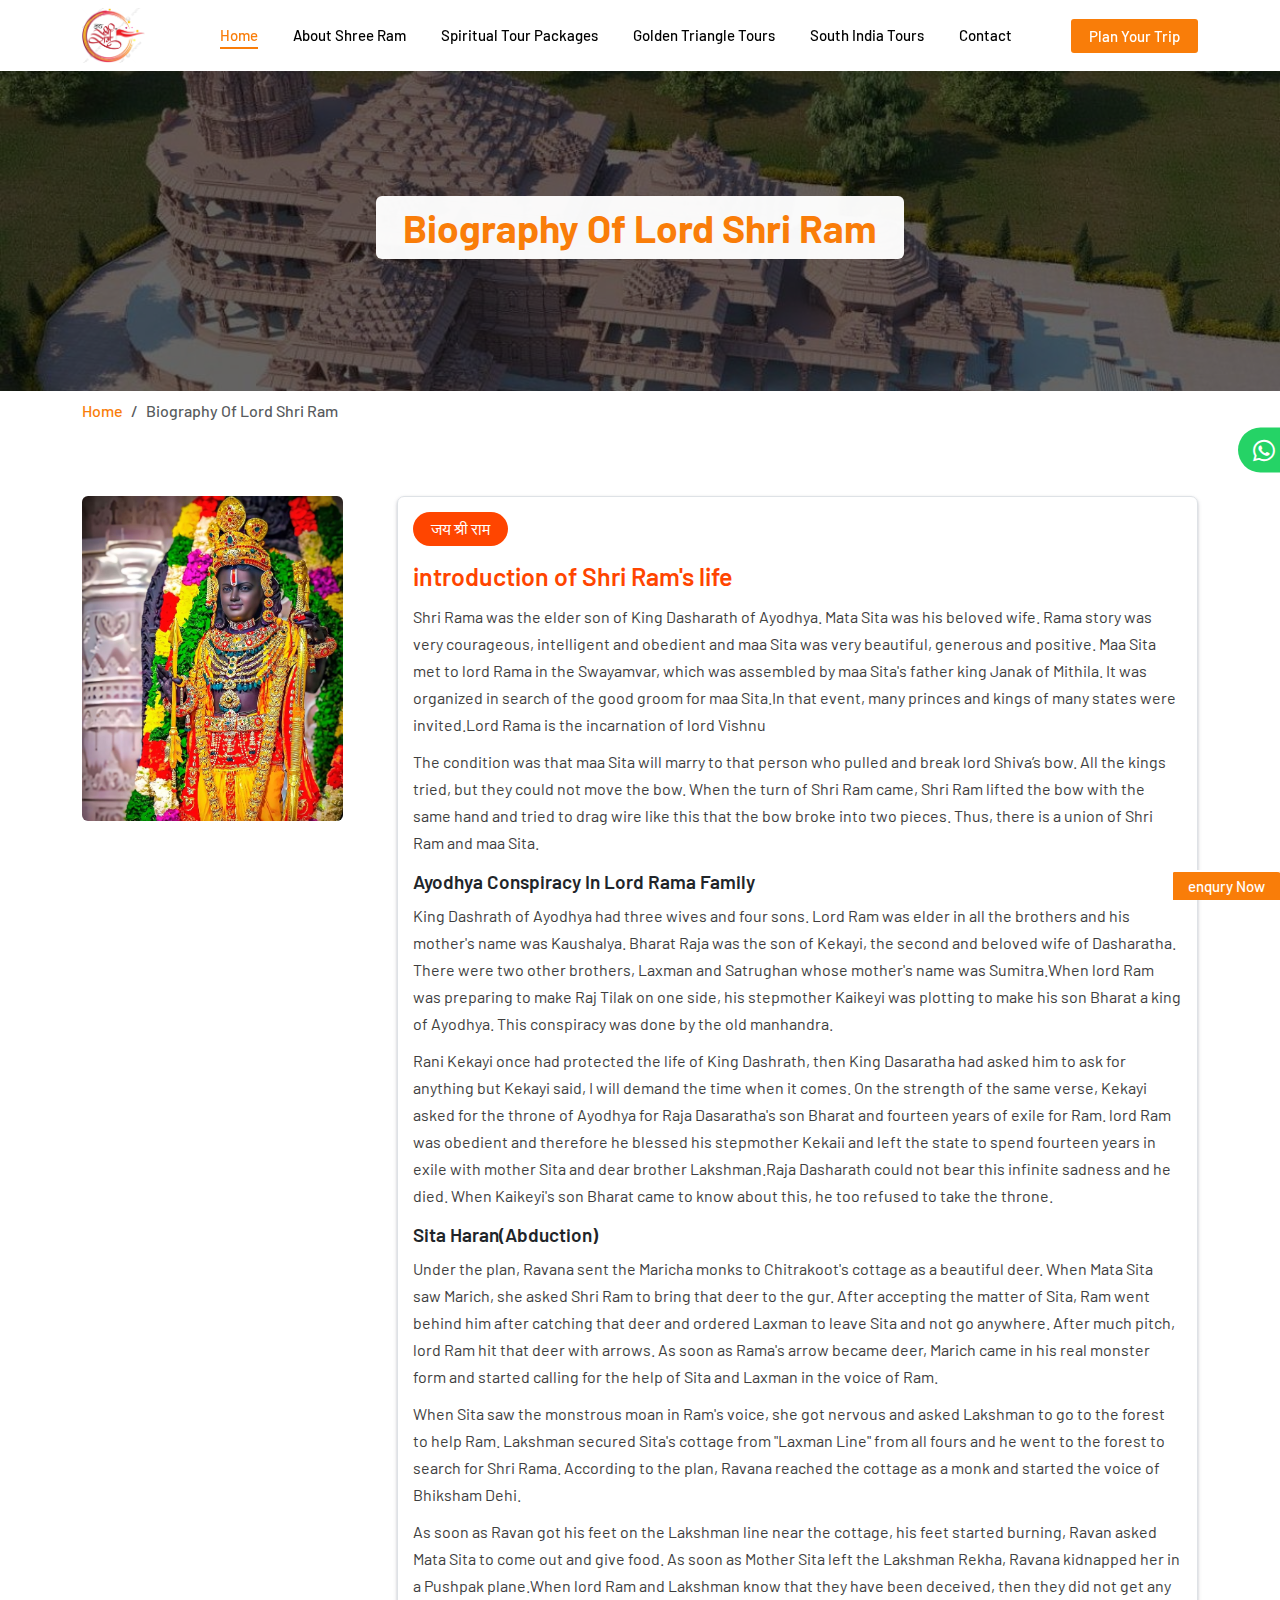
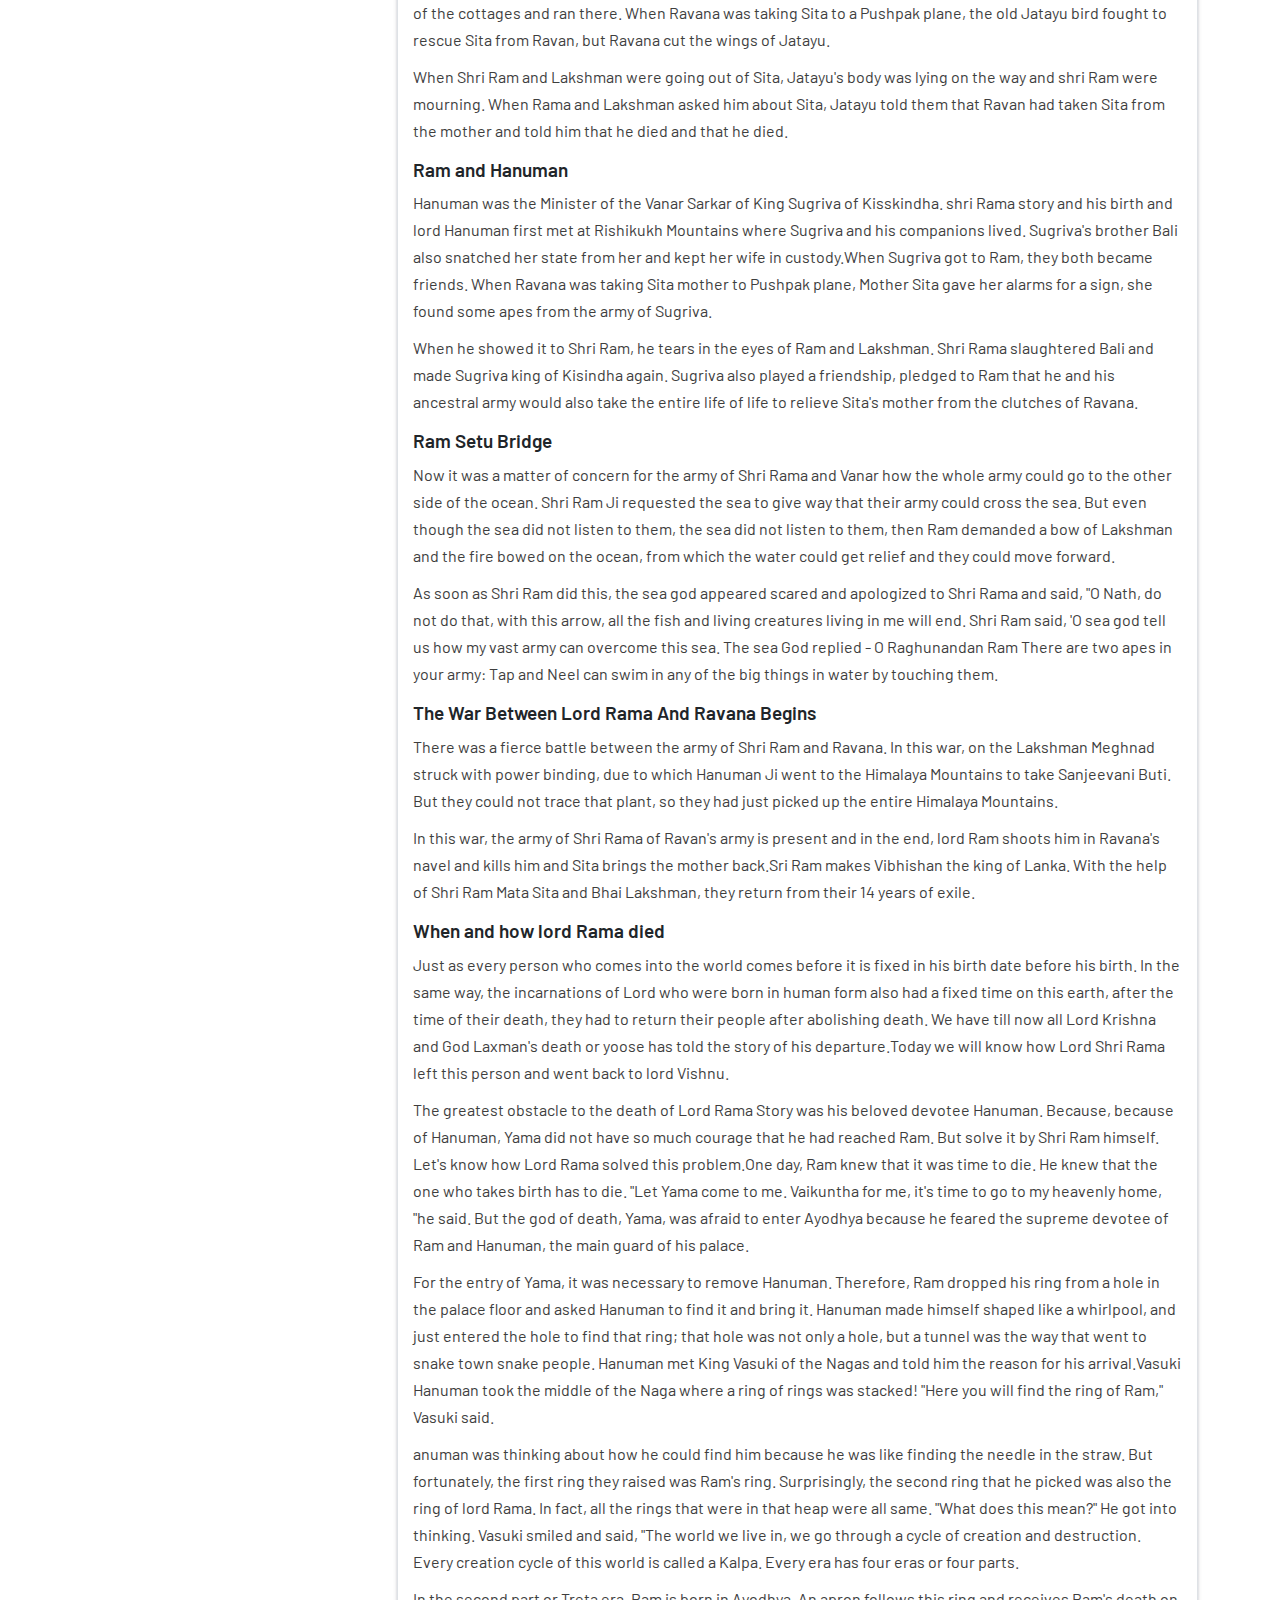
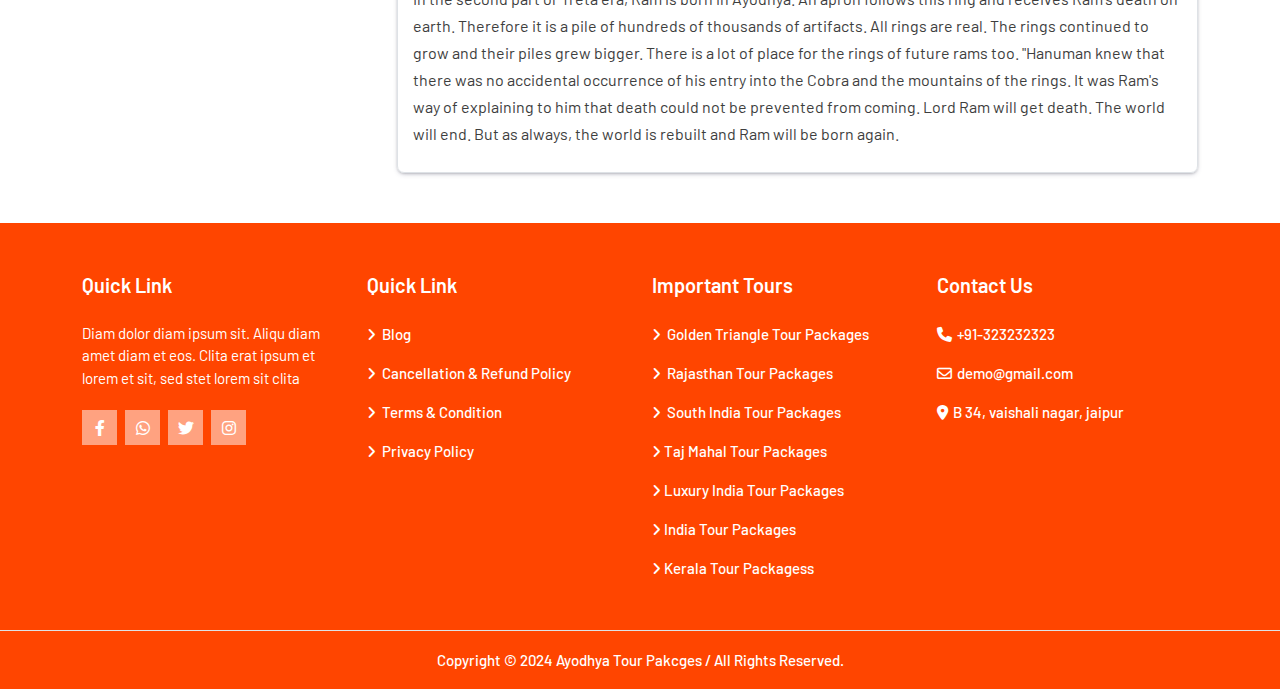
<file: about-shriram.html>
<!DOCTYPE html>
<html lang="en">
<head>
    <meta charset="UTF-8">
    <meta name="viewport" content="width=device-width, initial-scale=1.0">
    <title>Home</title>
    <!-- favicon  -->
    <link rel="icon" type="image/x-icon" href="assets/img/logo2.png">
    <!-- jquery  -->
    <script src="assets/js/JQUERY.js"></script>
    <!-- css  -->
    <link rel="stylesheet" href="assets/css/style.min.css">
    <!-- bootstrap css  -->
    <link rel="stylesheet" href="assets/css/bootstrap.min.css">
    <!-- font awesome  -->
    <link rel="stylesheet" href="assets/FontAwesome/css/all.min.css">
    <!-- select library  -->
    <link rel="stylesheet" href="assets/libs/selectbox/css/select2.min.css">
    <!-- select library 2 -->
    <link rel="stylesheet" href="assets/libs/selectbox/css/intlTelInput.min.css">
    <!-- select library 2 -->
    <link rel="stylesheet" href="assets/libs/swiperjs/css/swiper-bundle.min.css">
    <!-- glightbox library css -->
    <link rel="stylesheet" href="assets/libs/glightbox/glightbox.css">
    <!-- font family  -->
    <link rel="preconnect" href="https://fonts.googleapis.com">
    <link rel="preconnect" href="https://fonts.gstatic.com" crossorigin>
    <link href="https://fonts.googleapis.com/css2?family=Barlow:ital,wght@0,100;0,200;0,300;0,400;0,500;0,600;0,700;0,800;0,900;1,100;1,200;1,300;1,400;1,500;1,600;1,700;1,800;1,900&display=swap" rel="stylesheet">
</head>
<body>

    <!-- scroll to top start  -->
    <a href="#" class="d-flex align-items-center justify-content-center scroll-top shadow-sm rounded-circle position-fixed text-decoration-none" id="scrolltop">
        <i class="fa-solid fa-arrow-up"></i>
    </a>
    <!-- scroll to top end -->

    <!-- enquery button start  -->
    <a href="javascript:;" class="d-flex align-items-center enquery-btn text-decoration-none position-fixed" data-bs-toggle="modal" data-bs-target="#enquirymodal">
        enqury Now
    </a>
    <!-- enquery button end -->

    <!-- whatsapp button start  -->
    <a href="javascript:;" class="whatsapp-common-btn position-fixed d-flex align-items-center text-decoration-none justify-content-center"> 
        <i class="fa-brands fa-whatsapp"></i>
        <span class="text-nowrap">
            +91-123445656
        </span>
    </a>
    <!-- whatsapp button end -->


    <!-- navbar start  -->
    <nav class="navbar shadow-sm navbar-expand-lg container-fluid bg-white" aria-label="Offcanvas navbar large" id="navbar">
        <div class="container">
            <a href="index.html" class="navbar-brand py-0 d-flex align-items-center justify-content-center">
                <img src="assets/img/logo2.png" alt="logo" class="h-100 w-100 img-fluid">
            </a>
            <div class="offcanvas offcanvas-start nav-offcanvas " tabindex="-1" id="offcanvasNavbar2" aria-labelledby="offcanvasNavbar2Label">
              <div class="offcanvas-header border-bottom">
                <div class="offcanvas-title" id="offcanvasNavbar2Label">
                    <img src="assets/img/logo2.png" alt="logo" class="h-100 w-100 img-fluid">
                </div>
                <button type="button" class="btn-close shadow-none" data-bs-dismiss="offcanvas" aria-label="Close"></button>
              </div>
              <div class="offcanvas-body">
                <ul class="navbar-nav justify-content-center flex-grow-1">
                    <li class="nav-item navbar-item">
                        <a class="nav-link navbar-link fw-medium position-relative px-0 active" aria-current="page" href="index.html">Home</a>
                    </li>
                    <li class="nav-item navbar-item">
                        <a class="nav-link navbar-link fw-medium position-relative px-0" href="about-shriram.html">About Shree Ram</a>
                    </li>
                    <li class="nav-item navbar-item">
                        <a class="nav-link navbar-link fw-medium position-relative px-0" href="tour.html"> Spiritual Tour Packages </a>
                    </li>
                    <li class="nav-item navbar-item">
                        <a class="nav-link navbar-link fw-medium position-relative px-0" href="tour.html">Golden Triangle Tours</a>
                    </li>
                    <li class="nav-item navbar-item">
                        <a class="nav-link navbar-link fw-medium position-relative px-0" href="tour.html">South India Tours</a>
                    </li>
                    <li class="nav-item navbar-item">
                        <a class="nav-link navbar-link fw-medium position-relative px-0" href="contact.html"> Contact</a>
                    </li>
                </ul>
              </div>
            </div>
            <div class="d-flex align-items-center gap-3">
                <a href="plan-your-trip.html" class="text-decoration-none common-btn"> Plan Your Trip</a>
                <button class="navbar-toggler" type="button" data-bs-toggle="offcanvas" data-bs-target="#offcanvasNavbar2" aria-controls="offcanvasNavbar2" aria-label="Toggle navigation">
                    <i class="fa-solid fa-bars"></i>
                </button>
            </div>
        </div>
    </nav>
    <!-- navbar end -->

    <!-- heading section start  -->
    <section class="heading-page about-heading position-relative">
        <div class="container h-100">
            <div class="heading-main position-relative z-1 h-100 w-100 d-flex align-items-center justify-content-center">
                <h1 class="page-title fw-bold">
                    Biography Of Lord Shri Ram
                </h1>
            </div>
        </div>
    </section>
    <!-- heading section end -->

    <!-- breadcrumb section start  -->
    <section class="container-fluid breadcrumb-section">
        <div class="container">
            <nav aria-label="breadcrumb">
                <ol class="breadcrumb">
                  <li class="breadcrumb-item"><a href="index.html">Home</a></li>
                  <li class="breadcrumb-item active" aria-current="page"> Biography Of Lord Shri Ram</li>
                </ol>
            </nav>
        </div>
    </section>
    <!-- breadcrumb section end  -->


    <!-- about shree ram section start  -->
    <section class="container-fluid common-gap aboutlord-section">
        <div class="container">
            <div class="row mt-4 pt-2 gap-md-0 gap-4">
                <div class="col-lg-3 col-md-4 mx-auto col-sm-8">
                    <div class="lord-img rounded-2 sticky-top z-1 overflow-hidden">
                        <img src="assets/img/ramji.jpg" alt="ai shree ram" class="h-100 w-100">
                    </div>
                </div>
                <div class="col-lg-9 col-md-8">
                    <div class="about-card border">
                        <div class="d-inline-flex jaishree-tag rounded-5">
                            जय श्री राम
                        </div>
                        <h2 class="about-card-heading">
                            introduction of Shri Ram's life
                        </h2>
                        <div class="about-card-content">
                            <p>Shri Rama was the elder son of King Dasharath of Ayodhya. Mata Sita was his beloved wife. Rama story was very courageous, intelligent and obedient and maa Sita was very beautiful, generous and positive. Maa Sita met to lord Rama in the Swayamvar, which was assembled by maa Sita's father king Janak of Mithila. It was organized in search of the good groom for maa Sita.In that event, many princes and kings of many states were invited.Lord Rama is the incarnation of lord Vishnu</p>
                            <p>The condition was that maa Sita will marry to that person who pulled and break lord Shiva’s bow. All the kings tried, but they could not move the bow. When the turn of Shri Ram came, Shri Ram lifted the bow with the same hand and tried to drag wire like this that the bow broke into two pieces. Thus, there is a union of Shri Ram and maa Sita.</p>
                            <h3>Ayodhya Conspiracy In Lord Rama Family</h3>
                            <p>King Dashrath of Ayodhya had three wives and four sons. Lord Ram was elder in all the brothers and his mother's name was Kaushalya. Bharat Raja was the son of Kekayi, the second and beloved wife of Dasharatha. There were two other brothers, Laxman and Satrughan whose mother's name was Sumitra.When lord Ram was preparing to make Raj Tilak on one side, his stepmother Kaikeyi was plotting to make his son Bharat a king of Ayodhya. This conspiracy was done by the old manhandra.</p>
                            <p>Rani Kekayi once had protected the life of King Dashrath, then King Dasaratha had asked him to ask for anything but Kekayi said, I will demand the time when it comes. On the strength of the same verse, Kekayi asked for the throne of Ayodhya for Raja Dasaratha's son Bharat and fourteen years of exile for Ram. lord Ram was obedient and therefore he blessed his stepmother Kekaii and left the state to spend fourteen years in exile with mother Sita and dear brother Lakshman.Raja Dasharath could not bear this infinite sadness and he died. When Kaikeyi's son Bharat came to know about this, he too refused to take the throne.</p>
                            <h3>Sita Haran(Abduction)</h3>
                            <p>Under the plan, Ravana sent the Maricha monks to Chitrakoot's cottage as a beautiful deer. When Mata Sita saw Marich, she asked Shri Ram to bring that deer to the gur. After accepting the matter of Sita, Ram went behind him after catching that deer and ordered Laxman to leave Sita and not go anywhere. After much pitch, lord Ram hit that deer with arrows. As soon as Rama's arrow became deer, Marich came in his real monster form and started calling for the help of Sita and Laxman in the voice of Ram.</p>
                            <p>When Sita saw the monstrous moan in Ram's voice, she got nervous and asked Lakshman to go to the forest to help Ram. Lakshman secured Sita's cottage from "Laxman Line" from all fours and he went to the forest to search for Shri Rama. According to the plan, Ravana reached the cottage as a monk and started the voice of Bhiksham Dehi.</p>
                            <p>As soon as Ravan got his feet on the Lakshman line near the cottage, his feet started burning, Ravan asked Mata Sita to come out and give food. As soon as Mother Sita left the Lakshman Rekha, Ravana kidnapped her in a Pushpak plane.When lord Ram and Lakshman know that they have been deceived, then they did not get any of the cottages and ran there. When Ravana was taking Sita to a Pushpak plane, the old Jatayu bird fought to rescue Sita from Ravan, but Ravana cut the wings of Jatayu.</p>
                            <p>When Shri Ram and Lakshman were going out of Sita, Jatayu's body was lying on the way and shri Ram were mourning. When Rama and Lakshman asked him about Sita, Jatayu told them that Ravan had taken Sita from the mother and told him that he died and that he died.</p>
                            <h3>Ram and Hanuman</h3>
                            <p>Hanuman was the Minister of the Vanar Sarkar of King Sugriva of Kisskindha. shri Rama story and his birth and lord Hanuman first met at Rishikukh Mountains where Sugriva and his companions lived. Sugriva's brother Bali also snatched her state from her and kept her wife in custody.When Sugriva got to Ram, they both became friends. When Ravana was taking Sita mother to Pushpak plane, Mother Sita gave her alarms for a sign, she found some apes from the army of Sugriva.</p>
                            <p>When he showed it to Shri Ram, he tears in the eyes of Ram and Lakshman. Shri Rama slaughtered Bali and made Sugriva king of Kisindha again. Sugriva also played a friendship, pledged to Ram that he and his ancestral army would also take the entire life of life to relieve Sita's mother from the clutches of Ravana.</p>
                            <h3>Ram Setu Bridge</h3>
                            <p>Now it was a matter of concern for the army of Shri Rama and Vanar how the whole army could go to the other side of the ocean. Shri Ram Ji requested the sea to give way that their army could cross the sea. But even though the sea did not listen to them, the sea did not listen to them, then Ram demanded a bow of Lakshman and the fire bowed on the ocean, from which the water could get relief and they could move forward.</p>
                            <p>As soon as Shri Ram did this, the sea god appeared scared and apologized to Shri Rama and said, "O Nath, do not do that, with this arrow, all the fish and living creatures living in me will end. Shri Ram said, 'O sea god tell us how my vast army can overcome this sea. The sea God replied - O Raghunandan Ram There are two apes in your army: Tap and Neel can swim in any of the big things in water by touching them.</p>
                            <h3>The War Between Lord Rama And Ravana Begins</h3>
                            <p>There was a fierce battle between the army of Shri Ram and Ravana. In this war, on the Lakshman Meghnad struck with power binding, due to which Hanuman Ji went to the Himalaya Mountains to take Sanjeevani Buti. But they could not trace that plant, so they had just picked up the entire Himalaya Mountains.</p>
                            <p>In this war, the army of Shri Rama of Ravan's army is present and in the end, lord Ram shoots him in Ravana's navel and kills him and Sita brings the mother back.Sri Ram makes Vibhishan the king of Lanka. With the help of Shri Ram Mata Sita and Bhai Lakshman, they return from their 14 years of exile.</p>
                            <h3>When and how lord Rama died</h3>
                            <p>Just as every person who comes into the world comes before it is fixed in his birth date before his birth. In the same way, the incarnations of Lord who were born in human form also had a fixed time on this earth, after the time of their death, they had to return their people after abolishing death. We have till now all Lord Krishna and God Laxman's death or yoose has told the story of his departure.Today we will know how Lord Shri Rama left this person and went back to lord Vishnu.</p>
                            <p>The greatest obstacle to the death of Lord Rama Story was his beloved devotee Hanuman. Because, because of Hanuman, Yama did not have so much courage that he had reached Ram. But solve it by Shri Ram himself. Let's know how Lord Rama solved this problem.One day, Ram knew that it was time to die. He knew that the one who takes birth has to die. "Let Yama come to me. Vaikuntha for me, it's time to go to my heavenly home, "he said. But the god of death, Yama, was afraid to enter Ayodhya because he feared the supreme devotee of Ram and Hanuman, the main guard of his palace.</p>
                            <p>
                                For the entry of Yama, it was necessary to remove Hanuman. Therefore, Ram dropped his ring from a hole in the palace floor and asked Hanuman to find it and bring it. Hanuman made himself shaped like a whirlpool, and just entered the hole to find that ring; that hole was not only a hole, but a tunnel was the way that went to snake town snake people. Hanuman met King Vasuki of the Nagas and told him the reason for his arrival.Vasuki Hanuman took the middle of the Naga where a ring of rings was stacked! "Here you will find the ring of Ram," Vasuki said.</p>
                            <p>anuman was thinking about how he could find him because he was like finding the needle in the straw. But fortunately, the first ring they raised was Ram's ring. Surprisingly, the second ring that he picked was also the ring of lord Rama. In fact, all the rings that were in that heap were all same. "What does this mean?" He got into thinking. Vasuki smiled and said, "The world we live in, we go through a cycle of creation and destruction. Every creation cycle of this world is called a Kalpa. Every era has four eras or four parts.</p>
                            <p>In the second part or Treta era, Ram is born in Ayodhya. An apron follows this ring and receives Ram's death on earth. Therefore it is a pile of hundreds of thousands of artifacts. All rings are real. The rings continued to grow and their piles grew bigger. There is a lot of place for the rings of future rams too. "Hanuman knew that there was no accidental occurrence of his entry into the Cobra and the mountains of the rings. It was Ram's way of explaining to him that death could not be prevented from coming. Lord Ram will get death. The world will end. But as always, the world is rebuilt and Ram will be born again.</p>
                        </div>
                    </div>
                </div>
            </div>
        </div>
    </section>
    <!--about shree ram section start  -->


    <!-- footer start / -->
    <footer class="footer container-fluid footer-two common-gap">
        <div class="container">
            <div class="row gy-4">
                <div class="col-lg-3 col-sm-6">
                    <div class="footer-heading mt-0">
                        Quick Link
                    </div>
                    <p class="footer-para">Diam dolor diam ipsum sit. Aliqu diam amet diam et eos. Clita erat ipsum et lorem et sit, sed stet lorem sit clita</p>
                    <div class="d-flex align-items-center gap-2 social-list">
                        <a href="javascript:;" class="text-decoration-none social-link d-flex align-items-center justify-content-center">
                            <i class="fa-brands fa-facebook-f"></i>
                        </a>
                        <a href="javascript:;" class="text-decoration-none social-link d-flex align-items-center justify-content-center">
                            <i class="fa-brands fa-whatsapp"></i>
                        </a>
                        <a href="javascript:;" class="text-decoration-none social-link d-flex align-items-center justify-content-center">
                            <i class="fa-brands fa-twitter"></i>
                        </a>
                        <a href="javascript:;" class="text-decoration-none social-link d-flex align-items-center justify-content-center">
                            <i class="fa-brands fa-instagram"></i>
                        </a>
                    </div>
                </div>
                <!-- <div class="col-lg-3">
                    <div class="footer-logo">
                        <img src="assets/img/logo2.png" alt="logo" class="h-100 w-100 img-fluid">
                    </div>
                    <p class="footer-para">Diam dolor diam ipsum sit. Aliqu diam amet diam et eos. Clita erat ipsum et lorem et sit, sed stet lorem sit clita</p>
                </div> -->
                <div class="col-lg-3 col-sm-6">
                    <div class="footer-heading">
                        Quick Link
                    </div>
                    <ul class="footer-list list-unstyled d-flex flex-column mb-0">
                        <li><a href="blog.html" class="text-decoration-none footer-link footer-link-two"> Blog</a></li>
                        <li><a href="javascript:;" class="text-decoration-none footer-link footer-link-two"> Cancellation & Refund Policy</a></li>
                        <li><a href="javascript:;" class="text-decoration-none footer-link footer-link-two"> Terms & Condition</a></li>
                        <li><a href="javascript:;" class="text-decoration-none footer-link footer-link-two"> Privacy Policy</a></li>
                    </ul>
                </div>
                <div class="col-lg-3 col-sm-6">
                    <div class="footer-heading">
                        Important Tours
                    </div>
                    <ul class="footer-list list-unstyled d-flex flex-column mb-0">
                        <li><a href="packges.html" class="text-decoration-none footer-link footer-link-two"> Golden Triangle Tour Packages</a></li>
                        <li><a href="packges.html" class="text-decoration-none footer-link footer-link-two"> Rajasthan Tour Packages</a></li>
                        <li><a href="packges.html" class="text-decoration-none footer-link footer-link-two"> South India Tour Packages</a></li>
                        <li><a href="packges.html" class="text-decoration-none footer-link footer-link-two">Taj Mahal Tour Packages</a></li>
                        <li><a href="packges.html" class="text-decoration-none footer-link footer-link-two">Luxury India Tour Packages</a></li>
                        <li><a href="packges.html" class="text-decoration-none footer-link footer-link-two">India Tour Packages</a></li>
                        <li><a href="packges.html" class="text-decoration-none footer-link footer-link-two">Kerala Tour Packagess</a></li>
                    </ul>
                </div>
                <div class="col-lg-3 col-sm-6">
                    <div class="footer-heading">
                        Contact Us
                    </div>
                    <ul class="footer-list list-unstyled d-flex flex-column mb-0">
                        <li>
                            <a href="javascript:;" class="text-decoration-none footer-link footer-link-two footer-link-three"> 
                                <span><i class="fa-solid fa-phone"></i></span>
                                +91-323232323
                            </a>
                        </li>
                        <li>
                            <a href="javascript:;" class="text-decoration-none footer-link footer-link-two footer-link-three"> 
                                <span><i class="fa-regular fa-envelope"></i></span>
                               demo@gmail.com
                            </a>
                        </li>
                        <li>
                            <span class="text-decoration-none footer-link footer-link-three"> 
                                <span><i class="fa-solid fa-location-dot"></i></span>
                              B 34, vaishali nagar, jaipur 
                            </span>
                        </li>
                    </ul>
                </div>        
            </div>
        </div>
    </footer>
    <!-- footer end -->


    <!-- copright section start  -->
    <section class="container-fluid copright-section copright-section-two border-top">
        <div class="container">
            <div class="copyright-title text-center">
                <p class="fw-medium">Copyright © 2024 <a href="javascript:;" class="text-decoration-none">Ayodhya Tour Pakcges</a> / All Rights Reserved.</p>
            </div>
        </div>
    </section>
    <!-- copright section end -->


    <!-- enquiry modal start  -->
    <div class="modal fade enquiry-modal" id="enquirymodal" tabindex="-1" aria-labelledby="exampleModalLabel" aria-hidden="true">
        <div class="modal-dialog enquiry-dialog modal-dialog-scrollable modal-dialog-centered">
          <div class="modal-content">
            <div class="modal-header">
              <div class="modal-title" id="exampleModalLabel">Enquiry Now</div>
              <button type="button" class="border-0 bg-transparent close-btn shadow-none" data-bs-dismiss="modal" aria-label="Close">
                <i class="fas close-icon fa-times"></i>
              </button>
            </div>
            <div class="modal-body">
               <form action="">
                    <div class="row g-3">
                        <div class="col-md-6">
                            <div class="input-data mt-0">
                                <label for="" class="input-label">Name</label>
                                <input type="text" class="form-control form-input shadow-none" placeholder="Name">
                            </div>
                        </div>
                        <div class="col-md-6">
                            <div class="input-data mt-0">
                                <label for="" class="input-label">Phone Number</label>
                                <input type="text" class="form-control form-input shadow-none" placeholder="Phone Number">
                            </div>
                        </div>
                        <div class="col-md-6">
                            <div class="input-data mt-0">
                                <label for="" class="input-label">Email Address</label>
                                <input type="text" class="form-control form-input shadow-none" placeholder="Email Address">
                            </div>
                        </div>
                        <div class="col-md-6">
                            <div class="input-data mt-0">
                                <label for="" class="input-label">Date</label>
                                <input type="date" class="form-control form-input shadow-none">
                            </div>
                        </div>
                        <div class="col-md-6">
                            <div class="input-data mt-0">
                                <label for="" class="input-label">No. Of Days</label>
                                <select class="form-select form-input shadow-none">
                                    <option value="">No. Of Days</option>
                                    <option value="1">1</option>
                                    <option value="2">2</option>
                                    <option value="3">3</option>
                                    <option value="4">4</option>
                                    <option value="5">5</option>
                                    <option value="6">6</option>
                                    <option value="7">7</option>
                                    <option value="8">8</option>
                                    <option value="9">9</option>
                                    <option value="10">10</option>
                                    <option value="11">10 +</option>
                                </select>
                            </div>
                        </div>
                        <div class="col-md-6">
                            <div class="input-data mt-0">
                                <label for="" class="input-label">Adult</label>
                                <select class="form-select form-input shadow-none">
                                    <option value="">Adult</option>
                                    <option value="1"> 1</option>
                                    <option value="2"> 2</option>
                                    <option value="3"> 3</option>
                                    <option value="4">4</option>
                                </select>
                            </div>
                        </div>
                        <div class="col-md-6">
                            <div class="input-data mt-0">
                                <label for="" class="input-label">Child Age</label>
                                <select class="form-select form-input shadow-none">
                                    <option value="">Child Age</option>
                                    <option value="1">1</option>
                                    <option value="2">2</option>
                                    <option value="3">3</option>
                                    <option value="4">4</option>
                                    <option value="5">5</option>
                                    <option value="6">6</option>
                                    <option value="7">7</option>
                                    <option value="8">8</option>
                                    <option value="9">9</option>
                                    <option value="10">10</option>
                                    <option value="11">11</option>
                                    <option value="12">12</option>
                                </select>
                            </div>
                        </div>
                        <div class="col-md-6">
                            <div class="input-data mt-0">
                                <label for="" class="input-label">Car Type</label>
                                <select class="form-select form-input shadow-none">
                                    <option value=""> Car Type</option>
                                    <option value="Economy Cars">Economy Cars</option>
                                    <option value="Luxury Cars">Luxury Cars</option>
                                    <option value="Suv Cars">Suv Cars</option>
                                    <option value="Coaches">Coaches</option>
                                </select>
                            </div>
                        </div>
                        <div class="col-md-12">
                            <div class="input-data mt-0">
                                <label for="" class="input-label">Your message</label>
                                <div>
                                    <textarea name="" id="" class="form-control form-input shadow-none textarea" placeholder="Your message"></textarea>
                                </div>
                            </div>
                        </div>
                        <div class="col-12">
                            <div class="mt-3 d-flex align-items-center justify-content-center">
                                <button class="common-btn">
                                    Submit
                                </button>
                            </div>
                        </div>
                    </div>
               </form>
            </div>
            <!-- <div class="modal-footer">
              <button type="button" class="btn btn-secondary" data-bs-dismiss="modal">Close</button>
              <button type="button" class="btn btn-primary">Save changes</button>
            </div> -->
          </div>
        </div>
    </div>
    <!-- enquiry modal end -->


    <!-- bootstrap js  -->
    <script src="assets/libs/bootstrap/js/bootstrap.bundle.min.js"></script>
    <!-- custom js  -->
    <script src="assets/js/main.js"></script>
    <!-- select library  -->
    <script src="assets/libs/selectbox/js/select2.min.js"></script>
    <!-- select library 2 -->
    <script src="assets/libs/selectbox/js/intlTelInput.min.js"></script>
    <!-- swiper js library  -->
    <script src="assets/libs/swiperjs/js/swiper-bundle.min.js"></script>
    <!-- glightbox js  -->
    <script src="assets/libs/glightbox/glightbox.js"></script>

    <script>
        var swiper = new Swiper(".heroslider", {
            loop:true,
            autoplay: {
                delay: 2000,
                disableOnInteraction: false,
            },
            navigation: {
                nextEl: ".swiper-button-next",
                prevEl: ".swiper-button-prev",
            },
        });
    </script>

    <!-- blog slider js start  -->
    <script>
        var swiper = new Swiper(".blogslider", {
            slidesPerView: 1,
            spaceBetween: 10,
            navigation: {
                nextEl: ".swiper-button-next",
                prevEl: ".swiper-button-prev",
            },
            pagination: {
                el: ".swiper-pagination",
                dynamicBullets: true,
                clickable: true,
            },
            breakpoints: {
                640: {
                slidesPerView: 2,
                },
                768: {
                slidesPerView: 4,
                },
                1024: {
                slidesPerView: 5,
                },
            },
        });
    </script>
    <!-- blog slider js end -->

    <script>
        var lightbox = GLightbox();
        lightbox.on('open', (target) => {
            console.log('lightbox opened');
        });
        var lightboxDescription = GLightbox({
            selector: '.glightbox2'
        });
        var lightboxVideo = GLightbox({
            selector: '.glightbox3'
        });
        lightboxVideo.on('slide_changed', ({ prev, current }) => {
            console.log('Prev slide', prev);
            console.log('Current slide', current);

            const { slideIndex, slideNode, slideConfig, player } = current;

            if (player) {
                if (!player.ready) {
                    // If player is not ready
                    player.on('ready', (event) => {
                        // Do something when video is ready
                    });
                }

                player.on('play', (event) => {
                    console.log('Started play');
                });

                player.on('volumechange', (event) => {
                    console.log('Volume change');
                });

                player.on('ended', (event) => {
                    console.log('Video ended');
                });
            }
        });

        var lightboxInlineIframe = GLightbox({
    selector: '.glightbox4'
});

    </script>
</body>
</html>
</file>
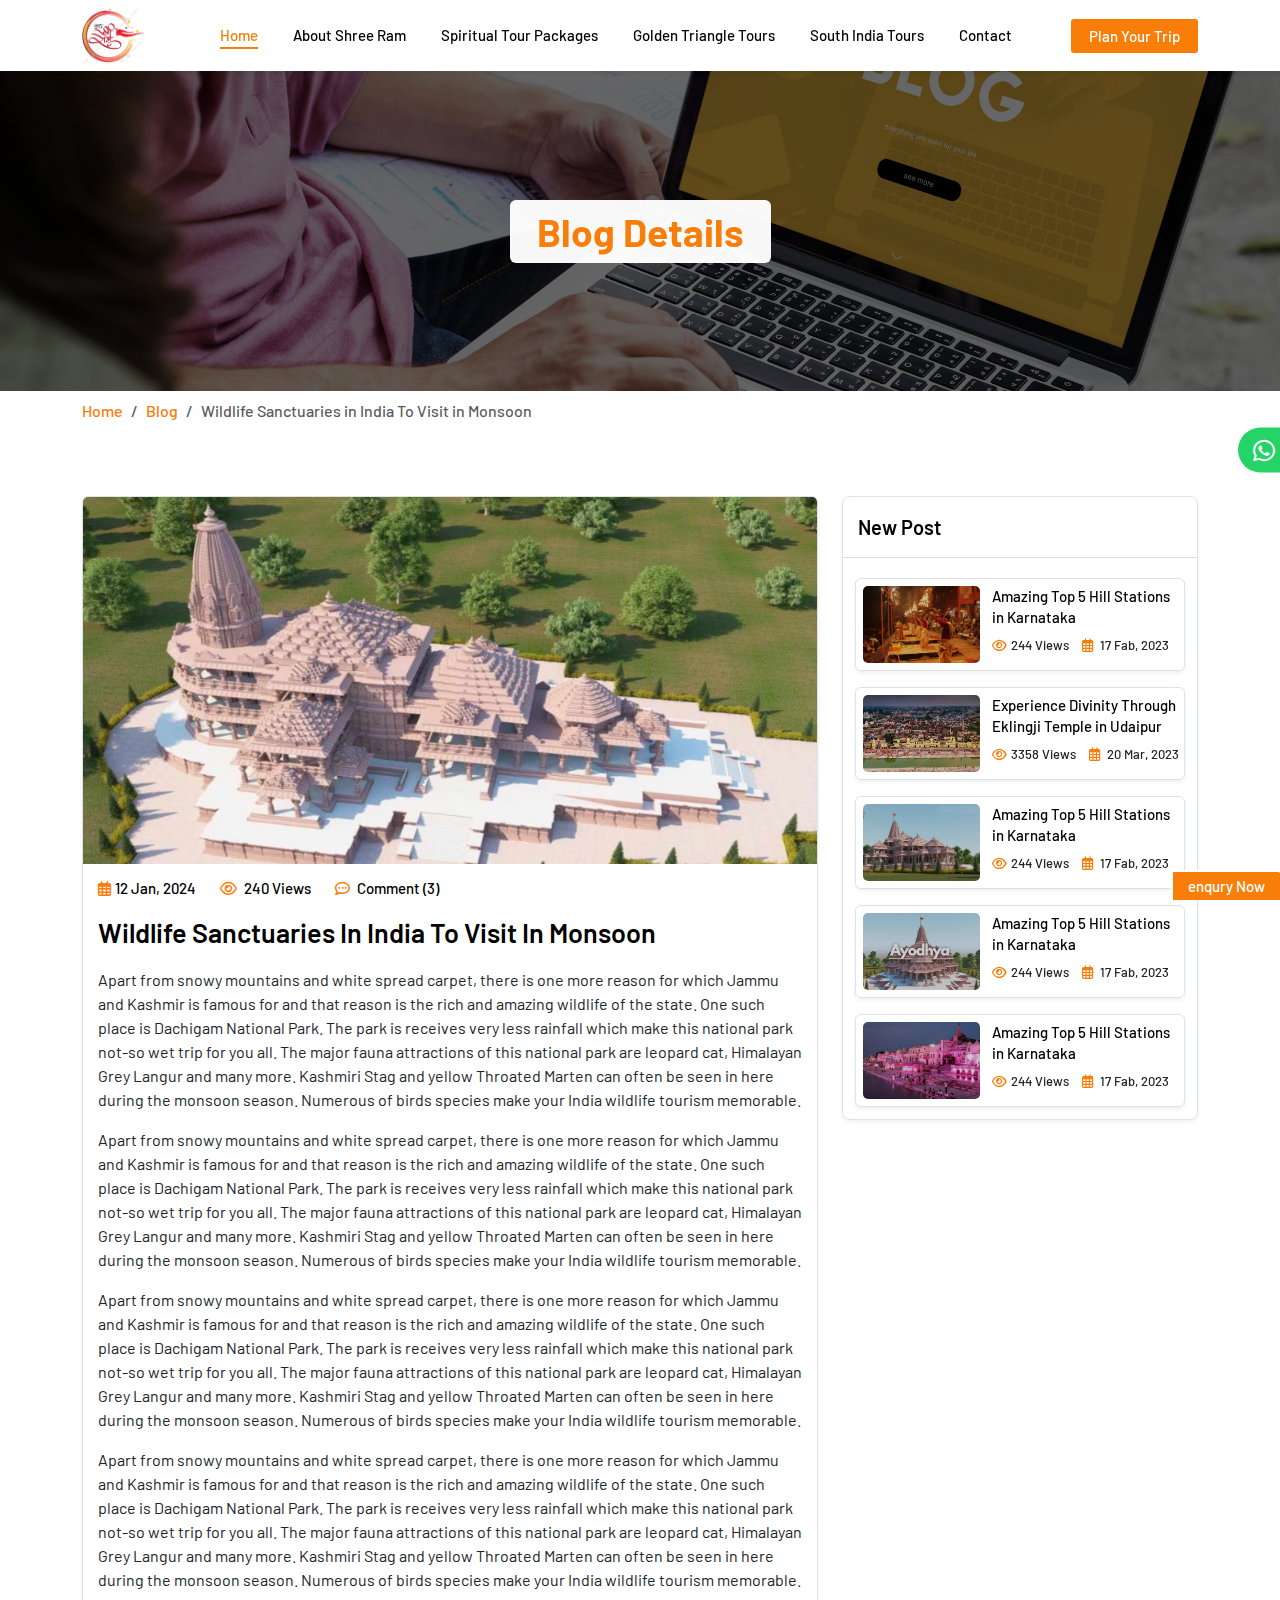
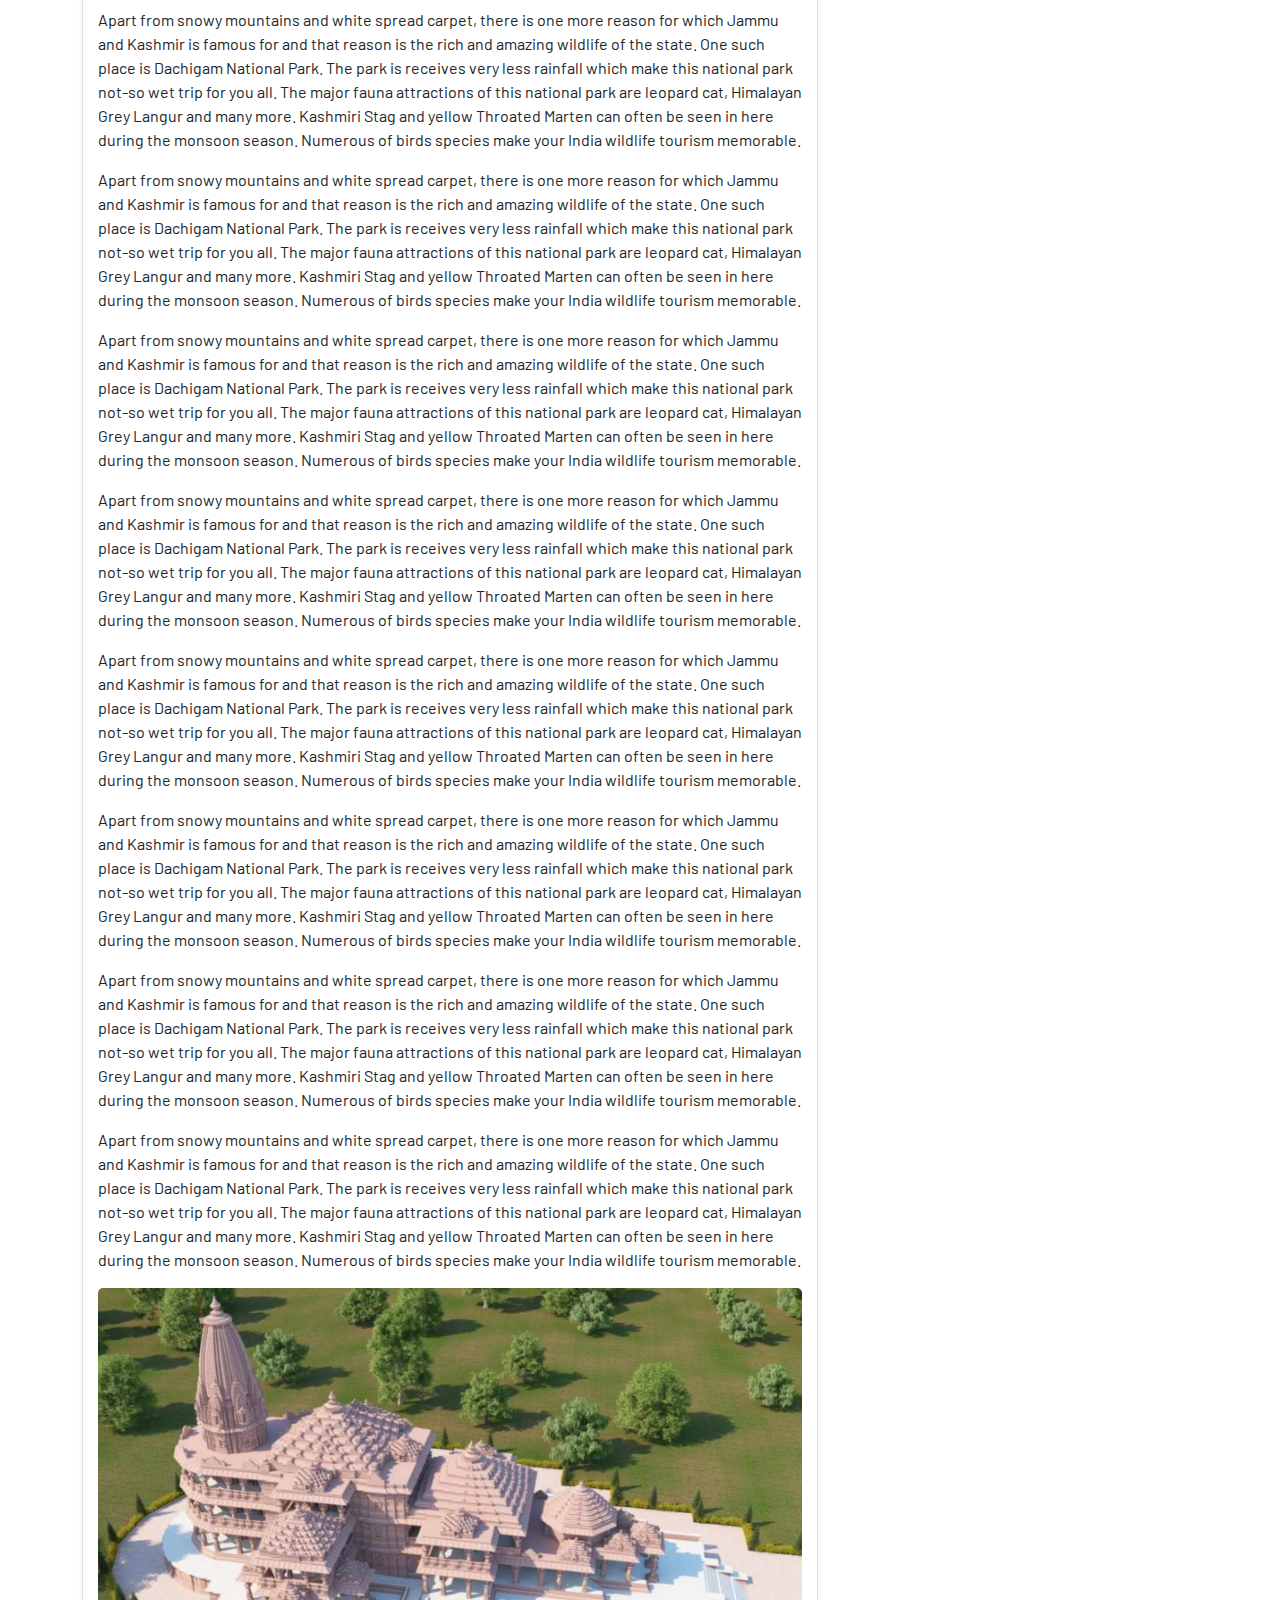
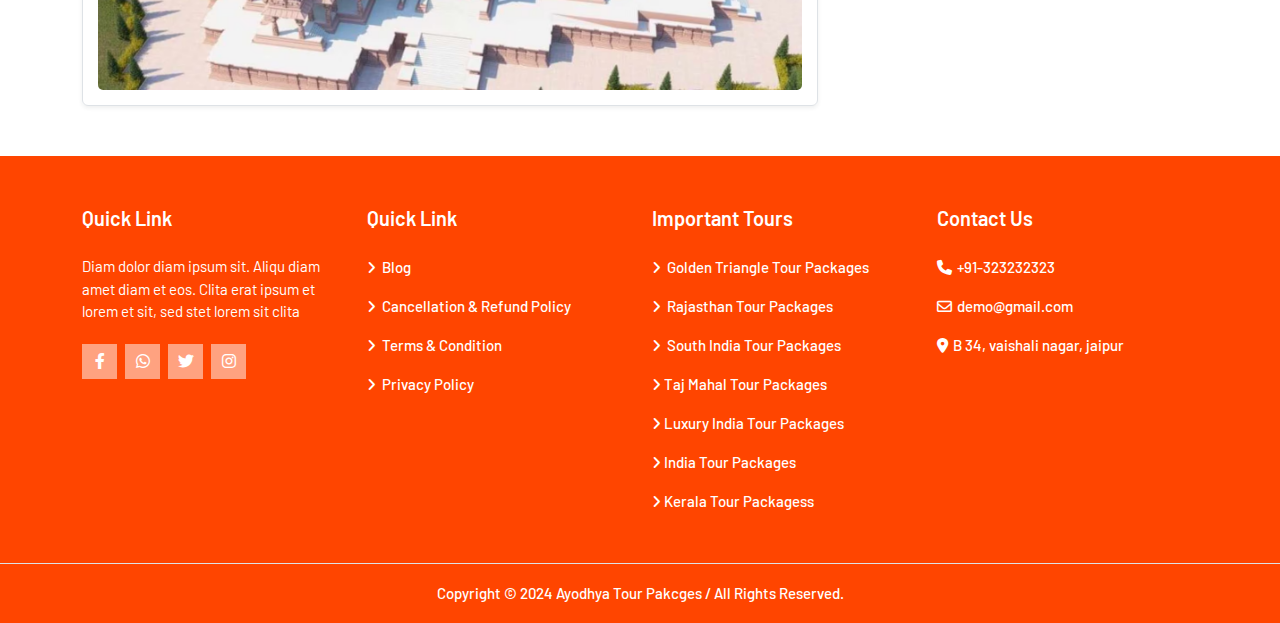
<file: blog-detail.html>
<!DOCTYPE html>
<html lang="en">
<head>
    <meta charset="UTF-8">
    <meta name="viewport" content="width=device-width, initial-scale=1.0">
    <title>Home</title>
    <!-- favicon  -->
    <link rel="icon" type="image/x-icon" href="assets/img/logo2.png">
    <!-- jquery  -->
    <script src="assets/js/JQUERY.js"></script>
    <!-- css  -->
    <link rel="stylesheet" href="assets/css/style.min.css">
    <!-- bootstrap css  -->
    <link rel="stylesheet" href="assets/css/bootstrap.min.css">
    <!-- font awesome  -->
    <link rel="stylesheet" href="assets/FontAwesome/css/all.min.css">
    <!-- select library  -->
    <link rel="stylesheet" href="assets/libs/selectbox/css/select2.min.css">
    <!-- select library 2 -->
    <link rel="stylesheet" href="assets/libs/selectbox/css/intlTelInput.min.css">
    <!-- select library 2 -->
    <link rel="stylesheet" href="assets/libs/swiperjs/css/swiper-bundle.min.css">
    <!-- glightbox library css -->
    <link rel="stylesheet" href="assets/libs/glightbox/glightbox.css">
    <!-- font family  -->
    <link rel="preconnect" href="https://fonts.googleapis.com">
    <link rel="preconnect" href="https://fonts.gstatic.com" crossorigin>
    <link href="https://fonts.googleapis.com/css2?family=Barlow:ital,wght@0,100;0,200;0,300;0,400;0,500;0,600;0,700;0,800;0,900;1,100;1,200;1,300;1,400;1,500;1,600;1,700;1,800;1,900&display=swap" rel="stylesheet">
</head>
<body>

    <!-- scroll to top start  -->
    <a href="#" class="d-flex align-items-center justify-content-center scroll-top shadow-sm rounded-circle position-fixed text-decoration-none" id="scrolltop">
        <i class="fa-solid fa-arrow-up"></i>
    </a>
    <!-- scroll to top end -->

    <!-- enquery button start  -->
    <a href="javascript:;" class="d-flex align-items-center enquery-btn text-decoration-none position-fixed" data-bs-toggle="modal" data-bs-target="#enquirymodal">
        enqury Now
    </a>
    <!-- enquery button end -->

    <!-- whatsapp button start  -->
    <a href="javascript:;" class="whatsapp-common-btn position-fixed d-flex align-items-center text-decoration-none justify-content-center"> 
        <i class="fa-brands fa-whatsapp"></i>
        <span class="text-nowrap">
            +91-123445656
        </span>
    </a>
    <!-- whatsapp button end -->

    
    <!-- navbar start  -->
    <nav class="navbar shadow-sm navbar-expand-xl container-fluid bg-white" aria-label="Offcanvas navbar large" id="navbar">
        <div class="container">
            <a href="index.html" class="navbar-brand py-0 d-flex align-items-center justify-content-center">
                <img src="assets/img/logo2.png" alt="logo" class="h-100 w-100 img-fluid">
            </a>
            <div class="offcanvas offcanvas-start nav-offcanvas " tabindex="-1" id="offcanvasNavbar2" aria-labelledby="offcanvasNavbar2Label">
              <div class="offcanvas-header border-bottom">
                <div class="offcanvas-title" id="offcanvasNavbar2Label">
                    <img src="assets/img/logo2.png" alt="logo" class="h-100 w-100 img-fluid">
                </div>
                <button type="button" class="btn-close shadow-none" data-bs-dismiss="offcanvas" aria-label="Close"></button>
              </div>
              <div class="offcanvas-body">
                <ul class="navbar-nav justify-content-center flex-grow-1">
                    <li class="nav-item navbar-item">
                        <a class="nav-link navbar-link fw-medium position-relative px-0 active" aria-current="page" href="index.html">Home</a>
                    </li>
                    <li class="nav-item navbar-item">
                        <a class="nav-link navbar-link fw-medium position-relative px-0" href="about-shriram.html">About Shree Ram</a>
                    </li>
                    <li class="nav-item navbar-item">
                        <a class="nav-link navbar-link fw-medium position-relative px-0" href="tour.html"> Spiritual Tour Packages </a>
                    </li>
                    <li class="nav-item navbar-item">
                        <a class="nav-link navbar-link fw-medium position-relative px-0" href="tour.html">Golden Triangle Tours</a>
                    </li>
                    <li class="nav-item navbar-item">
                        <a class="nav-link navbar-link fw-medium position-relative px-0" href="tour.html">South India Tours</a>
                    </li>
                    <li class="nav-item navbar-item">
                        <a class="nav-link navbar-link fw-medium position-relative px-0" href="contact.html"> Contact</a>
                    </li>
                </ul>
              </div>
            </div>
            <div class="d-flex align-items-center gap-3">
                <a href="plan-your-trip.html" class="text-decoration-none common-btn"> Plan Your Trip</a>
                <button class="navbar-toggler" type="button" data-bs-toggle="offcanvas" data-bs-target="#offcanvasNavbar2" aria-controls="offcanvasNavbar2" aria-label="Toggle navigation">
                    <i class="fa-solid fa-bars"></i>
                </button>
            </div>
        </div>
    </nav>
    <!-- navbar end -->

    <!-- heading section start  -->
    <section class="heading-page position-relative">
        <div class="container h-100">
            <div class="heading-main position-relative z-1 h-100 w-100 d-flex align-items-center justify-content-center">
                <div class="page-title fw-bold">
                   Blog Details
                </div>
            </div>
        </div>
    </section>
    <!-- heading section end -->


    <!-- breadcrumb section start  -->
    <section class="container-fluid breadcrumb-section">
        <div class="container">
            <nav aria-label="breadcrumb">
                <ol class="breadcrumb">
                  <li class="breadcrumb-item"><a href="index.html">Home</a></li>
                  <li class="breadcrumb-item"><a href="blog.html">Blog</a></li>
                  <li class="breadcrumb-item active" aria-current="page"> Wildlife Sanctuaries in India To Visit in Monsoon</li>
                </ol>
            </nav>
        </div>
    </section>
    <!-- breadcrumb section end  -->


    <!-- blog section start  -->
    <section class="container-fluid common-gap blog-section blog-detail-section">
        <div class="container">
            <div class="row mt-4 pt-2 gap-lg-0 gap-4">
                <div class="col-lg-8">
                    <div class="blog-detail-card border rounded-2 overflow-hidden shadow-sm">
                        <div class="blog-detail-img">
                            <img src="assets/img/slider4.avif" alt="blog" class="h-100 w-100 img-fluid">
                        </div>
                        <div class="blog-detail-inner">
                            <div class="d-flex align-items-center gap-sm-4 gap-3 mb-3">
                                <div class="blog-detail-icons"><i class="fa-regular fa-calendar-days"></i>12 Jan, 2024</div>
                                <div class="blog-detail-icons">
                                    <i class="fa-regular fa-eye"></i>
                                    240 Views
                                </div>
                                <div class="blog-detail-icons">
                                    <i class="fa-regular fa-comment-dots"></i>
                                    Comment (3)
                                </div>
                            </div>
                            <div class="blog-detail-heading">
                                <span>Wildlife Sanctuaries In India To Visit In Monsoon</span>
                            </div>
                            <p>Apart from snowy mountains and white spread carpet, there is one more reason for which Jammu and Kashmir is famous for and that reason is the rich and amazing wildlife of the state. One such place is Dachigam National Park. The park is receives very less rainfall which make this national park not-so wet trip for you all. The major fauna attractions of this national park are leopard cat, Himalayan Grey Langur and many more. Kashmiri Stag and yellow Throated Marten can often be seen in here during the monsoon season. Numerous of birds species make your India wildlife tourism memorable.</p>
                            <p>Apart from snowy mountains and white spread carpet, there is one more reason for which Jammu and Kashmir is famous for and that reason is the rich and amazing wildlife of the state. One such place is Dachigam National Park. The park is receives very less rainfall which make this national park not-so wet trip for you all. The major fauna attractions of this national park are leopard cat, Himalayan Grey Langur and many more. Kashmiri Stag and yellow Throated Marten can often be seen in here during the monsoon season. Numerous of birds species make your India wildlife tourism memorable.</p>
                            <p>Apart from snowy mountains and white spread carpet, there is one more reason for which Jammu and Kashmir is famous for and that reason is the rich and amazing wildlife of the state. One such place is Dachigam National Park. The park is receives very less rainfall which make this national park not-so wet trip for you all. The major fauna attractions of this national park are leopard cat, Himalayan Grey Langur and many more. Kashmiri Stag and yellow Throated Marten can often be seen in here during the monsoon season. Numerous of birds species make your India wildlife tourism memorable.</p>
                            <p>Apart from snowy mountains and white spread carpet, there is one more reason for which Jammu and Kashmir is famous for and that reason is the rich and amazing wildlife of the state. One such place is Dachigam National Park. The park is receives very less rainfall which make this national park not-so wet trip for you all. The major fauna attractions of this national park are leopard cat, Himalayan Grey Langur and many more. Kashmiri Stag and yellow Throated Marten can often be seen in here during the monsoon season. Numerous of birds species make your India wildlife tourism memorable.</p>
                            <p>Apart from snowy mountains and white spread carpet, there is one more reason for which Jammu and Kashmir is famous for and that reason is the rich and amazing wildlife of the state. One such place is Dachigam National Park. The park is receives very less rainfall which make this national park not-so wet trip for you all. The major fauna attractions of this national park are leopard cat, Himalayan Grey Langur and many more. Kashmiri Stag and yellow Throated Marten can often be seen in here during the monsoon season. Numerous of birds species make your India wildlife tourism memorable.</p>
                            <p>Apart from snowy mountains and white spread carpet, there is one more reason for which Jammu and Kashmir is famous for and that reason is the rich and amazing wildlife of the state. One such place is Dachigam National Park. The park is receives very less rainfall which make this national park not-so wet trip for you all. The major fauna attractions of this national park are leopard cat, Himalayan Grey Langur and many more. Kashmiri Stag and yellow Throated Marten can often be seen in here during the monsoon season. Numerous of birds species make your India wildlife tourism memorable.</p>
                            <p>Apart from snowy mountains and white spread carpet, there is one more reason for which Jammu and Kashmir is famous for and that reason is the rich and amazing wildlife of the state. One such place is Dachigam National Park. The park is receives very less rainfall which make this national park not-so wet trip for you all. The major fauna attractions of this national park are leopard cat, Himalayan Grey Langur and many more. Kashmiri Stag and yellow Throated Marten can often be seen in here during the monsoon season. Numerous of birds species make your India wildlife tourism memorable.</p>
                            <p>Apart from snowy mountains and white spread carpet, there is one more reason for which Jammu and Kashmir is famous for and that reason is the rich and amazing wildlife of the state. One such place is Dachigam National Park. The park is receives very less rainfall which make this national park not-so wet trip for you all. The major fauna attractions of this national park are leopard cat, Himalayan Grey Langur and many more. Kashmiri Stag and yellow Throated Marten can often be seen in here during the monsoon season. Numerous of birds species make your India wildlife tourism memorable.</p>
                            <p>Apart from snowy mountains and white spread carpet, there is one more reason for which Jammu and Kashmir is famous for and that reason is the rich and amazing wildlife of the state. One such place is Dachigam National Park. The park is receives very less rainfall which make this national park not-so wet trip for you all. The major fauna attractions of this national park are leopard cat, Himalayan Grey Langur and many more. Kashmiri Stag and yellow Throated Marten can often be seen in here during the monsoon season. Numerous of birds species make your India wildlife tourism memorable.</p>
                            <p>Apart from snowy mountains and white spread carpet, there is one more reason for which Jammu and Kashmir is famous for and that reason is the rich and amazing wildlife of the state. One such place is Dachigam National Park. The park is receives very less rainfall which make this national park not-so wet trip for you all. The major fauna attractions of this national park are leopard cat, Himalayan Grey Langur and many more. Kashmiri Stag and yellow Throated Marten can often be seen in here during the monsoon season. Numerous of birds species make your India wildlife tourism memorable.</p>
                            <p>Apart from snowy mountains and white spread carpet, there is one more reason for which Jammu and Kashmir is famous for and that reason is the rich and amazing wildlife of the state. One such place is Dachigam National Park. The park is receives very less rainfall which make this national park not-so wet trip for you all. The major fauna attractions of this national park are leopard cat, Himalayan Grey Langur and many more. Kashmiri Stag and yellow Throated Marten can often be seen in here during the monsoon season. Numerous of birds species make your India wildlife tourism memorable.</p>
                            <p>Apart from snowy mountains and white spread carpet, there is one more reason for which Jammu and Kashmir is famous for and that reason is the rich and amazing wildlife of the state. One such place is Dachigam National Park. The park is receives very less rainfall which make this national park not-so wet trip for you all. The major fauna attractions of this national park are leopard cat, Himalayan Grey Langur and many more. Kashmiri Stag and yellow Throated Marten can often be seen in here during the monsoon season. Numerous of birds species make your India wildlife tourism memorable.</p>
                            <img src="assets/img/slider4.avif" alt="blog" class="h-100 w-100 img-fluid">
                        </div>
                    </div>
                </div>
                <div class="col-lg-4">
                    <div class="blog-left-card sticky-top z-0 shadow-sm border rounded-3">
                        <div class="blog-left-heading border-bottom">New Post</div>
                        <div class="row blog-left-inner g-3">
                            <div class="col-lg-12 col-md-6">
                                <div class="blog-small-card rounded-2 position-relative border">
                                    <div class="row">
                                        <div class="col-5">
                                            <div class="blog-small-img overflow-hidden">
                                                <img src="assets/img/slider.webp" alt="blog" class="h-100 w-100 img-fluid">
                                            </div>
                                        </div>
                                        <div class="col-7 ps-0">
                                            <a href="" class="text-decoration-none small-card-title stretched-link">Amazing Top 5 Hill Stations in Karnataka</a>
                                            <ul class="d-flex blog-small-icon align-items-center list-unstyled m-0">
                                                <li class="blog-views"><i class="fa-regular fa-eye"></i>244 Views</li>
                                                <li class="blog-views">
                                                    <i class="fa-regular fa-calendar-days"></i>
                                                   17 Fab, 2023
                                                </li>
                                            </ul>
                                        </div>
                                    </div>
                                </div>

                            </div>
                            <div class="col-lg-12 col-md-6">
                                <div class="blog-small-card rounded-2 position-relative border">
                                    <div class="row">
                                        <div class="col-5">
                                            <div class="blog-small-img overflow-hidden">
                                                <img src="assets/img/slider1.jpg" alt="blog" class="h-100 w-100 img-fluid">
                                            </div>
                                        </div>
                                        <div class="col-7 ps-0">
                                            <a href="" class="text-decoration-none small-card-title stretched-link">Experience Divinity Through Eklingji Temple in Udaipur</a>
                                            <ul class="d-flex blog-small-icon align-items-center list-unstyled m-0">
                                                <li class="blog-views"><i class="fa-regular fa-eye"></i>3358 Views</li>
                                                <li class="blog-views">
                                                    <i class="fa-regular fa-calendar-days"></i>
                                                   20 Mar, 2023
                                                </li>
                                            </ul>
                                        </div>
                                    </div>
                                </div>

                            </div>
                            <div class="col-lg-12 col-md-6">
                                <div class="blog-small-card rounded-2 position-relative border">
                                    <div class="row">
                                        <div class="col-5">
                                            <div class="blog-small-img overflow-hidden">
                                                <img src="assets/img/slider2.jpg" alt="blog" class="h-100 w-100 img-fluid">
                                            </div>
                                        </div>
                                        <div class="col-7 ps-0">
                                            <a href="" class="text-decoration-none small-card-title stretched-link">Amazing Top 5 Hill Stations in Karnataka</a>
                                            <ul class="d-flex blog-small-icon align-items-center list-unstyled m-0">
                                                <li class="blog-views"><i class="fa-regular fa-eye"></i>244 Views</li>
                                                <li class="blog-views">
                                                    <i class="fa-regular fa-calendar-days"></i>
                                                   17 Fab, 2023
                                                </li>
                                            </ul>
                                        </div>
                                    </div>
                                </div>

                            </div>
                            <div class="col-lg-12 col-md-6">
                                <div class="blog-small-card rounded-2 position-relative border">
                                    <div class="row">
                                        <div class="col-5">
                                            <div class="blog-small-img overflow-hidden">
                                                <img src="assets/img/slider10.jpg" alt="blog" class="h-100 w-100 img-fluid">
                                            </div>
                                        </div>
                                        <div class="col-7 ps-0">
                                            <a href="" class="text-decoration-none small-card-title stretched-link">Amazing Top 5 Hill Stations in Karnataka</a>
                                            <ul class="d-flex blog-small-icon align-items-center list-unstyled m-0">
                                                <li class="blog-views"><i class="fa-regular fa-eye"></i>244 Views</li>
                                                <li class="blog-views">
                                                    <i class="fa-regular fa-calendar-days"></i>
                                                   17 Fab, 2023
                                                </li>
                                            </ul>
                                        </div>
                                    </div>
                                </div>

                            </div>
                            <div class="col-lg-12 col-md-6">
                                <div class="blog-small-card rounded-2 position-relative border">
                                    <div class="row">
                                        <div class="col-5">
                                            <div class="blog-small-img overflow-hidden">
                                                <img src="assets/img/slider3.webp" alt="blog" class="h-100 w-100 img-fluid">
                                            </div>
                                        </div>
                                        <div class="col-7 ps-0">
                                            <a href="" class="text-decoration-none small-card-title stretched-link">Amazing Top 5 Hill Stations in Karnataka</a>
                                            <ul class="d-flex blog-small-icon align-items-center list-unstyled m-0">
                                                <li class="blog-views"><i class="fa-regular fa-eye"></i>244 Views</li>
                                                <li class="blog-views">
                                                    <i class="fa-regular fa-calendar-days"></i>
                                                   17 Fab, 2023
                                                </li>
                                            </ul>
                                        </div>
                                    </div>
                                </div>

                            </div>
                        </div>
                    </div>
                </div>
            </div>
        </div>
    </section>
    <!-- blog section end  -->


    <!-- footer start / -->
    <footer class="footer container-fluid footer-two common-gap">
        <div class="container">
            <div class="row gy-4">
                <div class="col-lg-3 col-sm-6">
                    <div class="footer-heading mt-0">
                        Quick Link
                    </div>
                    <p class="footer-para">Diam dolor diam ipsum sit. Aliqu diam amet diam et eos. Clita erat ipsum et lorem et sit, sed stet lorem sit clita</p>
                    <div class="d-flex align-items-center gap-2 social-list">
                        <a href="javascript:;" class="text-decoration-none social-link d-flex align-items-center justify-content-center">
                            <i class="fa-brands fa-facebook-f"></i>
                        </a>
                        <a href="javascript:;" class="text-decoration-none social-link d-flex align-items-center justify-content-center">
                            <i class="fa-brands fa-whatsapp"></i>
                        </a>
                        <a href="javascript:;" class="text-decoration-none social-link d-flex align-items-center justify-content-center">
                            <i class="fa-brands fa-twitter"></i>
                        </a>
                        <a href="javascript:;" class="text-decoration-none social-link d-flex align-items-center justify-content-center">
                            <i class="fa-brands fa-instagram"></i>
                        </a>
                    </div>
                </div>
                <!-- <div class="col-lg-3">
                    <div class="footer-logo">
                        <img src="assets/img/logo2.png" alt="logo" class="h-100 w-100 img-fluid">
                    </div>
                    <p class="footer-para">Diam dolor diam ipsum sit. Aliqu diam amet diam et eos. Clita erat ipsum et lorem et sit, sed stet lorem sit clita</p>
                </div> -->
                <div class="col-lg-3 col-sm-6">
                    <div class="footer-heading">
                        Quick Link
                    </div>
                    <ul class="footer-list list-unstyled d-flex flex-column mb-0">
                        <li><a href="blog.html" class="text-decoration-none footer-link footer-link-two"> Blog</a></li>
                        <li><a href="javascript:;" class="text-decoration-none footer-link footer-link-two"> Cancellation & Refund Policy</a></li>
                        <li><a href="javascript:;" class="text-decoration-none footer-link footer-link-two"> Terms & Condition</a></li>
                        <li><a href="javascript:;" class="text-decoration-none footer-link footer-link-two"> Privacy Policy</a></li>
                    </ul>
                </div>
                <div class="col-lg-3 col-sm-6">
                    <div class="footer-heading">
                        Important Tours
                    </div>
                    <ul class="footer-list list-unstyled d-flex flex-column mb-0">
                        <li><a href="packges.html" class="text-decoration-none footer-link footer-link-two"> Golden Triangle Tour Packages</a></li>
                        <li><a href="packges.html" class="text-decoration-none footer-link footer-link-two"> Rajasthan Tour Packages</a></li>
                        <li><a href="packges.html" class="text-decoration-none footer-link footer-link-two"> South India Tour Packages</a></li>
                        <li><a href="packges.html" class="text-decoration-none footer-link footer-link-two">Taj Mahal Tour Packages</a></li>
                        <li><a href="packges.html" class="text-decoration-none footer-link footer-link-two">Luxury India Tour Packages</a></li>
                        <li><a href="packges.html" class="text-decoration-none footer-link footer-link-two">India Tour Packages</a></li>
                        <li><a href="packges.html" class="text-decoration-none footer-link footer-link-two">Kerala Tour Packagess</a></li>
                    </ul>
                </div>
                <div class="col-lg-3 col-sm-6">
                    <div class="footer-heading">
                        Contact Us
                    </div>
                    <ul class="footer-list list-unstyled d-flex flex-column mb-0">
                        <li>
                            <a href="javascript:;" class="text-decoration-none footer-link footer-link-two footer-link-three"> 
                                <span><i class="fa-solid fa-phone"></i></span>
                                +91-323232323
                            </a>
                        </li>
                        <li>
                            <a href="javascript:;" class="text-decoration-none footer-link footer-link-two footer-link-three"> 
                                <span><i class="fa-regular fa-envelope"></i></span>
                               demo@gmail.com
                            </a>
                        </li>
                        <li>
                            <span class="text-decoration-none footer-link footer-link-three"> 
                                <span><i class="fa-solid fa-location-dot"></i></span>
                              B 34, vaishali nagar, jaipur 
                            </span>
                        </li>
                    </ul>
                </div>        
            </div>
        </div>
    </footer>
    <!-- footer end -->


    <!-- copright section start  -->
    <section class="container-fluid copright-section copright-section-two border-top">
        <div class="container">
            <div class="copyright-title text-center">
                <p class="fw-medium">Copyright © 2024 <a href="javascript:;" class="text-decoration-none">Ayodhya Tour Pakcges</a> / All Rights Reserved.</p>
            </div>
        </div>
    </section>
    <!-- copright section end -->


    <!-- enquiry modal start  -->
    <div class="modal fade enquiry-modal" id="enquirymodal" tabindex="-1" aria-labelledby="exampleModalLabel" aria-hidden="true">
    <div class="modal-dialog enquiry-dialog modal-dialog-scrollable modal-dialog-centered">
      <div class="modal-content">
        <div class="modal-header">
          <div class="modal-title" id="exampleModalLabel">Enquiry Now</div>
          <button type="button" class="border-0 bg-transparent close-btn shadow-none" data-bs-dismiss="modal" aria-label="Close">
            <i class="fas close-icon fa-times"></i>
          </button>
        </div>
        <div class="modal-body">
           <form action="">
                <div class="row g-3">
                    <div class="col-md-6">
                        <div class="input-data mt-0">
                            <label for="" class="input-label">Name</label>
                            <input type="text" class="form-control form-input shadow-none" placeholder="Name">
                        </div>
                    </div>
                    <div class="col-md-6">
                        <div class="input-data mt-0">
                            <label for="" class="input-label">Phone Number</label>
                            <input type="text" class="form-control form-input shadow-none" placeholder="Phone Number">
                        </div>
                    </div>
                    <div class="col-md-6">
                        <div class="input-data mt-0">
                            <label for="" class="input-label">Email Address</label>
                            <input type="text" class="form-control form-input shadow-none" placeholder="Email Address">
                        </div>
                    </div>
                    <div class="col-md-6">
                        <div class="input-data mt-0">
                            <label for="" class="input-label">Date</label>
                            <input type="date" class="form-control form-input shadow-none">
                        </div>
                    </div>
                    <div class="col-md-6">
                        <div class="input-data mt-0">
                            <label for="" class="input-label">No. Of Days</label>
                            <select class="form-select form-input shadow-none">
                                <option value="">No. Of Days</option>
                                <option value="1">1</option>
                                <option value="2">2</option>
                                <option value="3">3</option>
                                <option value="4">4</option>
                                <option value="5">5</option>
                                <option value="6">6</option>
                                <option value="7">7</option>
                                <option value="8">8</option>
                                <option value="9">9</option>
                                <option value="10">10</option>
                                <option value="11">10 +</option>
                            </select>
                        </div>
                    </div>
                    <div class="col-md-6">
                        <div class="input-data mt-0">
                            <label for="" class="input-label">Adult</label>
                            <select class="form-select form-input shadow-none">
                                <option value="">Adult</option>
                                <option value="1"> 1</option>
                                <option value="2"> 2</option>
                                <option value="3"> 3</option>
                                <option value="4">4</option>
                            </select>
                        </div>
                    </div>
                    <div class="col-md-6">
                        <div class="input-data mt-0">
                            <label for="" class="input-label">Child Age</label>
                            <select class="form-select form-input shadow-none">
                                <option value="">Child Age</option>
                                <option value="1">1</option>
                                <option value="2">2</option>
                                <option value="3">3</option>
                                <option value="4">4</option>
                                <option value="5">5</option>
                                <option value="6">6</option>
                                <option value="7">7</option>
                                <option value="8">8</option>
                                <option value="9">9</option>
                                <option value="10">10</option>
                                <option value="11">11</option>
                                <option value="12">12</option>
                            </select>
                        </div>
                    </div>
                    <div class="col-md-6">
                        <div class="input-data mt-0">
                            <label for="" class="input-label">Car Type</label>
                            <select class="form-select form-input shadow-none">
                                <option value=""> Car Type</option>
                                <option value="Economy Cars">Economy Cars</option>
                                <option value="Luxury Cars">Luxury Cars</option>
                                <option value="Suv Cars">Suv Cars</option>
                                <option value="Coaches">Coaches</option>
                            </select>
                        </div>
                    </div>
                    <div class="col-md-12">
                        <div class="input-data mt-0">
                            <label for="" class="input-label">Your message</label>
                            <div>
                                <textarea name="" id="" class="form-control form-input shadow-none textarea" placeholder="Your message"></textarea>
                            </div>
                        </div>
                    </div>
                    <div class="col-12">
                        <div class="mt-3 d-flex align-items-center justify-content-center">
                            <button class="common-btn">
                                Submit
                            </button>
                        </div>
                    </div>
                </div>
           </form>
        </div>
        <!-- <div class="modal-footer">
          <button type="button" class="btn btn-secondary" data-bs-dismiss="modal">Close</button>
          <button type="button" class="btn btn-primary">Save changes</button>
        </div> -->
      </div>
    </div>
    </div>
    <!-- enquiry modal end -->

    <!-- bootstrap js  -->
    <script src="assets/libs/bootstrap/js/bootstrap.bundle.min.js"></script>
    <!-- custom js  -->
    <script src="assets/js/main.js"></script>
    <!-- select library  -->
    <script src="assets/libs/selectbox/js/select2.min.js"></script>
    <!-- select library 2 -->
    <script src="assets/libs/selectbox/js/intlTelInput.min.js"></script>
    <!-- swiper js library  -->
    <script src="assets/libs/swiperjs/js/swiper-bundle.min.js"></script>
    <!-- glightbox js  -->
    <script src="assets/libs/glightbox/glightbox.js"></script>
</body>
</html>
</file>
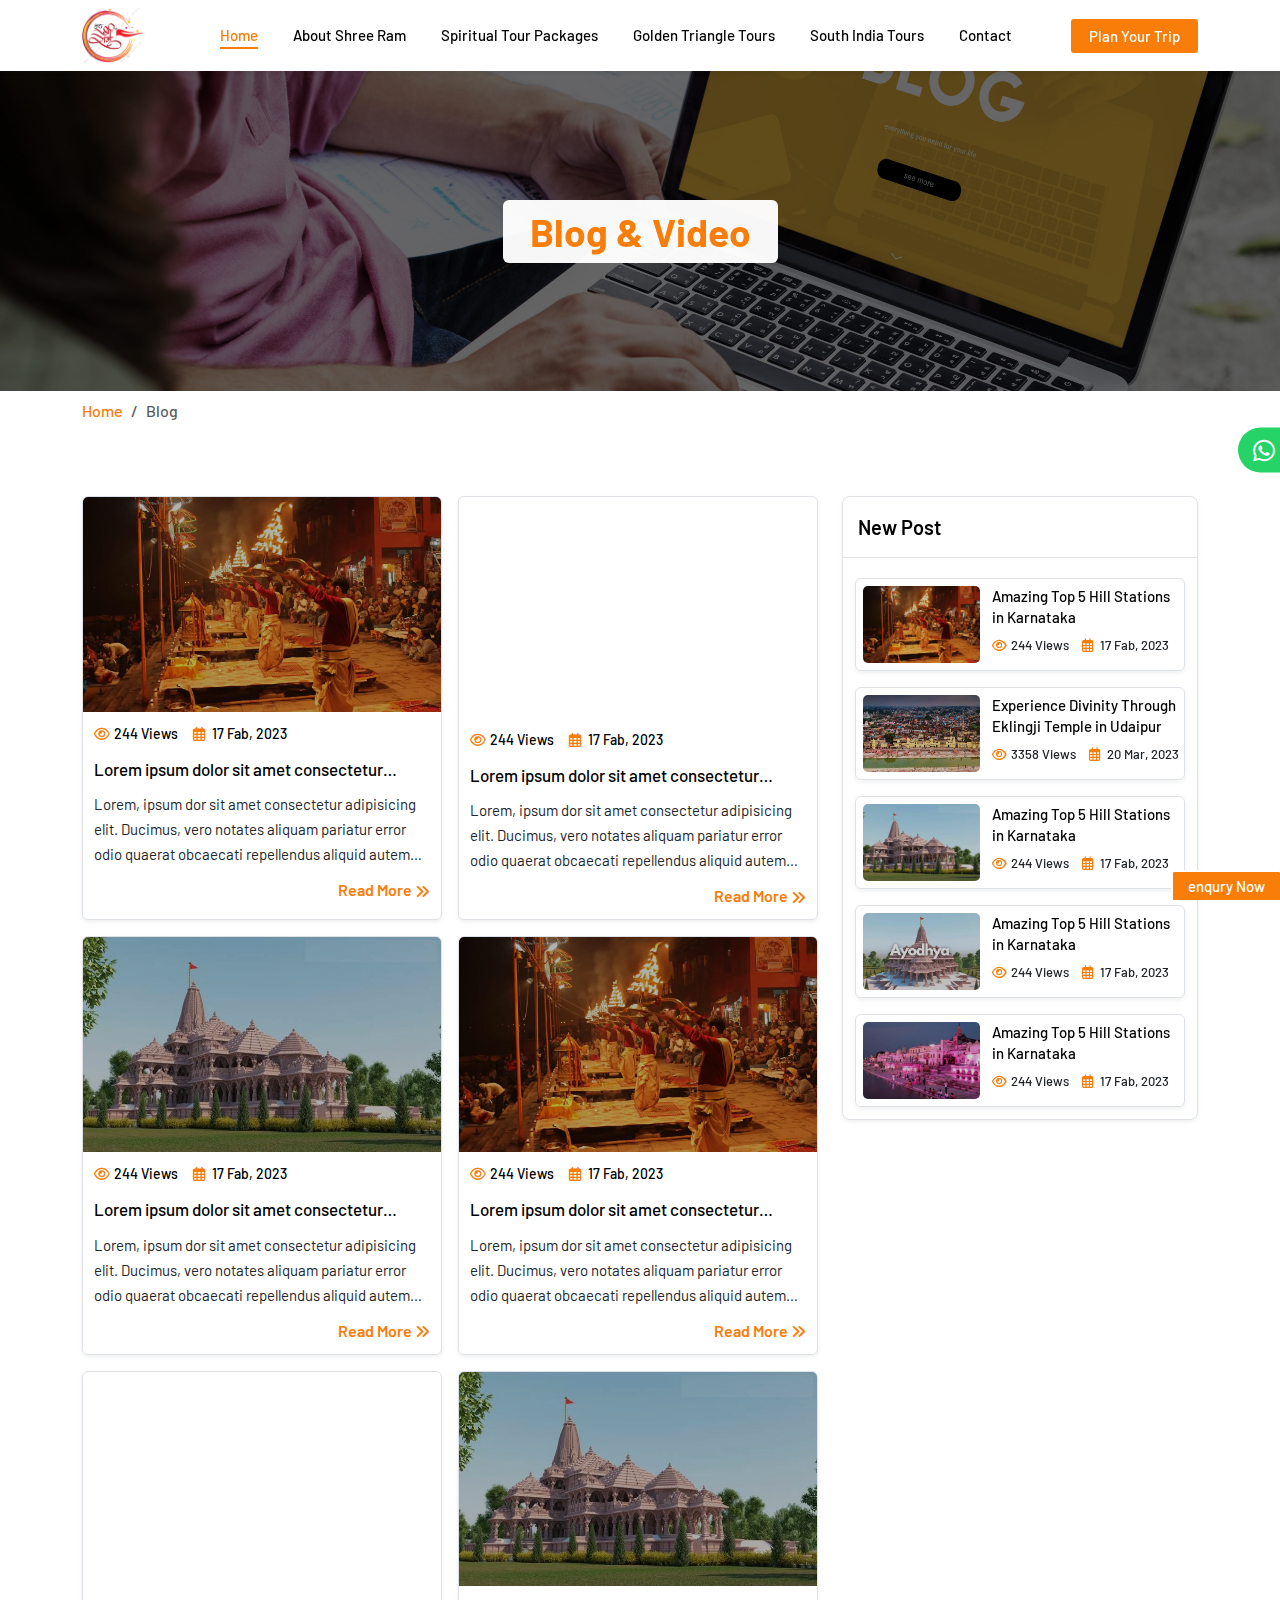
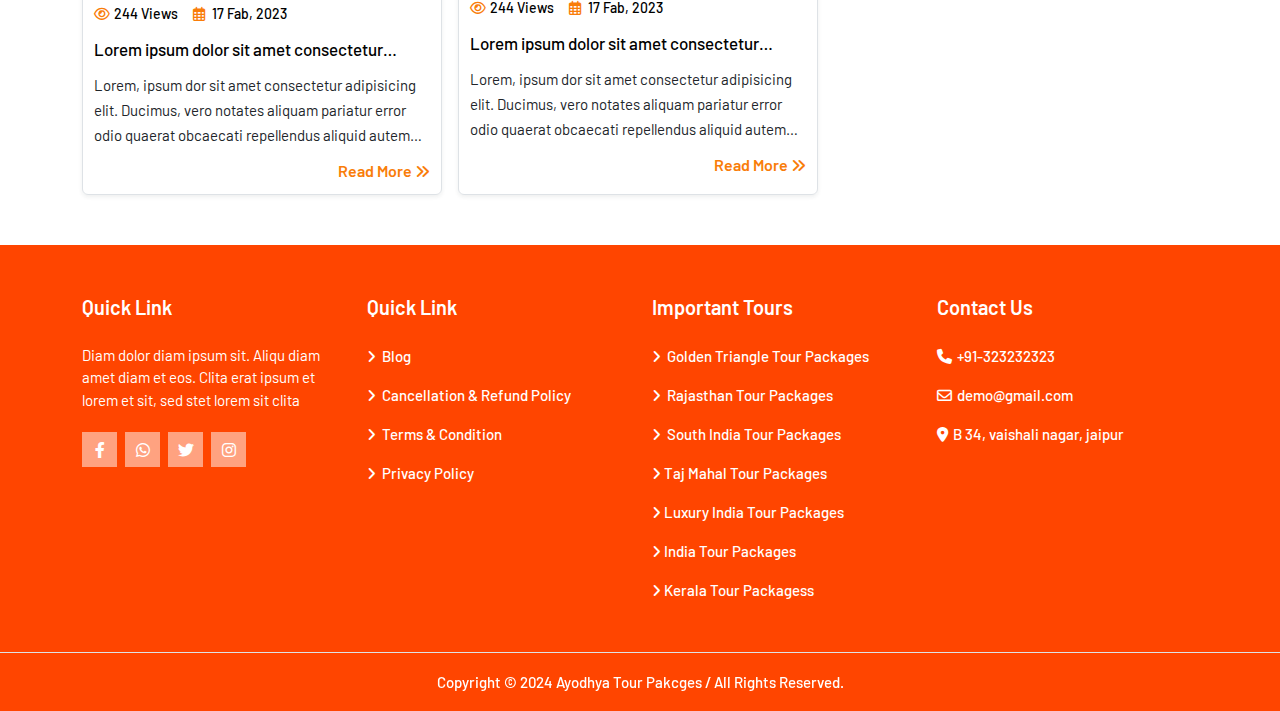
<file: blog.html>
<!DOCTYPE html>
<html lang="en">
<head>
    <meta charset="UTF-8">
    <meta name="viewport" content="width=device-width, initial-scale=1.0">
    <title>Home</title>
    <!-- favicon  -->
    <link rel="icon" type="image/x-icon" href="assets/img/logo2.png">
    <!-- jquery  -->
    <script src="assets/js/JQUERY.js"></script>
    <!-- css  -->
    <link rel="stylesheet" href="assets/css/style.min.css">
    <!-- bootstrap css  -->
    <link rel="stylesheet" href="assets/css/bootstrap.min.css">
    <!-- font awesome  -->
    <link rel="stylesheet" href="assets/FontAwesome/css/all.min.css">
    <!-- select library  -->
    <link rel="stylesheet" href="assets/libs/selectbox/css/select2.min.css">
    <!-- select library 2 -->
    <link rel="stylesheet" href="assets/libs/selectbox/css/intlTelInput.min.css">
    <!-- select library 2 -->
    <link rel="stylesheet" href="assets/libs/swiperjs/css/swiper-bundle.min.css">
    <!-- glightbox library css -->
    <link rel="stylesheet" href="assets/libs/glightbox/glightbox.css">
    <!-- font family  -->
    <link rel="preconnect" href="https://fonts.googleapis.com">
    <link rel="preconnect" href="https://fonts.gstatic.com" crossorigin>
    <link href="https://fonts.googleapis.com/css2?family=Barlow:ital,wght@0,100;0,200;0,300;0,400;0,500;0,600;0,700;0,800;0,900;1,100;1,200;1,300;1,400;1,500;1,600;1,700;1,800;1,900&display=swap" rel="stylesheet">
</head>
<body>

    <!-- scroll to top start  -->
    <a href="#" class="d-flex align-items-center justify-content-center scroll-top shadow-sm rounded-circle position-fixed text-decoration-none" id="scrolltop">
        <i class="fa-solid fa-arrow-up"></i>
    </a>
    <!-- scroll to top end -->

    <!-- enquery button start  -->
    <a href="javascript:;" class="d-flex align-items-center enquery-btn text-decoration-none position-fixed" data-bs-toggle="modal" data-bs-target="#enquirymodal">
        enqury Now
    </a>
    <!-- enquery button end -->

    <!-- whatsapp button start  -->
    <a href="javascript:;" class="whatsapp-common-btn position-fixed d-flex align-items-center text-decoration-none justify-content-center"> 
        <i class="fa-brands fa-whatsapp"></i>
        <span class="text-nowrap">
            +91-123445656
        </span>
    </a>
    <!-- whatsapp button end -->


    <!-- navbar start  -->
    <nav class="navbar shadow-sm navbar-expand-xl container-fluid bg-white" aria-label="Offcanvas navbar large" id="navbar">
        <div class="container">
            <a href="index.html" class="navbar-brand py-0 d-flex align-items-center justify-content-center">
                <img src="assets/img/logo2.png" alt="logo" class="h-100 w-100 img-fluid">
            </a>
            <div class="offcanvas offcanvas-start nav-offcanvas " tabindex="-1" id="offcanvasNavbar2" aria-labelledby="offcanvasNavbar2Label">
              <div class="offcanvas-header border-bottom">
                <div class="offcanvas-title" id="offcanvasNavbar2Label">
                    <img src="assets/img/logo2.png" alt="logo" class="h-100 w-100 img-fluid">
                </div>
                <button type="button" class="btn-close shadow-none" data-bs-dismiss="offcanvas" aria-label="Close"></button>
              </div>
              <div class="offcanvas-body">
                <ul class="navbar-nav justify-content-center flex-grow-1">
                    <li class="nav-item navbar-item">
                        <a class="nav-link navbar-link fw-medium position-relative px-0 active" aria-current="page" href="index.html">Home</a>
                    </li>
                    <li class="nav-item navbar-item">
                        <a class="nav-link navbar-link fw-medium position-relative px-0" href="about-shriram.html">About Shree Ram</a>
                    </li>
                    <li class="nav-item navbar-item">
                        <a class="nav-link navbar-link fw-medium position-relative px-0" href="tour.html"> Spiritual Tour Packages </a>
                    </li>
                    <li class="nav-item navbar-item">
                        <a class="nav-link navbar-link fw-medium position-relative px-0" href="tour.html">Golden Triangle Tours</a>
                    </li>
                    <li class="nav-item navbar-item">
                        <a class="nav-link navbar-link fw-medium position-relative px-0" href="tour.html">South India Tours</a>
                    </li>
                    <li class="nav-item navbar-item">
                        <a class="nav-link navbar-link fw-medium position-relative px-0" href="contact.html"> Contact</a>
                    </li>
                </ul>
              </div>
            </div>
            <div class="d-flex align-items-center gap-3">
                <a href="plan-your-trip.html" class="text-decoration-none common-btn"> Plan Your Trip</a>
                <button class="navbar-toggler" type="button" data-bs-toggle="offcanvas" data-bs-target="#offcanvasNavbar2" aria-controls="offcanvasNavbar2" aria-label="Toggle navigation">
                    <i class="fa-solid fa-bars"></i>
                </button>
            </div>
        </div>
    </nav>
    <!-- navbar end -->


    <!-- heading section start  -->
    <section class="heading-page position-relative">
        <div class="container h-100">
            <div class="heading-main position-relative z-1 h-100 w-100 d-flex align-items-center justify-content-center">
                <div class="page-title fw-bold">
                    Blog & Video
                </div>
            </div>
        </div>
    </section>
    <!-- heading section end -->


    <!-- breadcrumb section start  -->
    <section class="container-fluid breadcrumb-section">
        <div class="container">
            <nav aria-label="breadcrumb">
                <ol class="breadcrumb">
                  <li class="breadcrumb-item"><a href="index.html">Home</a></li>
                  <li class="breadcrumb-item active" aria-current="page">Blog</li>
                </ol>
            </nav>
        </div>
    </section>
    <!-- breadcrumb section end  -->


    <!-- blog section start  -->
    <section class="container-fluid common-gap blog-section">
        <div class="container">
            <!-- <div class="heading-section text-center">
                <div class="heading position-relative fw-bold">
                   Blog & Videos
                </div>
            </div> -->
            <div class="row mt-4 pt-2 gap-lg-0 gap-4">
                <div class="col-lg-8">
                    <div class="row g-3 row-cols-md-2 row-cols-1">
                        <div class="col">
                            <div class="blog-card h-100 border rounded-2 overflow-hidden shadow-sm overflow-hidden">
                                <div class="blog-img">
                                    <img src="assets/img/slider.webp" alt="blog" class="h-100 w-100 img-fluid">
                                </div>
                                <div class="blog-inner">
                                    <ul class="d-flex blog-icons align-items-center list-unstyled">
                                        <li class="blog-views"><i class="fa-regular fa-eye"></i>244 Views</li>
                                        <li class="blog-views">
                                            <i class="fa-regular fa-calendar-days"></i>
                                           17 Fab, 2023
                                        </li>
                                    </ul>
                                    <a href="blog-detail.html" class="blog-title fw-medium text-decoration-none"> Lorem ipsum dolor sit amet consectetur adipisicing.</a>
                                    <p>Lorem, ipsum dor sit amet consectetur adipisicing elit. Ducimus, vero notates aliquam pariatur error odio quaerat obcaecati repellendus aliquid autem ab! Aspernatur dicta ad ipsum blanditiis unde consequatur fugit?</p>
                                    <a href="blog-detail.html" class="blog-read-btn text-decoration-none fw-semibold d-flex align-items-center justify-content-end">
                                        Read More
                                        <i class="fa-solid fa-angles-right"></i>
                                    </a>
                                </div>
                            </div>
                        </div>
                        <div class="col">
                            <div class="blog-card h-100 border rounded-2 overflow-hidden shadow-sm overflow-hidden">
                                <div class="blog-img">
                                    <!-- <img src="assets/img/slider2.avif" alt="blog" class="h-100 w-100 img-fluid"> -->
                                    <iframe class="h-100 w-100 " src="https://www.youtube.com/embed/ipfrXGdgnh8?si=1wu0z0RFejJ_XPCN" title="YouTube video player" frameborder="0" allow="accelerometer; autoplay; clipboard-write; encrypted-media; gyroscope; picture-in-picture; web-share" allowfullscreen></iframe>
                                </div>
                                <div class="blog-inner">
                                    <ul class="d-flex blog-icons align-items-center list-unstyled">
                                        <li class="blog-views"><i class="fa-regular fa-eye"></i>244 Views</li>
                                        <li class="blog-views">
                                            <i class="fa-regular fa-calendar-days"></i>
                                           17 Fab, 2023
                                        </li>
                                    </ul>
                                    <a href="blog-detail.html" class="blog-title fw-medium text-decoration-none"> Lorem ipsum dolor sit amet consectetur adipisicing.</a>
                                    <p>Lorem, ipsum dor sit amet consectetur adipisicing elit. Ducimus, vero notates aliquam pariatur error odio quaerat obcaecati repellendus aliquid autem ab! Aspernatur dicta ad ipsum blanditiis unde consequatur fugit?</p>
                                    <a href="blog-detail.html" class="blog-read-btn text-decoration-none fw-semibold d-flex align-items-center justify-content-end">
                                        Read More
                                        <i class="fa-solid fa-angles-right"></i>
                                    </a>
                                </div>
                            </div>
                        </div>
                        <div class="col">
                            <div class="blog-card h-100 border rounded-2 overflow-hidden shadow-sm overflow-hidden">
                                <div class="blog-img">
                                    <img src="assets/img/slider2.jpg" alt="blog" class="h-100 w-100 img-fluid">
                                </div>
                                <div class="blog-inner">
                                    <ul class="d-flex blog-icons align-items-center list-unstyled">
                                        <li class="blog-views"><i class="fa-regular fa-eye"></i>244 Views</li>
                                        <li class="blog-views">
                                            <i class="fa-regular fa-calendar-days"></i>
                                           17 Fab, 2023
                                        </li>
                                    </ul>
                                    <a href="blog-detail.html" class="blog-title fw-medium text-decoration-none"> Lorem ipsum dolor sit amet consectetur adipisicing.</a>
                                    <p>Lorem, ipsum dor sit amet consectetur adipisicing elit. Ducimus, vero notates aliquam pariatur error odio quaerat obcaecati repellendus aliquid autem ab! Aspernatur dicta ad ipsum blanditiis unde consequatur fugit?</p>
                                    <a href="blog-detail.html" class="blog-read-btn text-decoration-none fw-semibold d-flex align-items-center justify-content-end">
                                        Read More
                                        <i class="fa-solid fa-angles-right"></i>
                                    </a>
                                </div>
                            </div>
                        </div>
                        <div class="col">
                            <div class="blog-card h-100 border rounded-2 overflow-hidden shadow-sm overflow-hidden">
                                <div class="blog-img">
                                    <img src="assets/img/slider.webp" alt="blog" class="h-100 w-100 img-fluid">
                                </div>
                                <div class="blog-inner">
                                    <ul class="d-flex blog-icons align-items-center list-unstyled">
                                        <li class="blog-views"><i class="fa-regular fa-eye"></i>244 Views</li>
                                        <li class="blog-views">
                                            <i class="fa-regular fa-calendar-days"></i>
                                           17 Fab, 2023
                                        </li>
                                    </ul>
                                    <a href="blog-detail.html" class="blog-title fw-medium text-decoration-none"> Lorem ipsum dolor sit amet consectetur adipisicing.</a>
                                    <p>Lorem, ipsum dor sit amet consectetur adipisicing elit. Ducimus, vero notates aliquam pariatur error odio quaerat obcaecati repellendus aliquid autem ab! Aspernatur dicta ad ipsum blanditiis unde consequatur fugit?</p>
                                    <a href="blog-detail.html" class="blog-read-btn text-decoration-none fw-semibold d-flex align-items-center justify-content-end">
                                        Read More
                                        <i class="fa-solid fa-angles-right"></i>
                                    </a>
                                </div>
                            </div>
                        </div>
                        <div class="col">
                            <div class="blog-card h-100 border rounded-2 overflow-hidden shadow-sm overflow-hidden">
                                <div class="blog-img">
                                    <!-- <img src="assets/img/slider2.avif" alt="blog" class="h-100 w-100 img-fluid"> -->
                                    <iframe class="h-100 w-100 " src="https://www.youtube.com/embed/ipfrXGdgnh8?si=1wu0z0RFejJ_XPCN" title="YouTube video player" frameborder="0" allow="accelerometer; autoplay; clipboard-write; encrypted-media; gyroscope; picture-in-picture; web-share" allowfullscreen></iframe>
                                </div>
                                <div class="blog-inner">
                                    <ul class="d-flex blog-icons align-items-center list-unstyled">
                                        <li class="blog-views"><i class="fa-regular fa-eye"></i>244 Views</li>
                                        <li class="blog-views">
                                            <i class="fa-regular fa-calendar-days"></i>
                                           17 Fab, 2023
                                        </li>
                                    </ul>
                                    <a href="blog-detail.html" class="blog-title fw-medium text-decoration-none"> Lorem ipsum dolor sit amet consectetur adipisicing.</a>
                                    <p>Lorem, ipsum dor sit amet consectetur adipisicing elit. Ducimus, vero notates aliquam pariatur error odio quaerat obcaecati repellendus aliquid autem ab! Aspernatur dicta ad ipsum blanditiis unde consequatur fugit?</p>
                                    <a href="blog-detail.html" class="blog-read-btn text-decoration-none fw-semibold d-flex align-items-center justify-content-end">
                                        Read More
                                        <i class="fa-solid fa-angles-right"></i>
                                    </a>
                                </div>
                            </div>
                        </div>
                        <div class="col">
                            <div class="blog-card h-100 border rounded-2 overflow-hidden shadow-sm overflow-hidden">
                                <div class="blog-img">
                                    <img src="assets/img/slider2.jpg" alt="blog" class="h-100 w-100 img-fluid">
                                </div>
                                <div class="blog-inner">
                                    <ul class="d-flex blog-icons align-items-center list-unstyled">
                                        <li class="blog-views"><i class="fa-regular fa-eye"></i>244 Views</li>
                                        <li class="blog-views">
                                            <i class="fa-regular fa-calendar-days"></i>
                                           17 Fab, 2023
                                        </li>
                                    </ul>
                                    <a href="blog-detail.html" class="blog-title fw-medium text-decoration-none"> Lorem ipsum dolor sit amet consectetur adipisicing.</a>
                                    <p>Lorem, ipsum dor sit amet consectetur adipisicing elit. Ducimus, vero notates aliquam pariatur error odio quaerat obcaecati repellendus aliquid autem ab! Aspernatur dicta ad ipsum blanditiis unde consequatur fugit?</p>
                                    <a href="blog-detail.html" class="blog-read-btn text-decoration-none fw-semibold d-flex align-items-center justify-content-end">
                                        Read More
                                        <i class="fa-solid fa-angles-right"></i>
                                    </a>
                                </div>
                            </div>
                        </div>
                    </div>
                </div>
                <div class="col-lg-4">
                    <div class="blog-left-card sticky-top z-0 shadow-sm border rounded-3">
                        <div class="blog-left-heading border-bottom">New Post</div>
                        <div class="row blog-left-inner g-3">
                            <div class="col-lg-12 col-md-6">
                                <div class="blog-small-card rounded-2 position-relative border">
                                    <div class="row">
                                        <div class="col-5">
                                            <div class="blog-small-img overflow-hidden">
                                                <img src="assets/img/slider.webp" alt="blog" class="h-100 w-100 img-fluid">
                                            </div>
                                        </div>
                                        <div class="col-7 ps-0">
                                            <a href="blog-detail.html" class="text-decoration-none small-card-title stretched-link">Amazing Top 5 Hill Stations in Karnataka</a>
                                            <ul class="d-flex blog-small-icon align-items-center list-unstyled m-0">
                                                <li class="blog-views"><i class="fa-regular fa-eye"></i>244 Views</li>
                                                <li class="blog-views">
                                                    <i class="fa-regular fa-calendar-days"></i>
                                                   17 Fab, 2023
                                                </li>
                                            </ul>
                                        </div>
                                    </div>
                                </div>

                            </div>
                            <div class="col-lg-12 col-md-6">
                                <div class="blog-small-card rounded-2 position-relative border">
                                    <div class="row">
                                        <div class="col-5">
                                            <div class="blog-small-img overflow-hidden">
                                                <img src="assets/img/slider1.jpg" alt="blog" class="h-100 w-100 img-fluid">
                                            </div>
                                        </div>
                                        <div class="col-7 ps-0">
                                            <a href="blog-detail.html" class="text-decoration-none small-card-title stretched-link">Experience Divinity Through Eklingji Temple in Udaipur</a>
                                            <ul class="d-flex blog-small-icon align-items-center list-unstyled m-0">
                                                <li class="blog-views"><i class="fa-regular fa-eye"></i>3358 Views</li>
                                                <li class="blog-views">
                                                    <i class="fa-regular fa-calendar-days"></i>
                                                   20 Mar, 2023
                                                </li>
                                            </ul>
                                        </div>
                                    </div>
                                </div>

                            </div>
                            <div class="col-lg-12 col-md-6">
                                <div class="blog-small-card rounded-2 position-relative border">
                                    <div class="row">
                                        <div class="col-5">
                                            <div class="blog-small-img overflow-hidden">
                                                <img src="assets/img/slider2.jpg" alt="blog" class="h-100 w-100 img-fluid">
                                            </div>
                                        </div>
                                        <div class="col-7 ps-0">
                                            <a href="blog-detail.html" class="text-decoration-none small-card-title stretched-link">Amazing Top 5 Hill Stations in Karnataka</a>
                                            <ul class="d-flex blog-small-icon align-items-center list-unstyled m-0">
                                                <li class="blog-views"><i class="fa-regular fa-eye"></i>244 Views</li>
                                                <li class="blog-views">
                                                    <i class="fa-regular fa-calendar-days"></i>
                                                   17 Fab, 2023
                                                </li>
                                            </ul>
                                        </div>
                                    </div>
                                </div>

                            </div>
                            <div class="col-lg-12 col-md-6">
                                <div class="blog-small-card rounded-2 position-relative border">
                                    <div class="row">
                                        <div class="col-5">
                                            <div class="blog-small-img overflow-hidden">
                                                <img src="assets/img/slider10.jpg" alt="blog" class="h-100 w-100 img-fluid">
                                            </div>
                                        </div>
                                        <div class="col-7 ps-0">
                                            <a href="blog-detail.html" class="text-decoration-none small-card-title stretched-link">Amazing Top 5 Hill Stations in Karnataka</a>
                                            <ul class="d-flex blog-small-icon align-items-center list-unstyled m-0">
                                                <li class="blog-views"><i class="fa-regular fa-eye"></i>244 Views</li>
                                                <li class="blog-views">
                                                    <i class="fa-regular fa-calendar-days"></i>
                                                   17 Fab, 2023
                                                </li>
                                            </ul>
                                        </div>
                                    </div>
                                </div>

                            </div>
                            <div class="col-lg-12 col-md-6">
                                <div class="blog-small-card rounded-2 position-relative border">
                                    <div class="row">
                                        <div class="col-5">
                                            <div class="blog-small-img overflow-hidden">
                                                <img src="assets/img/slider3.webp" alt="blog" class="h-100 w-100 img-fluid">
                                            </div>
                                        </div>
                                        <div class="col-7 ps-0">
                                            <a href="blog-detail.html" class="text-decoration-none small-card-title stretched-link">Amazing Top 5 Hill Stations in Karnataka</a>
                                            <ul class="d-flex blog-small-icon align-items-center list-unstyled m-0">
                                                <li class="blog-views"><i class="fa-regular fa-eye"></i>244 Views</li>
                                                <li class="blog-views">
                                                    <i class="fa-regular fa-calendar-days"></i>
                                                   17 Fab, 2023
                                                </li>
                                            </ul>
                                        </div>
                                    </div>
                                </div>

                            </div>
                        </div>
                    </div>
                </div>
            </div>
        </div>
    </section>
    <!-- blog section end  -->


    <!-- footer start / -->
    <footer class="footer container-fluid footer-two common-gap">
        <div class="container">
            <div class="row gy-4">
                <div class="col-lg-3 col-sm-6">
                    <div class="footer-heading mt-0">
                        Quick Link
                    </div>
                    <p class="footer-para">Diam dolor diam ipsum sit. Aliqu diam amet diam et eos. Clita erat ipsum et lorem et sit, sed stet lorem sit clita</p>
                    <div class="d-flex align-items-center gap-2 social-list">
                        <a href="javascript:;" class="text-decoration-none social-link d-flex align-items-center justify-content-center">
                            <i class="fa-brands fa-facebook-f"></i>
                        </a>
                        <a href="javascript:;" class="text-decoration-none social-link d-flex align-items-center justify-content-center">
                            <i class="fa-brands fa-whatsapp"></i>
                        </a>
                        <a href="javascript:;" class="text-decoration-none social-link d-flex align-items-center justify-content-center">
                            <i class="fa-brands fa-twitter"></i>
                        </a>
                        <a href="javascript:;" class="text-decoration-none social-link d-flex align-items-center justify-content-center">
                            <i class="fa-brands fa-instagram"></i>
                        </a>
                    </div>
                </div>
                <!-- <div class="col-lg-3">
                    <div class="footer-logo">
                        <img src="assets/img/logo2.png" alt="logo" class="h-100 w-100 img-fluid">
                    </div>
                    <p class="footer-para">Diam dolor diam ipsum sit. Aliqu diam amet diam et eos. Clita erat ipsum et lorem et sit, sed stet lorem sit clita</p>
                </div> -->
                <div class="col-lg-3 col-sm-6">
                    <div class="footer-heading">
                        Quick Link
                    </div>
                    <ul class="footer-list list-unstyled d-flex flex-column mb-0">
                        <li><a href="blog.html" class="text-decoration-none footer-link footer-link-two"> Blog</a></li>
                        <li><a href="javascript:;" class="text-decoration-none footer-link footer-link-two"> Cancellation & Refund Policy</a></li>
                        <li><a href="javascript:;" class="text-decoration-none footer-link footer-link-two"> Terms & Condition</a></li>
                        <li><a href="javascript:;" class="text-decoration-none footer-link footer-link-two"> Privacy Policy</a></li>
                    </ul>
                </div>
                <div class="col-lg-3 col-sm-6">
                    <div class="footer-heading">
                        Important Tours
                    </div>
                    <ul class="footer-list list-unstyled d-flex flex-column mb-0">
                        <li><a href="packges.html" class="text-decoration-none footer-link footer-link-two"> Golden Triangle Tour Packages</a></li>
                        <li><a href="packges.html" class="text-decoration-none footer-link footer-link-two"> Rajasthan Tour Packages</a></li>
                        <li><a href="packges.html" class="text-decoration-none footer-link footer-link-two"> South India Tour Packages</a></li>
                        <li><a href="packges.html" class="text-decoration-none footer-link footer-link-two">Taj Mahal Tour Packages</a></li>
                        <li><a href="packges.html" class="text-decoration-none footer-link footer-link-two">Luxury India Tour Packages</a></li>
                        <li><a href="packges.html" class="text-decoration-none footer-link footer-link-two">India Tour Packages</a></li>
                        <li><a href="packges.html" class="text-decoration-none footer-link footer-link-two">Kerala Tour Packagess</a></li>
                    </ul>
                </div>
                <div class="col-lg-3 col-sm-6">
                    <div class="footer-heading">
                        Contact Us
                    </div>
                    <ul class="footer-list list-unstyled d-flex flex-column mb-0">
                        <li>
                            <a href="javascript:;" class="text-decoration-none footer-link footer-link-two footer-link-three"> 
                                <span><i class="fa-solid fa-phone"></i></span>
                                +91-323232323
                            </a>
                        </li>
                        <li>
                            <a href="javascript:;" class="text-decoration-none footer-link footer-link-two footer-link-three"> 
                                <span><i class="fa-regular fa-envelope"></i></span>
                               demo@gmail.com
                            </a>
                        </li>
                        <li>
                            <span class="text-decoration-none footer-link footer-link-three"> 
                                <span><i class="fa-solid fa-location-dot"></i></span>
                              B 34, vaishali nagar, jaipur 
                            </span>
                        </li>
                    </ul>
                </div>        
            </div>
        </div>
    </footer>
    <!-- footer end -->


    <!-- copright section start  -->
    <section class="container-fluid copright-section copright-section-two border-top">
        <div class="container">
            <div class="copyright-title text-center">
                <p class="fw-medium">Copyright © 2024 <a href="javascript:;" class="text-decoration-none">Ayodhya Tour Pakcges</a> / All Rights Reserved.</p>
            </div>
        </div>
    </section>
    <!-- copright section end -->


    <!-- enquiry modal start  -->
    <div class="modal fade enquiry-modal" id="enquirymodal" tabindex="-1" aria-labelledby="exampleModalLabel" aria-hidden="true">
        <div class="modal-dialog enquiry-dialog modal-dialog-scrollable modal-dialog-centered">
          <div class="modal-content">
            <div class="modal-header">
              <div class="modal-title" id="exampleModalLabel">Enquiry Now</div>
              <button type="button" class="border-0 bg-transparent close-btn shadow-none" data-bs-dismiss="modal" aria-label="Close">
                <i class="fas close-icon fa-times"></i>
              </button>
            </div>
            <div class="modal-body">
               <form action="">
                    <div class="row g-3">
                        <div class="col-md-6">
                            <div class="input-data mt-0">
                                <label for="" class="input-label">Name</label>
                                <input type="text" class="form-control form-input shadow-none" placeholder="Name">
                            </div>
                        </div>
                        <div class="col-md-6">
                            <div class="input-data mt-0">
                                <label for="" class="input-label">Phone Number</label>
                                <input type="text" class="form-control form-input shadow-none" placeholder="Phone Number">
                            </div>
                        </div>
                        <div class="col-md-6">
                            <div class="input-data mt-0">
                                <label for="" class="input-label">Email Address</label>
                                <input type="text" class="form-control form-input shadow-none" placeholder="Email Address">
                            </div>
                        </div>
                        <div class="col-md-6">
                            <div class="input-data mt-0">
                                <label for="" class="input-label">Date</label>
                                <input type="date" class="form-control form-input shadow-none">
                            </div>
                        </div>
                        <div class="col-md-6">
                            <div class="input-data mt-0">
                                <label for="" class="input-label">No. Of Days</label>
                                <select class="form-select form-input shadow-none">
                                    <option value="">No. Of Days</option>
                                    <option value="1">1</option>
                                    <option value="2">2</option>
                                    <option value="3">3</option>
                                    <option value="4">4</option>
                                    <option value="5">5</option>
                                    <option value="6">6</option>
                                    <option value="7">7</option>
                                    <option value="8">8</option>
                                    <option value="9">9</option>
                                    <option value="10">10</option>
                                    <option value="11">10 +</option>
                                </select>
                            </div>
                        </div>
                        <div class="col-md-6">
                            <div class="input-data mt-0">
                                <label for="" class="input-label">Adult</label>
                                <select class="form-select form-input shadow-none">
                                    <option value="">Adult</option>
                                    <option value="1"> 1</option>
                                    <option value="2"> 2</option>
                                    <option value="3"> 3</option>
                                    <option value="4">4</option>
                                </select>
                            </div>
                        </div>
                        <div class="col-md-6">
                            <div class="input-data mt-0">
                                <label for="" class="input-label">Child Age</label>
                                <select class="form-select form-input shadow-none">
                                    <option value="">Child Age</option>
                                    <option value="1">1</option>
                                    <option value="2">2</option>
                                    <option value="3">3</option>
                                    <option value="4">4</option>
                                    <option value="5">5</option>
                                    <option value="6">6</option>
                                    <option value="7">7</option>
                                    <option value="8">8</option>
                                    <option value="9">9</option>
                                    <option value="10">10</option>
                                    <option value="11">11</option>
                                    <option value="12">12</option>
                                </select>
                            </div>
                        </div>
                        <div class="col-md-6">
                            <div class="input-data mt-0">
                                <label for="" class="input-label">Car Type</label>
                                <select class="form-select form-input shadow-none">
                                    <option value=""> Car Type</option>
                                    <option value="Economy Cars">Economy Cars</option>
                                    <option value="Luxury Cars">Luxury Cars</option>
                                    <option value="Suv Cars">Suv Cars</option>
                                    <option value="Coaches">Coaches</option>
                                </select>
                            </div>
                        </div>
                        <div class="col-md-12">
                            <div class="input-data mt-0">
                                <label for="" class="input-label">Your message</label>
                                <div>
                                    <textarea name="" id="" class="form-control form-input shadow-none textarea" placeholder="Your message"></textarea>
                                </div>
                            </div>
                        </div>
                        <div class="col-12">
                            <div class="mt-3 d-flex align-items-center justify-content-center">
                                <button class="common-btn">
                                    Submit
                                </button>
                            </div>
                        </div>
                    </div>
               </form>
            </div>
            <!-- <div class="modal-footer">
              <button type="button" class="btn btn-secondary" data-bs-dismiss="modal">Close</button>
              <button type="button" class="btn btn-primary">Save changes</button>
            </div> -->
          </div>
        </div>
    </div>
    <!-- enquiry modal end -->


    <!-- bootstrap js  -->
    <script src="assets/libs/bootstrap/js/bootstrap.bundle.min.js"></script>
    <!-- custom js  -->
    <script src="assets/js/main.js"></script>
    <!-- select library  -->
    <script src="assets/libs/selectbox/js/select2.min.js"></script>
    <!-- select library 2 -->
    <script src="assets/libs/selectbox/js/intlTelInput.min.js"></script>
    <!-- swiper js library  -->
    <script src="assets/libs/swiperjs/js/swiper-bundle.min.js"></script>
    <!-- glightbox js  -->
    <script src="assets/libs/glightbox/glightbox.js"></script>

    <script>
        var swiper = new Swiper(".heroslider", {
            loop:true,
            autoplay: {
                delay: 2000,
                disableOnInteraction: false,
            },
            navigation: {
                nextEl: ".swiper-button-next",
                prevEl: ".swiper-button-prev",
            },
        });
    </script>

    <!-- blog slider js start  -->
    <script>
        var swiper = new Swiper(".blogslider", {
            slidesPerView: 1,
            spaceBetween: 10,
            navigation: {
                nextEl: ".swiper-button-next",
                prevEl: ".swiper-button-prev",
            },
            pagination: {
                el: ".swiper-pagination",
                dynamicBullets: true,
                clickable: true,
            },
            breakpoints: {
                640: {
                slidesPerView: 2,
                },
                768: {
                slidesPerView: 4,
                },
                1024: {
                slidesPerView: 5,
                },
            },
        });
    </script>
    <!-- blog slider js end -->

    <script>
        var lightbox = GLightbox();
        lightbox.on('open', (target) => {
            console.log('lightbox opened');
        });
        var lightboxDescription = GLightbox({
            selector: '.glightbox2'
        });
        var lightboxVideo = GLightbox({
            selector: '.glightbox3'
        });
        lightboxVideo.on('slide_changed', ({ prev, current }) => {
            console.log('Prev slide', prev);
            console.log('Current slide', current);

            const { slideIndex, slideNode, slideConfig, player } = current;

            if (player) {
                if (!player.ready) {
                    // If player is not ready
                    player.on('ready', (event) => {
                        // Do something when video is ready
                    });
                }

                player.on('play', (event) => {
                    console.log('Started play');
                });

                player.on('volumechange', (event) => {
                    console.log('Volume change');
                });

                player.on('ended', (event) => {
                    console.log('Video ended');
                });
            }
        });

        var lightboxInlineIframe = GLightbox({
    selector: '.glightbox4'
});

    </script>
</body>
</html>
</file>
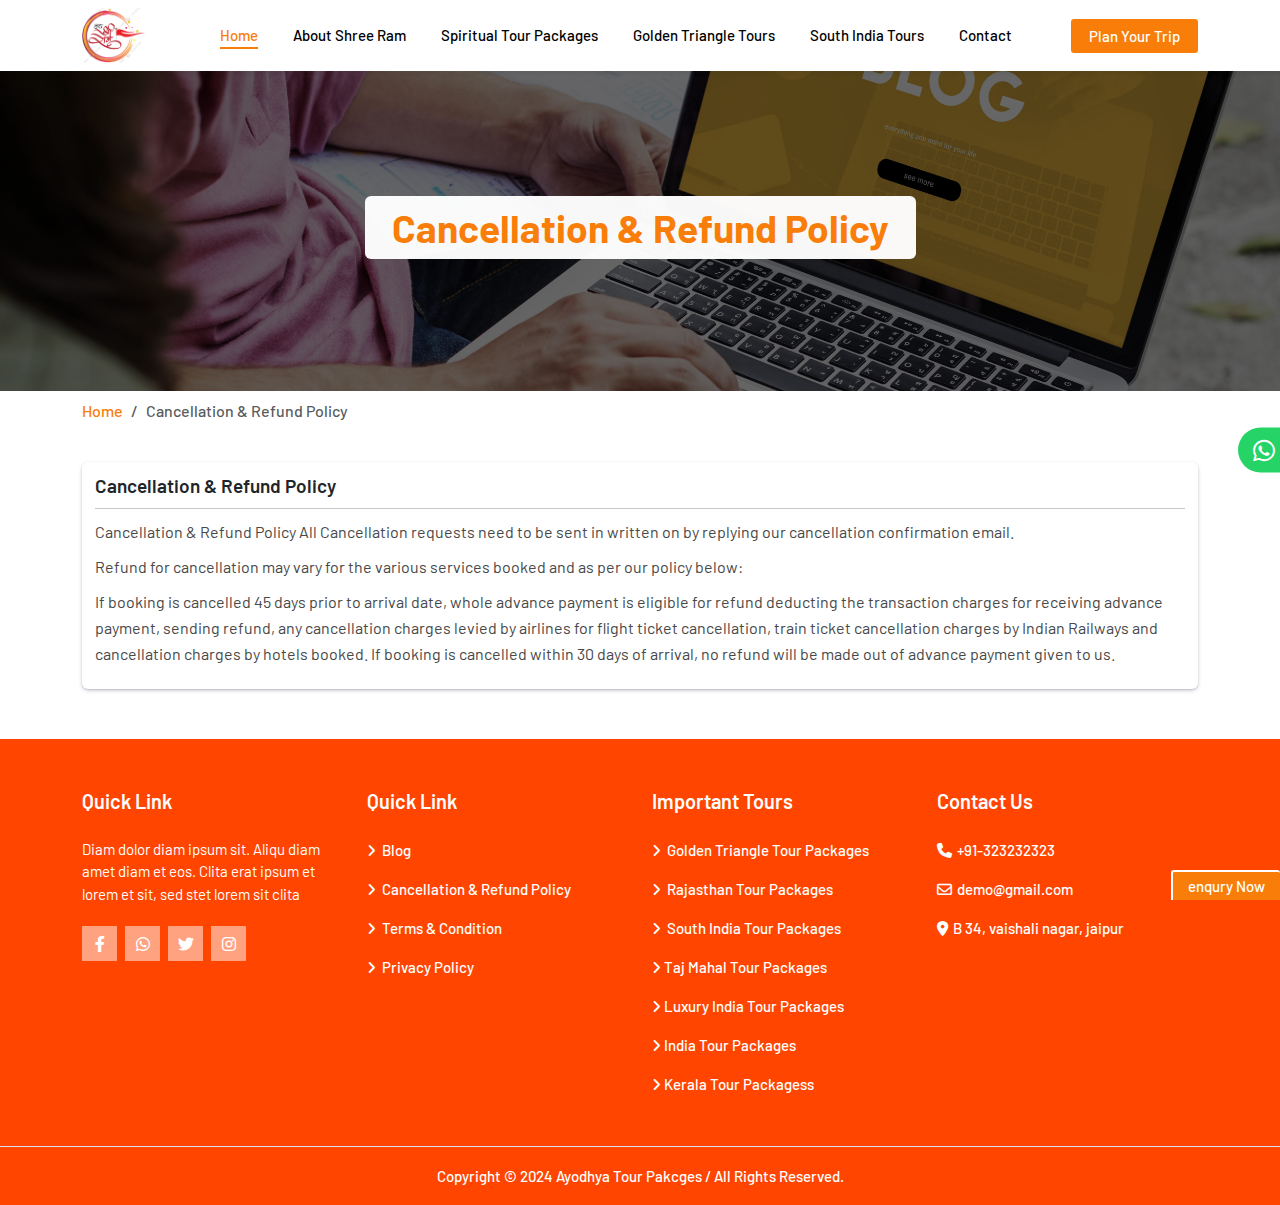
<file: cancelpolicy.html>
<!DOCTYPE html>
<html lang="en">
<head>
    <meta charset="UTF-8">
    <meta name="viewport" content="width=device-width, initial-scale=1.0">
    <title>Home</title>
    <!-- favicon  -->
    <link rel="icon" type="image/x-icon" href="assets/img/logo2.png">
    <!-- jquery  -->
    <script src="assets/js/JQUERY.js"></script>
    <!-- css  -->
    <link rel="stylesheet" href="assets/css/style.min.css">
    <!-- bootstrap css  -->
    <link rel="stylesheet" href="assets/css/bootstrap.min.css">
    <!-- font awesome  -->
    <link rel="stylesheet" href="assets/FontAwesome/css/all.min.css">
    <!-- select library  -->
    <link rel="stylesheet" href="assets/libs/selectbox/css/select2.min.css">
    <!-- select library 2 -->
    <link rel="stylesheet" href="assets/libs/selectbox/css/intlTelInput.min.css">
    <!-- select library 2 -->
    <link rel="stylesheet" href="assets/libs/swiperjs/css/swiper-bundle.min.css">
    <!-- glightbox library css -->
    <link rel="stylesheet" href="assets/libs/glightbox/glightbox.css">
    <!-- jQuery UI CSS -->
    <link rel="stylesheet" href="assets/libs/selectbox/css/jquery-ui.css">
    <!-- font family  -->
    <link rel="preconnect" href="https://fonts.googleapis.com">
    <link rel="preconnect" href="https://fonts.gstatic.com" crossorigin>
    <link href="https://fonts.googleapis.com/css2?family=Barlow:ital,wght@0,100;0,200;0,300;0,400;0,500;0,600;0,700;0,800;0,900;1,100;1,200;1,300;1,400;1,500;1,600;1,700;1,800;1,900&display=swap" rel="stylesheet">
</head>
<body>

    <!-- scroll to top start  -->
    <a href="#" class="d-flex align-items-center justify-content-center scroll-top shadow-sm rounded-circle position-fixed text-decoration-none" id="scrolltop">
        <i class="fa-solid fa-arrow-up"></i>
    </a>
    <!-- scroll to top end -->

    <!-- enquery button start  -->
    <a href="javascript:;" class="d-flex align-items-center enquery-btn text-decoration-none position-fixed" data-bs-toggle="modal" data-bs-target="#enquirymodal">
        enqury Now
    </a>
    <!-- enquery button end -->

    <!-- whatsapp button start  -->
    <a href="javascript:;" class="whatsapp-common-btn position-fixed d-flex align-items-center text-decoration-none justify-content-center"> 
        <i class="fa-brands fa-whatsapp"></i>
        <span class="text-nowrap">
            +91-123445656
        </span>
    </a>
    <!-- whatsapp button end -->


    <!-- navbar start  -->
    <nav class="navbar shadow-sm navbar-expand-xl container-fluid bg-white" aria-label="Offcanvas navbar large" id="navbar">
        <div class="container">
            <a href="index.html" class="navbar-brand py-0 d-flex align-items-center justify-content-center">
                <img src="assets/img/logo2.png" alt="logo" class="h-100 w-100 img-fluid">
            </a>
            <div class="offcanvas offcanvas-start nav-offcanvas " tabindex="-1" id="offcanvasNavbar2" aria-labelledby="offcanvasNavbar2Label">
              <div class="offcanvas-header border-bottom">
                <div class="offcanvas-title" id="offcanvasNavbar2Label">
                    <img src="assets/img/logo2.png" alt="logo" class="h-100 w-100 img-fluid">
                </div>
                <button type="button" class="btn-close shadow-none" data-bs-dismiss="offcanvas" aria-label="Close"></button>
              </div>
              <div class="offcanvas-body">
                <ul class="navbar-nav justify-content-center flex-grow-1">
                    <li class="nav-item navbar-item">
                        <a class="nav-link navbar-link fw-medium position-relative px-0 active" aria-current="page" href="index.html">Home</a>
                    </li>
                    <li class="nav-item navbar-item">
                        <a class="nav-link navbar-link fw-medium position-relative px-0" href="about-shriram.html">About Shree Ram</a>
                    </li>
                    <li class="nav-item navbar-item">
                        <a class="nav-link navbar-link fw-medium position-relative px-0" href="tour.html"> Spiritual Tour Packages </a>
                    </li>
                    <li class="nav-item navbar-item">
                        <a class="nav-link navbar-link fw-medium position-relative px-0" href="tour.html">Golden Triangle Tours</a>
                    </li>
                    <li class="nav-item navbar-item">
                        <a class="nav-link navbar-link fw-medium position-relative px-0" href="tour.html">South India Tours</a>
                    </li>
                    <li class="nav-item navbar-item">
                        <a class="nav-link navbar-link fw-medium position-relative px-0" href="contact.html"> Contact</a>
                    </li>
                </ul>
              </div>
            </div>
            <div class="d-flex align-items-center gap-3">
                <a href="plan-your-trip.html" class="text-decoration-none common-btn"> Plan Your Trip</a>
                <button class="navbar-toggler" type="button" data-bs-toggle="offcanvas" data-bs-target="#offcanvasNavbar2" aria-controls="offcanvasNavbar2" aria-label="Toggle navigation">
                    <i class="fa-solid fa-bars"></i>
                </button>
            </div>
        </div>
    </nav>
    <!-- navbar end -->

    <!-- heading section start  -->
    <section class="heading-page plantip-heading position-relative">
        <div class="container h-100">
            <div class="heading-main position-relative z-1 h-100 w-100 d-flex align-items-center justify-content-center">
                <h1 class="page-title fw-bold">
                    Cancellation & Refund Policy
                </h1>
            </div>
        </div>
    </section>
    <!-- heading section end -->

    <!-- breadcrumb section start  -->
    <section class="container-fluid breadcrumb-section">
        <div class="container">
            <nav aria-label="breadcrumb">
                <ol class="breadcrumb">
                  <li class="breadcrumb-item"><a href="index.html">Home</a></li>
                  <li class="breadcrumb-item active" aria-current="page">  Cancellation & Refund Policy</li>
                </ol>
            </nav>
        </div>
    </section>
    <!-- breadcrumb section end  -->

    <section class="mt-4 container-fluid">
        <div class="container">
            <div class="policy-card rounded-2">
                <h2 class="policy-heading">
                    Cancellation & Refund Policy                 
                </h2>
                <hr>
                <div class="policy-content">
                    <p>Cancellation & Refund Policy All Cancellation requests need to be sent in written on by replying our cancellation confirmation email.</p>
                    <p>Refund for cancellation may vary for the various services booked and as per our policy below:</p>
                    <p>If booking is cancelled 45 days prior to arrival date, whole advance payment is eligible for refund deducting the transaction charges for receiving advance payment, sending refund, any cancellation charges levied by airlines for flight ticket cancellation, train ticket cancellation charges by Indian Railways and cancellation charges by hotels booked. If booking is cancelled within 30 days of arrival, no refund will be made out of advance payment given to us.</p>
                </div>
            </div>
        </div>
    </section>


    <!-- footer start / -->
    <footer class="footer container-fluid footer-two common-gap">
        <div class="container">
            <div class="row gy-4">
                <div class="col-lg-3 col-sm-6">
                    <div class="footer-heading mt-0">
                        Quick Link
                    </div>
                    <p class="footer-para">Diam dolor diam ipsum sit. Aliqu diam amet diam et eos. Clita erat ipsum et lorem et sit, sed stet lorem sit clita</p>
                    <div class="d-flex align-items-center gap-2 social-list">
                        <a href="javascript:;" class="text-decoration-none social-link d-flex align-items-center justify-content-center">
                            <i class="fa-brands fa-facebook-f"></i>
                        </a>
                        <a href="javascript:;" class="text-decoration-none social-link d-flex align-items-center justify-content-center">
                            <i class="fa-brands fa-whatsapp"></i>
                        </a>
                        <a href="javascript:;" class="text-decoration-none social-link d-flex align-items-center justify-content-center">
                            <i class="fa-brands fa-twitter"></i>
                        </a>
                        <a href="javascript:;" class="text-decoration-none social-link d-flex align-items-center justify-content-center">
                            <i class="fa-brands fa-instagram"></i>
                        </a>
                    </div>
                </div>
                <!-- <div class="col-lg-3">
                    <div class="footer-logo">
                        <img src="assets/img/logo2.png" alt="logo" class="h-100 w-100 img-fluid">
                    </div>
                    <p class="footer-para">Diam dolor diam ipsum sit. Aliqu diam amet diam et eos. Clita erat ipsum et lorem et sit, sed stet lorem sit clita</p>
                </div> -->
                <div class="col-lg-3 col-sm-6">
                    <div class="footer-heading">
                        Quick Link
                    </div>
                    <ul class="footer-list list-unstyled d-flex flex-column mb-0">
                        <li><a href="blog.html" class="text-decoration-none footer-link footer-link-two"> Blog</a></li>
                        <li><a href="cancelpolicy.html" class="text-decoration-none footer-link footer-link-two"> Cancellation & Refund Policy</a></li>
                        <li><a href="terms-condition.html" class="text-decoration-none footer-link footer-link-two"> Terms & Condition</a></li>
                        <li><a href="privacy-policy.html" class="text-decoration-none footer-link footer-link-two"> Privacy Policy</a></li>
                    </ul>
                </div>
                <div class="col-lg-3 col-sm-6">
                    <div class="footer-heading">
                        Important Tours
                    </div>
                    <ul class="footer-list list-unstyled d-flex flex-column mb-0">
                        <li><a href="packges.html" class="text-decoration-none footer-link footer-link-two"> Golden Triangle Tour Packages</a></li>
                        <li><a href="packges.html" class="text-decoration-none footer-link footer-link-two"> Rajasthan Tour Packages</a></li>
                        <li><a href="packges.html" class="text-decoration-none footer-link footer-link-two"> South India Tour Packages</a></li>
                        <li><a href="packges.html" class="text-decoration-none footer-link footer-link-two">Taj Mahal Tour Packages</a></li>
                        <li><a href="packges.html" class="text-decoration-none footer-link footer-link-two">Luxury India Tour Packages</a></li>
                        <li><a href="packges.html" class="text-decoration-none footer-link footer-link-two">India Tour Packages</a></li>
                        <li><a href="packges.html" class="text-decoration-none footer-link footer-link-two">Kerala Tour Packagess</a></li>
                    </ul>
                </div>
                <div class="col-lg-3 col-sm-6">
                    <div class="footer-heading">
                        Contact Us
                    </div>
                    <ul class="footer-list list-unstyled d-flex flex-column mb-0">
                        <li>
                            <a href="javascript:;" class="text-decoration-none footer-link footer-link-two footer-link-three"> 
                                <span><i class="fa-solid fa-phone"></i></span>
                                +91-323232323
                            </a>
                        </li>
                        <li>
                            <a href="javascript:;" class="text-decoration-none footer-link footer-link-two footer-link-three"> 
                                <span><i class="fa-regular fa-envelope"></i></span>
                               demo@gmail.com
                            </a>
                        </li>
                        <li>
                            <span class="text-decoration-none footer-link footer-link-three"> 
                                <span><i class="fa-solid fa-location-dot"></i></span>
                              B 34, vaishali nagar, jaipur 
                            </span>
                        </li>
                    </ul>
                </div>        
            </div>
        </div>
    </footer>
    <!-- footer end -->


    <!-- copright section start  -->
    <section class="container-fluid copright-section copright-section-two border-top">
        <div class="container">
            <div class="copyright-title text-center">
                <p class="fw-medium">Copyright © 2024 <a href="javascript:;" class="text-decoration-none">Ayodhya Tour Pakcges</a> / All Rights Reserved.</p>
            </div>
        </div>
    </section>
    <!-- copright section end -->


    <!-- enquiry modal start  -->
    <div class="modal fade enquiry-modal" id="enquirymodal" tabindex="-1" aria-labelledby="exampleModalLabel" aria-hidden="true">
        <div class="modal-dialog enquiry-dialog modal-dialog-scrollable modal-dialog-centered">
          <div class="modal-content">
            <div class="modal-header">
              <div class="modal-title" id="exampleModalLabel">Enquiry Now</div>
              <button type="button" class="border-0 bg-transparent close-btn shadow-none" data-bs-dismiss="modal" aria-label="Close">
                <i class="fas close-icon fa-times"></i>
              </button>
            </div>
            <div class="modal-body">
               <form action="">
                    <div class="row g-3">
                        <div class="col-md-6">
                            <div class="input-data mt-0">
                                <label for="" class="input-label">Name</label>
                                <input type="text" class="form-control form-input shadow-none" placeholder="Name">
                            </div>
                        </div>
                        <div class="col-md-6">
                            <div class="input-data mt-0">
                                <label for="" class="input-label">Phone Number</label>
                                <input type="text" class="form-control form-input shadow-none" placeholder="Phone Number">
                            </div>
                        </div>
                        <div class="col-md-6">
                            <div class="input-data mt-0">
                                <label for="" class="input-label">Email Address</label>
                                <input type="text" class="form-control form-input shadow-none" placeholder="Email Address">
                            </div>
                        </div>
                        <div class="col-md-6">
                            <div class="input-data mt-0">
                                <label for="" class="input-label">Date</label>
                                <div class="dateinput">
                                    <input type="text"  id="datepicker2" placeholder="Date of Arrival" class="form-control form-input shadow-none">
                                </div>
                            </div>
                        </div>
                        <div class="col-md-6">
                            <div class="input-data mt-0">
                                <label for="" class="input-label">No. Of Days</label>
                                <select class="form-select form-input shadow-none">
                                    <option value="">No. Of Days</option>
                                    <option value="1">1</option>
                                    <option value="2">2</option>
                                    <option value="3">3</option>
                                    <option value="4">4</option>
                                    <option value="5">5</option>
                                    <option value="6">6</option>
                                    <option value="7">7</option>
                                    <option value="8">8</option>
                                    <option value="9">9</option>
                                    <option value="10">10</option>
                                    <option value="11">10 +</option>
                                </select>
                            </div>
                        </div>
                        <div class="col-md-6">
                            <div class="input-data mt-0">
                                <label for="" class="input-label">Adult</label>
                                <select class="form-select form-input shadow-none">
                                    <option value="">Adult</option>
                                    <option value="1"> 1</option>
                                    <option value="2"> 2</option>
                                    <option value="3"> 3</option>
                                    <option value="4">4</option>
                                </select>
                            </div>
                        </div>
                        <div class="col-md-6">
                            <div class="input-data mt-0">
                                <label for="" class="input-label">Child Age</label>
                                <select class="form-select form-input shadow-none">
                                    <option value="">Child Age</option>
                                    <option value="1">1</option>
                                    <option value="2">2</option>
                                    <option value="3">3</option>
                                    <option value="4">4</option>
                                    <option value="5">5</option>
                                    <option value="6">6</option>
                                    <option value="7">7</option>
                                    <option value="8">8</option>
                                    <option value="9">9</option>
                                    <option value="10">10</option>
                                    <option value="11">11</option>
                                    <option value="12">12</option>
                                </select>
                            </div>
                        </div>
                        <div class="col-md-6">
                            <div class="input-data mt-0">
                                <label for="" class="input-label">Car Type</label>
                                <select class="form-select form-input shadow-none">
                                    <option value=""> Car Type</option>
                                    <option value="Economy Cars">Economy Cars</option>
                                    <option value="Luxury Cars">Luxury Cars</option>
                                    <option value="Suv Cars">Suv Cars</option>
                                    <option value="Coaches">Coaches</option>
                                </select>
                            </div>
                        </div>
                        <div class="col-md-12">
                            <div class="input-data mt-0">
                                <label for="" class="input-label">Your message</label>
                                <div>
                                    <textarea name="" id="" class="form-control form-input shadow-none textarea" placeholder="Your message"></textarea>
                                </div>
                            </div>
                        </div>
                        <div class="col-12">
                            <div class="mt-3 d-flex align-items-center justify-content-center">
                                <button class="common-btn">
                                    Submit
                                </button>
                            </div>
                        </div>
                    </div>
               </form>
            </div>
            <!-- <div class="modal-footer">
              <button type="button" class="btn btn-secondary" data-bs-dismiss="modal">Close</button>
              <button type="button" class="btn btn-primary">Save changes</button>
            </div> -->
          </div>
        </div>
    </div>
    <!-- enquiry modal end -->

    <!-- bootstrap js  -->
    <script src="assets/libs/bootstrap/js/bootstrap.bundle.min.js"></script>
    <!-- custom js  -->
    <script src="assets/js/main.js"></script>
    <!-- select library  -->
    <script src="assets/libs/selectbox/js/select2.min.js"></script>
    <!-- select library 2 -->
    <script src="assets/libs/selectbox/js/intlTelInput.min.js"></script>
    <!-- swiper js library  -->
    <script src="assets/libs/swiperjs/js/swiper-bundle.min.js"></script>
    <!-- glightbox js  -->
    <script src="assets/libs/glightbox/glightbox.js"></script>
    <!-- jQuery UI -->
    <script src="assets/libs/selectbox/js/jquery-ui.min.js"></script>

    <script>
        $(function() {
            $("#datepicker").datepicker();
            $("#datepicker2").datepicker();
        });
    </script>
</body>
</html>
</file>
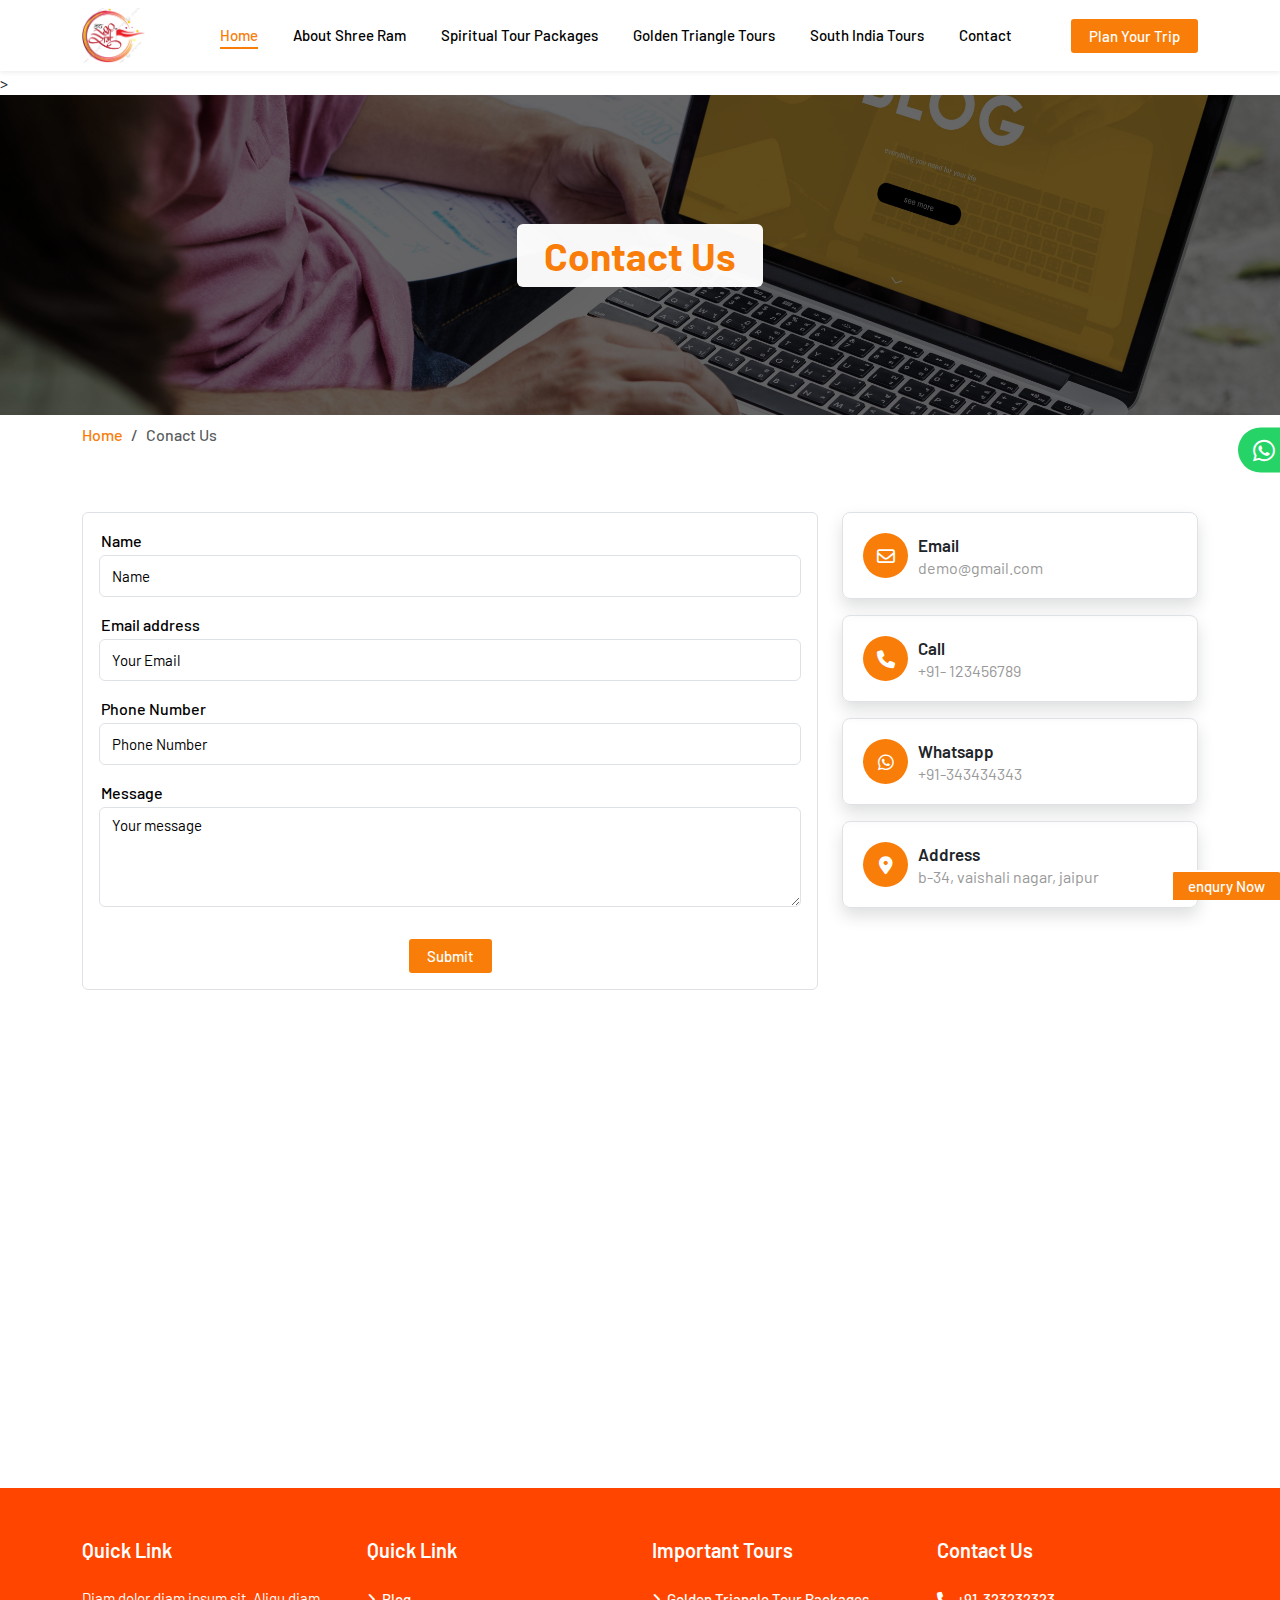
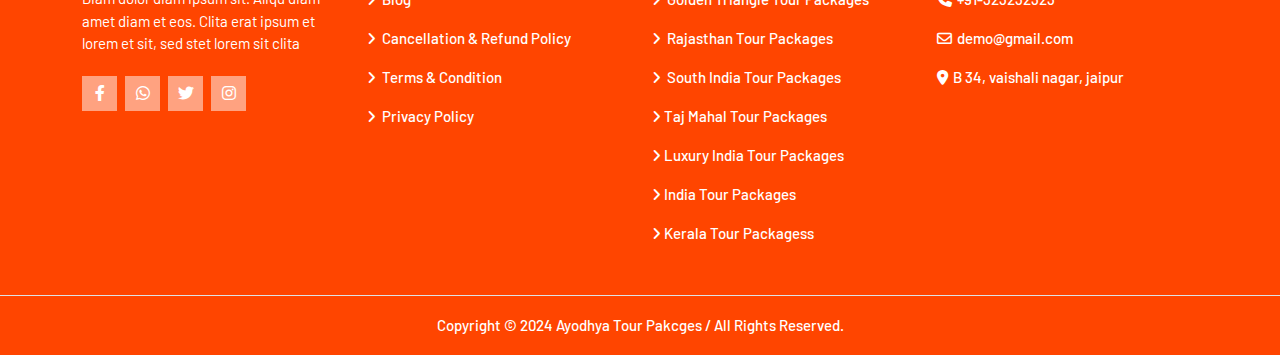
<file: contact.html>
<!DOCTYPE html>
<html lang="en">
<head>
    <meta charset="UTF-8">
    <meta name="viewport" content="width=device-width, initial-scale=1.0">
    <title>Contact Us</title>
    <!-- favicon  -->
    <link rel="icon" type="image/x-icon" href="assets/img/logo2.png">
    <!-- jquery  -->
    <script src="assets/js/JQUERY.js"></script>
    <!-- css  -->
    <link rel="stylesheet" href="assets/css/style.min.css">
    <!-- bootstrap css  -->
    <link rel="stylesheet" href="assets/css/bootstrap.min.css">
    <!-- font awesome  -->
    <link rel="stylesheet" href="assets/FontAwesome/css/all.min.css">
    <!-- select library  -->
    <link rel="stylesheet" href="assets/libs/selectbox/css/select2.min.css">
    <!-- select library 2 -->
    <link rel="stylesheet" href="assets/libs/selectbox/css/intlTelInput.min.css">
    <!-- select library 2 -->
    <link rel="stylesheet" href="assets/libs/swiperjs/css/swiper-bundle.min.css">
    <!-- glightbox library css -->
    <link rel="stylesheet" href="assets/libs/glightbox/glightbox.css">
    <!-- font family  -->
    <link rel="preconnect" href="https://fonts.googleapis.com">
    <link rel="preconnect" href="https://fonts.gstatic.com" crossorigin>
    <link href="https://fonts.googleapis.com/css2?family=Barlow:ital,wght@0,100;0,200;0,300;0,400;0,500;0,600;0,700;0,800;0,900;1,100;1,200;1,300;1,400;1,500;1,600;1,700;1,800;1,900&display=swap" rel="stylesheet">
</head>
<body>

    <!-- scroll to top start  -->
    <a href="#" class="d-flex align-items-center justify-content-center scroll-top shadow-sm rounded-circle position-fixed text-decoration-none" id="scrolltop">
        <i class="fa-solid fa-arrow-up"></i>
    </a>
    <!-- scroll to top end -->

    <!-- enquery button start  -->
    <a href="javascript:;" class="d-flex align-items-center enquery-btn text-decoration-none position-fixed" data-bs-toggle="modal" data-bs-target="#enquirymodal">
        enqury Now
    </a>
    <!-- enquery button end -->

    <!-- whatsapp button start  -->
    <a href="javascript:;" class="whatsapp-common-btn position-fixed d-flex align-items-center text-decoration-none justify-content-center"> 
        <i class="fa-brands fa-whatsapp"></i>
        <span class="text-nowrap">
            +91-123445656
        </span>
    </a>
    <!-- whatsapp button end -->

    
    <!-- navbar start  -->
    <nav class="navbar shadow-sm navbar-expand-lg container-fluid bg-white" aria-label="Offcanvas navbar large" id="navbar">
        <div class="container">
            <a href="index.html" class="navbar-brand py-0 d-flex align-items-center justify-content-center">
                <img src="assets/img/logo2.png" alt="logo" class="h-100 w-100 img-fluid">
            </a>
            <div class="offcanvas offcanvas-start nav-offcanvas " tabindex="-1" id="offcanvasNavbar2" aria-labelledby="offcanvasNavbar2Label">
              <div class="offcanvas-header border-bottom">
                <div class="offcanvas-title" id="offcanvasNavbar2Label">
                    <img src="assets/img/logo2.png" alt="logo" class="h-100 w-100 img-fluid">
                </div>
                <button type="button" class="btn-close shadow-none" data-bs-dismiss="offcanvas" aria-label="Close"></button>
              </div>
              <div class="offcanvas-body">
                <ul class="navbar-nav justify-content-center flex-grow-1">
                    <li class="nav-item navbar-item">
                        <a class="nav-link navbar-link fw-medium position-relative px-0 active" aria-current="page" href="index.html">Home</a>
                    </li>
                    <li class="nav-item navbar-item">
                        <a class="nav-link navbar-link fw-medium position-relative px-0" href="about-shriram.html">About Shree Ram</a>
                    </li>
                    <li class="nav-item navbar-item">
                        <a class="nav-link navbar-link fw-medium position-relative px-0" href="tour.html"> Spiritual Tour Packages </a>
                    </li>
                    <li class="nav-item navbar-item">
                        <a class="nav-link navbar-link fw-medium position-relative px-0" href="tour.html">Golden Triangle Tours</a>
                    </li>
                    <li class="nav-item navbar-item">
                        <a class="nav-link navbar-link fw-medium position-relative px-0" href="tour.html">South India Tours</a>
                    </li>
                    <li class="nav-item navbar-item">
                        <a class="nav-link navbar-link fw-medium position-relative px-0" href="contact.html"> Contact</a>
                    </li>
                </ul>
              </div>
            </div>
            <div class="d-flex align-items-center gap-3">
                <a href="plan-your-trip.html" class="text-decoration-none common-btn"> Plan Your Trip</a>
                <button class="navbar-toggler" type="button" data-bs-toggle="offcanvas" data-bs-target="#offcanvasNavbar2" aria-controls="offcanvasNavbar2" aria-label="Toggle navigation">
                    <i class="fa-solid fa-bars"></i>
                </button>
            </div>
        </div>
    </nav>
    <!-- navbar end -->>

    <!-- heading section start  -->
    <section class="heading-page position-relative">
        <div class="container h-100">
            <div class="heading-main position-relative z-1 h-100 w-100 d-flex align-items-center justify-content-center">
                <div class="page-title fw-bold">
                   Contact Us
                </div>
            </div>
        </div>
    </section>
    <!-- heading section end -->


    <!-- breadcrumb section start  -->
    <section class="container-fluid breadcrumb-section">
        <div class="container">
            <nav aria-label="breadcrumb">
                <ol class="breadcrumb">
                  <li class="breadcrumb-item"><a href="index.html">Home</a></li>
                  <li class="breadcrumb-item active" aria-current="page">Conact Us</li>
                </ol>
            </nav>
        </div>
    </section>
    <!-- breadcrumb section end  -->


    <!-- contact section start  -->
    <section class="container-fluid contact-page common-gap">
        <div class="container">
            <div class="row form-section mt-md-4 mt-3">
               <div class="col-lg-8">
                  <form action="">
                    <div class="input-card border rounded-2 p-3 text-start">
                        <div class="row gap-3">
                            <div class="col-12">
                                <div class="input-data mt-0">
                                    <label for="" class="input-label">Name</label>
                                    <input type="text" class="form-control form-input shadow-none" placeholder="Name">
                                </div>
                            </div>
                            <div class="col-12">
                                <div class="input-data mt-0">
                                    <label for="" class="input-label">Email address</label>
                                    <input type="email" class="form-control form-input shadow-none bg-white rounded-2" placeholder="Your Email">
                                </div>
                            </div>
                            <div class="col-12">
                                <div class="input-data mt-0">
                                    <label for="" class="input-label">Phone Number</label>
                                    <input type="text" class="form-control form-input shadow-none bg-white rounded-2" placeholder="Phone Number">
                                </div>
                        
                            </div>
                            <div class="col-12">
                                <div class="input-data mt-0">
                                    <label for="" class="input-label">Message</label>
                                    <div>
                                        <textarea name="" id="" class="form-control form-input shadow-none textarea" placeholder="Your message"></textarea>
                                    </div>
                                </div>
                            </div>
                           <div class="col-12 mt-3">
                                <div class="d-flex align-items-center justify-content-center">
                                    <button class="common-btn">Submit</button>
                                </div>
                           </div>
                        </div>
                    </div> 
                  </form>
               </div>
               <div class="col-lg-4 mt-lg-0 mt-4">
                <div class="row g-3">
                    <div class="col-lg-12 col-md-6">
                        <div class="contact-card border d-flex align-items-center shadow rounded-3 position-relative">
                            <div class="contact-icon d-flex align-items-center justify-content-center rounded-circle">
                                <i class="fa-regular fa-envelope"></i>
                            </div>
                            <div class="lh-1">
                                <div class="contact-heading fw-semibold">Email</div>
                                <a href="mailto:demo@gmail.com" class="text-decoration-none contact-title d-block stretched-link">demo@gmail.com</a>
                            </div>
                        </div>
                    </div>
                    <div class="col-lg-12 col-md-6">
                        <div class="contact-card border d-flex align-items-center shadow rounded-3 position-relative">
                            <div class="contact-icon d-flex align-items-center justify-content-center rounded-circle">
                                <i class="fa-solid fa-phone"></i>
                            </div>
                            <div class="lh-1">
                                <div class="contact-heading fw-semibold">Call</div>
                                <a href="tel:+9112345678" class="text-decoration-none contact-title d-block stretched-link">+91- 123456789</a>
                            </div>
                        </div>
                    </div>
                    <div class="col-lg-12 col-md-6">
                        <div class="contact-card border d-flex align-items-center shadow rounded-3 position-relative">
                            <div class="contact-icon d-flex align-items-center justify-content-center rounded-circle">
                                <i class="fa-brands fa-whatsapp"></i>
                            </div>
                            <div class="lh-1">
                                <div class="contact-heading fw-semibold">Whatsapp</div>
                                <a href="javascript:;" class="text-decoration-none contact-title d-block stretched-link">+91-343434343</a>
                            </div>
                        </div>
                    </div>
                    <div class="col-lg-12 col-md-6">
                        <div class="contact-card border d-flex align-items-center shadow rounded-3 position-relative">
                            <div class="contact-icon d-flex align-items-center justify-content-center rounded-circle">
                                <i class="fa-solid fa-location-dot"></i>
                            </div>
                            <div class="lh-1">
                                <div class="contact-heading fw-semibold">Address</div>
                                <div class="text-decoration-none contact-title">b-34, vaishali nagar, jaipur</div>
                            </div>
                        </div>
                    </div>
                </div>
               </div>
               <div class="col-12 mt-5">
                    <div class="location-frame overflow-hidden rounded-3">
                        <iframe class="h-100 w-100" src="https://www.google.com/maps/embed?pb=!1m18!1m12!1m3!1d113876.79168116671!2d75.808768!3d26.882867199999996!2m3!1f0!2f0!3f0!3m2!1i1024!2i768!4f13.1!3m3!1m2!1s0x396db699af2ea7af%3A0x7d979cd62bdc8058!2sBirla%20Mandir%2C%20Jaipur!5e0!3m2!1sen!2sin!4v1702451668735!5m2!1sen!2sin" style="border:0;" allowfullscreen="" loading="lazy" referrerpolicy="no-referrer-when-downgrade"></iframe>
                    </div>
               </div>
            </div>
            
        </div>
    </section>
    <!-- contact section end -->


    <!-- footer start / -->
    <footer class="footer container-fluid footer-two common-gap">
        <div class="container">
            <div class="row gy-4">
                <div class="col-lg-3 col-sm-6">
                    <div class="footer-heading mt-0">
                        Quick Link
                    </div>
                    <p class="footer-para">Diam dolor diam ipsum sit. Aliqu diam amet diam et eos. Clita erat ipsum et lorem et sit, sed stet lorem sit clita</p>
                    <div class="d-flex align-items-center gap-2 social-list">
                        <a href="javascript:;" class="text-decoration-none social-link d-flex align-items-center justify-content-center">
                            <i class="fa-brands fa-facebook-f"></i>
                        </a>
                        <a href="javascript:;" class="text-decoration-none social-link d-flex align-items-center justify-content-center">
                            <i class="fa-brands fa-whatsapp"></i>
                        </a>
                        <a href="javascript:;" class="text-decoration-none social-link d-flex align-items-center justify-content-center">
                            <i class="fa-brands fa-twitter"></i>
                        </a>
                        <a href="javascript:;" class="text-decoration-none social-link d-flex align-items-center justify-content-center">
                            <i class="fa-brands fa-instagram"></i>
                        </a>
                    </div>
                </div>
                <!-- <div class="col-lg-3">
                    <div class="footer-logo">
                        <img src="assets/img/logo2.png" alt="logo" class="h-100 w-100 img-fluid">
                    </div>
                    <p class="footer-para">Diam dolor diam ipsum sit. Aliqu diam amet diam et eos. Clita erat ipsum et lorem et sit, sed stet lorem sit clita</p>
                </div> -->
                <div class="col-lg-3 col-sm-6">
                    <div class="footer-heading">
                        Quick Link
                    </div>
                    <ul class="footer-list list-unstyled d-flex flex-column mb-0">
                        <li><a href="blog.html" class="text-decoration-none footer-link footer-link-two"> Blog</a></li>
                        <li><a href="javascript:;" class="text-decoration-none footer-link footer-link-two"> Cancellation & Refund Policy</a></li>
                        <li><a href="javascript:;" class="text-decoration-none footer-link footer-link-two"> Terms & Condition</a></li>
                        <li><a href="javascript:;" class="text-decoration-none footer-link footer-link-two"> Privacy Policy</a></li>
                    </ul>
                </div>
                <div class="col-lg-3 col-sm-6">
                    <div class="footer-heading">
                        Important Tours
                    </div>
                    <ul class="footer-list list-unstyled d-flex flex-column mb-0">
                        <li><a href="packges.html" class="text-decoration-none footer-link footer-link-two"> Golden Triangle Tour Packages</a></li>
                        <li><a href="packges.html" class="text-decoration-none footer-link footer-link-two"> Rajasthan Tour Packages</a></li>
                        <li><a href="packges.html" class="text-decoration-none footer-link footer-link-two"> South India Tour Packages</a></li>
                        <li><a href="packges.html" class="text-decoration-none footer-link footer-link-two">Taj Mahal Tour Packages</a></li>
                        <li><a href="packges.html" class="text-decoration-none footer-link footer-link-two">Luxury India Tour Packages</a></li>
                        <li><a href="packges.html" class="text-decoration-none footer-link footer-link-two">India Tour Packages</a></li>
                        <li><a href="packges.html" class="text-decoration-none footer-link footer-link-two">Kerala Tour Packagess</a></li>
                    </ul>
                </div>
                <div class="col-lg-3 col-sm-6">
                    <div class="footer-heading">
                        Contact Us
                    </div>
                    <ul class="footer-list list-unstyled d-flex flex-column mb-0">
                        <li>
                            <a href="javascript:;" class="text-decoration-none footer-link footer-link-two footer-link-three"> 
                                <span><i class="fa-solid fa-phone"></i></span>
                                +91-323232323
                            </a>
                        </li>
                        <li>
                            <a href="javascript:;" class="text-decoration-none footer-link footer-link-two footer-link-three"> 
                                <span><i class="fa-regular fa-envelope"></i></span>
                               demo@gmail.com
                            </a>
                        </li>
                        <li>
                            <span class="text-decoration-none footer-link footer-link-three"> 
                                <span><i class="fa-solid fa-location-dot"></i></span>
                              B 34, vaishali nagar, jaipur 
                            </span>
                        </li>
                    </ul>
                </div>        
            </div>
        </div>
    </footer>
    <!-- footer end -->


    <!-- copright section start  -->
    <section class="container-fluid copright-section copright-section-two border-top">
        <div class="container">
            <div class="copyright-title text-center">
                <p class="fw-medium">Copyright © 2024 <a href="javascript:;" class="text-decoration-none">Ayodhya Tour Pakcges</a> / All Rights Reserved.</p>
            </div>
        </div>
    </section>
    <!-- copright section end -->


    <!-- enquiry modal start  -->
    <div class="modal fade enquiry-modal" id="enquirymodal" tabindex="-1" aria-labelledby="exampleModalLabel" aria-hidden="true">
    <div class="modal-dialog enquiry-dialog modal-dialog-scrollable modal-dialog-centered">
      <div class="modal-content">
        <div class="modal-header">
          <div class="modal-title" id="exampleModalLabel">Enquiry Now</div>
          <button type="button" class="border-0 bg-transparent close-btn shadow-none" data-bs-dismiss="modal" aria-label="Close">
            <i class="fas close-icon fa-times"></i>
          </button>
        </div>
        <div class="modal-body">
           <form action="">
                <div class="row g-3">
                    <div class="col-md-6">
                        <div class="input-data mt-0">
                            <label for="" class="input-label">Name</label>
                            <input type="text" class="form-control form-input shadow-none" placeholder="Name">
                        </div>
                    </div>
                    <div class="col-md-6">
                        <div class="input-data mt-0">
                            <label for="" class="input-label">Phone Number</label>
                            <input type="text" class="form-control form-input shadow-none" placeholder="Phone Number">
                        </div>
                    </div>
                    <div class="col-md-6">
                        <div class="input-data mt-0">
                            <label for="" class="input-label">Email Address</label>
                            <input type="text" class="form-control form-input shadow-none" placeholder="Email Address">
                        </div>
                    </div>
                    <div class="col-md-6">
                        <div class="input-data mt-0">
                            <label for="" class="input-label">Date</label>
                            <input type="date" class="form-control form-input shadow-none">
                        </div>
                    </div>
                    <div class="col-md-6">
                        <div class="input-data mt-0">
                            <label for="" class="input-label">No. Of Days</label>
                            <select class="form-select form-input shadow-none">
                                <option value="">No. Of Days</option>
                                <option value="1">1</option>
                                <option value="2">2</option>
                                <option value="3">3</option>
                                <option value="4">4</option>
                                <option value="5">5</option>
                                <option value="6">6</option>
                                <option value="7">7</option>
                                <option value="8">8</option>
                                <option value="9">9</option>
                                <option value="10">10</option>
                                <option value="11">10 +</option>
                            </select>
                        </div>
                    </div>
                    <div class="col-md-6">
                        <div class="input-data mt-0">
                            <label for="" class="input-label">Adult</label>
                            <select class="form-select form-input shadow-none">
                                <option value="">Adult</option>
                                <option value="1"> 1</option>
                                <option value="2"> 2</option>
                                <option value="3"> 3</option>
                                <option value="4">4</option>
                            </select>
                        </div>
                    </div>
                    <div class="col-md-6">
                        <div class="input-data mt-0">
                            <label for="" class="input-label">Child Age</label>
                            <select class="form-select form-input shadow-none">
                                <option value="">Child Age</option>
                                <option value="1">1</option>
                                <option value="2">2</option>
                                <option value="3">3</option>
                                <option value="4">4</option>
                                <option value="5">5</option>
                                <option value="6">6</option>
                                <option value="7">7</option>
                                <option value="8">8</option>
                                <option value="9">9</option>
                                <option value="10">10</option>
                                <option value="11">11</option>
                                <option value="12">12</option>
                            </select>
                        </div>
                    </div>
                    <div class="col-md-6">
                        <div class="input-data mt-0">
                            <label for="" class="input-label">Car Type</label>
                            <select class="form-select form-input shadow-none">
                                <option value=""> Car Type</option>
                                <option value="Economy Cars">Economy Cars</option>
                                <option value="Luxury Cars">Luxury Cars</option>
                                <option value="Suv Cars">Suv Cars</option>
                                <option value="Coaches">Coaches</option>
                            </select>
                        </div>
                    </div>
                    <div class="col-md-12">
                        <div class="input-data mt-0">
                            <label for="" class="input-label">Your message</label>
                            <div>
                                <textarea name="" id="" class="form-control form-input shadow-none textarea" placeholder="Your message"></textarea>
                            </div>
                        </div>
                    </div>
                    <div class="col-12">
                        <div class="mt-3 d-flex align-items-center justify-content-center">
                            <button class="common-btn">
                                Submit
                            </button>
                        </div>
                    </div>
                </div>
           </form>
        </div>
        <!-- <div class="modal-footer">
          <button type="button" class="btn btn-secondary" data-bs-dismiss="modal">Close</button>
          <button type="button" class="btn btn-primary">Save changes</button>
        </div> -->
      </div>
    </div>
    </div>
    <!-- enquiry modal end -->

    <!-- bootstrap js  -->
    <script src="assets/libs/bootstrap/js/bootstrap.bundle.min.js"></script>
    <!-- custom js  -->
    <script src="assets/js/main.js"></script>
    <!-- select library  -->
    <script src="assets/libs/selectbox/js/select2.min.js"></script>
    <!-- select library 2 -->
    <script src="assets/libs/selectbox/js/intlTelInput.min.js"></script>
    <!-- swiper js library  -->
    <script src="assets/libs/swiperjs/js/swiper-bundle.min.js"></script>
    <!-- glightbox js  -->
    <script src="assets/libs/glightbox/glightbox.js"></script>
</body>
</html>
</file>
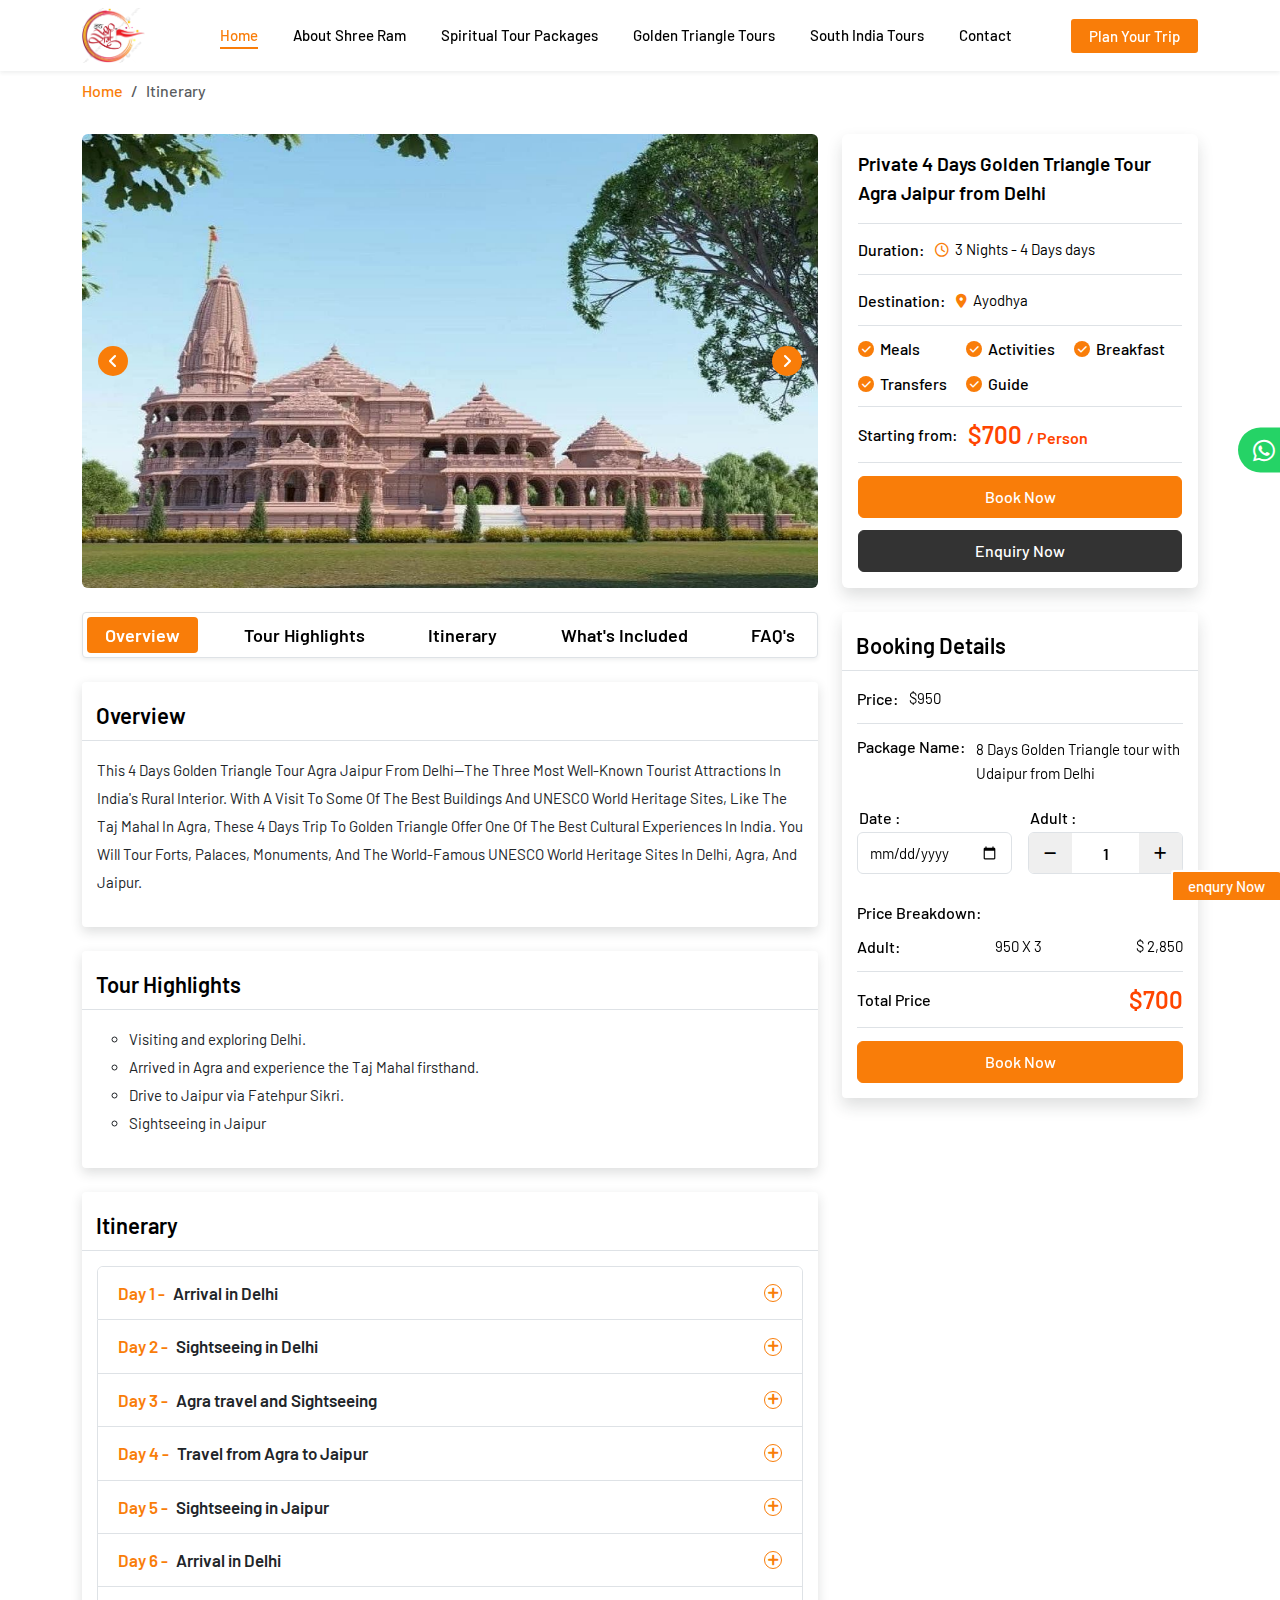
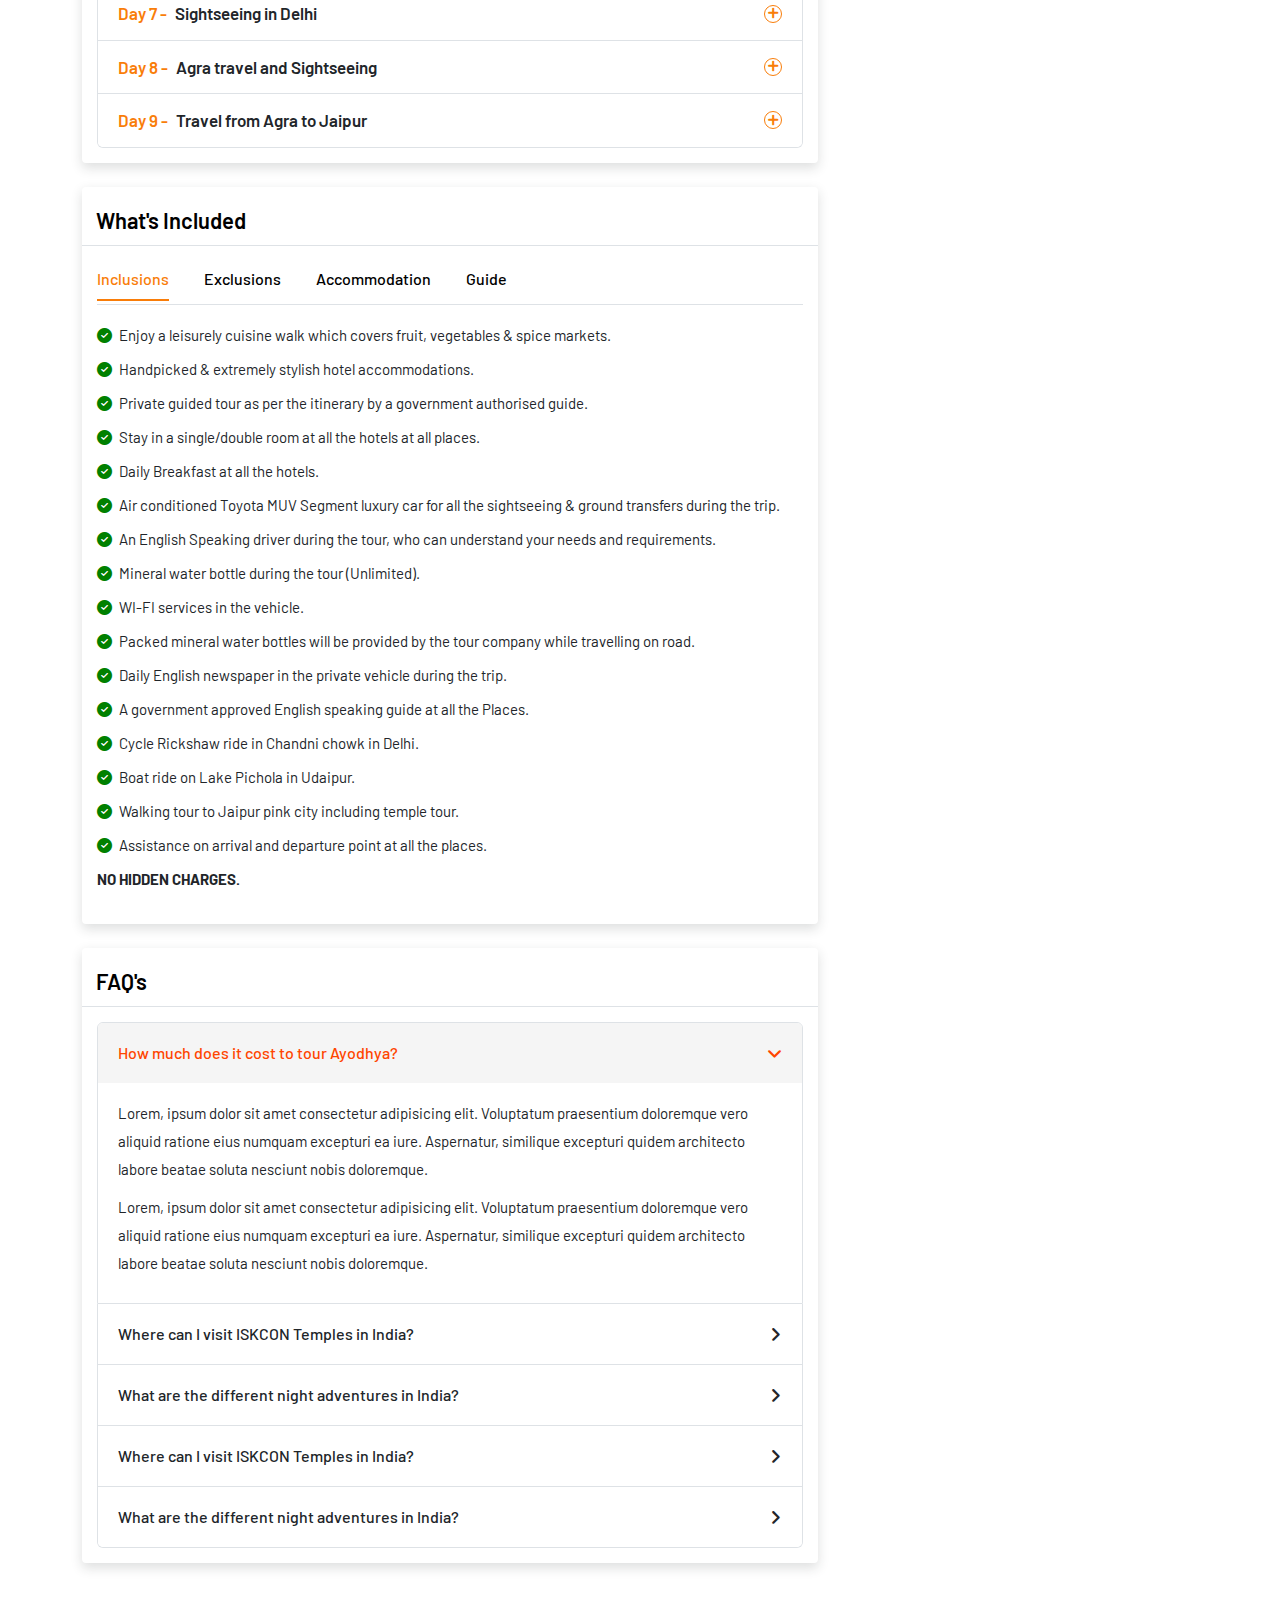
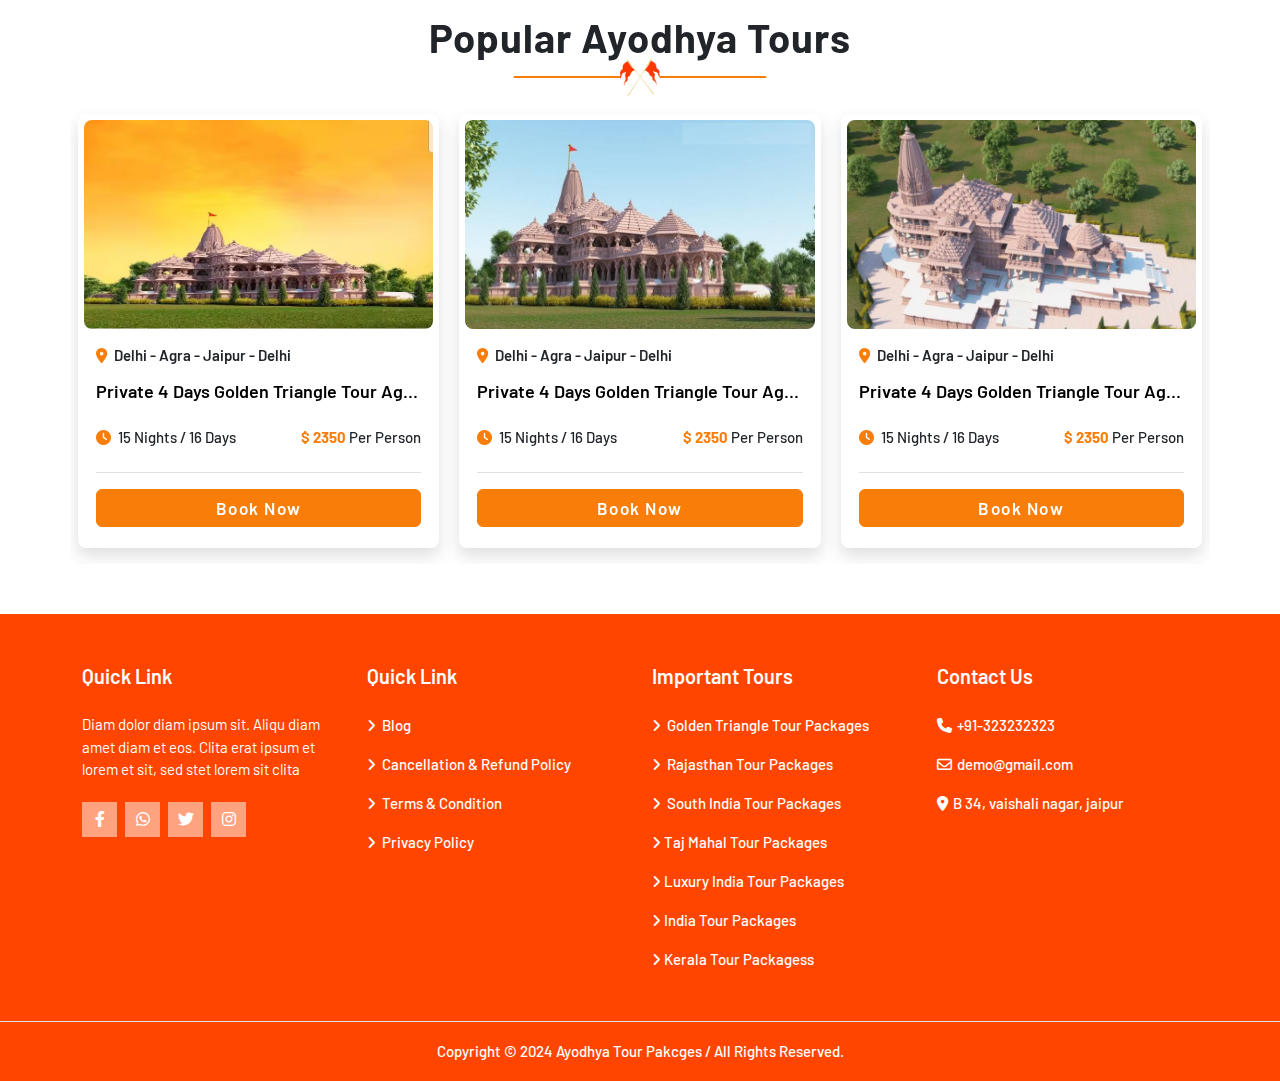
<file: itinerary.html>
<!DOCTYPE html>
<html lang="en">
<head>
    <meta charset="UTF-8">
    <meta name="viewport" content="width=device-width, initial-scale=1.0">
    <title>Home</title>
    <!-- favicon  -->
    <link rel="icon" type="image/x-icon" href="assets/img/logo2.png">
    <!-- jquery  -->
    <script src="assets/js/JQUERY.js"></script>
    <!-- css  -->
    <link rel="stylesheet" href="assets/css/style.min.css">
    <!-- bootstrap css  -->
    <link rel="stylesheet" href="assets/css/bootstrap.min.css">
    <!-- font awesome  -->
    <link rel="stylesheet" href="assets/FontAwesome/css/all.min.css">
    <!-- select library  -->
    <link rel="stylesheet" href="assets/libs/selectbox/css/select2.min.css">
    <!-- select library 2 -->
    <link rel="stylesheet" href="assets/libs/selectbox/css/intlTelInput.min.css">
    <!-- select library 2 -->
    <link rel="stylesheet" href="assets/libs/swiperjs/css/swiper-bundle.min.css">
    <!-- glightbox library css -->
    <link rel="stylesheet" href="assets/libs/glightbox/glightbox.css">
    <!-- font family  -->
    <link rel="preconnect" href="https://fonts.googleapis.com">
    <link rel="preconnect" href="https://fonts.gstatic.com" crossorigin>
    <link href="https://fonts.googleapis.com/css2?family=Barlow:ital,wght@0,100;0,200;0,300;0,400;0,500;0,600;0,700;0,800;0,900;1,100;1,200;1,300;1,400;1,500;1,600;1,700;1,800;1,900&display=swap" rel="stylesheet">
</head>
<body>

    <!-- scroll to top start  -->
    <a href="#" class="d-flex align-items-center justify-content-center scroll-top shadow-sm rounded-circle position-fixed text-decoration-none" id="scrolltop">
        <i class="fa-solid fa-arrow-up"></i>
    </a>
    <!-- scroll to top end -->

    <!-- enquery button start  -->
    <a href="javascript:;" class="d-flex align-items-center enquery-btn text-decoration-none position-fixed" data-bs-toggle="modal" data-bs-target="#enquirymodal">
        enqury Now
    </a>
    <!-- enquery button end -->


    <!-- whatsapp button start  -->
    <a href="javascript:;" class="whatsapp-common-btn position-fixed d-flex align-items-center text-decoration-none justify-content-center"> 
        <i class="fa-brands fa-whatsapp"></i>
        <span class="text-nowrap">
            +91-123445656
        </span>
    </a>
    <!-- whatsapp button end -->


    <!-- navbar start  -->
    <nav class="navbar shadow-sm navbar-expand-lg container-fluid bg-white" aria-label="Offcanvas navbar large" id="navbar">
        <div class="container">
            <a href="index.html" class="navbar-brand py-0 d-flex align-items-center justify-content-center">
                <img src="assets/img/logo2.png" alt="logo" class="h-100 w-100 img-fluid">
            </a>
            <div class="offcanvas offcanvas-start nav-offcanvas " tabindex="-1" id="offcanvasNavbar2" aria-labelledby="offcanvasNavbar2Label">
              <div class="offcanvas-header border-bottom">
                <div class="offcanvas-title" id="offcanvasNavbar2Label">
                    <img src="assets/img/logo2.png" alt="logo" class="h-100 w-100 img-fluid">
                </div>
                <button type="button" class="btn-close shadow-none" data-bs-dismiss="offcanvas" aria-label="Close"></button>
              </div>
              <div class="offcanvas-body">
                <ul class="navbar-nav justify-content-center flex-grow-1">
                    <li class="nav-item navbar-item">
                        <a class="nav-link navbar-link fw-medium position-relative px-0 active" aria-current="page" href="index.html">Home</a>
                    </li>
                    <li class="nav-item navbar-item">
                        <a class="nav-link navbar-link fw-medium position-relative px-0" href="about-shriram.html">About Shree Ram</a>
                    </li>
                    <li class="nav-item navbar-item">
                        <a class="nav-link navbar-link fw-medium position-relative px-0" href="tour.html"> Spiritual Tour Packages </a>
                    </li>
                    <li class="nav-item navbar-item">
                        <a class="nav-link navbar-link fw-medium position-relative px-0" href="tour.html">Golden Triangle Tours</a>
                    </li>
                    <li class="nav-item navbar-item">
                        <a class="nav-link navbar-link fw-medium position-relative px-0" href="tour.html">South India Tours</a>
                    </li>
                    <li class="nav-item navbar-item">
                        <a class="nav-link navbar-link fw-medium position-relative px-0" href="contact.html"> Contact</a>
                    </li>
                </ul>
              </div>
            </div>
            <div class="d-flex align-items-center gap-3">
                <a href="plan-your-trip.html" class="text-decoration-none common-btn"> Plan Your Trip</a>
                <button class="navbar-toggler" type="button" data-bs-toggle="offcanvas" data-bs-target="#offcanvasNavbar2" aria-controls="offcanvasNavbar2" aria-label="Toggle navigation">
                    <i class="fa-solid fa-bars"></i>
                </button>
            </div>
        </div>
    </nav>
    <!-- navbar end -->

    
    <!-- breadcrumb section start  -->
    <section class="container-fluid breadcrumb-section">
        <div class="container">
            <nav aria-label="breadcrumb">
                <ol class="breadcrumb">
                  <li class="breadcrumb-item"><a href="index.html">Home</a></li>
                  <li class="breadcrumb-item active" aria-current="page">Itinerary</li>
                </ol>
            </nav>
        </div>
    </section>
    <!-- breadcrumb section end  -->


    <!-- ininerary section start  -->
    <section class="container-fluid itinerary-section mt-3">
        <div class="container">
            <div class="row gap-lg-0 gap-3">
                <div class="col-lg-8">
                    <div class="swiper h-100 mySwiper box-container overflow-hidden rounded-2 ininerary-slider">
                        <div class="swiper-wrapper">
                            <div class="swiper-slide box">
                                <div class="itinerary-slider-img h-100">
                                    <a href="assets/img/slider6.jpg" class="glightbox2 h-100 w-100" data-glightbox='title:Description Bottom; description: You can set the position of the description &lt;a href="http://google.com"&gt;with a link to Google&lt;/a&gt;'>
                                        <img src="assets/img/slider6.jpg" alt="ininerary" class="h-100 w-100 img-fluid">
                                    </a>
                                </div>
                            </div>
                            <div class="swiper-slide box">
                                <div class="itinerary-slider-img h-100">
                                    <a href="assets/img/slider.webp" class="glightbox2 h-100 w-100" data-glightbox='title:Description Bottom; description: You can set the position of the description &lt;a href="http://google.com"&gt;with a link to Google&lt;/a&gt;'>
                                        <img src="assets/img/slider.webp" alt="ininerary" class="h-100 w-100 img-fluid">
                                    </a>
                                </div>
                            </div>
                            <div class="swiper-slide box">
                                <div class="itinerary-slider-img h-100">
                                    <a href="assets/img/slider7.jpg" class="glightbox2 h-100 w-100" data-glightbox='title:Description Bottom; description: You can set the position of the description &lt;a href="http://google.com"&gt;with a link to Google&lt;/a&gt;'>
                                        <img src="assets/img/slider7.jpg" alt="ininerary" class="h-100 w-100 img-fluid">
                                    </a>
                                </div>
                            </div>
                            <div class="swiper-slide box">
                                <div class="itinerary-slider-img h-100">
                                    <a href="assets/img/slider2.avif" class="glightbox2 h-100 w-100" data-glightbox='title:Description Bottom; description: You can set the position of the description &lt;a href="http://google.com"&gt;with a link to Google&lt;/a&gt;'>
                                        <img src="assets/img/slider2.avif" alt="ininerary" class="h-100 w-100 img-fluid">
                                    </a>
                                </div>
                            </div>
                        </div>
                        <div class="slider-arrow position-absolute z-1 w-100 px-3 d-flex align-items-center justify-content-between">
                            <div class="swiper-prev slider-btn rounded-circle d-flex align-items-center justify-content-center">
                                <i class="fa-solid fa-angle-left"></i>
                            </div>
                            <div class="swiper-next slider-btn rounded-circle d-flex align-items-center justify-content-center">
                                <i class="fa-solid fa-angle-right"></i>
                            </div>
                        </div>
                      </div>
                </div>
                <div class="col-lg-4"> 
                    <div class="ininerary-card h-100 rounded-2 shadow">
                        <div class="ininerary-heading">
                            <span>Private 4 Days Golden Triangle Tour Agra Jaipur from Delhi</span>
                        </div>
                        <div class="ininerary-data border-top mt-sm-3 mt-2 d-flex align-items-center">
                            <div class="ininerary-time">
                                Duration:
                            </div>
                            <div class="ininerary-time-icon">
                                <i class="fa-regular fa-clock"></i>
                                3 Nights - 4 Days days
                            </div>
                        </div>
                        <div class="ininerary-data border-top d-flex align-items-center">
                            <div class="ininerary-time">
                                Destination:
                            </div>
                            <div class="ininerary-time-icon">
                                <i class="fa-solid fa-location-dot"></i>
                                Ayodhya
                            </div>
                        </div>
                        <div class="ininerary-data border-top d-flex align-items-center">
                           <div class="row w-100 g-3">
                                <div class="col-4">
                                    <div class="ininerary-time ininerary-time-two position-relative d-flex align-items-center">
                                        <span class="icon-check rounded-circle d-flex align-items-center justify-content-center">
                                            <i class="fa-solid fa-check"></i>
                                        </span>
                                        <span>Meals</span>
                                    </div>
                                </div>
                                <div class="col-4">
                                    <div class="ininerary-time ininerary-time-two position-relative d-flex align-items-center">
                                        <span class="icon-check rounded-circle d-flex align-items-center justify-content-center">
                                            <i class="fa-solid fa-check"></i>
                                        </span>
                                       <span> Activities</span>
                                    </div>
                                </div>
                                <div class="col-4">
                                    <div class="ininerary-time ininerary-time-two position-relative d-flex align-items-center">
                                        <span class="icon-check rounded-circle d-flex align-items-center justify-content-center">
                                            <i class="fa-solid fa-check"></i>
                                        </span>
                                        <span>Breakfast</span>
                                    </div>
                                </div>
                                <div class="col-4">
                                    <div class="ininerary-time ininerary-time-two position-relative d-flex align-items-center">
                                        <span class="icon-check rounded-circle d-flex align-items-center justify-content-center">
                                            <i class="fa-solid fa-check"></i>
                                        </span>
                                        <span> Transfers</span>
                                    </div>
                                </div>
                                <div class="col-4">
                                    <div class="ininerary-time ininerary-time-two position-relative d-flex align-items-center">
                                        <span class="icon-check rounded-circle d-flex align-items-center justify-content-center">
                                            <i class="fa-solid fa-check"></i>
                                        </span>
                                       <span> Guide</span>
                                    </div>
                                </div>
                           </div>
                        </div>
                        <div class="ininerary-data border-top d-flex align-items-center">
                            <div class="ininerary-time">
                                Starting from:
                            </div>
                            <div class="itinerary-price">
                                $700 <span>/ Person</span>
                            </div>
                        </div>
                        <div class="ininerary-data border-top pb-0">
                            <div class="d-flex align-items-center pt2 justify-content-center w-100">
                                <a href="#tour-form" class="itinerary-btn w-100 rounded-2 text-decoration-none text-center">Book Now</a>
                            </div>
                            <div class="d-flex mt-2 pt-1 align-items-center justify-content-center w-100">
                                <button class="itinerary-btn itinerary-btn-two w-100 rounded-2"  data-bs-toggle="modal" data-bs-target="#enquirymodal"> Enquiry Now </button>
                            </div>
                        </div>
                    </div>
                </div>
            </div>
            <div class="row mt-4 gap-lg-0 gap-3">
                <div class="col-lg-8">
                    <div class="d-flex flex-column gap-4">
                        <ul class="itinerary-tab overflow-x-auto flex-nowrap text-nowrap rounded-1 bg-white border shadow-sm sticky-top z-1 d-flex align-items-center justify-content-between m-0 list-unstyled" id="navigation">
                            <li class="d-flex align-items-center justify-content-center">
                                <a href="#overview" class="text-decoration-none rounded-1 active itinerary-tab-link fw-semibold">
                                    Overview
                                </a>
                            </li>
                            <li class="d-flex align-items-center justify-content-center">
                                <a href="#touehighlights" class="text-decoration-none itinerary-tab-link fw-semibold rounded-1">
                                    Tour Highlights
                                </a>
                            </li>
                            <li class="d-flex align-items-center justify-content-center">
                                <a href="#itinerary" class="text-decoration-none itinerary-tab-link fw-semibold rounded-1">
                                    Itinerary
                                </a>
                            </li>
                            <li class="d-flex align-items-center justify-content-center">
                                <a href="#included" class="text-decoration-none itinerary-tab-link fw-semibold rounded-1">
                                    What's Included
                                </a>
                            </li>
                            <li class="d-flex align-items-center justify-content-center">
                                <a href="#faq" class="text-decoration-none itinerary-tab-link fw-semibold rounded-1">
                                    FAQ's
                                </a>
                            </li>
                        </ul>
                        <div class="itinerary-detall-card shadow rounded-1" id="overview">
                            <div class="itinerary-detall-header border-bottom">
                                <span>Overview</span>
                            </div>
                            <div class="itinerary-detall-body">
                                <p>This 4 Days Golden Triangle Tour Agra Jaipur From Delhi—The Three Most Well-Known Tourist Attractions In India's Rural Interior. With A Visit To Some Of The Best Buildings And UNESCO World Heritage Sites, Like The Taj Mahal In Agra, These 4 Days Trip To Golden Triangle Offer One Of The Best Cultural Experiences In India. You Will Tour Forts, Palaces, Monuments, And The World-Famous UNESCO World Heritage Sites In Delhi, Agra, And Jaipur.</p>
                            </div>
                        </div>
                        <div class="itinerary-detall-card shadow rounded-1" id="touehighlights">
                            <div class="itinerary-detall-header border-bottom">
                                <span>Tour Highlights</span>
                            </div>
                            <div class="itinerary-detall-body">
                                <ul>
                                    <li>Visiting and exploring Delhi. </li>
                                    <li>Arrived in Agra and experience the Taj Mahal firsthand.</li> 
                                    <li>Drive to Jaipur via Fatehpur Sikri. </li>
                                    <li>Sightseeing in Jaipur </li>
                                </ul>
                            </div>
                        </div>
                        <div class="itinerary-detall-card shadow rounded-1" id="itinerary">
                            <div class="itinerary-detall-header border-bottom">
                                <span>Itinerary</span>
                            </div>
                            <div class="itinerary-detall-body">
                                <div class="accordion itinerary-faq" id="accordionExample">
                                    <div class="accordion-item">
                                      <h2 class="accordion-header">
                                        <button class="accordion-button shadow-none collapsed" type="button" data-bs-toggle="collapse" data-bs-target="#day1" aria-expanded="true" aria-controls="day1">
                                          <span class="day-title"> Day 1 - </span> Arrival in Delhi
                                        </button>
                                      </h2>
                                      <div id="day1" class="accordion-collapse collapse" data-bs-parent="#accordionExample">
                                        <div class="accordion-body border-top">
                                           <p> For a memorable 8 days golden triangle tour with Udaipur from Delhi, our representative will greet you at the international or domestic airport in Delhi. To relax or explore independently this beautiful capital city Delhi, the remainder of the day will be at your discretion. You can take a delicious dinner in the hotel and stay overnight. </p>
                                        </div>
                                      </div>
                                    </div>
                                    <div class="accordion-item">
                                      <h2 class="accordion-header">
                                        <button class="accordion-button collapsed shadow-none" type="button" data-bs-toggle="collapse" data-bs-target="#day2" aria-expanded="false" aria-controls="day2">
                                            <span> Day 2 - </span> Sightseeing in Delhi
                                        </button>
                                      </h2>
                                      <div id="day2" class="accordion-collapse collapse" data-bs-parent="#accordionExample">
                                        <div class="accordion-body border-top">
                                          <strong>This is the second item's accordion body.</strong> It is hidden by default, until the collapse plugin adds the appropriate classes that we use to style each element. These classes control the overall appearance, as well as the showing and hiding via CSS transitions. You can modify any of this with custom CSS or overriding our default variables. It's also worth noting that just about any HTML can go within the <code>.accordion-body</code>, though the transition does limit overflow.
                                        </div>
                                      </div>
                                    </div>
                                    <div class="accordion-item">
                                      <h2 class="accordion-header">
                                        <button class="accordion-button collapsed shadow-none" type="button" data-bs-toggle="collapse" data-bs-target="#day3" aria-expanded="false" aria-controls="day3">
                                            <span> Day 3 - </span> Agra travel and Sightseeing
                                        </button>
                                      </h2>
                                      <div id="day3" class="accordion-collapse collapse" data-bs-parent="#accordionExample">
                                        <div class="accordion-body border-top">
                                          <strong>This is the third item's accordion body.</strong> It is hidden by default, until the collapse plugin adds the appropriate classes that we use to style each element. These classes control the overall appearance, as well as the showing and hiding via CSS transitions. You can modify any of this with custom CSS or overriding our default variables. It's also worth noting that just about any HTML can go within the <code>.accordion-body</code>, though the transition does limit overflow.
                                        </div>
                                      </div>
                                    </div>
                                    <div class="accordion-item">
                                        <h2 class="accordion-header">
                                          <button class="accordion-button collapsed shadow-none" type="button" data-bs-toggle="collapse" data-bs-target="#day4" aria-expanded="false" aria-controls="day4">
                                              <span> Day 4 - </span> Travel from Agra to Jaipur
                                          </button>
                                        </h2>
                                        <div id="day4" class="accordion-collapse collapse" data-bs-parent="#accordionExample">
                                          <div class="accordion-body border-top">
                                            <strong>This is the third item's accordion body.</strong> It is hidden by default, until the collapse plugin adds the appropriate classes that we use to style each element. These classes control the overall appearance, as well as the showing and hiding via CSS transitions. You can modify any of this with custom CSS or overriding our default variables. It's also worth noting that just about any HTML can go within the <code>.accordion-body</code>, though the transition does limit overflow.
                                          </div>
                                        </div>
                                    </div>
                                    <div class="accordion-item">
                                        <h2 class="accordion-header">
                                            <button class="accordion-button collapsed shadow-none" type="button" data-bs-toggle="collapse" data-bs-target="#day5" aria-expanded="false" aria-controls="day5">
                                                <span> Day 5 - </span> Sightseeing in Jaipur
                                            </button>
                                        </h2>
                                        <div id="day5" class="accordion-collapse collapse" data-bs-parent="#accordionExample">
                                            <div class="accordion-body border-top">
                                            <strong>This is the third item's accordion body.</strong> It is hidden by default, until the collapse plugin adds the appropriate classes that we use to style each element. These classes control the overall appearance, as well as the showing and hiding via CSS transitions. You can modify any of this with custom CSS or overriding our default variables. It's also worth noting that just about any HTML can go within the <code>.accordion-body</code>, though the transition does limit overflow.
                                            </div>
                                        </div>
                                    </div>
                                    <div class="accordion-item">
                                        <h2 class="accordion-header">
                                          <button class="accordion-button shadow-none collapsed" type="button" data-bs-toggle="collapse" data-bs-target="#day6" aria-expanded="true" aria-controls="day6">
                                            <span> Day 6 - </span> Arrival in Delhi
                                          </button>
                                        </h2>
                                        <div id="day6" class="accordion-collapse collapse" data-bs-parent="#accordionExample">
                                          <div class="accordion-body border-top">
                                             <p> For a memorable 8 days golden triangle tour with Udaipur from Delhi, our representative will greet you at the international or domestic airport in Delhi. To relax or explore independently this beautiful capital city Delhi, the remainder of the day will be at your discretion. You can take a delicious dinner in the hotel and stay overnight. </p>
                                          </div>
                                        </div>
                                    </div>
                                    <div class="accordion-item">
                                        <h2 class="accordion-header">
                                            <button class="accordion-button collapsed shadow-none" type="button" data-bs-toggle="collapse" data-bs-target="#day7" aria-expanded="false" aria-controls="day7">
                                                <span> Day 7 - </span> Sightseeing in Delhi
                                            </button>
                                        </h2>
                                        <div id="day7" class="accordion-collapse collapse" data-bs-parent="#accordionExample">
                                            <div class="accordion-body border-top">
                                            <strong>This is the second item's accordion body.</strong> It is hidden by default, until the collapse plugin adds the appropriate classes that we use to style each element. These classes control the overall appearance, as well as the showing and hiding via CSS transitions. You can modify any of this with custom CSS or overriding our default variables. It's also worth noting that just about any HTML can go within the <code>.accordion-body</code>, though the transition does limit overflow.
                                            </div>
                                        </div>
                                    </div>
                                    <div class="accordion-item">
                                        <h2 class="accordion-header">
                                            <button class="accordion-button collapsed shadow-none" type="button" data-bs-toggle="collapse" data-bs-target="#day8" aria-expanded="false" aria-controls="day8">
                                                <span> Day 8 - </span> Agra travel and Sightseeing
                                            </button>
                                        </h2>
                                        <div id="day8" class="accordion-collapse collapse" data-bs-parent="#accordionExample">
                                            <div class="accordion-body border-top">
                                            <strong>This is the third item's accordion body.</strong> It is hidden by default, until the collapse plugin adds the appropriate classes that we use to style each element. These classes control the overall appearance, as well as the showing and hiding via CSS transitions. You can modify any of this with custom CSS or overriding our default variables. It's also worth noting that just about any HTML can go within the <code>.accordion-body</code>, though the transition does limit overflow.
                                            </div>
                                        </div>
                                    </div>
                                    <div class="accordion-item">
                                        <h2 class="accordion-header">
                                            <button class="accordion-button collapsed shadow-none" type="button" data-bs-toggle="collapse" data-bs-target="#day9" aria-expanded="false" aria-controls="day9">
                                                <span> Day 9 - </span> Travel from Agra to Jaipur
                                            </button>
                                        </h2>
                                        <div id="day9" class="accordion-collapse collapse" data-bs-parent="#accordionExample">
                                            <div class="accordion-body border-top">
                                                <strong>This is the third item's accordion body.</strong> It is hidden by default, until the collapse plugin adds the appropriate classes that we use to style each element. These classes control the overall appearance, as well as the showing and hiding via CSS transitions. You can modify any of this with custom CSS or overriding our default variables. It's also worth noting that just about any HTML can go within the <code>.accordion-body</code>, though the transition does limit overflow.
                                            </div>
                                        </div>
                                    </div>
                                </div>
                            </div>
                        </div>
                        <div class="itinerary-detall-card shadow rounded-1" id="included">
                            <div class="itinerary-detall-header border-bottom">
                                <span> What's Included</span>
                            </div>
                            <div class="itinerary-detall-body">
                                <ul class="nav nav-tabs border-bottom ps-0 overflow-x-auto flex-nowrap text-nowrap py-1 include-tab list-unstyled" id="myTab" role="tablist">
                                    <li class="nav-item" role="presentation">
                                      <button class="nav-link bg-transparent border-0 fw-medium position-relative px-0 active" id="inclusions-tab" data-bs-toggle="tab" data-bs-target="#inclusions-tab-pane" type="button" role="tab" aria-controls="inclusions-tab-pane" aria-selected="true">Inclusions</button>
                                    </li>
                                    <li class="nav-item" role="presentation">
                                      <button class="nav-link bg-transparent border-0 fw-medium position-relative px-0" id="exclusions-tab" data-bs-toggle="tab" data-bs-target="#exclusions-tab-pane" type="button" role="tab" aria-controls="exclusions-tab-pane" aria-selected="false">Exclusions</button>
                                    </li>
                                    <li class="nav-item" role="presentation">
                                      <button class="nav-link bg-transparent border-0 fw-medium position-relative px-0" id="accommodation-tab" data-bs-toggle="tab" data-bs-target="#accommodation-tab-pane" type="button" role="tab" aria-controls="accommodation-tab-pane" aria-selected="false">Accommodation</button>
                                    </li>
                                    <li class="nav-item" role="presentation">
                                      <button class="nav-link bg-transparent border-0 fw-medium position-relative px-0" id="guide-tab" data-bs-toggle="tab" data-bs-target="#guide-tab-pane" type="button" role="tab" aria-controls="guide-tab-pane" aria-selected="false" >Guide</button>
                                    </li>
                                </ul>
                                <div class="tab-content mt-3" id="myTabContent">
                                <div class="tab-pane fade show active" id="inclusions-tab-pane" role="tabpanel" aria-labelledby="inclusions-tab" tabindex="0">
                                    <ul class="inclusions-list d-flex flex-column">
                                        <li><i class="fa-solid fa-circle-check"></i>Enjoy a leisurely cuisine walk which covers fruit, vegetables &amp; spice markets.</li>
                                        <li><i class="fa-solid fa-circle-check"></i>Handpicked &amp; extremely stylish hotel accommodations.</li>
                                        <li><i class="fa-solid fa-circle-check"></i>Private guided tour as per the itinerary by a government authorised guide.</li>
                                        <li><i class="fa-solid fa-circle-check"></i>Stay in a single/double room at all the hotels at all places.</li>
                                        <li><i class="fa-solid fa-circle-check"></i>Daily Breakfast at all the hotels.</li>
                                        <li><i class="fa-solid fa-circle-check"></i>Air conditioned Toyota MUV Segment luxury car for all the sightseeing &amp; ground transfers during the trip.</li>
                                        <li><i class="fa-solid fa-circle-check"></i>An English Speaking driver during the tour, who can understand your needs and requirements.</li>
                                        <li><i class="fa-solid fa-circle-check"></i>Mineral water bottle during the tour (Unlimited).</li>
                                        <li><i class="fa-solid fa-circle-check"></i>WI-FI services in the vehicle.</li>
                                        <li><i class="fa-solid fa-circle-check"></i>Packed mineral water bottles will be provided by the tour company while travelling on road.</li>
                                        <li><i class="fa-solid fa-circle-check"></i>Daily English newspaper in the private vehicle during the trip.</li>
                                        <li><i class="fa-solid fa-circle-check"></i>A government approved English speaking guide at all the Places.</li>
                                        <li><i class="fa-solid fa-circle-check"></i>Cycle Rickshaw ride in Chandni chowk in Delhi.</li>
                                        <li><i class="fa-solid fa-circle-check"></i>Boat ride on Lake Pichola in Udaipur.</li>
                                        <li><i class="fa-solid fa-circle-check"></i>Walking tour to Jaipur pink city including temple tour.</li>
                                        <li><i class="fa-solid fa-circle-check"></i>Assistance on arrival and departure point at all the places.</li>
                                        <li><b>NO HIDDEN CHARGES.</b></li>
                                    </ul>
                                </div>
                                <div class="tab-pane fade" id="exclusions-tab-pane" role="tabpanel" aria-labelledby="exclusions-tab" tabindex="0">
                                    <ul class="inclusions-list exclusions-list d-flex flex-column">
                                        <li><i class="fa-solid fa-circle-xmark"></i>Any International or domestic airfare.</li>
                                        <li><i class="fa-solid fa-circle-xmark"></i>Any other expenses such as extra meals, wine, liquor, beverages.</li>
                                        <li><i class="fa-solid fa-circle-xmark"></i>Any tips to the driver, guide or bell boys.</li>
                                        <li><i class="fa-solid fa-circle-xmark"></i>Monuments entrance fee is included in the cost.</li>
                                        <li><i class="fa-solid fa-circle-xmark"></i>Any extra fee for camera charges at the monuments.</li>
                                        <li><i class="fa-solid fa-circle-xmark"></i>Any Laundry, airline, train tickets other than mentioned above.</li>
                                        <li><i class="fa-solid fa-circle-xmark"></i>Anything which is not included in the tour cost inclusions</li>
                                    </ul>
                                </div>
                                <div class="tab-pane fade" id="accommodation-tab-pane" role="tabpanel" aria-labelledby="accommodation-tab" tabindex="0">
                                    <p class="fw-semibold">Proposed Accommodation / Similar:</p>
                                    <div class="table-responsive">
                                        <table class="table table-bordered accommodation-table">
                                            <thead>
                                                <tr>
                                                <th scope="col">Place</th>
                                                <th scope="col">Hotel Name</th>
                                                <th scope="col">Last</th>
                                                </tr>
                                            </thead>
                                            <tbody>
                                                <tr>
                                                    <td>Delhi</td>
                                                    <td>Oberoi Maidens, New Delhi</td>
                                                    <td>Heritage Room</td>
                                                </tr>
                                                <tr>
                                                    <td>Agra</td>
                                                    <td>Oberoi Trident, Agra</td>
                                                    <td>Deluxe Garden View</td>
                                                </tr>
                                                <tr>
                                                    <td>Jaipur</td>
                                                    <td>Oberoi Trident, Jaipur</td>
                                                    <td>Deluxe Garden View</td>
                                                </tr>
                                                <tr>
                                                    <td>Udaipur</td>
                                                    <td>Oberoi Trident, Udaipur</td>
                                                    <td>Arravali View Room</td>
                                                </tr>
                                            </tbody>
                                            </table>
                                    </div>
                                </div>
                                <div class="tab-pane fade" id="guide-tab-pane" role="tabpanel" aria-labelledby="guide-tab" tabindex="0">
                                    <p>The tour is escorted by an private English speaking authorised exprienced guide.</p>
                                </div>
                                </div>
                            </div>
                        </div>
                        <div class="itinerary-detall-card shadow rounded-1" id="faq">
                            <div class="itinerary-detall-header border-bottom">
                                <span> FAQ's</span>
                            </div>
                            <div class="itinerary-detall-body faq-section">
                                <div class="accordion faq-main" id="accordionExample2">
                                    <div class="accordion-item">
                                      <h2 class="accordion-header">
                                        <button class="accordion-button faq-btn shadow-none" type="button" data-bs-toggle="collapse" data-bs-target="#collapse1" aria-expanded="true" aria-controls="collapse1">
                                            How much does it cost to tour Ayodhya?
                                        </button>
                                      </h2>
                                      <div id="collapse1" class="accordion-collapse collapse show" data-bs-parent="#accordionExample2">
                                        <div class="accordion-body">
                                          <p>Lorem, ipsum dolor sit amet consectetur adipisicing elit. Voluptatum praesentium doloremque vero aliquid ratione eius numquam excepturi ea iure. Aspernatur, similique excepturi quidem architecto labore beatae soluta nesciunt nobis doloremque.</p>
                                          <p>Lorem, ipsum dolor sit amet consectetur adipisicing elit. Voluptatum praesentium doloremque vero aliquid ratione eius numquam excepturi ea iure. Aspernatur, similique excepturi quidem architecto labore beatae soluta nesciunt nobis doloremque.</p>
                                        </div>
                                      </div>
                                    </div>
                                    <div class="accordion-item">
                                      <h2 class="accordion-header">
                                        <button class="accordion-button faq-btn shadow-none collapsed " type="button" data-bs-toggle="collapse" data-bs-target="#collapse2" aria-expanded="false" aria-controls="collapse2">
                                            Where can I visit ISKCON Temples in India?
                                        </button>
                                      </h2>
                                      <div id="collapse2" class="accordion-collapse collapse" data-bs-parent="#accordionExample2">
                                        <div class="accordion-body">
                                            <p>Here is the list of 15 ISKCON Temples in India:</p>
                                            <ul><li>ISKCON Temple, Banglore</li><li>ISKCON Temple, Delhi</li><li>ISKCON Temple, Chennai</li><li>ISKCON Temple, Vrindavan</li><li>ISKCON Temple, Hyderabad</li><li>ISKCON Temple, Ahmedabad</li><li>ISKCON Temple, Bhubaneswar</li><li>ISKCON Temple, Surat</li><li>ISKCON Temple, Anantapur</li><li>ISKCON Temple, Faridabad</li><li>ISKCON Temple, Ghaziabad</li><li>ISKCON Temple, Siliguri</li><li>ISKCON Temple, Nabadwip</li><li>ISKCON Temple, Silchar</li><li>ISKCON Temple, Guwahati</li></ul>
                                        </div>
                                      </div>
                                    </div>
                                    <div class="accordion-item">
                                      <h2 class="accordion-header">
                                        <button class="accordion-button faq-btn shadow-none collapsed" type="button" data-bs-toggle="collapse" data-bs-target="#collaps3" aria-expanded="false" aria-controls="collaps3">
                                            What are the different night adventures in India?
                                        </button>
                                      </h2>
                                      <div id="collaps3" class="accordion-collapse collapse" data-bs-parent="#accordionExample2">
                                        <div class="accordion-body">
                                            <p>Lorem, ipsum dolor sit amet consectetur adipisicing elit. Voluptatum praesentium doloremque vero aliquid ratione eius numquam excepturi ea iure. Aspernatur, similique excepturi quidem architecto labore beatae soluta nesciunt nobis doloremque.</p>
                                        </div>
                                      </div>
                                    </div>
                                    <div class="accordion-item">
                                        <h2 class="accordion-header">
                                          <button class="accordion-button faq-btn shadow-none collapsed " type="button" data-bs-toggle="collapse" data-bs-target="#collapse4" aria-expanded="false" aria-controls="collapse4">
                                              Where can I visit ISKCON Temples in India?
                                          </button>
                                        </h2>
                                        <div id="collapse4" class="accordion-collapse collapse" data-bs-parent="#accordionExample2">
                                          <div class="accordion-body">
                                              <p>Here is the list of 15 ISKCON Temples in India:</p>
                                              <ul><li>ISKCON Temple, Banglore</li><li>ISKCON Temple, Delhi</li><li>ISKCON Temple, Chennai</li><li>ISKCON Temple, Vrindavan</li><li>ISKCON Temple, Hyderabad</li><li>ISKCON Temple, Ahmedabad</li><li>ISKCON Temple, Bhubaneswar</li><li>ISKCON Temple, Surat</li><li>ISKCON Temple, Anantapur</li><li>ISKCON Temple, Faridabad</li><li>ISKCON Temple, Ghaziabad</li><li>ISKCON Temple, Siliguri</li><li>ISKCON Temple, Nabadwip</li><li>ISKCON Temple, Silchar</li><li>ISKCON Temple, Guwahati</li></ul>
                                          </div>
                                        </div>
                                    </div>
                                    <div class="accordion-item">
                                    <h2 class="accordion-header">
                                        <button class="accordion-button faq-btn shadow-none collapsed" type="button" data-bs-toggle="collapse" data-bs-target="#collapse5" aria-expanded="false" aria-controls="collapse5">
                                            What are the different night adventures in India?
                                        </button>
                                    </h2>
                                    <div id="collapse5" class="accordion-collapse collapse" data-bs-parent="#accordionExample2">
                                        <div class="accordion-body">
                                            <p>Lorem, ipsum dolor sit amet consectetur adipisicing elit. Voluptatum praesentium doloremque vero aliquid ratione eius numquam excepturi ea iure. Aspernatur, similique excepturi quidem architecto labore beatae soluta nesciunt nobis doloremque.</p>
                                        </div>
                                    </div>
                                    </div>
                                </div>
                            </div>
                        </div>
                    </div>
                    
                </div>
                <div class="col-lg-4">
                    <div class="book-detail-card p-0 ininerary-card sticky-top z-0 shadow rounded-1" id="tour-form">
                        <div class="book-detail-header border-bottom">
                            <span>Booking Details</span>
                        </div>
                        <form action="">
                            <div class="book-detall-body">
                                <div class="ininerary-data pt-0 d-flex align-items-center">
                                    <div class="ininerary-time">
                                        Price:
                                    </div>
                                    <div class="ininerary-time-icon">
                                        $950
                                    </div>
                                </div>
                                <div class="ininerary-data border-top d-flex -center">
                                    <div class="ininerary-time text-nowrap">
                                        Package Name:
                                    </div>
                                    <div class="ininerary-time-icon">
                                        8 Days Golden Triangle tour with Udaipur from Delhi
                                    </div>
                                </div>
                                <div class="d-flex align-items-center gap-3">
                                    <div class="input-data w-50 mt-2">
                                        <label for="" class="input-label">Date :</label>
                                        <input type="date" class="form-control form-input shadow-none">
                                    </div>
                                    <div class="input-data w-50 mt-2">
                                        <label for="" class="input-label">Adult :</label>
                                        <div class="number border form-input rounded-2 overflow-hidden d-flex align-items-center">
                                            <button class="minus number-btn border-0"><i class="fa-solid fa-minus"></i></button>
                                            <input type="text" class="form-control bg-transparent text-center form-input shadow-none border-0" value="1"/>
                                            <button class="plus number-btn border-0"><i class="fa-solid fa-plus"></i></button>
                                        </div>
                                    </div>
                                </div>
                                <div class="ininerary-data mt-3">
                                    <div class="ininerary-time text-nowrap">
                                        Price Breakdown:
                                    </div>
                                    <div class="d-flex mt-2 pt-1 align-items-center justify-content-between">
                                        <div class="ininerary-time text-nowrap">
                                            Adult:
                                        </div>
                                        <div class="ininerary-time-icon">
                                            950 X 3
                                        </div>
                                        <div class="ininerary-time-icon">
                                            $ 2,850
                                        </div>
                                        
                                    </div>
                                </div>
                                <div class="ininerary-data border-top d-flex align-items-center justify-content-between">
                                    <div class="ininerary-time">
                                        Total Price 
                                    </div>
                                    <div class="itinerary-price">
                                        $700 
                                    </div>
                                </div>
                                <div class="ininerary-data border-top pb-0">
                                    <div class="d-flex align-items-center pt2 justify-content-center w-100">
                                        <button class="itinerary-btn w-100 rounded-2">Book Now</button>
                                    </div>
                                </div>
                            </div>
                        </form>
                    </div>
                </div>
            </div>
        </div>
    </section>
    <!-- ininerary section end -->


    <!-- packges card section start -->
    <section class="container-fluid content-section common-gap ">
        <div class="container">
            <div class="heading-section text-center">
                <div class="heading position-relative fw-bold">
                    Popular Ayodhya Tours
                </div>
            </div>
            <div class="row ">
                <div class="col-12 px-0">
                    <div class="swiper mySwiper py-3 px-2 packgescard ">
                        <div class="swiper-wrapper">
                            <div class="swiper-slide">
                                <div class="packges-card bg-white shadow overflow-hidden rounded-3 h-100 position-relative">
                                    <div class="packges-img overflow-hidden rounded-3">
                                        <img src="assets/img/slider2.avif" alt="Ayodhya" class="h-100 w-100 img-fluid">
                                    </div>
                                    <!-- <div class="popular-title-main position-absolute">
                                        <div class="popular-title position-relative d-inline-flex pos">
                                            Popular
                                        </div>
                                    </div> -->
                                    <div class="packges-inner">
                                        <div class="location fw-semibold">
                                            <i class="fa-solid fa-location-dot"></i>
                                            Delhi - Agra - Jaipur - Delhi
                                        </div>
                                        <a href="itinerary.html" class="text-decoration-none packges-title fw-semibold">
                                            Private 4 Days Golden Triangle Tour Agra Jaipur free
                                        </a>
                                        <div class="mt-md-4 mt-3 d-flex align-items-center justify-content-between">
                                            <div class="total-days">
                                                <i class="fa-solid fa-clock"></i>
                                                15 Nights / 16 Days
                                            </div>
                                            <div class="total-days">
                                                <span class="fw-bold">$ 2350</span> Per Person
                                            </div>
                                        </div>
                                        <div class="border-top pt-3 mt-md-4 mt-3">
                                            <a href="itinerary.html" class="text-decoration-none booknow-btn fw-semibold text-center w-100 d-flex align-items-center justify-content-center rounded-2">
                                                Book Now
                                            </a>
                                        </div>
                                    </div>
                                </div>
                            </div>
                            <div class="swiper-slide">
                                <div class="packges-card bg-white shadow overflow-hidden rounded-3 h-100 position-relative">
                                    <div class="packges-img overflow-hidden rounded-3">
                                        <img src="assets/img/slider2.jpg" alt="Ayodhya" class="h-100 w-100 img-fluid">
                                    </div>
                                    <div class="packges-inner">
                                        <div class="location fw-semibold">
                                            <i class="fa-solid fa-location-dot"></i>
                                            Delhi - Agra - Jaipur - Delhi
                                        </div>
                                        <a href="itinerary.html" class="text-decoration-none packges-title fw-semibold">
                                            Private 4 Days Golden Triangle Tour Agra Jaipur free
                                        </a>
                                        <div class="mt-md-4 mt-3 d-flex align-items-center justify-content-between">
                                            <div class="total-days">
                                                <i class="fa-solid fa-clock"></i>
                                                15 Nights / 16 Days
                                            </div>
                                            <div class="total-days">
                                                <span class="fw-bold">$ 2350</span> Per Person
                                            </div>
                                        </div>
                                        <div class="border-top pt-3 mt-md-4 mt-3 ">
                                            <a href="itinerary.html" class="text-decoration-none booknow-btn fw-semibold text-center w-100 d-flex align-items-center justify-content-center rounded-2">
                                                Book Now
                                            </a>
                                        </div>
                                    </div>
                                </div>
                            </div>
                            <div class="swiper-slide">
                                <div class="packges-card bg-white shadow overflow-hidden rounded-3 h-100 position-relative">
                                    <div class="packges-img overflow-hidden rounded-3">
                                        <img src="assets/img/slider4.avif" alt="Ayodhya" class="h-100 w-100 img-fluid">
                                    </div>
                                    <div class="packges-inner">
                                        <div class="location fw-semibold">
                                            <i class="fa-solid fa-location-dot"></i>
                                            Delhi - Agra - Jaipur - Delhi
                                        </div>
                                        <a href="itinerary.html" class="text-decoration-none packges-title fw-semibold">
                                            Private 4 Days Golden Triangle Tour Agra Jaipur free
                                        </a>
                                        <div class="mt-md-4 mt-3 d-flex align-items-center justify-content-between">
                                            <div class="total-days">
                                                <i class="fa-solid fa-clock"></i>
                                                15 Nights / 16 Days
                                            </div>
                                            <div class="total-days">
                                                <span class="fw-bold">$ 2350</span> Per Person
                                            </div>
                                        </div>
                                        <div class="border-top pt-3 mt-md-4 mt-3">
                                            <a href="itinerary.html" class="text-decoration-none booknow-btn fw-semibold text-center w-100 d-flex align-items-center justify-content-center rounded-2">
                                                Book Now
                                            </a>
                                        </div>
                                    </div>
                                </div>
                            </div>
                            <div class="swiper-slide">
                                <div class="packges-card bg-white shadow overflow-hidden rounded-3 h-100 position-relative">
                                    <div class="packges-img overflow-hidden rounded-3">
                                        <img src="assets/img/slider2.avif" alt="Ayodhya" class="h-100 w-100 img-fluid">
                                    </div>
                                    <!-- <div class="popular-title-main position-absolute">
                                        <div class="popular-title position-relative d-inline-flex pos">
                                            Popular
                                        </div>
                                    </div> -->
                                    <div class="packges-inner">
                                        <div class="location fw-semibold">
                                            <i class="fa-solid fa-location-dot"></i>
                                            Delhi - Agra - Jaipur - Delhi
                                        </div>
                                        <a href="itinerary.html" class="text-decoration-none packges-title fw-semibold">
                                            Private 4 Days Golden Triangle Tour Agra Jaipur free
                                        </a>
                                        <div class="mt-md-4 mt-3 d-flex align-items-center justify-content-between">
                                            <div class="total-days">
                                                <i class="fa-solid fa-clock"></i>
                                                15 Nights / 16 Days
                                            </div>
                                            <div class="total-days">
                                                <span class="fw-bold">$ 2350</span> Per Person
                                            </div>
                                        </div>
                                        <div class="border-top pt-3 mt-md-4 mt-3">
                                            <a href="itinerary.html" class="text-decoration-none booknow-btn fw-semibold text-center w-100 d-flex align-items-center justify-content-center rounded-2">
                                                Book Now
                                            </a>
                                        </div>
                                    </div>
                                </div>
                            </div>
                            <div class="swiper-slide">
                                <div class="packges-card bg-white shadow overflow-hidden rounded-3 h-100 position-relative">
                                    <div class="packges-img overflow-hidden rounded-3">
                                        <img src="assets/img/slider2.jpg" alt="Ayodhya" class="h-100 w-100 img-fluid">
                                    </div>
                                    <div class="packges-inner">
                                        <div class="location fw-semibold">
                                            <i class="fa-solid fa-location-dot"></i>
                                            Delhi - Agra - Jaipur - Delhi
                                        </div>
                                        <a href="itinerary.html" class="text-decoration-none packges-title fw-semibold">
                                            Private 4 Days Golden Triangle Tour Agra Jaipur free
                                        </a>
                                        <div class="mt-md-4 mt-3 d-flex align-items-center justify-content-between">
                                            <div class="total-days">
                                                <i class="fa-solid fa-clock"></i>
                                                15 Nights / 16 Days
                                            </div>
                                            <div class="total-days">
                                                <span class="fw-bold">$ 2350</span> Per Person
                                            </div>
                                        </div>
                                        <div class="border-top pt-3 mt-md-4 mt-3 ">
                                            <a href="itinerary.html" class="text-decoration-none booknow-btn fw-semibold text-center w-100 d-flex align-items-center justify-content-center rounded-2">
                                                Book Now
                                            </a>
                                        </div>
                                    </div>
                                </div>
                            </div>
                            <div class="swiper-slide">
                                <div class="packges-card bg-white shadow overflow-hidden rounded-3 h-100 position-relative">
                                    <div class="packges-img overflow-hidden rounded-3">
                                        <img src="assets/img/slider4.avif" alt="Ayodhya" class="h-100 w-100 img-fluid">
                                    </div>
                                    <div class="packges-inner">
                                        <div class="location fw-semibold">
                                            <i class="fa-solid fa-location-dot"></i>
                                            Delhi - Agra - Jaipur - Delhi
                                        </div>
                                        <a href="itinerary.html" class="text-decoration-none packges-title fw-semibold">
                                            Private 4 Days Golden Triangle Tour Agra Jaipur free
                                        </a>
                                        <div class="mt-md-4 mt-3 d-flex align-items-center justify-content-between">
                                            <div class="total-days">
                                                <i class="fa-solid fa-clock"></i>
                                                15 Nights / 16 Days
                                            </div>
                                            <div class="total-days">
                                                <span class="fw-bold">$ 2350</span> Per Person
                                            </div>
                                        </div>
                                        <div class="border-top pt-3 mt-md-4 mt-3">
                                            <a href="itinerary.html" class="text-decoration-none booknow-btn fw-semibold text-center w-100 d-flex align-items-center justify-content-center rounded-2">
                                                Book Now
                                            </a>
                                        </div>
                                    </div>
                                </div>
                            </div>
                        </div>
                    </div>
                </div>
            </div>
        </div>
    </section>
    <!-- packges card section end -->


    <!-- footer start / -->
    <footer class="footer container-fluid footer-two common-gap">
        <div class="container">
            <div class="row gy-4">
                <div class="col-lg-3 col-sm-6">
                    <div class="footer-heading mt-0">
                        Quick Link
                    </div>
                    <p class="footer-para">Diam dolor diam ipsum sit. Aliqu diam amet diam et eos. Clita erat ipsum et lorem et sit, sed stet lorem sit clita</p>
                    <div class="d-flex align-items-center gap-2 social-list">
                        <a href="javascript:;" class="text-decoration-none social-link d-flex align-items-center justify-content-center">
                            <i class="fa-brands fa-facebook-f"></i>
                        </a>
                        <a href="javascript:;" class="text-decoration-none social-link d-flex align-items-center justify-content-center">
                            <i class="fa-brands fa-whatsapp"></i>
                        </a>
                        <a href="javascript:;" class="text-decoration-none social-link d-flex align-items-center justify-content-center">
                            <i class="fa-brands fa-twitter"></i>
                        </a>
                        <a href="javascript:;" class="text-decoration-none social-link d-flex align-items-center justify-content-center">
                            <i class="fa-brands fa-instagram"></i>
                        </a>
                    </div>
                </div>
                <!-- <div class="col-lg-3">
                    <div class="footer-logo">
                        <img src="assets/img/logo2.png" alt="logo" class="h-100 w-100 img-fluid">
                    </div>
                    <p class="footer-para">Diam dolor diam ipsum sit. Aliqu diam amet diam et eos. Clita erat ipsum et lorem et sit, sed stet lorem sit clita</p>
                </div> -->
                <div class="col-lg-3 col-sm-6">
                    <div class="footer-heading">
                        Quick Link
                    </div>
                    <ul class="footer-list list-unstyled d-flex flex-column mb-0">
                        <li><a href="blog.html" class="text-decoration-none footer-link footer-link-two"> Blog</a></li>
                        <li><a href="javascript:;" class="text-decoration-none footer-link footer-link-two"> Cancellation & Refund Policy</a></li>
                        <li><a href="javascript:;" class="text-decoration-none footer-link footer-link-two"> Terms & Condition</a></li>
                        <li><a href="javascript:;" class="text-decoration-none footer-link footer-link-two"> Privacy Policy</a></li>
                    </ul>
                </div>
                <div class="col-lg-3 col-sm-6">
                    <div class="footer-heading">
                        Important Tours
                    </div>
                    <ul class="footer-list list-unstyled d-flex flex-column mb-0">
                        <li><a href="packges.html" class="text-decoration-none footer-link footer-link-two"> Golden Triangle Tour Packages</a></li>
                        <li><a href="packges.html" class="text-decoration-none footer-link footer-link-two"> Rajasthan Tour Packages</a></li>
                        <li><a href="packges.html" class="text-decoration-none footer-link footer-link-two"> South India Tour Packages</a></li>
                        <li><a href="packges.html" class="text-decoration-none footer-link footer-link-two">Taj Mahal Tour Packages</a></li>
                        <li><a href="packges.html" class="text-decoration-none footer-link footer-link-two">Luxury India Tour Packages</a></li>
                        <li><a href="packges.html" class="text-decoration-none footer-link footer-link-two">India Tour Packages</a></li>
                        <li><a href="packges.html" class="text-decoration-none footer-link footer-link-two">Kerala Tour Packagess</a></li>
                    </ul>
                </div>
                <div class="col-lg-3 col-sm-6">
                    <div class="footer-heading">
                        Contact Us
                    </div>
                    <ul class="footer-list list-unstyled d-flex flex-column mb-0">
                        <li>
                            <a href="javascript:;" class="text-decoration-none footer-link footer-link-two footer-link-three"> 
                                <span><i class="fa-solid fa-phone"></i></span>
                                +91-323232323
                            </a>
                        </li>
                        <li>
                            <a href="javascript:;" class="text-decoration-none footer-link footer-link-two footer-link-three"> 
                                <span><i class="fa-regular fa-envelope"></i></span>
                               demo@gmail.com
                            </a>
                        </li>
                        <li>
                            <span class="text-decoration-none footer-link footer-link-three"> 
                                <span><i class="fa-solid fa-location-dot"></i></span>
                              B 34, vaishali nagar, jaipur 
                            </span>
                        </li>
                    </ul>
                </div>        
            </div>
        </div>
    </footer>
    <!-- footer end -->


    <!-- copright section start  -->
    <section class="container-fluid copright-section copright-section-two border-top">
        <div class="container">
            <div class="copyright-title text-center">
                <p class="fw-medium">Copyright © 2024 <a href="javascript:;" class="text-decoration-none">Ayodhya Tour Pakcges</a> / All Rights Reserved.</p>
            </div>
        </div>
    </section>
    <!-- copright section end -->


    <!-- enquiry modal start  -->
    <div class="modal fade enquiry-modal" id="enquirymodal" tabindex="-1" aria-labelledby="exampleModalLabel" aria-hidden="true">
        <div class="modal-dialog enquiry-dialog modal-dialog-scrollable modal-dialog-centered">
          <div class="modal-content">
            <div class="modal-header">
              <div class="modal-title" id="exampleModalLabel">Enquiry Now</div>
              <button type="button" class="border-0 bg-transparent close-btn shadow-none" data-bs-dismiss="modal" aria-label="Close">
                <i class="fas close-icon fa-times"></i>
              </button>
            </div>
            <div class="modal-body">
               <form action="">
                    <div class="row g-3">
                        <div class="col-md-6">
                            <div class="input-data mt-0">
                                <label for="" class="input-label">Name</label>
                                <input type="text" class="form-control form-input shadow-none" placeholder="Name">
                            </div>
                        </div>
                        <div class="col-md-6">
                            <div class="input-data mt-0">
                                <label for="" class="input-label">Phone Number</label>
                                <input type="text" class="form-control form-input shadow-none" placeholder="Phone Number">
                            </div>
                        </div>
                        <div class="col-md-6">
                            <div class="input-data mt-0">
                                <label for="" class="input-label">Email Address</label>
                                <input type="text" class="form-control form-input shadow-none" placeholder="Email Address">
                            </div>
                        </div>
                        <div class="col-md-6">
                            <div class="input-data mt-0">
                                <label for="" class="input-label">Date</label>
                                <input type="date" class="form-control form-input shadow-none">
                            </div>
                        </div>
                        <div class="col-md-6">
                            <div class="input-data mt-0">
                                <label for="" class="input-label">No. Of Days</label>
                                <select class="form-select form-input shadow-none">
                                    <option value="">No. Of Days</option>
                                    <option value="1">1</option>
                                    <option value="2">2</option>
                                    <option value="3">3</option>
                                    <option value="4">4</option>
                                    <option value="5">5</option>
                                    <option value="6">6</option>
                                    <option value="7">7</option>
                                    <option value="8">8</option>
                                    <option value="9">9</option>
                                    <option value="10">10</option>
                                    <option value="11">10 +</option>
                                </select>
                            </div>
                        </div>
                        <div class="col-md-6">
                            <div class="input-data mt-0">
                                <label for="" class="input-label">Adult</label>
                                <select class="form-select form-input shadow-none">
                                    <option value="">Adult</option>
                                    <option value="1"> 1</option>
                                    <option value="2"> 2</option>
                                    <option value="3"> 3</option>
                                    <option value="4">4</option>
                                </select>
                            </div>
                        </div>
                        <div class="col-md-6">
                            <div class="input-data mt-0">
                                <label for="" class="input-label">Child Age</label>
                                <select class="form-select form-input shadow-none">
                                    <option value="">Child Age</option>
                                    <option value="1">1</option>
                                    <option value="2">2</option>
                                    <option value="3">3</option>
                                    <option value="4">4</option>
                                    <option value="5">5</option>
                                    <option value="6">6</option>
                                    <option value="7">7</option>
                                    <option value="8">8</option>
                                    <option value="9">9</option>
                                    <option value="10">10</option>
                                    <option value="11">11</option>
                                    <option value="12">12</option>
                                </select>
                            </div>
                        </div>
                        <div class="col-md-6">
                            <div class="input-data mt-0">
                                <label for="" class="input-label">Car Type</label>
                                <select class="form-select form-input shadow-none">
                                    <option value=""> Car Type</option>
                                    <option value="Economy Cars">Economy Cars</option>
                                    <option value="Luxury Cars">Luxury Cars</option>
                                    <option value="Suv Cars">Suv Cars</option>
                                    <option value="Coaches">Coaches</option>
                                </select>
                            </div>
                        </div>
                        <div class="col-md-12">
                            <div class="input-data mt-0">
                                <label for="" class="input-label">Your message</label>
                                <div>
                                    <textarea name="" id="" class="form-control form-input shadow-none textarea" placeholder="Your message"></textarea>
                                </div>
                            </div>
                        </div>
                        <div class="col-12">
                            <div class="mt-3 d-flex align-items-center justify-content-center">
                                <button class="common-btn">
                                    Submit
                                </button>
                            </div>
                        </div>
                    </div>
               </form>
            </div>
            <!-- <div class="modal-footer">
              <button type="button" class="btn btn-secondary" data-bs-dismiss="modal">Close</button>
              <button type="button" class="btn btn-primary">Save changes</button>
            </div> -->
          </div>
        </div>
    </div>
    <!-- enquiry modal end -->


    <!-- bootstrap js  -->
    <script src="assets/libs/bootstrap/js/bootstrap.bundle.min.js"></script>
    <!-- custom js  -->
    <script src="assets/js/main.js"></script>
    <!-- select library  -->
    <script src="assets/libs/selectbox/js/select2.min.js"></script>
    <!-- select library 2 -->
    <script src="assets/libs/selectbox/js/intlTelInput.min.js"></script>
    <!-- swiper js library  -->
    <script src="assets/libs/swiperjs/js/swiper-bundle.min.js"></script>
    <!-- glightbox js  -->
    <script src="assets/libs/glightbox/glightbox.js"></script>

    <script>
        var swiper = new Swiper(".ininerary-slider", {
            loop:true,
            // autoplay: {
            //     delay: 2000,
            //     disableOnInteraction: false,
            // },
            navigation: {
                nextEl: ".swiper-next",
                prevEl: ".swiper-prev",
            },
        });
    </script>

    <script>
        var lightbox = GLightbox();
        lightbox.on('open', (target) => {
            console.log('lightbox opened');
        });
        var lightboxDescription = GLightbox({
            selector: '.glightbox2'
        });
        var lightboxVideo = GLightbox({
            selector: '.glightbox3'
        });
        lightboxVideo.on('slide_changed', ({ prev, current }) => {
            console.log('Prev slide', prev);
            console.log('Current slide', current);

            const { slideIndex, slideNode, slideConfig, player } = current;

            if (player) {
                if (!player.ready) {
                    // If player is not ready
                    player.on('ready', (event) => {
                        // Do something when video is ready
                    });
                }

                player.on('play', (event) => {
                    console.log('Started play');
                });

                player.on('volumechange', (event) => {
                    console.log('Volume change');
                });

                player.on('ended', (event) => {
                    console.log('Video ended');
                });
            }
        });

        var lightboxInlineIframe = GLightbox({
    selector: '.glightbox4'
});

    </script>

    <script>
        $(document).ready(function() {
            $(document).on('click', '.itinerary-tab-link',function () {
                $('.itinerary-tab-link').removeClass("active");
                $(this).addClass("active");
            });
        });
    </script>

    <!-- slider js  -->
    <script>
        var swiper = new Swiper(".packgescard", {
            slidesPerView: 1,
            spaceBetween: 20,
            navigation: {
                nextEl: ".swiper-button-next",
                prevEl: ".swiper-button-prev",
            },
            breakpoints: {
            0: {
                slidesPerView: 1,
            },
            768: {
                slidesPerView: 2,
            },
            991: {
                slidesPerView: 3,
            },
        },
        });
    </script>
</body>
</html>
</file>
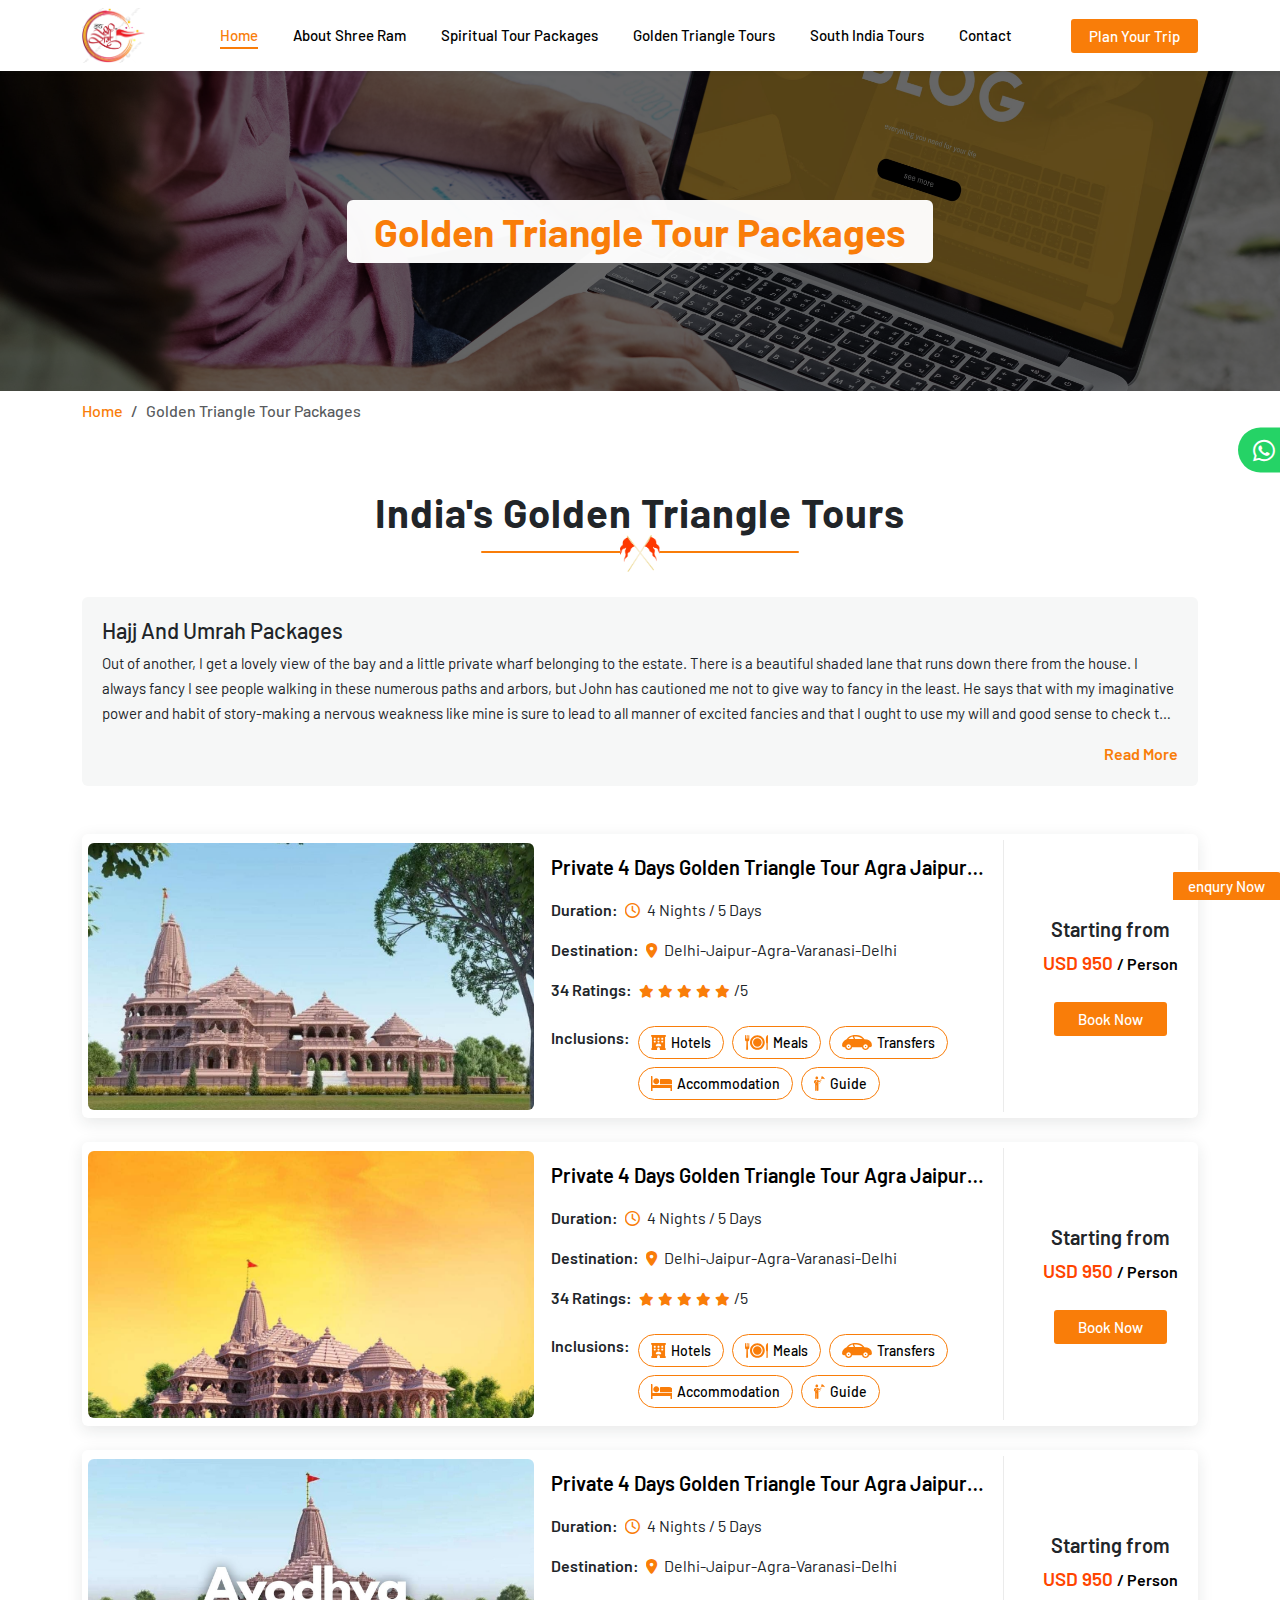
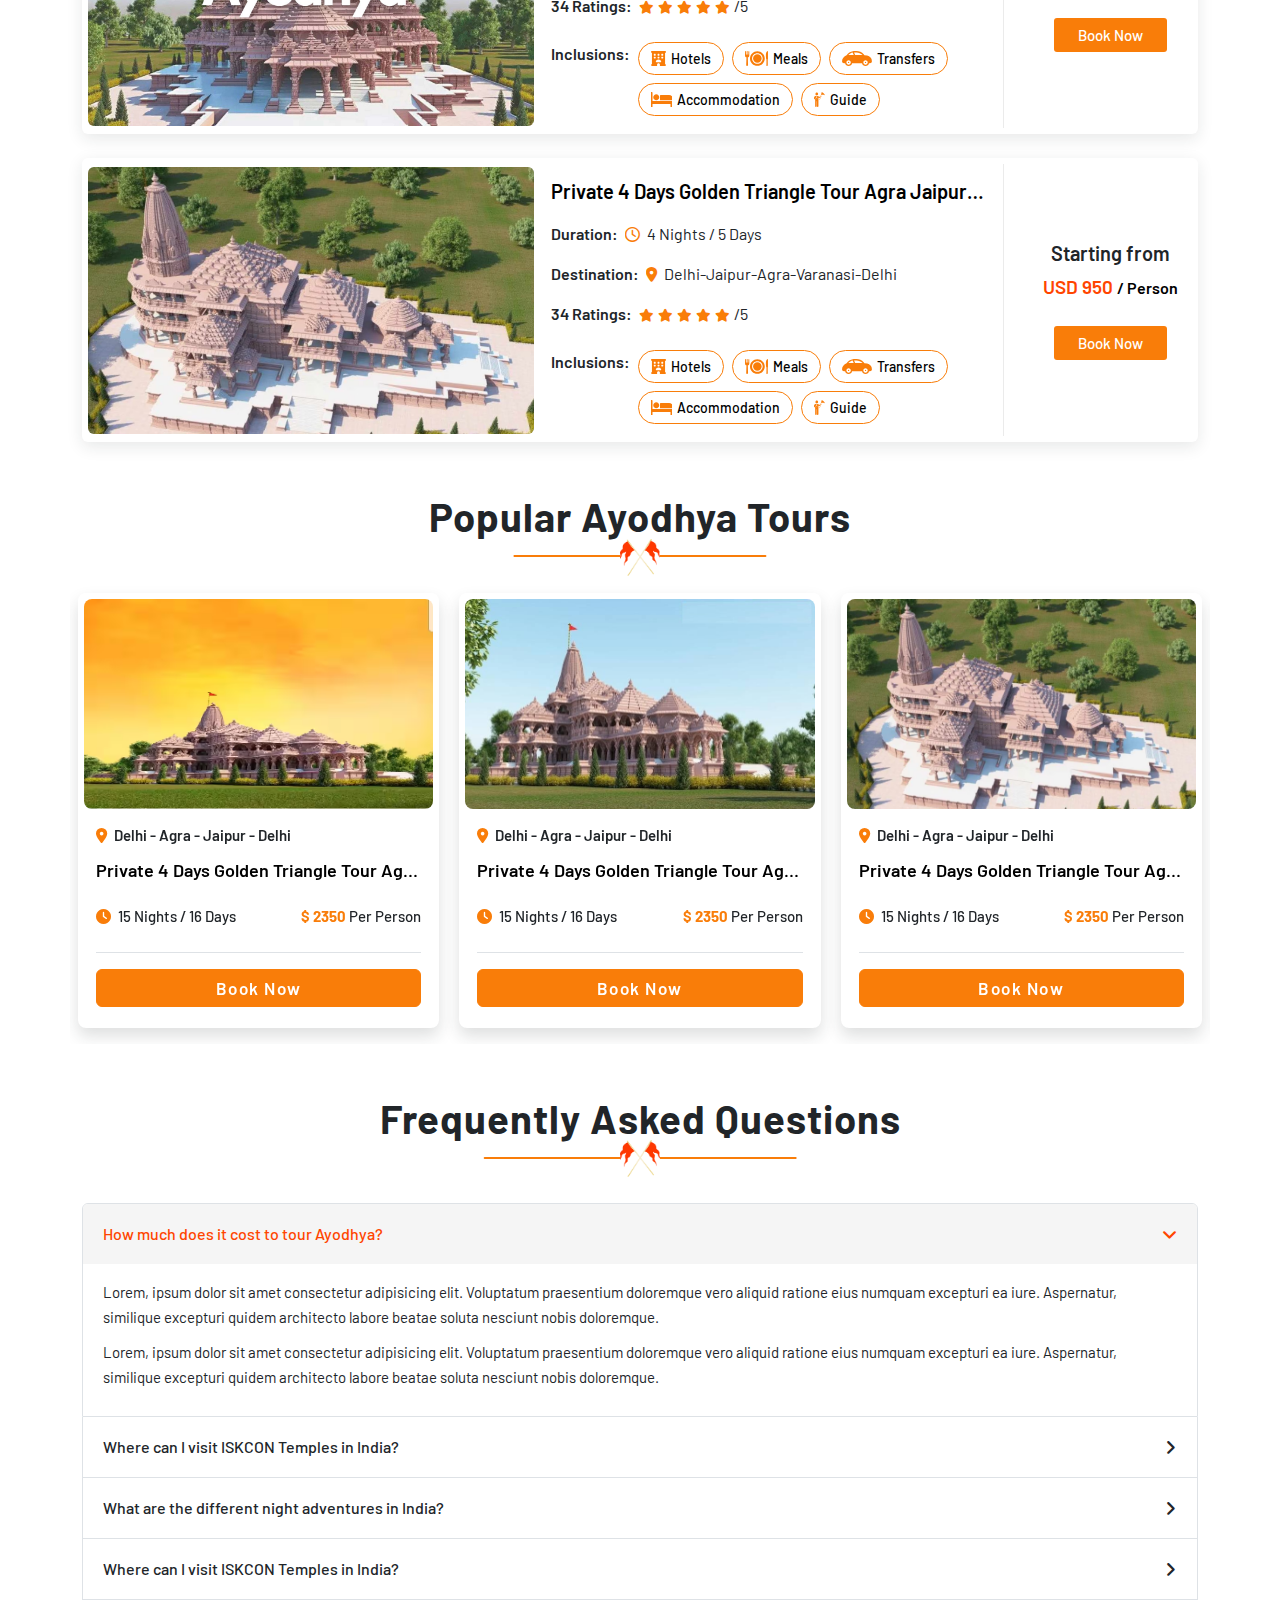
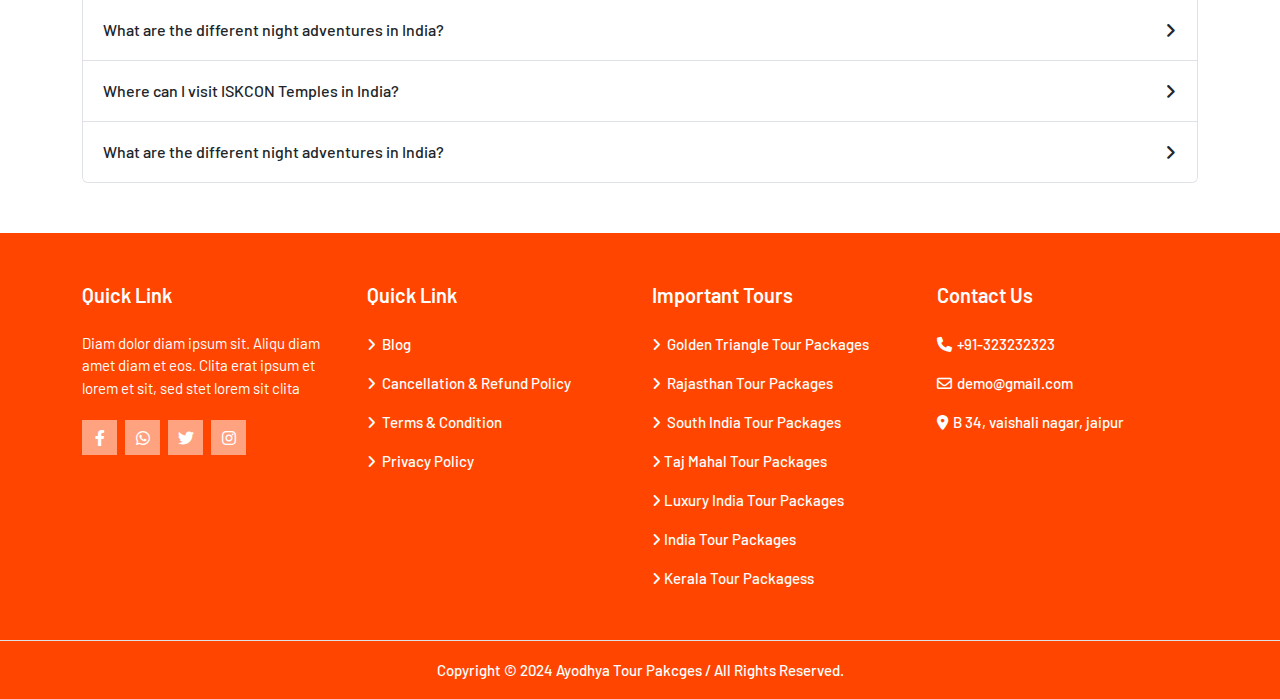
<file: packges.html>
<!DOCTYPE html>
<html lang="en">
<head>
    <meta charset="UTF-8">
    <meta name="viewport" content="width=device-width, initial-scale=1.0">
    <title>Home</title>
    <!-- favicon  -->
    <link rel="icon" type="image/x-icon" href="assets/img/logo2.png">
    <!-- jquery  -->
    <script src="assets/js/JQUERY.js"></script>
    <!-- css  -->
    <link rel="stylesheet" href="assets/css/style.min.css">
    <!-- bootstrap css  -->
    <link rel="stylesheet" href="assets/css/bootstrap.min.css">
    <!-- font awesome  -->
    <link rel="stylesheet" href="assets/FontAwesome/css/all.min.css">
    <!-- select library  -->
    <link rel="stylesheet" href="assets/libs/selectbox/css/select2.min.css">
    <!-- select library 2 -->
    <link rel="stylesheet" href="assets/libs/selectbox/css/intlTelInput.min.css">
    <!-- select library 2 -->
    <link rel="stylesheet" href="assets/libs/swiperjs/css/swiper-bundle.min.css">
    <!-- glightbox library css -->
    <link rel="stylesheet" href="assets/libs/glightbox/glightbox.css">
    <!-- font family  -->
    <link rel="preconnect" href="https://fonts.googleapis.com">
    <link rel="preconnect" href="https://fonts.gstatic.com" crossorigin>
    <link href="https://fonts.googleapis.com/css2?family=Barlow:ital,wght@0,100;0,200;0,300;0,400;0,500;0,600;0,700;0,800;0,900;1,100;1,200;1,300;1,400;1,500;1,600;1,700;1,800;1,900&display=swap" rel="stylesheet">
</head>
<body>

    <!-- scroll to top start  -->
    <a href="#" class="d-flex align-items-center justify-content-center scroll-top shadow-sm rounded-circle position-fixed text-decoration-none" id="scrolltop">
        <i class="fa-solid fa-arrow-up"></i>
    </a>
    <!-- scroll to top end -->

    <!-- enquery button start  -->
    <a href="javascript:;" class="d-flex align-items-center enquery-btn text-decoration-none position-fixed" data-bs-toggle="modal" data-bs-target="#enquirymodal">
        enqury Now
    </a>
    <!-- enquery button end -->

    <!-- whatsapp button start  -->
    <a href="javascript:;" class="whatsapp-common-btn position-fixed d-flex align-items-center text-decoration-none justify-content-center"> 
        <i class="fa-brands fa-whatsapp"></i>
        <span class="text-nowrap">
            +91-123445656
        </span>
    </a>
    <!-- whatsapp button end -->


    <!-- navbar start  -->
    <nav class="navbar shadow-sm navbar-expand-lg container-fluid bg-white" aria-label="Offcanvas navbar large" id="navbar">
        <div class="container">
            <a href="index.html" class="navbar-brand py-0 d-flex align-items-center justify-content-center">
                <img src="assets/img/logo2.png" alt="logo" class="h-100 w-100 img-fluid">
            </a>
            <div class="offcanvas offcanvas-start nav-offcanvas " tabindex="-1" id="offcanvasNavbar2" aria-labelledby="offcanvasNavbar2Label">
              <div class="offcanvas-header border-bottom">
                <div class="offcanvas-title" id="offcanvasNavbar2Label">
                    <img src="assets/img/logo2.png" alt="logo" class="h-100 w-100 img-fluid">
                </div>
                <button type="button" class="btn-close shadow-none" data-bs-dismiss="offcanvas" aria-label="Close"></button>
              </div>
              <div class="offcanvas-body">
                <ul class="navbar-nav justify-content-center flex-grow-1">
                    <li class="nav-item navbar-item">
                        <a class="nav-link navbar-link fw-medium position-relative px-0 active" aria-current="page" href="index.html">Home</a>
                    </li>
                    <li class="nav-item navbar-item">
                        <a class="nav-link navbar-link fw-medium position-relative px-0" href="about-shriram.html">About Shree Ram</a>
                    </li>
                    <li class="nav-item navbar-item">
                        <a class="nav-link navbar-link fw-medium position-relative px-0" href="tour.html"> Spiritual Tour Packages </a>
                    </li>
                    <li class="nav-item navbar-item">
                        <a class="nav-link navbar-link fw-medium position-relative px-0" href="tour.html">Golden Triangle Tours</a>
                    </li>
                    <li class="nav-item navbar-item">
                        <a class="nav-link navbar-link fw-medium position-relative px-0" href="tour.html">South India Tours</a>
                    </li>
                    <li class="nav-item navbar-item">
                        <a class="nav-link navbar-link fw-medium position-relative px-0" href="contact.html"> Contact</a>
                    </li>
                </ul>
              </div>
            </div>
            <div class="d-flex align-items-center gap-3">
                <a href="plan-your-trip.html" class="text-decoration-none common-btn"> Plan Your Trip</a>
                <button class="navbar-toggler" type="button" data-bs-toggle="offcanvas" data-bs-target="#offcanvasNavbar2" aria-controls="offcanvasNavbar2" aria-label="Toggle navigation">
                    <i class="fa-solid fa-bars"></i>
                </button>
            </div>
        </div>
    </nav>
    <!-- navbar end -->


    <!-- heading section start  -->
    <section class="heading-page position-relative">
        <div class="container h-100">
            <div class="heading-main position-relative z-1 h-100 w-100 d-flex align-items-center justify-content-center">
                <div class="page-title fw-bold">
                    Golden Triangle Tour Packages
                </div>
            </div>
        </div>
    </section>
    <!-- heading section end -->


    <!-- breadcrumb section start  -->
    <section class="container-fluid breadcrumb-section">
        <div class="container">
            <nav aria-label="breadcrumb">
                <ol class="breadcrumb">
                  <li class="breadcrumb-item"><a href="index.html">Home</a></li>
                  <li class="breadcrumb-item active" aria-current="page"> Golden Triangle Tour Packages </li>
                </ol>
            </nav>
        </div>
    </section>
    <!-- breadcrumb section end  -->


    <!-- packges listing card section start -->
    <section class="container-fluid content-section common-gap ">
        <div class="container">
            <div class="heading-section text-center">
                <div class="heading position-relative fw-bold">
                    India's Golden Triangle Tours
                </div>
            </div>
            <div class="row mt-md-4 mt-3">
                <div class="col-12">
                    <div class="content-card-main rounded-2">
                        <div class="read_more_text show-few-lines">
                            <h1>Hajj And Umrah Packages</h1>
                            <p class="">
                                Out of another, I get a lovely view of the bay and a little private wharf belonging to the estate. There is a beautiful shaded lane that runs down there from the house. I always fancy I see people walking in these numerous paths and arbors, but John has cautioned me not to give way to fancy in the least. He says that with my imaginative power and habit of story-making a nervous weakness like mine is sure to lead to all manner of excited fancies and that I ought to use my will and good sense to check the tendency.
                            </p>
                            <p class="">
                                Out of another, I get a lovely view of the bay and a little private wharf belonging to the estate. There is a beautiful shaded lane that runs down there from the house. I always fancy I see people walking in these numerous paths and arbors, but John has cautioned me not to give way to fancy in the least. He says that with my imaginative power and habit of story-making a nervous weakness like mine is sure to lead to all manner of excited fancies and that I ought to use my will and good sense to check the tendency.
                            </p>
                            <h1>Hajj And Umrah Packages</h1>
                            <p class="">
                                Out of another, I get a lovely view of the bay and a little private wharf belonging to the estate. There is a beautiful shaded lane that runs down there from the house. I always fancy I see people walking in these numerous paths and arbors, but John has cautioned me not to give way to fancy in the least. He says that with my imaginative power and habit of story-making a nervous weakness like mine is sure to lead to all manner of excited fancies and that I ought to use my will and good sense to check the tendency.
                            </p>
                            <p class="">
                                Out of another, I get a lovely view of the bay and a little private wharf belonging to the estate. There is a beautiful shaded lane that runs down there from the house. I always fancy I see people walking in these numerous paths and arbors, but John has cautioned me not to give way to fancy in the least. He says that with my imaginative power and habit of story-making a nervous weakness like mine is sure to lead to all manner of excited fancies and that I ought to use my will and good sense to check the tendency.
                            </p>
                            <h1>Hajj And Umrah Packages</h1>
                            <p class="">
                                Out of another, I get a lovely view of the bay and a little private wharf belonging to the estate. There is a beautiful shaded lane that runs down there from the house. I always fancy I see people walking in these numerous paths and arbors, but John has cautioned me not to give way to fancy in the least. He says that with my imaginative power and habit of story-making a nervous weakness like mine is sure to lead to all manner of excited fancies and that I ought to use my will and good sense to check the tendency.
                            </p>
                            <p class="">
                                Out of another, I get a lovely view of the bay and a little private wharf belonging to the estate. There is a beautiful shaded lane that runs down there from the house. I always fancy I see people walking in these numerous paths and arbors, but John has cautioned me not to give way to fancy in the least. He says that with my imaginative power and habit of story-making a nervous weakness like mine is sure to lead to all manner of excited fancies and that I ought to use my will and good sense to check the tendency.
                            </p>
                            <h1>Hajj And Umrah Packages</h1>
                            <p class="">
                                Out of another, I get a lovely view of the bay and a little private wharf belonging to the estate. There is a beautiful shaded lane that runs down there from the house. I always fancy I see people walking in these numerous paths and arbors, but John has cautioned me not to give way to fancy in the least. He says that with my imaginative power and habit of story-making a nervous weakness like mine is sure to lead to all manner of excited fancies and that I ought to use my will and good sense to check the tendency.
                            </p>
                            <p class="">
                                Out of another, I get a lovely view of the bay and a little private wharf belonging to the estate. There is a beautiful shaded lane that runs down there from the house. I always fancy I see people walking in these numerous paths and arbors, but John has cautioned me not to give way to fancy in the least. He says that with my imaginative power and habit of story-making a nervous weakness like mine is sure to lead to all manner of excited fancies and that I ought to use my will and good sense to check the tendency.
                            </p>
                            <ul>
                                <li>Lorem ipsum dolor sit amet consectetur, adipisicing elit. Repudiandae modi natus, aliquid repellendus velit odio necessitatibus voluptates quas magni! Modi repudiandae, dicta doloribus at expedita explicabo deserunt id voluptas qui?</li>
                                <li>Lorem ipsum dolor sit amet consectetur, adipisicing elit. Repudiandae modi natus, aliquid repellendus velit odio necessitatibus voluptates quas magni! Modi repudiandae, dicta doloribus at expedita explicabo deserunt id voluptas qui?</li>
                                <li>Lorem ipsum dolor sit amet consectetur, adipisicing elit. Repudiandae modi natus, aliquid repellendus velit odio necessitatibus voluptates quas magni! Modi repudiandae, dicta doloribus at expedita explicabo deserunt id voluptas qui?</li>
                                <li>Lorem ipsum dolor sit amet consectetur, adipisicing elit. Repudiandae modi natus, aliquid repellendus velit odio necessitatibus voluptates quas magni! Modi repudiandae, dicta doloribus at expedita explicabo deserunt id voluptas qui?</li>
                            </ul>
                        </div>
                        <div class="d-flex align-items-center justify-content-end mt-3">
                            <button onclick="readMore(this,event)" id="myBtn" class="read-more-btn border-0 fw-semibold overflow-hidden position-relative">Read More</button>
                        </div>
                    </div>
                </div>
            </div>
            <div class="row mt-lg-5 mt-4 gap-4">
                <div class="col-12">
                    <div class="packges-listing-card rounded-2">
                        <div class="row align-items-center">
                            <div class="col-lg-5">
                                <div class="packges-list-img overflow-hidden rounded-2">
                                    <img src="assets/img/slider6.jpg" alt="packges" class="h-100 w-100 img-fluid">
                                </div>
                            </div>
                            <div class="col-lg-5 ps-lg-0">
                                <div class="packges-listing-data position-relative h-100 ">
                                    <a href="javascript:;" class=" text-decoration-none packges-list-heading">Private 4 Days Golden Triangle Tour Agra Jaipur from Delhi </a>
                                    <div class="d-flex align-items-center mt-3">
                                        <div class="packges-duration">
                                            Duration:
                                        </div>
                                        <div class="packges-duration-title">
                                            <i class="far fa-clock"></i>
                                            4 Nights / 5 Days
                                        </div>

                                    </div>
                                    <div class="d-flex align-items-center mt-3">
                                        <div class="packges-duration">
                                            Destination:
                                        </div>
                                        <div class="packges-duration-title">
                                            <i class="fa-solid fa-location-dot"></i>
                                            Delhi-Jaipur-Agra-Varanasi-Delhi
                                        </div>
                                    </div>
                                    <div class="d-flex align-items-center mt-3">
                                        <div class="packges-duration">
                                            34 Ratings:
                                        </div>
                                        <div class="packges-duration-title d-flex align-items-center">
                                           <ul class="list-unstyled m-0 d-flex align-items-center rating">
                                            <li><i class="fa-solid fa-star"></i></li>
                                            <li><i class="fa-solid fa-star"></i></li>
                                            <li><i class="fa-solid fa-star"></i></li>
                                            <li><i class="fa-solid fa-star"></i></li>
                                            <li><i class="fa-solid fa-star"></i></li>
                                           </ul>
                                            /5
                                        </div>
                                    </div>
                                    <div class="d-flex mt-4">
                                        <div class="packges-duration">
                                            Inclusions:
                                        </div>
                                        <div class="d-flex align-items-center gap-2 flex-wrap ms-2">
                                            <div class="inclusions-title d-flex align-items-center justify-content-center rounded-pill">
                                                <span class="d-flex align-items-center inclusions-icon justify-content-center"> 
                                                    <img src="assets/img/hotel.svg" alt="hotel" class="h-100 w-100 img-fluid">
                                                </span>
                                                Hotels
                                            </div>
                                            <div class="inclusions-title d-flex align-items-center justify-content-center rounded-pill">
                                                <span class="d-flex align-items-center inclusions-icon justify-content-center"> 
                                                    <img src="assets/img/meal.svg" alt="Meals" class="h-100 w-100 img-fluid">
                                                </span>
                                                Meals
                                            </div>
                                            <div class="inclusions-title d-flex align-items-center justify-content-center rounded-pill">
                                                <span class="d-flex align-items-center inclusions-icon justify-content-center"> 
                                                    <img src="assets/img/car.svg" alt="Transfers" class="h-100 w-100 img-fluid">
                                                </span>
                                                Transfers
                                            </div>
                                            <div class="inclusions-title d-flex align-items-center justify-content-center rounded-pill">
                                                <span class="d-flex align-items-center inclusions-icon justify-content-center"> 
                                                    <img src="assets/img/accommodation.svg" alt="Accommodation" class="h-100 w-100 img-fluid">
                                                </span>
                                                Accommodation
                                            </div>
                                            <div class="inclusions-title d-flex align-items-center justify-content-center rounded-pill">
                                                <span class="d-flex align-items-center inclusions-icon justify-content-center"> 
                                                    <img src="assets/img/travelguide.svg" alt="Guide" class="h-100 w-100 img-fluid">
                                                </span>
                                                Guide
                                            </div>
                                        </div>
                                    </div>
                                </div>
                            </div>
                            <div class="col-lg-2">
                               <div class="d-lg-inline d-flex align-items-center justify-content-between px-lg-0 px-2">
                                    <div>
                                        <div class="packges-starting-heading text-lg-center">
                                            <h4>Starting from</h4>
                                        </div>
                                        <div class="packges-listing-price text-lg-center">
                                            <div>
                                                USD 950 <span>/ Person</span>
                                            </div>
                                        </div>
                                    </div>
                                    <div class="mt-lg-4 d-flex align-items-center justify-content-center">
                                        <a href="itinerary.html" class="common-btn px-4 text-decoration-none">Book Now</a>
                                    </div>
                               </div>
                            </div>
                        </div>
                    </div>
                </div>
                <div class="col-12">
                    <div class="packges-listing-card rounded-2">
                        <div class="row align-items-center">
                            <div class="col-lg-5">
                                <div class="packges-list-img overflow-hidden rounded-2">
                                    <img src="assets/img/slider9.jpg" alt="packges" class="h-100 w-100 img-fluid">
                                </div>
                            </div>
                            <div class="col-lg-5 ps-lg-0">
                                <div class="packges-listing-data position-relative h-100 ">
                                    <a href="javascript:;" class=" text-decoration-none packges-list-heading">Private 4 Days Golden Triangle Tour Agra Jaipur from Delhi </a>
                                    <div class="d-flex align-items-center mt-3">
                                        <div class="packges-duration">
                                            Duration:
                                        </div>
                                        <div class="packges-duration-title">
                                            <i class="far fa-clock"></i>
                                            4 Nights / 5 Days
                                        </div>

                                    </div>
                                    <div class="d-flex align-items-center mt-3">
                                        <div class="packges-duration">
                                            Destination:
                                        </div>
                                        <div class="packges-duration-title">
                                            <i class="fa-solid fa-location-dot"></i>
                                            Delhi-Jaipur-Agra-Varanasi-Delhi
                                        </div>
                                    </div>
                                    <div class="d-flex align-items-center mt-3">
                                        <div class="packges-duration">
                                            34 Ratings:
                                        </div>
                                        <div class="packges-duration-title d-flex align-items-center">
                                           <ul class="list-unstyled m-0 d-flex align-items-center rating">
                                            <li><i class="fa-solid fa-star"></i></li>
                                            <li><i class="fa-solid fa-star"></i></li>
                                            <li><i class="fa-solid fa-star"></i></li>
                                            <li><i class="fa-solid fa-star"></i></li>
                                            <li><i class="fa-solid fa-star"></i></li>
                                           </ul>
                                            /5
                                        </div>
                                    </div>
                                    <div class="d-flex mt-4">
                                        <div class="packges-duration">
                                            Inclusions:
                                        </div>
                                        <div class="d-flex align-items-center gap-2 flex-wrap ms-2">
                                            <div class="inclusions-title d-flex align-items-center justify-content-center rounded-pill">
                                                <span class="d-flex align-items-center inclusions-icon justify-content-center"> 
                                                    <img src="assets/img/hotel.svg" alt="hotel" class="h-100 w-100 img-fluid">
                                                </span>
                                                Hotels
                                            </div>
                                            <div class="inclusions-title d-flex align-items-center justify-content-center rounded-pill">
                                                <span class="d-flex align-items-center inclusions-icon justify-content-center"> 
                                                    <img src="assets/img/meal.svg" alt="Meals" class="h-100 w-100 img-fluid">
                                                </span>
                                                Meals
                                            </div>
                                            <div class="inclusions-title d-flex align-items-center justify-content-center rounded-pill">
                                                <span class="d-flex align-items-center inclusions-icon justify-content-center"> 
                                                    <img src="assets/img/car.svg" alt="Transfers" class="h-100 w-100 img-fluid">
                                                </span>
                                                Transfers
                                            </div>
                                            <div class="inclusions-title d-flex align-items-center justify-content-center rounded-pill">
                                                <span class="d-flex align-items-center inclusions-icon justify-content-center"> 
                                                    <img src="assets/img/accommodation.svg" alt="Accommodation" class="h-100 w-100 img-fluid">
                                                </span>
                                                Accommodation
                                            </div>
                                            <div class="inclusions-title d-flex align-items-center justify-content-center rounded-pill">
                                                <span class="d-flex align-items-center inclusions-icon justify-content-center"> 
                                                    <img src="assets/img/travelguide.svg" alt="Guide" class="h-100 w-100 img-fluid">
                                                </span>
                                                Guide
                                            </div>
                                        </div>
                                    </div>
                                </div>
                            </div>
                            <div class="col-lg-2">
                               <div class="d-lg-inline d-flex align-items-center justify-content-between px-lg-0 px-2">
                                    <div>
                                        <div class="packges-starting-heading text-lg-center">
                                            <h4>Starting from</h4>
                                        </div>
                                        <div class="packges-listing-price text-lg-center">
                                            <div>
                                                USD 950 <span>/ Person</span>
                                            </div>
                                        </div>
                                    </div>
                                    <div class="mt-lg-4 d-flex align-items-center justify-content-center">
                                        <a href="itinerary.html" class="common-btn px-4 text-decoration-none">Book Now</a>
                                    </div>
                               </div>
                            </div>
                        </div>
                    </div>
                </div>
                <div class="col-12">
                    <div class="packges-listing-card rounded-2">
                        <div class="row align-items-center">
                            <div class="col-lg-5">
                                <div class="packges-list-img overflow-hidden rounded-2">
                                    <img src="assets/img/slider10.jpg" alt="packges" class="h-100 w-100 img-fluid">
                                </div>
                            </div>
                            <div class="col-lg-5 ps-lg-0">
                                <div class="packges-listing-data position-relative h-100 ">
                                    <a href="javascript:;" class=" text-decoration-none packges-list-heading">Private 4 Days Golden Triangle Tour Agra Jaipur from Delhi </a>
                                    <div class="d-flex align-items-center mt-3">
                                        <div class="packges-duration">
                                            Duration:
                                        </div>
                                        <div class="packges-duration-title">
                                            <i class="far fa-clock"></i>
                                            4 Nights / 5 Days
                                        </div>

                                    </div>
                                    <div class="d-flex align-items-center mt-3">
                                        <div class="packges-duration">
                                            Destination:
                                        </div>
                                        <div class="packges-duration-title">
                                            <i class="fa-solid fa-location-dot"></i>
                                            Delhi-Jaipur-Agra-Varanasi-Delhi
                                        </div>
                                    </div>
                                    <div class="d-flex align-items-center mt-3">
                                        <div class="packges-duration">
                                            34 Ratings:
                                        </div>
                                        <div class="packges-duration-title d-flex align-items-center">
                                           <ul class="list-unstyled m-0 d-flex align-items-center rating">
                                            <li><i class="fa-solid fa-star"></i></li>
                                            <li><i class="fa-solid fa-star"></i></li>
                                            <li><i class="fa-solid fa-star"></i></li>
                                            <li><i class="fa-solid fa-star"></i></li>
                                            <li><i class="fa-solid fa-star"></i></li>
                                           </ul>
                                            /5
                                        </div>
                                    </div>
                                    <div class="d-flex mt-4">
                                        <div class="packges-duration">
                                            Inclusions:
                                        </div>
                                        <div class="d-flex align-items-center gap-2 flex-wrap ms-2">
                                            <div class="inclusions-title d-flex align-items-center justify-content-center rounded-pill">
                                                <span class="d-flex align-items-center inclusions-icon justify-content-center"> 
                                                    <img src="assets/img/hotel.svg" alt="hotel" class="h-100 w-100 img-fluid">
                                                </span>
                                                Hotels
                                            </div>
                                            <div class="inclusions-title d-flex align-items-center justify-content-center rounded-pill">
                                                <span class="d-flex align-items-center inclusions-icon justify-content-center"> 
                                                    <img src="assets/img/meal.svg" alt="Meals" class="h-100 w-100 img-fluid">
                                                </span>
                                                Meals
                                            </div>
                                            <div class="inclusions-title d-flex align-items-center justify-content-center rounded-pill">
                                                <span class="d-flex align-items-center inclusions-icon justify-content-center"> 
                                                    <img src="assets/img/car.svg" alt="Transfers" class="h-100 w-100 img-fluid">
                                                </span>
                                                Transfers
                                            </div>
                                            <div class="inclusions-title d-flex align-items-center justify-content-center rounded-pill">
                                                <span class="d-flex align-items-center inclusions-icon justify-content-center"> 
                                                    <img src="assets/img/accommodation.svg" alt="Accommodation" class="h-100 w-100 img-fluid">
                                                </span>
                                                Accommodation
                                            </div>
                                            <div class="inclusions-title d-flex align-items-center justify-content-center rounded-pill">
                                                <span class="d-flex align-items-center inclusions-icon justify-content-center"> 
                                                    <img src="assets/img/travelguide.svg" alt="Guide" class="h-100 w-100 img-fluid">
                                                </span>
                                                Guide
                                            </div>
                                        </div>
                                    </div>
                                </div>
                            </div>
                            <div class="col-lg-2">
                               <div class="d-lg-inline d-flex align-items-center justify-content-between px-lg-0 px-2">
                                    <div>
                                        <div class="packges-starting-heading text-lg-center">
                                            <h4>Starting from</h4>
                                        </div>
                                        <div class="packges-listing-price text-lg-center">
                                            <div>
                                                USD 950 <span>/ Person</span>
                                            </div>
                                        </div>
                                    </div>
                                    <div class="mt-lg-4 d-flex align-items-center justify-content-center">
                                        <a href="itinerary.html" class="common-btn px-4 text-decoration-none">Book Now</a>
                                    </div>
                               </div>
                            </div>
                        </div>
                    </div>
                </div>
                <div class="col-12">
                    <div class="packges-listing-card rounded-2">
                        <div class="row align-items-center">
                            <div class="col-lg-5">
                                <div class="packges-list-img overflow-hidden rounded-2">
                                    <img src="assets/img/slider4.avif" alt="packges" class="h-100 w-100 img-fluid">
                                </div>
                            </div>
                            <div class="col-lg-5 ps-lg-0">
                                <div class="packges-listing-data position-relative h-100 ">
                                    <a href="javascript:;" class=" text-decoration-none packges-list-heading">Private 4 Days Golden Triangle Tour Agra Jaipur from Delhi </a>
                                    <div class="d-flex align-items-center mt-3">
                                        <div class="packges-duration">
                                            Duration:
                                        </div>
                                        <div class="packges-duration-title">
                                            <i class="far fa-clock"></i>
                                            4 Nights / 5 Days
                                        </div>

                                    </div>
                                    <div class="d-flex align-items-center mt-3">
                                        <div class="packges-duration">
                                            Destination:
                                        </div>
                                        <div class="packges-duration-title">
                                            <i class="fa-solid fa-location-dot"></i>
                                            Delhi-Jaipur-Agra-Varanasi-Delhi
                                        </div>
                                    </div>
                                    <div class="d-flex align-items-center mt-3">
                                        <div class="packges-duration">
                                            34 Ratings:
                                        </div>
                                        <div class="packges-duration-title d-flex align-items-center">
                                           <ul class="list-unstyled m-0 d-flex align-items-center rating">
                                            <li><i class="fa-solid fa-star"></i></li>
                                            <li><i class="fa-solid fa-star"></i></li>
                                            <li><i class="fa-solid fa-star"></i></li>
                                            <li><i class="fa-solid fa-star"></i></li>
                                            <li><i class="fa-solid fa-star"></i></li>
                                           </ul>
                                            /5
                                        </div>
                                    </div>
                                    <div class="d-flex mt-4">
                                        <div class="packges-duration">
                                            Inclusions:
                                        </div>
                                        <div class="d-flex align-items-center gap-2 flex-wrap ms-2">
                                            <div class="inclusions-title d-flex align-items-center justify-content-center rounded-pill">
                                                <span class="d-flex align-items-center inclusions-icon justify-content-center"> 
                                                    <img src="assets/img/hotel.svg" alt="hotel" class="h-100 w-100 img-fluid">
                                                </span>
                                                Hotels
                                            </div>
                                            <div class="inclusions-title d-flex align-items-center justify-content-center rounded-pill">
                                                <span class="d-flex align-items-center inclusions-icon justify-content-center"> 
                                                    <img src="assets/img/meal.svg" alt="Meals" class="h-100 w-100 img-fluid">
                                                </span>
                                                Meals
                                            </div>
                                            <div class="inclusions-title d-flex align-items-center justify-content-center rounded-pill">
                                                <span class="d-flex align-items-center inclusions-icon justify-content-center"> 
                                                    <img src="assets/img/car.svg" alt="Transfers" class="h-100 w-100 img-fluid">
                                                </span>
                                                Transfers
                                            </div>
                                            <div class="inclusions-title d-flex align-items-center justify-content-center rounded-pill">
                                                <span class="d-flex align-items-center inclusions-icon justify-content-center"> 
                                                    <img src="assets/img/accommodation.svg" alt="Accommodation" class="h-100 w-100 img-fluid">
                                                </span>
                                                Accommodation
                                            </div>
                                            <div class="inclusions-title d-flex align-items-center justify-content-center rounded-pill">
                                                <span class="d-flex align-items-center inclusions-icon justify-content-center"> 
                                                    <img src="assets/img/travelguide.svg" alt="Guide" class="h-100 w-100 img-fluid">
                                                </span>
                                                Guide
                                            </div>
                                        </div>
                                    </div>
                                </div>
                            </div>
                            <div class="col-lg-2">
                               <div class="d-lg-inline d-flex align-items-center justify-content-between px-lg-0 px-2">
                                    <div>
                                        <div class="packges-starting-heading text-lg-center">
                                            <h4>Starting from</h4>
                                        </div>
                                        <div class="packges-listing-price text-lg-center">
                                            <div>
                                                USD 950 <span>/ Person</span>
                                            </div>
                                        </div>
                                    </div>
                                    <div class="mt-lg-4 d-flex align-items-center justify-content-center">
                                        <a href="itinerary.html" class="common-btn px-4 text-decoration-none">Book Now</a>
                                    </div>
                               </div>
                            </div>
                        </div>
                    </div>
                </div>
                
            </div>
        </div>
    </section>
    <!-- packges listing card section end -->


    <!-- packges card section start -->
    <section class="container-fluid content-section common-gap ">
        <div class="container">
            <div class="heading-section text-center">
                <div class="heading position-relative fw-bold">
                    Popular Ayodhya Tours
                </div>
            </div>
            <div class="row ">
                <div class="col-12 px-0">
                    <div class="swiper mySwiper py-3 px-2 packgescard ">
                        <div class="swiper-wrapper">
                            <div class="swiper-slide">
                                <div class="packges-card bg-white shadow overflow-hidden rounded-3 h-100 position-relative">
                                    <div class="packges-img overflow-hidden rounded-3">
                                        <img src="assets/img/slider2.avif" alt="Ayodhya" class="h-100 w-100 img-fluid">
                                    </div>
                                    <!-- <div class="popular-title-main position-absolute">
                                        <div class="popular-title position-relative d-inline-flex pos">
                                            Popular
                                        </div>
                                    </div> -->
                                    <div class="packges-inner">
                                        <div class="location fw-semibold">
                                            <i class="fa-solid fa-location-dot"></i>
                                            Delhi - Agra - Jaipur - Delhi
                                        </div>
                                        <a href="itinerary.html" class="text-decoration-none packges-title fw-semibold">
                                            Private 4 Days Golden Triangle Tour Agra Jaipur free
                                        </a>
                                        <div class="mt-md-4 mt-3 d-flex align-items-center justify-content-between">
                                            <div class="total-days">
                                                <i class="fa-solid fa-clock"></i>
                                                15 Nights / 16 Days
                                            </div>
                                            <div class="total-days">
                                                <span class="fw-bold">$ 2350</span> Per Person
                                            </div>
                                        </div>
                                        <div class="border-top pt-3 mt-md-4 mt-3">
                                            <a href="itinerary.html" class="text-decoration-none booknow-btn fw-semibold text-center w-100 d-flex align-items-center justify-content-center rounded-2">
                                                Book Now
                                            </a>
                                        </div>
                                    </div>
                                </div>
                            </div>
                            <div class="swiper-slide">
                                <div class="packges-card bg-white shadow overflow-hidden rounded-3 h-100 position-relative">
                                    <div class="packges-img overflow-hidden rounded-3">
                                        <img src="assets/img/slider2.jpg" alt="Ayodhya" class="h-100 w-100 img-fluid">
                                    </div>
                                    <div class="packges-inner">
                                        <div class="location fw-semibold">
                                            <i class="fa-solid fa-location-dot"></i>
                                            Delhi - Agra - Jaipur - Delhi
                                        </div>
                                        <a href="itinerary.html" class="text-decoration-none packges-title fw-semibold">
                                            Private 4 Days Golden Triangle Tour Agra Jaipur free
                                        </a>
                                        <div class="mt-md-4 mt-3 d-flex align-items-center justify-content-between">
                                            <div class="total-days">
                                                <i class="fa-solid fa-clock"></i>
                                                15 Nights / 16 Days
                                            </div>
                                            <div class="total-days">
                                                <span class="fw-bold">$ 2350</span> Per Person
                                            </div>
                                        </div>
                                        <div class="border-top pt-3 mt-md-4 mt-3 ">
                                            <a href="itinerary.html" class="text-decoration-none booknow-btn fw-semibold text-center w-100 d-flex align-items-center justify-content-center rounded-2">
                                                Book Now
                                            </a>
                                        </div>
                                    </div>
                                </div>
                            </div>
                            <div class="swiper-slide">
                                <div class="packges-card bg-white shadow overflow-hidden rounded-3 h-100 position-relative">
                                    <div class="packges-img overflow-hidden rounded-3">
                                        <img src="assets/img/slider4.avif" alt="Ayodhya" class="h-100 w-100 img-fluid">
                                    </div>
                                    <div class="packges-inner">
                                        <div class="location fw-semibold">
                                            <i class="fa-solid fa-location-dot"></i>
                                            Delhi - Agra - Jaipur - Delhi
                                        </div>
                                        <a href="itinerary.html" class="text-decoration-none packges-title fw-semibold">
                                            Private 4 Days Golden Triangle Tour Agra Jaipur free
                                        </a>
                                        <div class="mt-md-4 mt-3 d-flex align-items-center justify-content-between">
                                            <div class="total-days">
                                                <i class="fa-solid fa-clock"></i>
                                                15 Nights / 16 Days
                                            </div>
                                            <div class="total-days">
                                                <span class="fw-bold">$ 2350</span> Per Person
                                            </div>
                                        </div>
                                        <div class="border-top pt-3 mt-md-4 mt-3">
                                            <a href="itinerary.html" class="text-decoration-none booknow-btn fw-semibold text-center w-100 d-flex align-items-center justify-content-center rounded-2">
                                                Book Now
                                            </a>
                                        </div>
                                    </div>
                                </div>
                            </div>
                            <div class="swiper-slide">
                                <div class="packges-card bg-white shadow overflow-hidden rounded-3 h-100 position-relative">
                                    <div class="packges-img overflow-hidden rounded-3">
                                        <img src="assets/img/slider2.avif" alt="Ayodhya" class="h-100 w-100 img-fluid">
                                    </div>
                                    <!-- <div class="popular-title-main position-absolute">
                                        <div class="popular-title position-relative d-inline-flex pos">
                                            Popular
                                        </div>
                                    </div> -->
                                    <div class="packges-inner">
                                        <div class="location fw-semibold">
                                            <i class="fa-solid fa-location-dot"></i>
                                            Delhi - Agra - Jaipur - Delhi
                                        </div>
                                        <a href="itinerary.html" class="text-decoration-none packges-title fw-semibold">
                                            Private 4 Days Golden Triangle Tour Agra Jaipur free
                                        </a>
                                        <div class="mt-md-4 mt-3 d-flex align-items-center justify-content-between">
                                            <div class="total-days">
                                                <i class="fa-solid fa-clock"></i>
                                                15 Nights / 16 Days
                                            </div>
                                            <div class="total-days">
                                                <span class="fw-bold">$ 2350</span> Per Person
                                            </div>
                                        </div>
                                        <div class="border-top pt-3 mt-md-4 mt-3">
                                            <a href="itinerary.html" class="text-decoration-none booknow-btn fw-semibold text-center w-100 d-flex align-items-center justify-content-center rounded-2">
                                                Book Now
                                            </a>
                                        </div>
                                    </div>
                                </div>
                            </div>
                            <div class="swiper-slide">
                                <div class="packges-card bg-white shadow overflow-hidden rounded-3 h-100 position-relative">
                                    <div class="packges-img overflow-hidden rounded-3">
                                        <img src="assets/img/slider2.jpg" alt="Ayodhya" class="h-100 w-100 img-fluid">
                                    </div>
                                    <div class="packges-inner">
                                        <div class="location fw-semibold">
                                            <i class="fa-solid fa-location-dot"></i>
                                            Delhi - Agra - Jaipur - Delhi
                                        </div>
                                        <a href="itinerary.html" class="text-decoration-none packges-title fw-semibold">
                                            Private 4 Days Golden Triangle Tour Agra Jaipur free
                                        </a>
                                        <div class="mt-md-4 mt-3 d-flex align-items-center justify-content-between">
                                            <div class="total-days">
                                                <i class="fa-solid fa-clock"></i>
                                                15 Nights / 16 Days
                                            </div>
                                            <div class="total-days">
                                                <span class="fw-bold">$ 2350</span> Per Person
                                            </div>
                                        </div>
                                        <div class="border-top pt-3 mt-md-4 mt-3 ">
                                            <a href="itinerary.html" class="text-decoration-none booknow-btn fw-semibold text-center w-100 d-flex align-items-center justify-content-center rounded-2">
                                                Book Now
                                            </a>
                                        </div>
                                    </div>
                                </div>
                            </div>
                            <div class="swiper-slide">
                                <div class="packges-card bg-white shadow overflow-hidden rounded-3 h-100 position-relative">
                                    <div class="packges-img overflow-hidden rounded-3">
                                        <img src="assets/img/slider4.avif" alt="Ayodhya" class="h-100 w-100 img-fluid">
                                    </div>
                                    <div class="packges-inner">
                                        <div class="location fw-semibold">
                                            <i class="fa-solid fa-location-dot"></i>
                                            Delhi - Agra - Jaipur - Delhi
                                        </div>
                                        <a href="itinerary.html" class="text-decoration-none packges-title fw-semibold">
                                            Private 4 Days Golden Triangle Tour Agra Jaipur free
                                        </a>
                                        <div class="mt-md-4 mt-3 d-flex align-items-center justify-content-between">
                                            <div class="total-days">
                                                <i class="fa-solid fa-clock"></i>
                                                15 Nights / 16 Days
                                            </div>
                                            <div class="total-days">
                                                <span class="fw-bold">$ 2350</span> Per Person
                                            </div>
                                        </div>
                                        <div class="border-top pt-3 mt-md-4 mt-3">
                                            <a href="itinerary.html" class="text-decoration-none booknow-btn fw-semibold text-center w-100 d-flex align-items-center justify-content-center rounded-2">
                                                Book Now
                                            </a>
                                        </div>
                                    </div>
                                </div>
                            </div>
                        </div>
                    </div>
                </div>
            </div>
        </div>
    </section>
    <!-- packges card section end -->


    <!-- faq section start  -->
    <section class="container-fluid common-gap faq-section">
        <div class="container">
            <div class="heading-section text-center">
                <div class="heading position-relative fw-bold">
                    Frequently Asked Questions
                </div>
            </div>
            <div class="row mt-md-4 mt-3">
                <div class="col-12">
                    <div class="accordion faq-main" id="accordionExample">
                        <div class="accordion-item">
                          <h2 class="accordion-header">
                            <button class="accordion-button faq-btn shadow-none" type="button" data-bs-toggle="collapse" data-bs-target="#collapse1" aria-expanded="true" aria-controls="collapse1">
                                How much does it cost to tour Ayodhya?
                            </button>
                          </h2>
                          <div id="collapse1" class="accordion-collapse collapse show" data-bs-parent="#accordionExample">
                            <div class="accordion-body">
                              <p>Lorem, ipsum dolor sit amet consectetur adipisicing elit. Voluptatum praesentium doloremque vero aliquid ratione eius numquam excepturi ea iure. Aspernatur, similique excepturi quidem architecto labore beatae soluta nesciunt nobis doloremque.</p>
                              <p>Lorem, ipsum dolor sit amet consectetur adipisicing elit. Voluptatum praesentium doloremque vero aliquid ratione eius numquam excepturi ea iure. Aspernatur, similique excepturi quidem architecto labore beatae soluta nesciunt nobis doloremque.</p>
                            </div>
                          </div>
                        </div>
                        <div class="accordion-item">
                          <h2 class="accordion-header">
                            <button class="accordion-button faq-btn shadow-none collapsed " type="button" data-bs-toggle="collapse" data-bs-target="#collapse2" aria-expanded="false" aria-controls="collapse2">
                                Where can I visit ISKCON Temples in India?
                            </button>
                          </h2>
                          <div id="collapse2" class="accordion-collapse collapse" data-bs-parent="#accordionExample">
                            <div class="accordion-body">
                                <p>Here is the list of 15 ISKCON Temples in India:</p>
                                <ul><li>ISKCON Temple, Banglore</li><li>ISKCON Temple, Delhi</li><li>ISKCON Temple, Chennai</li><li>ISKCON Temple, Vrindavan</li><li>ISKCON Temple, Hyderabad</li><li>ISKCON Temple, Ahmedabad</li><li>ISKCON Temple, Bhubaneswar</li><li>ISKCON Temple, Surat</li><li>ISKCON Temple, Anantapur</li><li>ISKCON Temple, Faridabad</li><li>ISKCON Temple, Ghaziabad</li><li>ISKCON Temple, Siliguri</li><li>ISKCON Temple, Nabadwip</li><li>ISKCON Temple, Silchar</li><li>ISKCON Temple, Guwahati</li></ul>
                            </div>
                          </div>
                        </div>
                        <div class="accordion-item">
                          <h2 class="accordion-header">
                            <button class="accordion-button faq-btn shadow-none collapsed" type="button" data-bs-toggle="collapse" data-bs-target="#collaps3" aria-expanded="false" aria-controls="collaps3">
                                What are the different night adventures in India?
                            </button>
                          </h2>
                          <div id="collaps3" class="accordion-collapse collapse" data-bs-parent="#accordionExample">
                            <div class="accordion-body">
                                <p>Lorem, ipsum dolor sit amet consectetur adipisicing elit. Voluptatum praesentium doloremque vero aliquid ratione eius numquam excepturi ea iure. Aspernatur, similique excepturi quidem architecto labore beatae soluta nesciunt nobis doloremque.</p>
                            </div>
                          </div>
                        </div>
                        <div class="accordion-item">
                            <h2 class="accordion-header">
                              <button class="accordion-button faq-btn shadow-none collapsed " type="button" data-bs-toggle="collapse" data-bs-target="#collapse4" aria-expanded="false" aria-controls="collapse4">
                                  Where can I visit ISKCON Temples in India?
                              </button>
                            </h2>
                            <div id="collapse4" class="accordion-collapse collapse" data-bs-parent="#accordionExample">
                              <div class="accordion-body">
                                  <p>Here is the list of 15 ISKCON Temples in India:</p>
                                  <ul><li>ISKCON Temple, Banglore</li><li>ISKCON Temple, Delhi</li><li>ISKCON Temple, Chennai</li><li>ISKCON Temple, Vrindavan</li><li>ISKCON Temple, Hyderabad</li><li>ISKCON Temple, Ahmedabad</li><li>ISKCON Temple, Bhubaneswar</li><li>ISKCON Temple, Surat</li><li>ISKCON Temple, Anantapur</li><li>ISKCON Temple, Faridabad</li><li>ISKCON Temple, Ghaziabad</li><li>ISKCON Temple, Siliguri</li><li>ISKCON Temple, Nabadwip</li><li>ISKCON Temple, Silchar</li><li>ISKCON Temple, Guwahati</li></ul>
                              </div>
                            </div>
                        </div>
                        <div class="accordion-item">
                        <h2 class="accordion-header">
                            <button class="accordion-button faq-btn shadow-none collapsed" type="button" data-bs-toggle="collapse" data-bs-target="#collapse5" aria-expanded="false" aria-controls="collapse5">
                                What are the different night adventures in India?
                            </button>
                        </h2>
                        <div id="collapse5" class="accordion-collapse collapse" data-bs-parent="#accordionExample">
                            <div class="accordion-body">
                                <p>Lorem, ipsum dolor sit amet consectetur adipisicing elit. Voluptatum praesentium doloremque vero aliquid ratione eius numquam excepturi ea iure. Aspernatur, similique excepturi quidem architecto labore beatae soluta nesciunt nobis doloremque.</p>
                            </div>
                        </div>
                        </div>
                        <div class="accordion-item">
                            <h2 class="accordion-header">
                                <button class="accordion-button faq-btn shadow-none collapsed " type="button" data-bs-toggle="collapse" data-bs-target="#collapse6" aria-expanded="false" aria-controls="collapse6">
                                    Where can I visit ISKCON Temples in India?
                                </button>
                            </h2>
                            <div id="collapse6" class="accordion-collapse collapse" data-bs-parent="#accordionExample">
                                <div class="accordion-body">
                                    <p>Here is the list of 15 ISKCON Temples in India:</p>
                                    <ul><li>ISKCON Temple, Banglore</li><li>ISKCON Temple, Delhi</li><li>ISKCON Temple, Chennai</li><li>ISKCON Temple, Vrindavan</li><li>ISKCON Temple, Hyderabad</li><li>ISKCON Temple, Ahmedabad</li><li>ISKCON Temple, Bhubaneswar</li><li>ISKCON Temple, Surat</li><li>ISKCON Temple, Anantapur</li><li>ISKCON Temple, Faridabad</li><li>ISKCON Temple, Ghaziabad</li><li>ISKCON Temple, Siliguri</li><li>ISKCON Temple, Nabadwip</li><li>ISKCON Temple, Silchar</li><li>ISKCON Temple, Guwahati</li></ul>
                                </div>
                            </div>
                        </div>
                        <div class="accordion-item">
                            <h2 class="accordion-header">
                                <button class="accordion-button faq-btn shadow-none collapsed" type="button" data-bs-toggle="collapse" data-bs-target="#collapse7" aria-expanded="false" aria-controls="collapse7">
                                    What are the different night adventures in India?
                                </button>
                            </h2>
                            <div id="collapse7" class="accordion-collapse collapse" data-bs-parent="#accordionExample">
                                <div class="accordion-body">
                                    <p>Lorem, ipsum dolor sit amet consectetur adipisicing elit. Voluptatum praesentium doloremque vero aliquid ratione eius numquam excepturi ea iure. Aspernatur, similique excepturi quidem architecto labore beatae soluta nesciunt nobis doloremque.</p>
                                </div>
                            </div>
                        </div>
                    </div>
                </div>
            </div>
        </div>
    </section>
    <!-- faq section end  -->


    <!-- footer start / -->
    <footer class="footer container-fluid footer-two common-gap">
    <div class="container">
        <div class="row gy-4">
            <div class="col-lg-3 col-sm-6">
                <div class="footer-heading mt-0">
                    Quick Link
                </div>
                <p class="footer-para">Diam dolor diam ipsum sit. Aliqu diam amet diam et eos. Clita erat ipsum et lorem et sit, sed stet lorem sit clita</p>
                <div class="d-flex align-items-center gap-2 social-list">
                    <a href="javascript:;" class="text-decoration-none social-link d-flex align-items-center justify-content-center">
                        <i class="fa-brands fa-facebook-f"></i>
                    </a>
                    <a href="javascript:;" class="text-decoration-none social-link d-flex align-items-center justify-content-center">
                        <i class="fa-brands fa-whatsapp"></i>
                    </a>
                    <a href="javascript:;" class="text-decoration-none social-link d-flex align-items-center justify-content-center">
                        <i class="fa-brands fa-twitter"></i>
                    </a>
                    <a href="javascript:;" class="text-decoration-none social-link d-flex align-items-center justify-content-center">
                        <i class="fa-brands fa-instagram"></i>
                    </a>
                </div>
            </div>
            <!-- <div class="col-lg-3">
                <div class="footer-logo">
                    <img src="assets/img/logo2.png" alt="logo" class="h-100 w-100 img-fluid">
                </div>
                <p class="footer-para">Diam dolor diam ipsum sit. Aliqu diam amet diam et eos. Clita erat ipsum et lorem et sit, sed stet lorem sit clita</p>
            </div> -->
            <div class="col-lg-3 col-sm-6">
                <div class="footer-heading">
                    Quick Link
                </div>
                <ul class="footer-list list-unstyled d-flex flex-column mb-0">
                    <li><a href="blog.html" class="text-decoration-none footer-link footer-link-two"> Blog</a></li>
                    <li><a href="javascript:;" class="text-decoration-none footer-link footer-link-two"> Cancellation & Refund Policy</a></li>
                    <li><a href="javascript:;" class="text-decoration-none footer-link footer-link-two"> Terms & Condition</a></li>
                    <li><a href="javascript:;" class="text-decoration-none footer-link footer-link-two"> Privacy Policy</a></li>
                </ul>
            </div>
            <div class="col-lg-3 col-sm-6">
                <div class="footer-heading">
                    Important Tours
                </div>
                <ul class="footer-list list-unstyled d-flex flex-column mb-0">
                    <li><a href="packges.html" class="text-decoration-none footer-link footer-link-two"> Golden Triangle Tour Packages</a></li>
                    <li><a href="packges.html" class="text-decoration-none footer-link footer-link-two"> Rajasthan Tour Packages</a></li>
                    <li><a href="packges.html" class="text-decoration-none footer-link footer-link-two"> South India Tour Packages</a></li>
                    <li><a href="packges.html" class="text-decoration-none footer-link footer-link-two">Taj Mahal Tour Packages</a></li>
                    <li><a href="packges.html" class="text-decoration-none footer-link footer-link-two">Luxury India Tour Packages</a></li>
                    <li><a href="packges.html" class="text-decoration-none footer-link footer-link-two">India Tour Packages</a></li>
                    <li><a href="packges.html" class="text-decoration-none footer-link footer-link-two">Kerala Tour Packagess</a></li>
                </ul>
            </div>
            <div class="col-lg-3 col-sm-6">
                <div class="footer-heading">
                    Contact Us
                </div>
                <ul class="footer-list list-unstyled d-flex flex-column mb-0">
                    <li>
                        <a href="javascript:;" class="text-decoration-none footer-link footer-link-two footer-link-three"> 
                            <span><i class="fa-solid fa-phone"></i></span>
                            +91-323232323
                        </a>
                    </li>
                    <li>
                        <a href="javascript:;" class="text-decoration-none footer-link footer-link-two footer-link-three"> 
                            <span><i class="fa-regular fa-envelope"></i></span>
                           demo@gmail.com
                        </a>
                    </li>
                    <li>
                        <span class="text-decoration-none footer-link footer-link-three"> 
                            <span><i class="fa-solid fa-location-dot"></i></span>
                          B 34, vaishali nagar, jaipur 
                        </span>
                    </li>
                </ul>
            </div>        
        </div>
    </div>
    </footer>
    <!-- footer end -->


    <!-- copright section start  -->
    <section class="container-fluid copright-section copright-section-two border-top">
        <div class="container">
            <div class="copyright-title text-center">
                <p class="fw-medium">Copyright © 2024 <a href="javascript:;" class="text-decoration-none">Ayodhya Tour Pakcges</a> / All Rights Reserved.</p>
            </div>
        </div>
    </section>
    <!-- copright section end -->


    <!-- enquiry modal start  -->
    <div class="modal fade enquiry-modal" id="enquirymodal" tabindex="-1" aria-labelledby="exampleModalLabel" aria-hidden="true">
        <div class="modal-dialog enquiry-dialog modal-dialog-scrollable modal-dialog-centered">
          <div class="modal-content">
            <div class="modal-header">
              <div class="modal-title" id="exampleModalLabel">Enquiry Now</div>
              <button type="button" class="border-0 bg-transparent close-btn shadow-none" data-bs-dismiss="modal" aria-label="Close">
                <i class="fas close-icon fa-times"></i>
              </button>
            </div>
            <div class="modal-body">
               <form action="">
                    <div class="row g-3">
                        <div class="col-md-6">
                            <div class="input-data mt-0">
                                <label for="" class="input-label">Name</label>
                                <input type="text" class="form-control form-input shadow-none" placeholder="Name">
                            </div>
                        </div>
                        <div class="col-md-6">
                            <div class="input-data mt-0">
                                <label for="" class="input-label">Phone Number</label>
                                <input type="text" class="form-control form-input shadow-none" placeholder="Phone Number">
                            </div>
                        </div>
                        <div class="col-md-6">
                            <div class="input-data mt-0">
                                <label for="" class="input-label">Email Address</label>
                                <input type="text" class="form-control form-input shadow-none" placeholder="Email Address">
                            </div>
                        </div>
                        <div class="col-md-6">
                            <div class="input-data mt-0">
                                <label for="" class="input-label">Date</label>
                                <input type="date" class="form-control form-input shadow-none">
                            </div>
                        </div>
                        <div class="col-md-6">
                            <div class="input-data mt-0">
                                <label for="" class="input-label">No. Of Days</label>
                                <select class="form-select form-input shadow-none">
                                    <option value="">No. Of Days</option>
                                    <option value="1">1</option>
                                    <option value="2">2</option>
                                    <option value="3">3</option>
                                    <option value="4">4</option>
                                    <option value="5">5</option>
                                    <option value="6">6</option>
                                    <option value="7">7</option>
                                    <option value="8">8</option>
                                    <option value="9">9</option>
                                    <option value="10">10</option>
                                    <option value="11">10 +</option>
                                </select>
                            </div>
                        </div>
                        <div class="col-md-6">
                            <div class="input-data mt-0">
                                <label for="" class="input-label">Adult</label>
                                <select class="form-select form-input shadow-none">
                                    <option value="">Adult</option>
                                    <option value="1"> 1</option>
                                    <option value="2"> 2</option>
                                    <option value="3"> 3</option>
                                    <option value="4">4</option>
                                </select>
                            </div>
                        </div>
                        <div class="col-md-6">
                            <div class="input-data mt-0">
                                <label for="" class="input-label">Child Age</label>
                                <select class="form-select form-input shadow-none">
                                    <option value="">Child Age</option>
                                    <option value="1">1</option>
                                    <option value="2">2</option>
                                    <option value="3">3</option>
                                    <option value="4">4</option>
                                    <option value="5">5</option>
                                    <option value="6">6</option>
                                    <option value="7">7</option>
                                    <option value="8">8</option>
                                    <option value="9">9</option>
                                    <option value="10">10</option>
                                    <option value="11">11</option>
                                    <option value="12">12</option>
                                </select>
                            </div>
                        </div>
                        <div class="col-md-6">
                            <div class="input-data mt-0">
                                <label for="" class="input-label">Car Type</label>
                                <select class="form-select form-input shadow-none">
                                    <option value=""> Car Type</option>
                                    <option value="Economy Cars">Economy Cars</option>
                                    <option value="Luxury Cars">Luxury Cars</option>
                                    <option value="Suv Cars">Suv Cars</option>
                                    <option value="Coaches">Coaches</option>
                                </select>
                            </div>
                        </div>
                        <div class="col-md-12">
                            <div class="input-data mt-0">
                                <label for="" class="input-label">Your message</label>
                                <div>
                                    <textarea name="" id="" class="form-control form-input shadow-none textarea" placeholder="Your message"></textarea>
                                </div>
                            </div>
                        </div>
                        <div class="col-12">
                            <div class="mt-3 d-flex align-items-center justify-content-center">
                                <button class="common-btn">
                                    Submit
                                </button>
                            </div>
                        </div>
                    </div>
               </form>
            </div>
            <!-- <div class="modal-footer">
              <button type="button" class="btn btn-secondary" data-bs-dismiss="modal">Close</button>
              <button type="button" class="btn btn-primary">Save changes</button>
            </div> -->
          </div>
        </div>
    </div>
    <!-- enquiry modal end -->


    <!-- bootstrap js  -->
    <script src="assets/libs/bootstrap/js/bootstrap.bundle.min.js"></script>
    <!-- custom js  -->
    <script src="assets/js/main.js"></script>
    <!-- select library  -->
    <script src="assets/libs/selectbox/js/select2.min.js"></script>
    <!-- select library 2 -->
    <script src="assets/libs/selectbox/js/intlTelInput.min.js"></script>
    <!-- swiper js library  -->
    <script src="assets/libs/swiperjs/js/swiper-bundle.min.js"></script>
    <!-- glightbox js  -->
    <script src="assets/libs/glightbox/glightbox.js"></script>

    <!-- slider js  -->
    <script>
        var swiper = new Swiper(".packgescard", {
            slidesPerView: 1,
            spaceBetween: 20,
            navigation: {
                nextEl: ".swiper-button-next",
                prevEl: ".swiper-button-prev",
            },
            breakpoints: {
            0: {
                slidesPerView: 1,
            },
            768: {
                slidesPerView: 2,
            },
            991: {
                slidesPerView: 3,
            },
        },
        });
    </script>

</body>
</html>
</file>
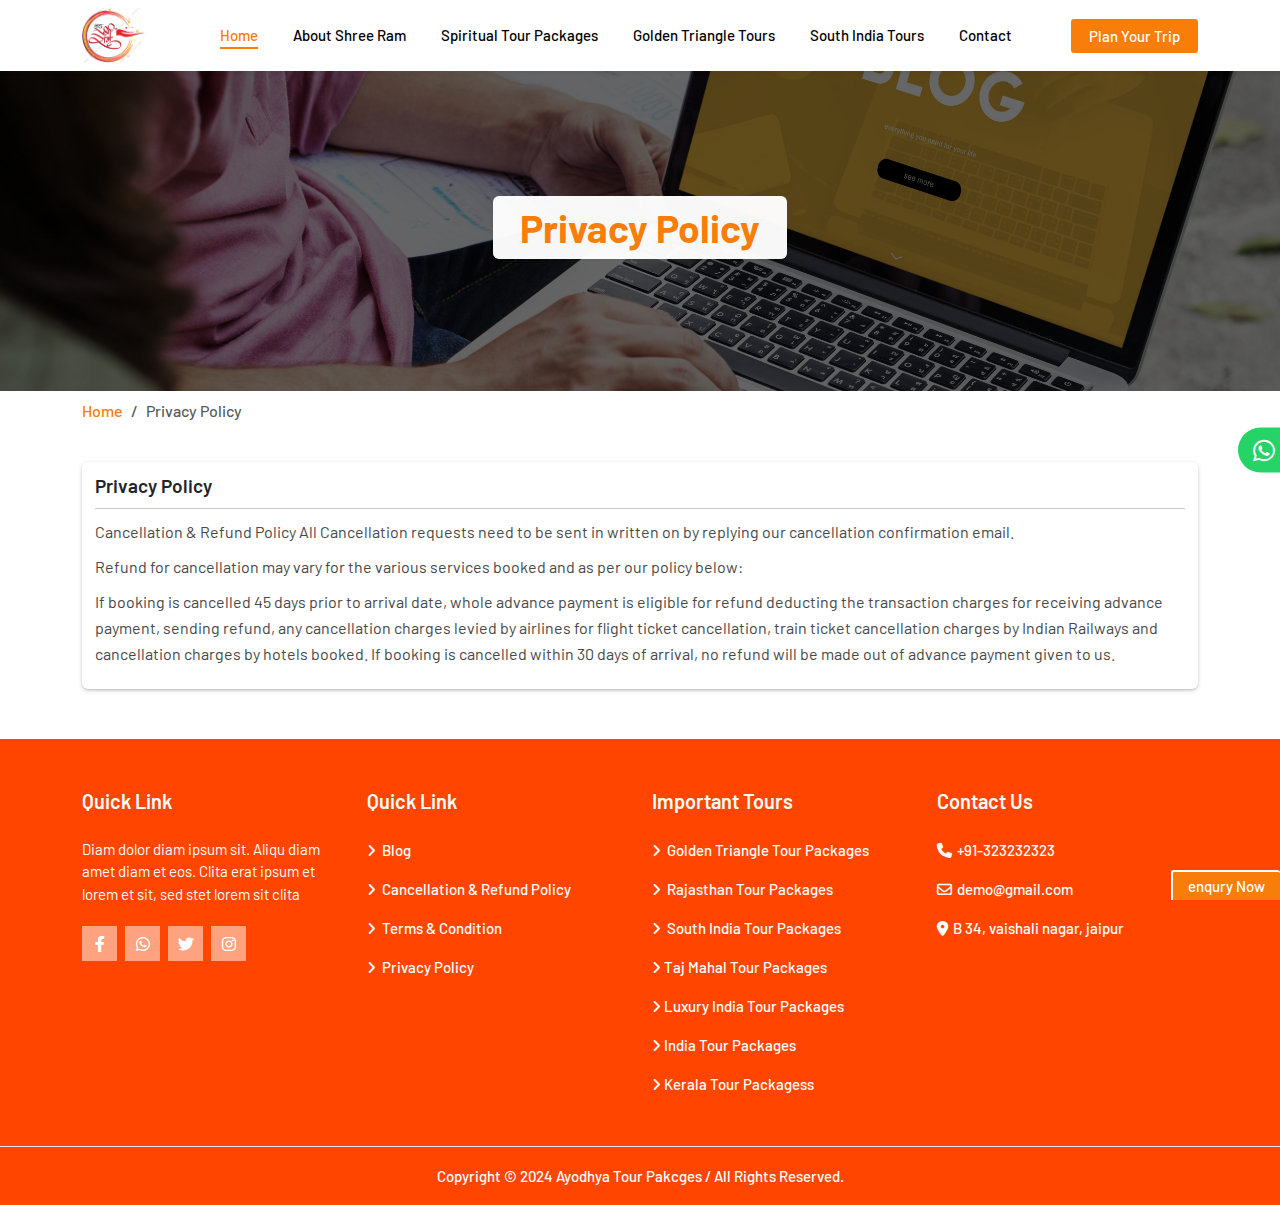
<file: privacy-policy.html>
<!DOCTYPE html>
<html lang="en">
<head>
    <meta charset="UTF-8">
    <meta name="viewport" content="width=device-width, initial-scale=1.0">
    <title>Home</title>
    <!-- favicon  -->
    <link rel="icon" type="image/x-icon" href="assets/img/logo2.png">
    <!-- jquery  -->
    <script src="assets/js/JQUERY.js"></script>
    <!-- css  -->
    <link rel="stylesheet" href="assets/css/style.min.css">
    <!-- bootstrap css  -->
    <link rel="stylesheet" href="assets/css/bootstrap.min.css">
    <!-- font awesome  -->
    <link rel="stylesheet" href="assets/FontAwesome/css/all.min.css">
    <!-- select library  -->
    <link rel="stylesheet" href="assets/libs/selectbox/css/select2.min.css">
    <!-- select library 2 -->
    <link rel="stylesheet" href="assets/libs/selectbox/css/intlTelInput.min.css">
    <!-- select library 2 -->
    <link rel="stylesheet" href="assets/libs/swiperjs/css/swiper-bundle.min.css">
    <!-- glightbox library css -->
    <link rel="stylesheet" href="assets/libs/glightbox/glightbox.css">
    <!-- jQuery UI CSS -->
    <link rel="stylesheet" href="assets/libs/selectbox/css/jquery-ui.css">
    <!-- font family  -->
    <link rel="preconnect" href="https://fonts.googleapis.com">
    <link rel="preconnect" href="https://fonts.gstatic.com" crossorigin>
    <link href="https://fonts.googleapis.com/css2?family=Barlow:ital,wght@0,100;0,200;0,300;0,400;0,500;0,600;0,700;0,800;0,900;1,100;1,200;1,300;1,400;1,500;1,600;1,700;1,800;1,900&display=swap" rel="stylesheet">
</head>
<body>

    <!-- scroll to top start  -->
    <a href="#" class="d-flex align-items-center justify-content-center scroll-top shadow-sm rounded-circle position-fixed text-decoration-none" id="scrolltop">
        <i class="fa-solid fa-arrow-up"></i>
    </a>
    <!-- scroll to top end -->

    <!-- enquery button start  -->
    <a href="javascript:;" class="d-flex align-items-center enquery-btn text-decoration-none position-fixed" data-bs-toggle="modal" data-bs-target="#enquirymodal">
        enqury Now
    </a>
    <!-- enquery button end -->

    <!-- whatsapp button start  -->
    <a href="javascript:;" class="whatsapp-common-btn position-fixed d-flex align-items-center text-decoration-none justify-content-center"> 
        <i class="fa-brands fa-whatsapp"></i>
        <span class="text-nowrap">
            +91-123445656
        </span>
    </a>
    <!-- whatsapp button end -->


    <!-- navbar start  -->
    <nav class="navbar shadow-sm navbar-expand-xl container-fluid bg-white" aria-label="Offcanvas navbar large" id="navbar">
        <div class="container">
            <a href="index.html" class="navbar-brand py-0 d-flex align-items-center justify-content-center">
                <img src="assets/img/logo2.png" alt="logo" class="h-100 w-100 img-fluid">
            </a>
            <div class="offcanvas offcanvas-start nav-offcanvas " tabindex="-1" id="offcanvasNavbar2" aria-labelledby="offcanvasNavbar2Label">
              <div class="offcanvas-header border-bottom">
                <div class="offcanvas-title" id="offcanvasNavbar2Label">
                    <img src="assets/img/logo2.png" alt="logo" class="h-100 w-100 img-fluid">
                </div>
                <button type="button" class="btn-close shadow-none" data-bs-dismiss="offcanvas" aria-label="Close"></button>
              </div>
              <div class="offcanvas-body">
                <ul class="navbar-nav justify-content-center flex-grow-1">
                    <li class="nav-item navbar-item">
                        <a class="nav-link navbar-link fw-medium position-relative px-0 active" aria-current="page" href="index.html">Home</a>
                    </li>
                    <li class="nav-item navbar-item">
                        <a class="nav-link navbar-link fw-medium position-relative px-0" href="about-shriram.html">About Shree Ram</a>
                    </li>
                    <li class="nav-item navbar-item">
                        <a class="nav-link navbar-link fw-medium position-relative px-0" href="tour.html"> Spiritual Tour Packages </a>
                    </li>
                    <li class="nav-item navbar-item">
                        <a class="nav-link navbar-link fw-medium position-relative px-0" href="tour.html">Golden Triangle Tours</a>
                    </li>
                    <li class="nav-item navbar-item">
                        <a class="nav-link navbar-link fw-medium position-relative px-0" href="tour.html">South India Tours</a>
                    </li>
                    <li class="nav-item navbar-item">
                        <a class="nav-link navbar-link fw-medium position-relative px-0" href="contact.html"> Contact</a>
                    </li>
                </ul>
              </div>
            </div>
            <div class="d-flex align-items-center gap-3">
                <a href="plan-your-trip.html" class="text-decoration-none common-btn"> Plan Your Trip</a>
                <button class="navbar-toggler" type="button" data-bs-toggle="offcanvas" data-bs-target="#offcanvasNavbar2" aria-controls="offcanvasNavbar2" aria-label="Toggle navigation">
                    <i class="fa-solid fa-bars"></i>
                </button>
            </div>
        </div>
    </nav>
    <!-- navbar end -->

    <!-- heading section start  -->
    <section class="heading-page plantip-heading position-relative">
        <div class="container h-100">
            <div class="heading-main position-relative z-1 h-100 w-100 d-flex align-items-center justify-content-center">
                <h1 class="page-title fw-bold">
                    Privacy Policy 
                </h1>
            </div>
        </div>
    </section>
    <!-- heading section end -->

    <!-- breadcrumb section start  -->
    <section class="container-fluid breadcrumb-section">
        <div class="container">
            <nav aria-label="breadcrumb">
                <ol class="breadcrumb">
                  <li class="breadcrumb-item"><a href="index.html">Home</a></li>
                  <li class="breadcrumb-item active" aria-current="page">Privacy Policy </li>
                </ol>
            </nav>
        </div>
    </section>
    <!-- breadcrumb section end  -->

    <section class="mt-4 container-fluid">
        <div class="container">
            <div class="policy-card rounded-2">
                <h2 class="policy-heading">
                    Privacy Policy                 
                </h2>
                <hr>
                <div class="policy-content">
                    <p>Cancellation & Refund Policy All Cancellation requests need to be sent in written on by replying our cancellation confirmation email.</p>
                    <p>Refund for cancellation may vary for the various services booked and as per our policy below:</p>
                    <p>If booking is cancelled 45 days prior to arrival date, whole advance payment is eligible for refund deducting the transaction charges for receiving advance payment, sending refund, any cancellation charges levied by airlines for flight ticket cancellation, train ticket cancellation charges by Indian Railways and cancellation charges by hotels booked. If booking is cancelled within 30 days of arrival, no refund will be made out of advance payment given to us.</p>
                </div>
            </div>
        </div>
    </section>


    <!-- footer start / -->
    <footer class="footer container-fluid footer-two common-gap">
        <div class="container">
            <div class="row gy-4">
                <div class="col-lg-3 col-sm-6">
                    <div class="footer-heading mt-0">
                        Quick Link
                    </div>
                    <p class="footer-para">Diam dolor diam ipsum sit. Aliqu diam amet diam et eos. Clita erat ipsum et lorem et sit, sed stet lorem sit clita</p>
                    <div class="d-flex align-items-center gap-2 social-list">
                        <a href="javascript:;" class="text-decoration-none social-link d-flex align-items-center justify-content-center">
                            <i class="fa-brands fa-facebook-f"></i>
                        </a>
                        <a href="javascript:;" class="text-decoration-none social-link d-flex align-items-center justify-content-center">
                            <i class="fa-brands fa-whatsapp"></i>
                        </a>
                        <a href="javascript:;" class="text-decoration-none social-link d-flex align-items-center justify-content-center">
                            <i class="fa-brands fa-twitter"></i>
                        </a>
                        <a href="javascript:;" class="text-decoration-none social-link d-flex align-items-center justify-content-center">
                            <i class="fa-brands fa-instagram"></i>
                        </a>
                    </div>
                </div>
                <!-- <div class="col-lg-3">
                    <div class="footer-logo">
                        <img src="assets/img/logo2.png" alt="logo" class="h-100 w-100 img-fluid">
                    </div>
                    <p class="footer-para">Diam dolor diam ipsum sit. Aliqu diam amet diam et eos. Clita erat ipsum et lorem et sit, sed stet lorem sit clita</p>
                </div> -->
                <div class="col-lg-3 col-sm-6">
                    <div class="footer-heading">
                        Quick Link
                    </div>
                    <ul class="footer-list list-unstyled d-flex flex-column mb-0">
                        <li><a href="blog.html" class="text-decoration-none footer-link footer-link-two"> Blog</a></li>
                        <li><a href="cancelpolicy.html" class="text-decoration-none footer-link footer-link-two"> Cancellation & Refund Policy</a></li>
                        <li><a href="terms-condition.html" class="text-decoration-none footer-link footer-link-two"> Terms & Condition</a></li>
                        <li><a href="privacy-policy.html" class="text-decoration-none footer-link footer-link-two"> Privacy Policy</a></li>
                    </ul>
                </div>
                <div class="col-lg-3 col-sm-6">
                    <div class="footer-heading">
                        Important Tours
                    </div>
                    <ul class="footer-list list-unstyled d-flex flex-column mb-0">
                        <li><a href="packges.html" class="text-decoration-none footer-link footer-link-two"> Golden Triangle Tour Packages</a></li>
                        <li><a href="packges.html" class="text-decoration-none footer-link footer-link-two"> Rajasthan Tour Packages</a></li>
                        <li><a href="packges.html" class="text-decoration-none footer-link footer-link-two"> South India Tour Packages</a></li>
                        <li><a href="packges.html" class="text-decoration-none footer-link footer-link-two">Taj Mahal Tour Packages</a></li>
                        <li><a href="packges.html" class="text-decoration-none footer-link footer-link-two">Luxury India Tour Packages</a></li>
                        <li><a href="packges.html" class="text-decoration-none footer-link footer-link-two">India Tour Packages</a></li>
                        <li><a href="packges.html" class="text-decoration-none footer-link footer-link-two">Kerala Tour Packagess</a></li>
                    </ul>
                </div>
                <div class="col-lg-3 col-sm-6">
                    <div class="footer-heading">
                        Contact Us
                    </div>
                    <ul class="footer-list list-unstyled d-flex flex-column mb-0">
                        <li>
                            <a href="javascript:;" class="text-decoration-none footer-link footer-link-two footer-link-three"> 
                                <span><i class="fa-solid fa-phone"></i></span>
                                +91-323232323
                            </a>
                        </li>
                        <li>
                            <a href="javascript:;" class="text-decoration-none footer-link footer-link-two footer-link-three"> 
                                <span><i class="fa-regular fa-envelope"></i></span>
                               demo@gmail.com
                            </a>
                        </li>
                        <li>
                            <span class="text-decoration-none footer-link footer-link-three"> 
                                <span><i class="fa-solid fa-location-dot"></i></span>
                              B 34, vaishali nagar, jaipur 
                            </span>
                        </li>
                    </ul>
                </div>        
            </div>
        </div>
    </footer>
    <!-- footer end -->


    <!-- copright section start  -->
    <section class="container-fluid copright-section copright-section-two border-top">
        <div class="container">
            <div class="copyright-title text-center">
                <p class="fw-medium">Copyright © 2024 <a href="javascript:;" class="text-decoration-none">Ayodhya Tour Pakcges</a> / All Rights Reserved.</p>
            </div>
        </div>
    </section>
    <!-- copright section end -->


    <!-- enquiry modal start  -->
    <div class="modal fade enquiry-modal" id="enquirymodal" tabindex="-1" aria-labelledby="exampleModalLabel" aria-hidden="true">
        <div class="modal-dialog enquiry-dialog modal-dialog-scrollable modal-dialog-centered">
          <div class="modal-content">
            <div class="modal-header">
              <div class="modal-title" id="exampleModalLabel">Enquiry Now</div>
              <button type="button" class="border-0 bg-transparent close-btn shadow-none" data-bs-dismiss="modal" aria-label="Close">
                <i class="fas close-icon fa-times"></i>
              </button>
            </div>
            <div class="modal-body">
               <form action="">
                    <div class="row g-3">
                        <div class="col-md-6">
                            <div class="input-data mt-0">
                                <label for="" class="input-label">Name</label>
                                <input type="text" class="form-control form-input shadow-none" placeholder="Name">
                            </div>
                        </div>
                        <div class="col-md-6">
                            <div class="input-data mt-0">
                                <label for="" class="input-label">Phone Number</label>
                                <input type="text" class="form-control form-input shadow-none" placeholder="Phone Number">
                            </div>
                        </div>
                        <div class="col-md-6">
                            <div class="input-data mt-0">
                                <label for="" class="input-label">Email Address</label>
                                <input type="text" class="form-control form-input shadow-none" placeholder="Email Address">
                            </div>
                        </div>
                        <div class="col-md-6">
                            <div class="input-data mt-0">
                                <label for="" class="input-label">Date</label>
                                <div class="dateinput">
                                    <input type="text"  id="datepicker2" placeholder="Date of Arrival" class="form-control form-input shadow-none">
                                </div>
                            </div>
                        </div>
                        <div class="col-md-6">
                            <div class="input-data mt-0">
                                <label for="" class="input-label">No. Of Days</label>
                                <select class="form-select form-input shadow-none">
                                    <option value="">No. Of Days</option>
                                    <option value="1">1</option>
                                    <option value="2">2</option>
                                    <option value="3">3</option>
                                    <option value="4">4</option>
                                    <option value="5">5</option>
                                    <option value="6">6</option>
                                    <option value="7">7</option>
                                    <option value="8">8</option>
                                    <option value="9">9</option>
                                    <option value="10">10</option>
                                    <option value="11">10 +</option>
                                </select>
                            </div>
                        </div>
                        <div class="col-md-6">
                            <div class="input-data mt-0">
                                <label for="" class="input-label">Adult</label>
                                <select class="form-select form-input shadow-none">
                                    <option value="">Adult</option>
                                    <option value="1"> 1</option>
                                    <option value="2"> 2</option>
                                    <option value="3"> 3</option>
                                    <option value="4">4</option>
                                </select>
                            </div>
                        </div>
                        <div class="col-md-6">
                            <div class="input-data mt-0">
                                <label for="" class="input-label">Child Age</label>
                                <select class="form-select form-input shadow-none">
                                    <option value="">Child Age</option>
                                    <option value="1">1</option>
                                    <option value="2">2</option>
                                    <option value="3">3</option>
                                    <option value="4">4</option>
                                    <option value="5">5</option>
                                    <option value="6">6</option>
                                    <option value="7">7</option>
                                    <option value="8">8</option>
                                    <option value="9">9</option>
                                    <option value="10">10</option>
                                    <option value="11">11</option>
                                    <option value="12">12</option>
                                </select>
                            </div>
                        </div>
                        <div class="col-md-6">
                            <div class="input-data mt-0">
                                <label for="" class="input-label">Car Type</label>
                                <select class="form-select form-input shadow-none">
                                    <option value=""> Car Type</option>
                                    <option value="Economy Cars">Economy Cars</option>
                                    <option value="Luxury Cars">Luxury Cars</option>
                                    <option value="Suv Cars">Suv Cars</option>
                                    <option value="Coaches">Coaches</option>
                                </select>
                            </div>
                        </div>
                        <div class="col-md-12">
                            <div class="input-data mt-0">
                                <label for="" class="input-label">Your message</label>
                                <div>
                                    <textarea name="" id="" class="form-control form-input shadow-none textarea" placeholder="Your message"></textarea>
                                </div>
                            </div>
                        </div>
                        <div class="col-12">
                            <div class="mt-3 d-flex align-items-center justify-content-center">
                                <button class="common-btn">
                                    Submit
                                </button>
                            </div>
                        </div>
                    </div>
               </form>
            </div>
            <!-- <div class="modal-footer">
              <button type="button" class="btn btn-secondary" data-bs-dismiss="modal">Close</button>
              <button type="button" class="btn btn-primary">Save changes</button>
            </div> -->
          </div>
        </div>
    </div>
    <!-- enquiry modal end -->

    <!-- bootstrap js  -->
    <script src="assets/libs/bootstrap/js/bootstrap.bundle.min.js"></script>
    <!-- custom js  -->
    <script src="assets/js/main.js"></script>
    <!-- select library  -->
    <script src="assets/libs/selectbox/js/select2.min.js"></script>
    <!-- select library 2 -->
    <script src="assets/libs/selectbox/js/intlTelInput.min.js"></script>
    <!-- swiper js library  -->
    <script src="assets/libs/swiperjs/js/swiper-bundle.min.js"></script>
    <!-- glightbox js  -->
    <script src="assets/libs/glightbox/glightbox.js"></script>
    <!-- jQuery UI -->
    <script src="assets/libs/selectbox/js/jquery-ui.min.js"></script>

    <script>
        $(function() {
            $("#datepicker").datepicker();
            $("#datepicker2").datepicker();
        });
    </script>
</body>
</html>
</file>
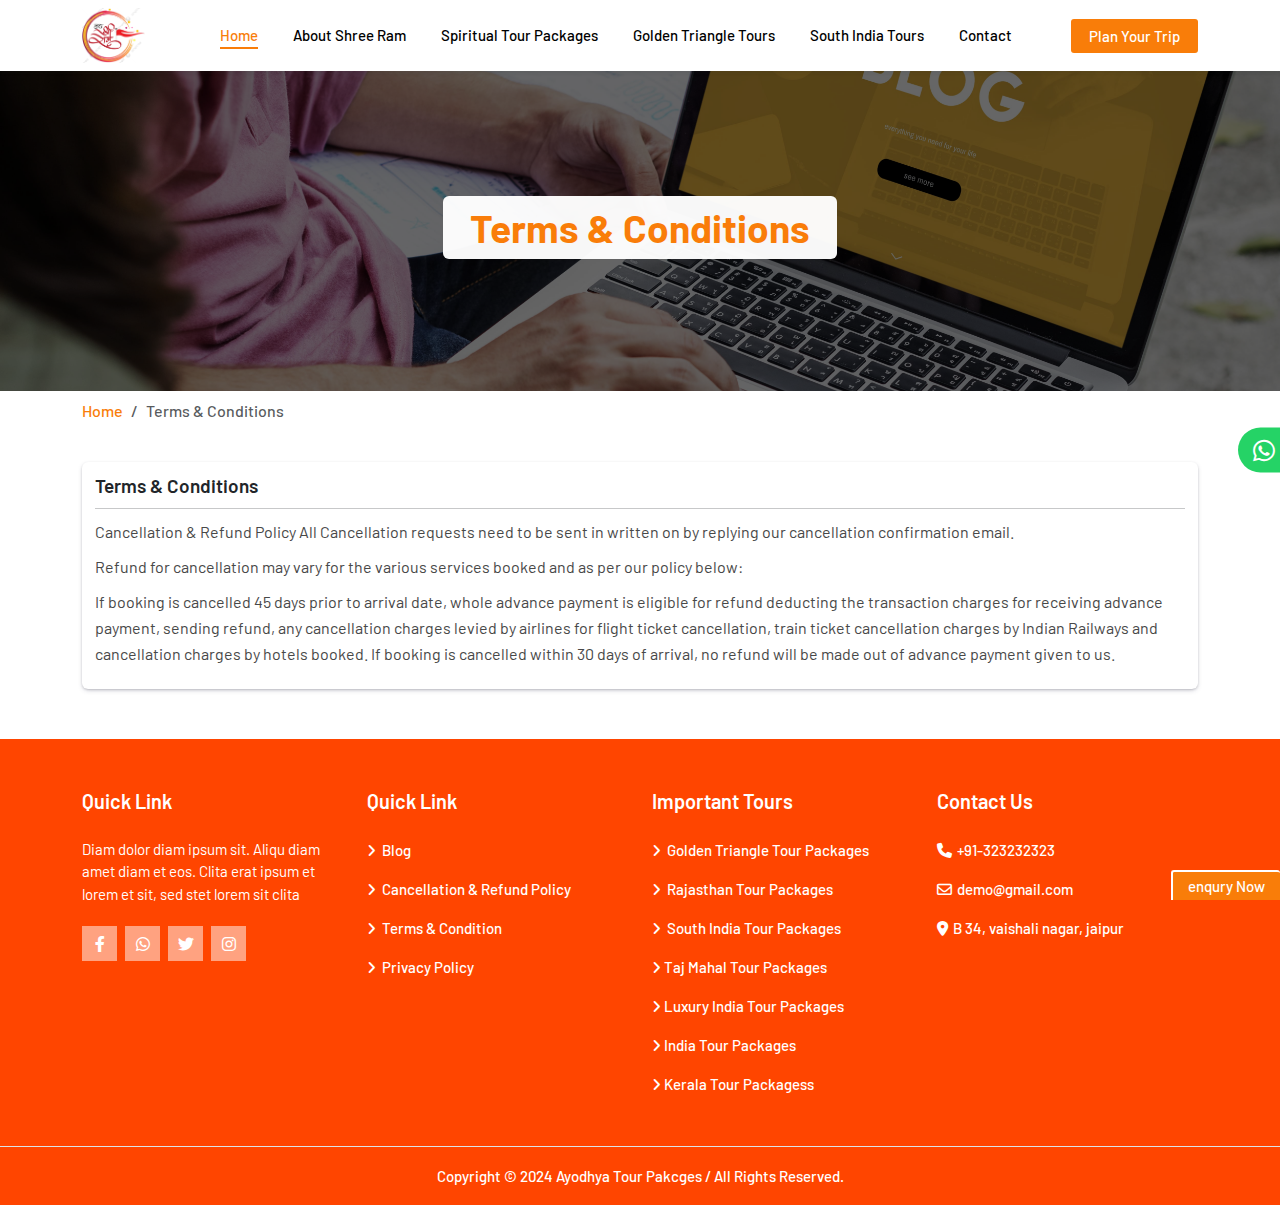
<file: terms-condition.html>
<!DOCTYPE html>
<html lang="en">
<head>
    <meta charset="UTF-8">
    <meta name="viewport" content="width=device-width, initial-scale=1.0">
    <title>Home</title>
    <!-- favicon  -->
    <link rel="icon" type="image/x-icon" href="assets/img/logo2.png">
    <!-- jquery  -->
    <script src="assets/js/JQUERY.js"></script>
    <!-- css  -->
    <link rel="stylesheet" href="assets/css/style.min.css">
    <!-- bootstrap css  -->
    <link rel="stylesheet" href="assets/css/bootstrap.min.css">
    <!-- font awesome  -->
    <link rel="stylesheet" href="assets/FontAwesome/css/all.min.css">
    <!-- select library  -->
    <link rel="stylesheet" href="assets/libs/selectbox/css/select2.min.css">
    <!-- select library 2 -->
    <link rel="stylesheet" href="assets/libs/selectbox/css/intlTelInput.min.css">
    <!-- select library 2 -->
    <link rel="stylesheet" href="assets/libs/swiperjs/css/swiper-bundle.min.css">
    <!-- glightbox library css -->
    <link rel="stylesheet" href="assets/libs/glightbox/glightbox.css">
    <!-- jQuery UI CSS -->
    <link rel="stylesheet" href="assets/libs/selectbox/css/jquery-ui.css">
    <!-- font family  -->
    <link rel="preconnect" href="https://fonts.googleapis.com">
    <link rel="preconnect" href="https://fonts.gstatic.com" crossorigin>
    <link href="https://fonts.googleapis.com/css2?family=Barlow:ital,wght@0,100;0,200;0,300;0,400;0,500;0,600;0,700;0,800;0,900;1,100;1,200;1,300;1,400;1,500;1,600;1,700;1,800;1,900&display=swap" rel="stylesheet">
</head>
<body>

    <!-- scroll to top start  -->
    <a href="#" class="d-flex align-items-center justify-content-center scroll-top shadow-sm rounded-circle position-fixed text-decoration-none" id="scrolltop">
        <i class="fa-solid fa-arrow-up"></i>
    </a>
    <!-- scroll to top end -->

    <!-- enquery button start  -->
    <a href="javascript:;" class="d-flex align-items-center enquery-btn text-decoration-none position-fixed" data-bs-toggle="modal" data-bs-target="#enquirymodal">
        enqury Now
    </a>
    <!-- enquery button end -->

    <!-- whatsapp button start  -->
    <a href="javascript:;" class="whatsapp-common-btn position-fixed d-flex align-items-center text-decoration-none justify-content-center"> 
        <i class="fa-brands fa-whatsapp"></i>
        <span class="text-nowrap">
            +91-123445656
        </span>
    </a>
    <!-- whatsapp button end -->


    <!-- navbar start  -->
    <nav class="navbar shadow-sm navbar-expand-xl container-fluid bg-white" aria-label="Offcanvas navbar large" id="navbar">
        <div class="container">
            <a href="index.html" class="navbar-brand py-0 d-flex align-items-center justify-content-center">
                <img src="assets/img/logo2.png" alt="logo" class="h-100 w-100 img-fluid">
            </a>
            <div class="offcanvas offcanvas-start nav-offcanvas " tabindex="-1" id="offcanvasNavbar2" aria-labelledby="offcanvasNavbar2Label">
              <div class="offcanvas-header border-bottom">
                <div class="offcanvas-title" id="offcanvasNavbar2Label">
                    <img src="assets/img/logo2.png" alt="logo" class="h-100 w-100 img-fluid">
                </div>
                <button type="button" class="btn-close shadow-none" data-bs-dismiss="offcanvas" aria-label="Close"></button>
              </div>
              <div class="offcanvas-body">
                <ul class="navbar-nav justify-content-center flex-grow-1">
                    <li class="nav-item navbar-item">
                        <a class="nav-link navbar-link fw-medium position-relative px-0 active" aria-current="page" href="index.html">Home</a>
                    </li>
                    <li class="nav-item navbar-item">
                        <a class="nav-link navbar-link fw-medium position-relative px-0" href="about-shriram.html">About Shree Ram</a>
                    </li>
                    <li class="nav-item navbar-item">
                        <a class="nav-link navbar-link fw-medium position-relative px-0" href="tour.html"> Spiritual Tour Packages </a>
                    </li>
                    <li class="nav-item navbar-item">
                        <a class="nav-link navbar-link fw-medium position-relative px-0" href="tour.html">Golden Triangle Tours</a>
                    </li>
                    <li class="nav-item navbar-item">
                        <a class="nav-link navbar-link fw-medium position-relative px-0" href="tour.html">South India Tours</a>
                    </li>
                    <li class="nav-item navbar-item">
                        <a class="nav-link navbar-link fw-medium position-relative px-0" href="contact.html"> Contact</a>
                    </li>
                </ul>
              </div>
            </div>
            <div class="d-flex align-items-center gap-3">
                <a href="plan-your-trip.html" class="text-decoration-none common-btn"> Plan Your Trip</a>
                <button class="navbar-toggler" type="button" data-bs-toggle="offcanvas" data-bs-target="#offcanvasNavbar2" aria-controls="offcanvasNavbar2" aria-label="Toggle navigation">
                    <i class="fa-solid fa-bars"></i>
                </button>
            </div>
        </div>
    </nav>
    <!-- navbar end -->

    <!-- heading section start  -->
    <section class="heading-page plantip-heading position-relative">
        <div class="container h-100">
            <div class="heading-main position-relative z-1 h-100 w-100 d-flex align-items-center justify-content-center">
                <h1 class="page-title fw-bold">
                    Terms & Conditions
                </h1>
            </div>
        </div>
    </section>
    <!-- heading section end -->

    <!-- breadcrumb section start  -->
    <section class="container-fluid breadcrumb-section">
        <div class="container">
            <nav aria-label="breadcrumb">
                <ol class="breadcrumb">
                  <li class="breadcrumb-item"><a href="index.html">Home</a></li>
                  <li class="breadcrumb-item active" aria-current="page">Terms & Conditions</li>
                </ol>
            </nav>
        </div>
    </section>
    <!-- breadcrumb section end  -->

    <section class="mt-4 container-fluid">
        <div class="container">
            <div class="policy-card rounded-2">
                <h2 class="policy-heading">
                    Terms & Conditions               
                </h2>
                <hr>
                <div class="policy-content">
                    <p>Cancellation & Refund Policy All Cancellation requests need to be sent in written on by replying our cancellation confirmation email.</p>
                    <p>Refund for cancellation may vary for the various services booked and as per our policy below:</p>
                    <p>If booking is cancelled 45 days prior to arrival date, whole advance payment is eligible for refund deducting the transaction charges for receiving advance payment, sending refund, any cancellation charges levied by airlines for flight ticket cancellation, train ticket cancellation charges by Indian Railways and cancellation charges by hotels booked. If booking is cancelled within 30 days of arrival, no refund will be made out of advance payment given to us.</p>
                </div>
            </div>
        </div>
    </section>


    <!-- footer start / -->
    <footer class="footer container-fluid footer-two common-gap">
        <div class="container">
            <div class="row gy-4">
                <div class="col-lg-3 col-sm-6">
                    <div class="footer-heading mt-0">
                        Quick Link
                    </div>
                    <p class="footer-para">Diam dolor diam ipsum sit. Aliqu diam amet diam et eos. Clita erat ipsum et lorem et sit, sed stet lorem sit clita</p>
                    <div class="d-flex align-items-center gap-2 social-list">
                        <a href="javascript:;" class="text-decoration-none social-link d-flex align-items-center justify-content-center">
                            <i class="fa-brands fa-facebook-f"></i>
                        </a>
                        <a href="javascript:;" class="text-decoration-none social-link d-flex align-items-center justify-content-center">
                            <i class="fa-brands fa-whatsapp"></i>
                        </a>
                        <a href="javascript:;" class="text-decoration-none social-link d-flex align-items-center justify-content-center">
                            <i class="fa-brands fa-twitter"></i>
                        </a>
                        <a href="javascript:;" class="text-decoration-none social-link d-flex align-items-center justify-content-center">
                            <i class="fa-brands fa-instagram"></i>
                        </a>
                    </div>
                </div>
                <!-- <div class="col-lg-3">
                    <div class="footer-logo">
                        <img src="assets/img/logo2.png" alt="logo" class="h-100 w-100 img-fluid">
                    </div>
                    <p class="footer-para">Diam dolor diam ipsum sit. Aliqu diam amet diam et eos. Clita erat ipsum et lorem et sit, sed stet lorem sit clita</p>
                </div> -->
                <div class="col-lg-3 col-sm-6">
                    <div class="footer-heading">
                        Quick Link
                    </div>
                    <ul class="footer-list list-unstyled d-flex flex-column mb-0">
                        <li><a href="blog.html" class="text-decoration-none footer-link footer-link-two"> Blog</a></li>
                        <li><a href="cancelpolicy.html" class="text-decoration-none footer-link footer-link-two"> Cancellation & Refund Policy</a></li>
                        <li><a href="terms-condition.html" class="text-decoration-none footer-link footer-link-two"> Terms & Condition</a></li>
                        <li><a href="privacy-policy.html" class="text-decoration-none footer-link footer-link-two"> Privacy Policy</a></li>
                    </ul>
                </div>
                <div class="col-lg-3 col-sm-6">
                    <div class="footer-heading">
                        Important Tours
                    </div>
                    <ul class="footer-list list-unstyled d-flex flex-column mb-0">
                        <li><a href="packges.html" class="text-decoration-none footer-link footer-link-two"> Golden Triangle Tour Packages</a></li>
                        <li><a href="packges.html" class="text-decoration-none footer-link footer-link-two"> Rajasthan Tour Packages</a></li>
                        <li><a href="packges.html" class="text-decoration-none footer-link footer-link-two"> South India Tour Packages</a></li>
                        <li><a href="packges.html" class="text-decoration-none footer-link footer-link-two">Taj Mahal Tour Packages</a></li>
                        <li><a href="packges.html" class="text-decoration-none footer-link footer-link-two">Luxury India Tour Packages</a></li>
                        <li><a href="packges.html" class="text-decoration-none footer-link footer-link-two">India Tour Packages</a></li>
                        <li><a href="packges.html" class="text-decoration-none footer-link footer-link-two">Kerala Tour Packagess</a></li>
                    </ul>
                </div>
                <div class="col-lg-3 col-sm-6">
                    <div class="footer-heading">
                        Contact Us
                    </div>
                    <ul class="footer-list list-unstyled d-flex flex-column mb-0">
                        <li>
                            <a href="javascript:;" class="text-decoration-none footer-link footer-link-two footer-link-three"> 
                                <span><i class="fa-solid fa-phone"></i></span>
                                +91-323232323
                            </a>
                        </li>
                        <li>
                            <a href="javascript:;" class="text-decoration-none footer-link footer-link-two footer-link-three"> 
                                <span><i class="fa-regular fa-envelope"></i></span>
                               demo@gmail.com
                            </a>
                        </li>
                        <li>
                            <span class="text-decoration-none footer-link footer-link-three"> 
                                <span><i class="fa-solid fa-location-dot"></i></span>
                              B 34, vaishali nagar, jaipur 
                            </span>
                        </li>
                    </ul>
                </div>        
            </div>
        </div>
    </footer>
    <!-- footer end -->


    <!-- copright section start  -->
    <section class="container-fluid copright-section copright-section-two border-top">
        <div class="container">
            <div class="copyright-title text-center">
                <p class="fw-medium">Copyright © 2024 <a href="javascript:;" class="text-decoration-none">Ayodhya Tour Pakcges</a> / All Rights Reserved.</p>
            </div>
        </div>
    </section>
    <!-- copright section end -->


    <!-- enquiry modal start  -->
    <div class="modal fade enquiry-modal" id="enquirymodal" tabindex="-1" aria-labelledby="exampleModalLabel" aria-hidden="true">
        <div class="modal-dialog enquiry-dialog modal-dialog-scrollable modal-dialog-centered">
          <div class="modal-content">
            <div class="modal-header">
              <div class="modal-title" id="exampleModalLabel">Enquiry Now</div>
              <button type="button" class="border-0 bg-transparent close-btn shadow-none" data-bs-dismiss="modal" aria-label="Close">
                <i class="fas close-icon fa-times"></i>
              </button>
            </div>
            <div class="modal-body">
               <form action="">
                    <div class="row g-3">
                        <div class="col-md-6">
                            <div class="input-data mt-0">
                                <label for="" class="input-label">Name</label>
                                <input type="text" class="form-control form-input shadow-none" placeholder="Name">
                            </div>
                        </div>
                        <div class="col-md-6">
                            <div class="input-data mt-0">
                                <label for="" class="input-label">Phone Number</label>
                                <input type="text" class="form-control form-input shadow-none" placeholder="Phone Number">
                            </div>
                        </div>
                        <div class="col-md-6">
                            <div class="input-data mt-0">
                                <label for="" class="input-label">Email Address</label>
                                <input type="text" class="form-control form-input shadow-none" placeholder="Email Address">
                            </div>
                        </div>
                        <div class="col-md-6">
                            <div class="input-data mt-0">
                                <label for="" class="input-label">Date</label>
                                <div class="dateinput">
                                    <input type="text"  id="datepicker2" placeholder="Date of Arrival" class="form-control form-input shadow-none">
                                </div>
                            </div>
                        </div>
                        <div class="col-md-6">
                            <div class="input-data mt-0">
                                <label for="" class="input-label">No. Of Days</label>
                                <select class="form-select form-input shadow-none">
                                    <option value="">No. Of Days</option>
                                    <option value="1">1</option>
                                    <option value="2">2</option>
                                    <option value="3">3</option>
                                    <option value="4">4</option>
                                    <option value="5">5</option>
                                    <option value="6">6</option>
                                    <option value="7">7</option>
                                    <option value="8">8</option>
                                    <option value="9">9</option>
                                    <option value="10">10</option>
                                    <option value="11">10 +</option>
                                </select>
                            </div>
                        </div>
                        <div class="col-md-6">
                            <div class="input-data mt-0">
                                <label for="" class="input-label">Adult</label>
                                <select class="form-select form-input shadow-none">
                                    <option value="">Adult</option>
                                    <option value="1"> 1</option>
                                    <option value="2"> 2</option>
                                    <option value="3"> 3</option>
                                    <option value="4">4</option>
                                </select>
                            </div>
                        </div>
                        <div class="col-md-6">
                            <div class="input-data mt-0">
                                <label for="" class="input-label">Child Age</label>
                                <select class="form-select form-input shadow-none">
                                    <option value="">Child Age</option>
                                    <option value="1">1</option>
                                    <option value="2">2</option>
                                    <option value="3">3</option>
                                    <option value="4">4</option>
                                    <option value="5">5</option>
                                    <option value="6">6</option>
                                    <option value="7">7</option>
                                    <option value="8">8</option>
                                    <option value="9">9</option>
                                    <option value="10">10</option>
                                    <option value="11">11</option>
                                    <option value="12">12</option>
                                </select>
                            </div>
                        </div>
                        <div class="col-md-6">
                            <div class="input-data mt-0">
                                <label for="" class="input-label">Car Type</label>
                                <select class="form-select form-input shadow-none">
                                    <option value=""> Car Type</option>
                                    <option value="Economy Cars">Economy Cars</option>
                                    <option value="Luxury Cars">Luxury Cars</option>
                                    <option value="Suv Cars">Suv Cars</option>
                                    <option value="Coaches">Coaches</option>
                                </select>
                            </div>
                        </div>
                        <div class="col-md-12">
                            <div class="input-data mt-0">
                                <label for="" class="input-label">Your message</label>
                                <div>
                                    <textarea name="" id="" class="form-control form-input shadow-none textarea" placeholder="Your message"></textarea>
                                </div>
                            </div>
                        </div>
                        <div class="col-12">
                            <div class="mt-3 d-flex align-items-center justify-content-center">
                                <button class="common-btn">
                                    Submit
                                </button>
                            </div>
                        </div>
                    </div>
               </form>
            </div>
            <!-- <div class="modal-footer">
              <button type="button" class="btn btn-secondary" data-bs-dismiss="modal">Close</button>
              <button type="button" class="btn btn-primary">Save changes</button>
            </div> -->
          </div>
        </div>
    </div>
    <!-- enquiry modal end -->

    <!-- bootstrap js  -->
    <script src="assets/libs/bootstrap/js/bootstrap.bundle.min.js"></script>
    <!-- custom js  -->
    <script src="assets/js/main.js"></script>
    <!-- select library  -->
    <script src="assets/libs/selectbox/js/select2.min.js"></script>
    <!-- select library 2 -->
    <script src="assets/libs/selectbox/js/intlTelInput.min.js"></script>
    <!-- swiper js library  -->
    <script src="assets/libs/swiperjs/js/swiper-bundle.min.js"></script>
    <!-- glightbox js  -->
    <script src="assets/libs/glightbox/glightbox.js"></script>
    <!-- jQuery UI -->
    <script src="assets/libs/selectbox/js/jquery-ui.min.js"></script>

    <script>
        $(function() {
            $("#datepicker").datepicker();
            $("#datepicker2").datepicker();
        });
    </script>
</body>
</html>
</file>
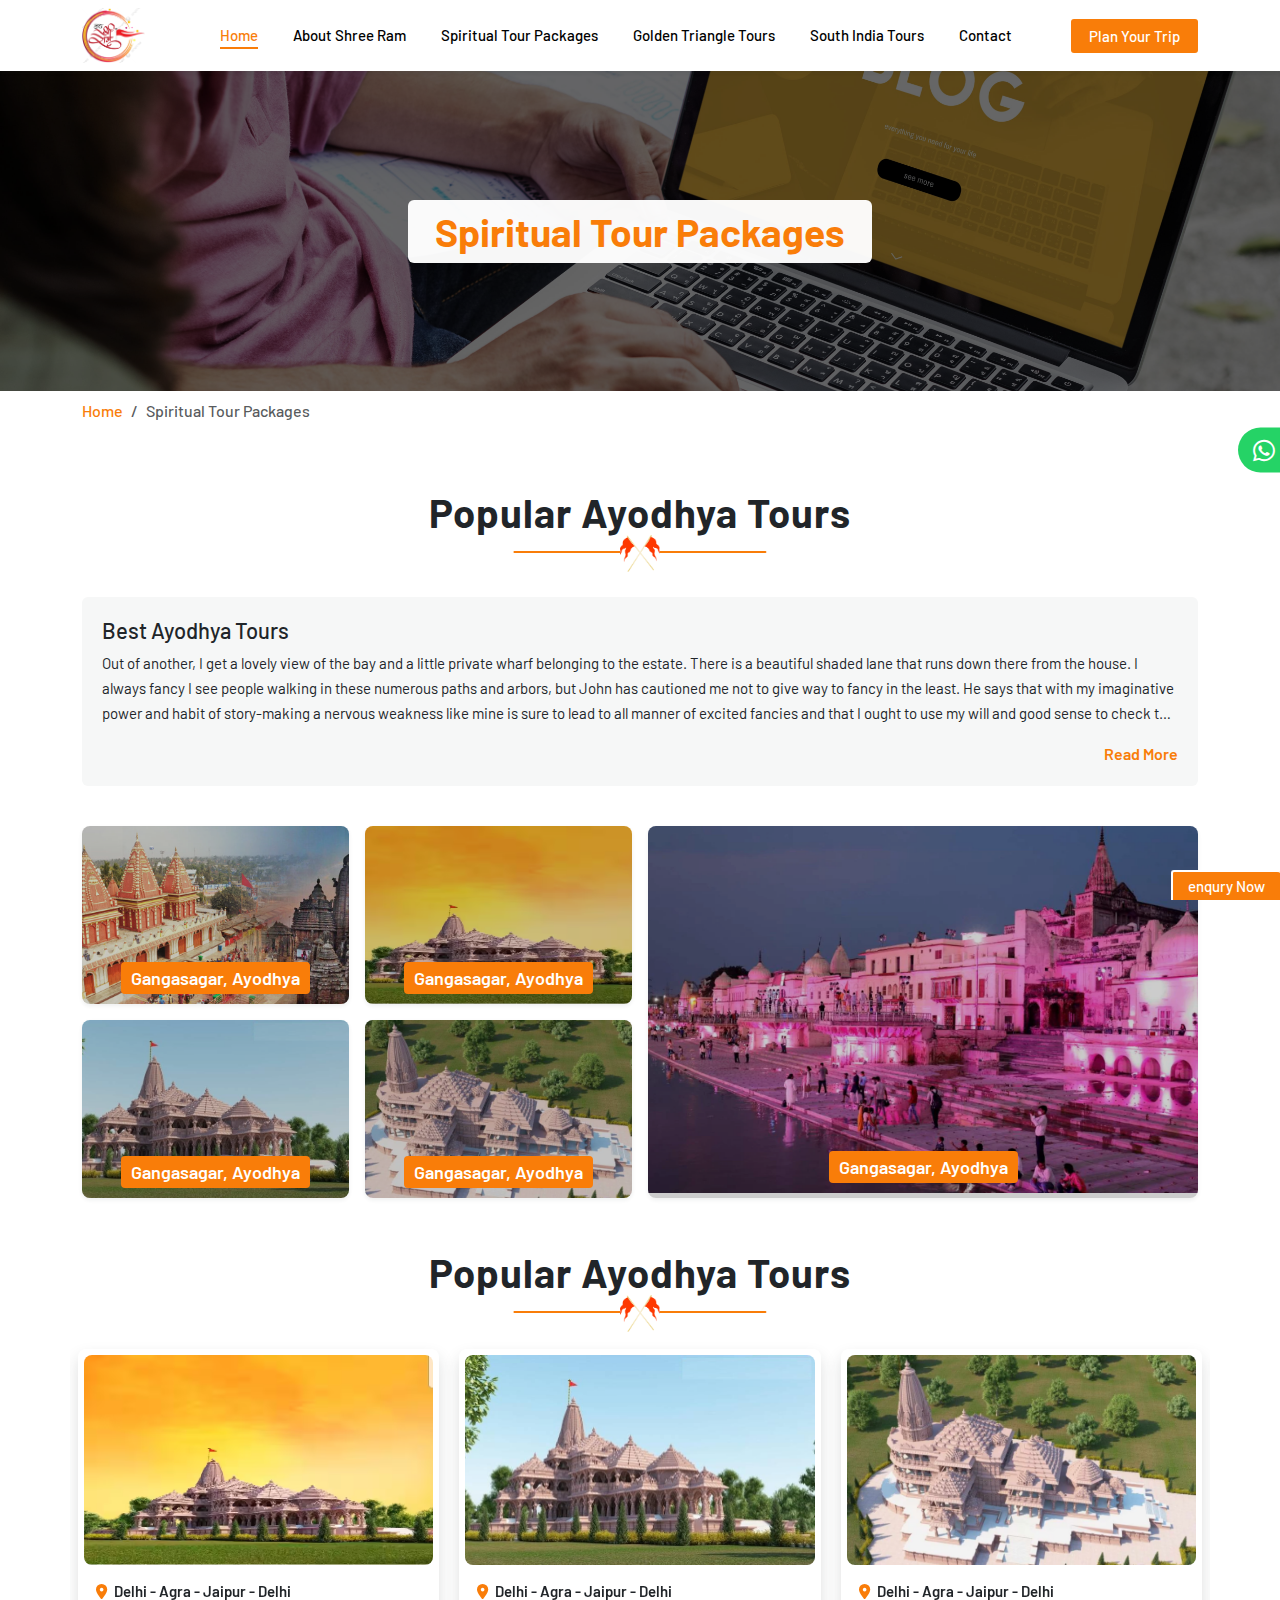
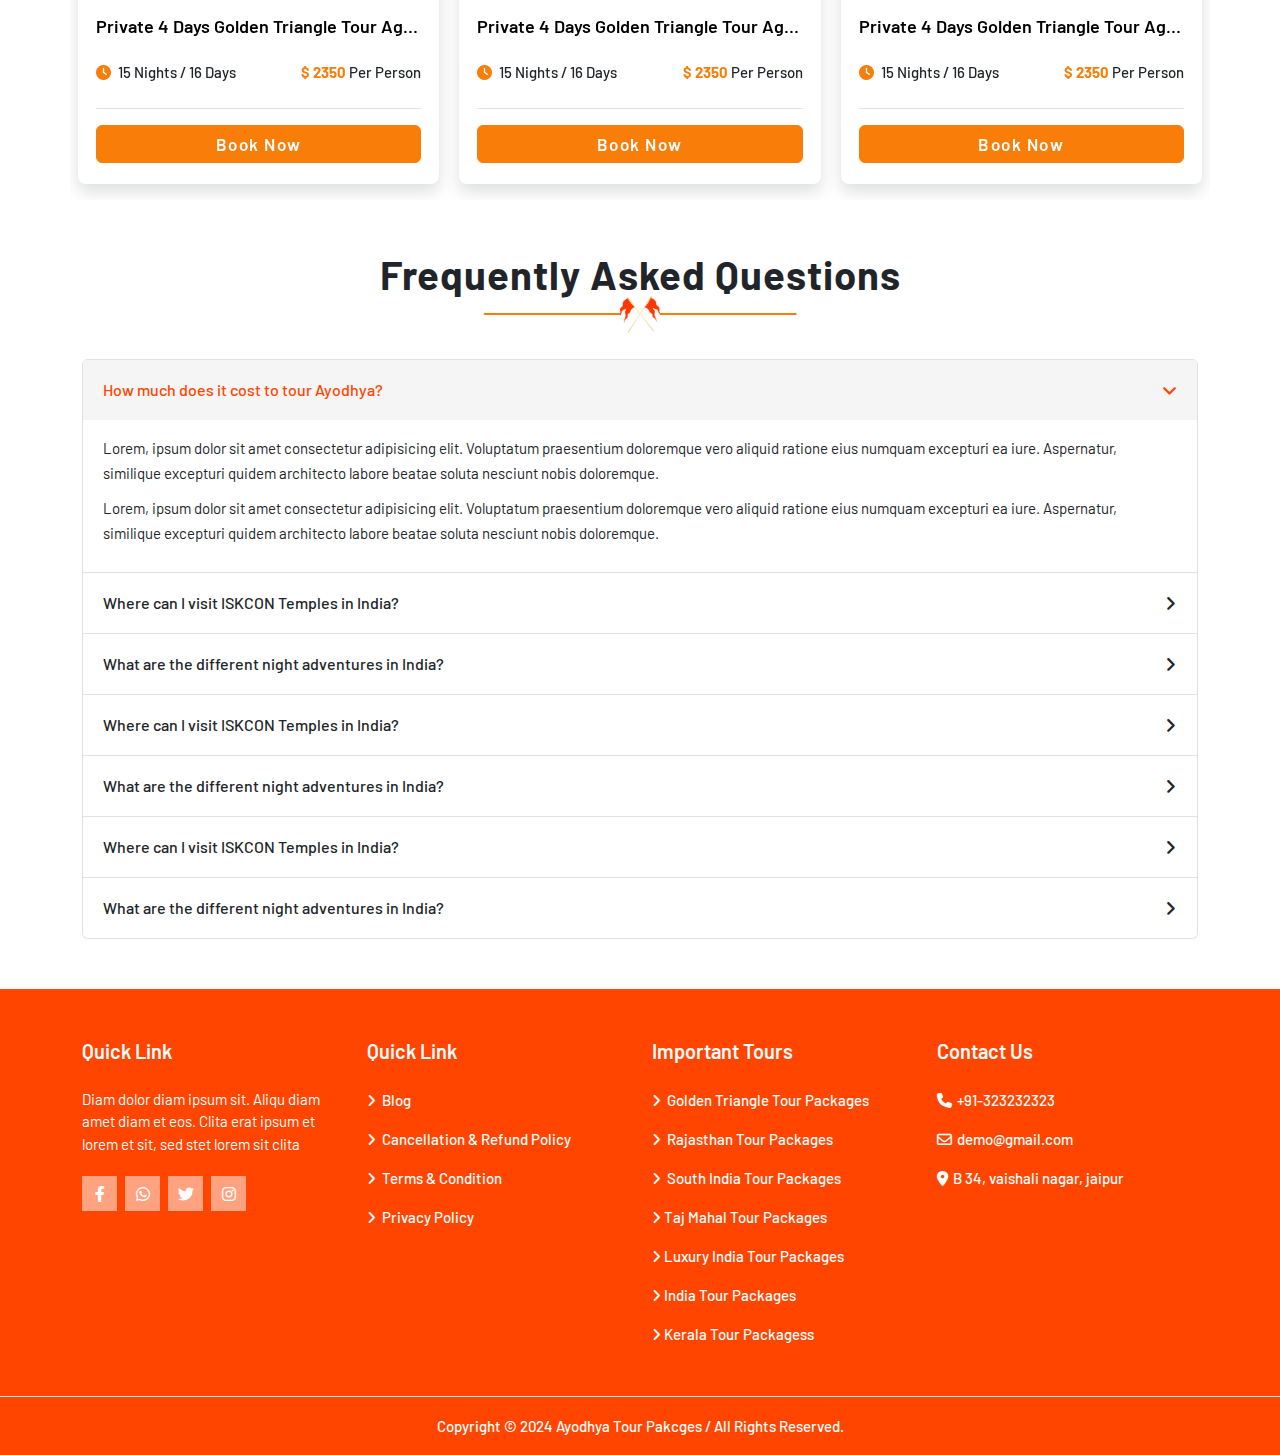
<file: tour.html>
<!DOCTYPE html>
<html lang="en">
<head>
    <meta charset="UTF-8">
    <meta name="viewport" content="width=device-width, initial-scale=1.0">
    <title>Home</title>
    <!-- favicon  -->
    <link rel="icon" type="image/x-icon" href="assets/img/logo2.png">
    <!-- jquery  -->
    <script src="assets/js/JQUERY.js"></script>
    <!-- css  -->
    <link rel="stylesheet" href="assets/css/style.min.css">
    <!-- bootstrap css  -->
    <link rel="stylesheet" href="assets/css/bootstrap.min.css">
    <!-- font awesome  -->
    <link rel="stylesheet" href="assets/FontAwesome/css/all.min.css">
    <!-- select library  -->
    <link rel="stylesheet" href="assets/libs/selectbox/css/select2.min.css">
    <!-- select library 2 -->
    <link rel="stylesheet" href="assets/libs/selectbox/css/intlTelInput.min.css">
    <!-- select library 2 -->
    <link rel="stylesheet" href="assets/libs/swiperjs/css/swiper-bundle.min.css">
    <!-- glightbox library css -->
    <link rel="stylesheet" href="assets/libs/glightbox/glightbox.css">
    <!-- font family  -->
    <link rel="preconnect" href="https://fonts.googleapis.com">
    <link rel="preconnect" href="https://fonts.gstatic.com" crossorigin>
    <link href="https://fonts.googleapis.com/css2?family=Barlow:ital,wght@0,100;0,200;0,300;0,400;0,500;0,600;0,700;0,800;0,900;1,100;1,200;1,300;1,400;1,500;1,600;1,700;1,800;1,900&display=swap" rel="stylesheet">
</head>
<body>

    <!-- scroll to top start  -->
    <a href="#" class="d-flex align-items-center justify-content-center scroll-top shadow-sm rounded-circle position-fixed text-decoration-none" id="scrolltop">
        <i class="fa-solid fa-arrow-up"></i>
    </a>
    <!-- scroll to top end -->

    <!-- enquery button start  -->
    <a href="javascript:;" class="d-flex align-items-center enquery-btn text-decoration-none position-fixed" data-bs-toggle="modal" data-bs-target="#enquirymodal">
        enqury Now
    </a>
    <!-- enquery button end -->

    <!-- whatsapp button start  -->
    <a href="javascript:;" class="whatsapp-common-btn position-fixed d-flex align-items-center text-decoration-none justify-content-center"> 
        <i class="fa-brands fa-whatsapp"></i>
        <span class="text-nowrap">
            +91-123445656
        </span>
    </a>
    <!-- whatsapp button end -->


    <!-- navbar start  -->
    <nav class="navbar shadow-sm navbar-expand-lg container-fluid bg-white" aria-label="Offcanvas navbar large" id="navbar">
        <div class="container">
            <a href="index.html" class="navbar-brand py-0 d-flex align-items-center justify-content-center">
                <img src="assets/img/logo2.png" alt="logo" class="h-100 w-100 img-fluid">
            </a>
            <div class="offcanvas offcanvas-start nav-offcanvas " tabindex="-1" id="offcanvasNavbar2" aria-labelledby="offcanvasNavbar2Label">
              <div class="offcanvas-header border-bottom">
                <div class="offcanvas-title" id="offcanvasNavbar2Label">
                    <img src="assets/img/logo2.png" alt="logo" class="h-100 w-100 img-fluid">
                </div>
                <button type="button" class="btn-close shadow-none" data-bs-dismiss="offcanvas" aria-label="Close"></button>
              </div>
              <div class="offcanvas-body">
                <ul class="navbar-nav justify-content-center flex-grow-1">
                    <li class="nav-item navbar-item">
                        <a class="nav-link navbar-link fw-medium position-relative px-0 active" aria-current="page" href="index.html">Home</a>
                    </li>
                    <li class="nav-item navbar-item">
                        <a class="nav-link navbar-link fw-medium position-relative px-0" href="about-shriram.html">About Shree Ram</a>
                    </li>
                    <li class="nav-item navbar-item">
                        <a class="nav-link navbar-link fw-medium position-relative px-0" href="tour.html"> Spiritual Tour Packages </a>
                    </li>
                    <li class="nav-item navbar-item">
                        <a class="nav-link navbar-link fw-medium position-relative px-0" href="tour.html">Golden Triangle Tours</a>
                    </li>
                    <li class="nav-item navbar-item">
                        <a class="nav-link navbar-link fw-medium position-relative px-0" href="tour.html">South India Tours</a>
                    </li>
                    <li class="nav-item navbar-item">
                        <a class="nav-link navbar-link fw-medium position-relative px-0" href="contact.html"> Contact</a>
                    </li>
                </ul>
              </div>
            </div>
            <div class="d-flex align-items-center gap-3">
                <a href="plan-your-trip.html" class="text-decoration-none common-btn"> Plan Your Trip</a>
                <button class="navbar-toggler" type="button" data-bs-toggle="offcanvas" data-bs-target="#offcanvasNavbar2" aria-controls="offcanvasNavbar2" aria-label="Toggle navigation">
                    <i class="fa-solid fa-bars"></i>
                </button>
            </div>
        </div>
    </nav>
    <!-- navbar end -->

    <!-- heading section start  -->
    <section class="heading-page position-relative">
        <div class="container h-100">
            <div class="heading-main position-relative z-1 h-100 w-100 d-flex align-items-center justify-content-center">
                <div class="page-title fw-bold">
                    Spiritual Tour Packages 
                </div>
            </div>
        </div>
    </section>
    <!-- heading section end -->


    <!-- breadcrumb section start  -->
    <section class="container-fluid breadcrumb-section">
        <div class="container">
            <nav aria-label="breadcrumb">
                <ol class="breadcrumb">
                  <li class="breadcrumb-item"><a href="index.html">Home</a></li>
                  <li class="breadcrumb-item active" aria-current="page"> Spiritual Tour Packages </li>
                </ol>
            </nav>
        </div>
    </section>
    <!-- breadcrumb section end  -->


    <!-- Best Of ayodhya Tours section start -->
    <section class="container-fluid content-section common-gap tour-card-section ">
        <div class="container">
            <div class="heading-section text-center">
                <div class="heading position-relative fw-bold">
                    Popular Ayodhya Tours
                </div>
            </div>
            <div class="row mt-md-4 mt-3">
                <div class="col-12">
                    <div class="content-card-main rounded-2">
                        <div class="read_more_text2 show-few-lines">
                            <h1>Best Ayodhya Tours</h1>
                            <p class="">
                                Out of another, I get a lovely view of the bay and a little private wharf belonging to the estate. There is a beautiful shaded lane that runs down there from the house. I always fancy I see people walking in these numerous paths and arbors, but John has cautioned me not to give way to fancy in the least. He says that with my imaginative power and habit of story-making a nervous weakness like mine is sure to lead to all manner of excited fancies and that I ought to use my will and good sense to check the tendency.
                            </p>
                            <ul>
                                <li>Lorem ipsum dolor sit amet consectetur, adipisicing elit. Repudiandae modi natus, aliquid repellendus velit odio necessitatibus voluptates quas magni! Modi repudiandae, dicta doloribus at expedita explicabo deserunt id voluptas qui?</li>
                                <li>Lorem ipsum dolor sit amet consectetur, adipisicing elit. Repudiandae modi natus, aliquid repellendus velit odio necessitatibus voluptates quas magni! Modi repudiandae, dicta doloribus at expedita explicabo deserunt id voluptas qui?</li>
                            </ul>
                        </div>
                        <div class="d-flex align-items-center justify-content-end mt-3">
                            <button onclick="readMore2(this,event)" id="myBtn2" class="read-more-btn border-0 fw-semibold overflow-hidden position-relative">Read More</button>
                        </div>
                    </div>
                </div>
            </div>
            <div class="row my-md-4 my-3 g-3">
                <div class="col-lg-6">
                    <div class="row g-3">
                        <div class="col-md-6">
                            <div class="tour-card overflow-hidden rounded-3 shadow-sm position-relative h-100">
                                <div class="tour-img position-relative">
                                    <img src="assets/img/card1.jpg" alt="ram mandir" class="h-100 w-100 img-fluid">
                                    <a href="packges.html" class="position-absolute tour-title h-100 w-100 ">
                                       <span class="rounded-1"> Gangasagar, Ayodhya</span>
                                    </a>
                                </div>
                            </div>
                        </div>
                        <div class="col-md-6">
                            <div class="tour-card overflow-hidden rounded-3 shadow-sm position-relative h-100">
                                <div class="tour-img position-relative">
                                    <img src="assets/img/slider2.avif" alt="ram mandir" class="h-100 w-100 img-fluid">
                                    <a href="packges.html" class="position-absolute tour-title h-100 w-100 ">
                                       <span class="rounded-1"> Gangasagar, Ayodhya</span>
                                    </a>
                                </div>
                            </div>
                        </div>
                        <div class="col-lg-6 col-md-4">
                            <div class="tour-card overflow-hidden rounded-3 shadow-sm position-relative h-100">
                                <div class="tour-img position-relative">
                                    <img src="assets/img/slider2.jpg" alt="ram mandir" class="h-100 w-100 img-fluid">
                                    <a href="packges.html" class="position-absolute tour-title h-100 w-100 ">
                                       <span class="rounded-1"> Gangasagar, Ayodhya</span>
                                    </a>
                                </div>
                            </div>
                        </div>
                        <div class="col-lg-6 col-md-4">
                            <div class="tour-card overflow-hidden rounded-3 shadow-sm position-relative h-100">
                                <div class="tour-img position-relative">
                                    <img src="assets/img/slider4.avif" alt="ram mandir" class="h-100 w-100 img-fluid">
                                    <a href="packges.html" class="position-absolute tour-title h-100 w-100 ">
                                       <span class="rounded-1"> Gangasagar, Ayodhya</span>
                                    </a>
                                </div>
                            </div>
                        </div>
                        <div class="col-lg-6 col-md-4 d-lg-none d-block">
                            <div class="tour-card overflow-hidden rounded-3 shadow-sm position-relative h-100">
                                <div class="tour-img position-relative">
                                    <img src="assets/img/slider3.webp" alt="ram mandir" class="h-100 w-100 img-fluid">
                                    <a href="packges.html" class="position-absolute tour-title h-100 w-100 ">
                                       <span class="rounded-1"> Gangasagar, Ayodhya</span>
                                    </a>
                                </div>
                            </div>
                        </div>
                    </div>
                </div>
                <div class="col-lg-6 d-lg-block d-none">
                    <div class="tour-card overflow-hidden rounded-3 shadow-sm position-relative h-100">
                        <div class="tour-img position-relative">
                            <img src="assets/img/slider3.webp" alt="ram mandir" class="h-100 w-100 img-fluid">
                            <a href="packges.html" class="position-absolute tour-title h-100 w-100 ">
                               <span class="rounded-1"> Gangasagar, Ayodhya</span>
                            </a>
                        </div>
                    </div>
                </div>
            </div>
        </div>
    </section>
    <!-- Best Of ayodhya Tours section end -->


    <!-- packges card section start -->
    <section class="container-fluid content-section common-gap ">
        <div class="container">
            <div class="heading-section text-center">
                <div class="heading position-relative fw-bold">
                    Popular Ayodhya Tours
                </div>
            </div>
            <div class="row ">
                <div class="col-12 px-0">
                    <div class="swiper mySwiper py-3 px-2 packgescard ">
                        <div class="swiper-wrapper">
                            <div class="swiper-slide">
                                <div class="packges-card bg-white shadow overflow-hidden rounded-3 h-100 position-relative">
                                    <div class="packges-img overflow-hidden rounded-3">
                                        <img src="assets/img/slider2.avif" alt="Ayodhya" class="h-100 w-100 img-fluid">
                                    </div>
                                    <!-- <div class="popular-title-main position-absolute">
                                        <div class="popular-title position-relative d-inline-flex pos">
                                            Popular
                                        </div>
                                    </div> -->
                                    <div class="packges-inner">
                                        <div class="location fw-semibold">
                                            <i class="fa-solid fa-location-dot"></i>
                                            Delhi - Agra - Jaipur - Delhi
                                        </div>
                                        <a href="itinerary.html" class="text-decoration-none packges-title fw-semibold">
                                            Private 4 Days Golden Triangle Tour Agra Jaipur free
                                        </a>
                                        <div class="mt-md-4 mt-3 d-flex align-items-center justify-content-between">
                                            <div class="total-days">
                                                <i class="fa-solid fa-clock"></i>
                                                15 Nights / 16 Days
                                            </div>
                                            <div class="total-days">
                                                <span class="fw-bold">$ 2350</span> Per Person
                                            </div>
                                        </div>
                                        <div class="border-top pt-3 mt-md-4 mt-3">
                                            <a href="itinerary.html" class="text-decoration-none booknow-btn fw-semibold text-center w-100 d-flex align-items-center justify-content-center rounded-2">
                                                Book Now
                                            </a>
                                        </div>
                                    </div>
                                </div>
                            </div>
                            <div class="swiper-slide">
                                <div class="packges-card bg-white shadow overflow-hidden rounded-3 h-100 position-relative">
                                    <div class="packges-img overflow-hidden rounded-3">
                                        <img src="assets/img/slider2.jpg" alt="Ayodhya" class="h-100 w-100 img-fluid">
                                    </div>
                                    <div class="packges-inner">
                                        <div class="location fw-semibold">
                                            <i class="fa-solid fa-location-dot"></i>
                                            Delhi - Agra - Jaipur - Delhi
                                        </div>
                                        <a href="itinerary.html" class="text-decoration-none packges-title fw-semibold">
                                            Private 4 Days Golden Triangle Tour Agra Jaipur free
                                        </a>
                                        <div class="mt-md-4 mt-3 d-flex align-items-center justify-content-between">
                                            <div class="total-days">
                                                <i class="fa-solid fa-clock"></i>
                                                15 Nights / 16 Days
                                            </div>
                                            <div class="total-days">
                                                <span class="fw-bold">$ 2350</span> Per Person
                                            </div>
                                        </div>
                                        <div class="border-top pt-3 mt-md-4 mt-3 ">
                                            <a href="itinerary.html" class="text-decoration-none booknow-btn fw-semibold text-center w-100 d-flex align-items-center justify-content-center rounded-2">
                                                Book Now
                                            </a>
                                        </div>
                                    </div>
                                </div>
                            </div>
                            <div class="swiper-slide">
                                <div class="packges-card bg-white shadow overflow-hidden rounded-3 h-100 position-relative">
                                    <div class="packges-img overflow-hidden rounded-3">
                                        <img src="assets/img/slider4.avif" alt="Ayodhya" class="h-100 w-100 img-fluid">
                                    </div>
                                    <div class="packges-inner">
                                        <div class="location fw-semibold">
                                            <i class="fa-solid fa-location-dot"></i>
                                            Delhi - Agra - Jaipur - Delhi
                                        </div>
                                        <a href="itinerary.html" class="text-decoration-none packges-title fw-semibold">
                                            Private 4 Days Golden Triangle Tour Agra Jaipur free
                                        </a>
                                        <div class="mt-md-4 mt-3 d-flex align-items-center justify-content-between">
                                            <div class="total-days">
                                                <i class="fa-solid fa-clock"></i>
                                                15 Nights / 16 Days
                                            </div>
                                            <div class="total-days">
                                                <span class="fw-bold">$ 2350</span> Per Person
                                            </div>
                                        </div>
                                        <div class="border-top pt-3 mt-md-4 mt-3">
                                            <a href="itinerary.html" class="text-decoration-none booknow-btn fw-semibold text-center w-100 d-flex align-items-center justify-content-center rounded-2">
                                                Book Now
                                            </a>
                                        </div>
                                    </div>
                                </div>
                            </div>
                            <div class="swiper-slide">
                                <div class="packges-card bg-white shadow overflow-hidden rounded-3 h-100 position-relative">
                                    <div class="packges-img overflow-hidden rounded-3">
                                        <img src="assets/img/slider2.avif" alt="Ayodhya" class="h-100 w-100 img-fluid">
                                    </div>
                                    <!-- <div class="popular-title-main position-absolute">
                                        <div class="popular-title position-relative d-inline-flex pos">
                                            Popular
                                        </div>
                                    </div> -->
                                    <div class="packges-inner">
                                        <div class="location fw-semibold">
                                            <i class="fa-solid fa-location-dot"></i>
                                            Delhi - Agra - Jaipur - Delhi
                                        </div>
                                        <a href="itinerary.html" class="text-decoration-none packges-title fw-semibold">
                                            Private 4 Days Golden Triangle Tour Agra Jaipur free
                                        </a>
                                        <div class="mt-md-4 mt-3 d-flex align-items-center justify-content-between">
                                            <div class="total-days">
                                                <i class="fa-solid fa-clock"></i>
                                                15 Nights / 16 Days
                                            </div>
                                            <div class="total-days">
                                                <span class="fw-bold">$ 2350</span> Per Person
                                            </div>
                                        </div>
                                        <div class="border-top pt-3 mt-md-4 mt-3">
                                            <a href="itinerary.html" class="text-decoration-none booknow-btn fw-semibold text-center w-100 d-flex align-items-center justify-content-center rounded-2">
                                                Book Now
                                            </a>
                                        </div>
                                    </div>
                                </div>
                            </div>
                            <div class="swiper-slide">
                                <div class="packges-card bg-white shadow overflow-hidden rounded-3 h-100 position-relative">
                                    <div class="packges-img overflow-hidden rounded-3">
                                        <img src="assets/img/slider2.jpg" alt="Ayodhya" class="h-100 w-100 img-fluid">
                                    </div>
                                    <div class="packges-inner">
                                        <div class="location fw-semibold">
                                            <i class="fa-solid fa-location-dot"></i>
                                            Delhi - Agra - Jaipur - Delhi
                                        </div>
                                        <a href="itinerary.html" class="text-decoration-none packges-title fw-semibold">
                                            Private 4 Days Golden Triangle Tour Agra Jaipur free
                                        </a>
                                        <div class="mt-md-4 mt-3 d-flex align-items-center justify-content-between">
                                            <div class="total-days">
                                                <i class="fa-solid fa-clock"></i>
                                                15 Nights / 16 Days
                                            </div>
                                            <div class="total-days">
                                                <span class="fw-bold">$ 2350</span> Per Person
                                            </div>
                                        </div>
                                        <div class="border-top pt-3 mt-md-4 mt-3 ">
                                            <a href="itinerary.html" class="text-decoration-none booknow-btn fw-semibold text-center w-100 d-flex align-items-center justify-content-center rounded-2">
                                                Book Now
                                            </a>
                                        </div>
                                    </div>
                                </div>
                            </div>
                            <div class="swiper-slide">
                                <div class="packges-card bg-white shadow overflow-hidden rounded-3 h-100 position-relative">
                                    <div class="packges-img overflow-hidden rounded-3">
                                        <img src="assets/img/slider4.avif" alt="Ayodhya" class="h-100 w-100 img-fluid">
                                    </div>
                                    <div class="packges-inner">
                                        <div class="location fw-semibold">
                                            <i class="fa-solid fa-location-dot"></i>
                                            Delhi - Agra - Jaipur - Delhi
                                        </div>
                                        <a href="itinerary.html" class="text-decoration-none packges-title fw-semibold">
                                            Private 4 Days Golden Triangle Tour Agra Jaipur free
                                        </a>
                                        <div class="mt-md-4 mt-3 d-flex align-items-center justify-content-between">
                                            <div class="total-days">
                                                <i class="fa-solid fa-clock"></i>
                                                15 Nights / 16 Days
                                            </div>
                                            <div class="total-days">
                                                <span class="fw-bold">$ 2350</span> Per Person
                                            </div>
                                        </div>
                                        <div class="border-top pt-3 mt-md-4 mt-3">
                                            <a href="itinerary.html" class="text-decoration-none booknow-btn fw-semibold text-center w-100 d-flex align-items-center justify-content-center rounded-2">
                                                Book Now
                                            </a>
                                        </div>
                                    </div>
                                </div>
                            </div>
                        </div>
                    </div>
                </div>
            </div>
        </div>
    </section>
    <!-- packges card section end -->


    <!-- faq section start  -->
    <section class="container-fluid common-gap faq-section ">
        <div class="container">
            <div class="heading-section text-center">
                <div class="heading position-relative fw-bold">
                    Frequently Asked Questions
                </div>
            </div>
            <div class="row mt-md-4 mt-3">
                <div class="col-12">
                    <div class="accordion faq-main" id="accordionExample">
                        <div class="accordion-item">
                        <h2 class="accordion-header">
                            <button class="accordion-button faq-btn shadow-none" type="button" data-bs-toggle="collapse" data-bs-target="#collapse1" aria-expanded="true" aria-controls="collapse1">
                                How much does it cost to tour Ayodhya?
                            </button>
                        </h2>
                        <div id="collapse1" class="accordion-collapse collapse show" data-bs-parent="#accordionExample">
                            <div class="accordion-body">
                            <p>Lorem, ipsum dolor sit amet consectetur adipisicing elit. Voluptatum praesentium doloremque vero aliquid ratione eius numquam excepturi ea iure. Aspernatur, similique excepturi quidem architecto labore beatae soluta nesciunt nobis doloremque.</p>
                            <p>Lorem, ipsum dolor sit amet consectetur adipisicing elit. Voluptatum praesentium doloremque vero aliquid ratione eius numquam excepturi ea iure. Aspernatur, similique excepturi quidem architecto labore beatae soluta nesciunt nobis doloremque.</p>
                            </div>
                        </div>
                        </div>
                        <div class="accordion-item">
                        <h2 class="accordion-header">
                            <button class="accordion-button faq-btn shadow-none collapsed " type="button" data-bs-toggle="collapse" data-bs-target="#collapse2" aria-expanded="false" aria-controls="collapse2">
                                Where can I visit ISKCON Temples in India?
                            </button>
                        </h2>
                        <div id="collapse2" class="accordion-collapse collapse" data-bs-parent="#accordionExample">
                            <div class="accordion-body">
                                <p>Here is the list of 15 ISKCON Temples in India:</p>
                                <ul><li>ISKCON Temple, Banglore</li><li>ISKCON Temple, Delhi</li><li>ISKCON Temple, Chennai</li><li>ISKCON Temple, Vrindavan</li><li>ISKCON Temple, Hyderabad</li><li>ISKCON Temple, Ahmedabad</li><li>ISKCON Temple, Bhubaneswar</li><li>ISKCON Temple, Surat</li><li>ISKCON Temple, Anantapur</li><li>ISKCON Temple, Faridabad</li><li>ISKCON Temple, Ghaziabad</li><li>ISKCON Temple, Siliguri</li><li>ISKCON Temple, Nabadwip</li><li>ISKCON Temple, Silchar</li><li>ISKCON Temple, Guwahati</li></ul>
                            </div>
                        </div>
                        </div>
                        <div class="accordion-item">
                        <h2 class="accordion-header">
                            <button class="accordion-button faq-btn shadow-none collapsed" type="button" data-bs-toggle="collapse" data-bs-target="#collaps3" aria-expanded="false" aria-controls="collaps3">
                                What are the different night adventures in India?
                            </button>
                        </h2>
                        <div id="collaps3" class="accordion-collapse collapse" data-bs-parent="#accordionExample">
                            <div class="accordion-body">
                                <p>Lorem, ipsum dolor sit amet consectetur adipisicing elit. Voluptatum praesentium doloremque vero aliquid ratione eius numquam excepturi ea iure. Aspernatur, similique excepturi quidem architecto labore beatae soluta nesciunt nobis doloremque.</p>
                            </div>
                        </div>
                        </div>
                        <div class="accordion-item">
                            <h2 class="accordion-header">
                            <button class="accordion-button faq-btn shadow-none collapsed " type="button" data-bs-toggle="collapse" data-bs-target="#collapse4" aria-expanded="false" aria-controls="collapse4">
                                Where can I visit ISKCON Temples in India?
                            </button>
                            </h2>
                            <div id="collapse4" class="accordion-collapse collapse" data-bs-parent="#accordionExample">
                            <div class="accordion-body">
                                <p>Here is the list of 15 ISKCON Temples in India:</p>
                                <ul><li>ISKCON Temple, Banglore</li><li>ISKCON Temple, Delhi</li><li>ISKCON Temple, Chennai</li><li>ISKCON Temple, Vrindavan</li><li>ISKCON Temple, Hyderabad</li><li>ISKCON Temple, Ahmedabad</li><li>ISKCON Temple, Bhubaneswar</li><li>ISKCON Temple, Surat</li><li>ISKCON Temple, Anantapur</li><li>ISKCON Temple, Faridabad</li><li>ISKCON Temple, Ghaziabad</li><li>ISKCON Temple, Siliguri</li><li>ISKCON Temple, Nabadwip</li><li>ISKCON Temple, Silchar</li><li>ISKCON Temple, Guwahati</li></ul>
                            </div>
                            </div>
                        </div>
                        <div class="accordion-item">
                        <h2 class="accordion-header">
                            <button class="accordion-button faq-btn shadow-none collapsed" type="button" data-bs-toggle="collapse" data-bs-target="#collapse5" aria-expanded="false" aria-controls="collapse5">
                                What are the different night adventures in India?
                            </button>
                        </h2>
                        <div id="collapse5" class="accordion-collapse collapse" data-bs-parent="#accordionExample">
                            <div class="accordion-body">
                                <p>Lorem, ipsum dolor sit amet consectetur adipisicing elit. Voluptatum praesentium doloremque vero aliquid ratione eius numquam excepturi ea iure. Aspernatur, similique excepturi quidem architecto labore beatae soluta nesciunt nobis doloremque.</p>
                            </div>
                        </div>
                        </div>
                        <div class="accordion-item">
                            <h2 class="accordion-header">
                                <button class="accordion-button faq-btn shadow-none collapsed " type="button" data-bs-toggle="collapse" data-bs-target="#collapse6" aria-expanded="false" aria-controls="collapse6">
                                    Where can I visit ISKCON Temples in India?
                                </button>
                            </h2>
                            <div id="collapse6" class="accordion-collapse collapse" data-bs-parent="#accordionExample">
                                <div class="accordion-body">
                                    <p>Here is the list of 15 ISKCON Temples in India:</p>
                                    <ul><li>ISKCON Temple, Banglore</li><li>ISKCON Temple, Delhi</li><li>ISKCON Temple, Chennai</li><li>ISKCON Temple, Vrindavan</li><li>ISKCON Temple, Hyderabad</li><li>ISKCON Temple, Ahmedabad</li><li>ISKCON Temple, Bhubaneswar</li><li>ISKCON Temple, Surat</li><li>ISKCON Temple, Anantapur</li><li>ISKCON Temple, Faridabad</li><li>ISKCON Temple, Ghaziabad</li><li>ISKCON Temple, Siliguri</li><li>ISKCON Temple, Nabadwip</li><li>ISKCON Temple, Silchar</li><li>ISKCON Temple, Guwahati</li></ul>
                                </div>
                            </div>
                        </div>
                        <div class="accordion-item">
                            <h2 class="accordion-header">
                                <button class="accordion-button faq-btn shadow-none collapsed" type="button" data-bs-toggle="collapse" data-bs-target="#collapse7" aria-expanded="false" aria-controls="collapse7">
                                    What are the different night adventures in India?
                                </button>
                            </h2>
                            <div id="collapse7" class="accordion-collapse collapse" data-bs-parent="#accordionExample">
                                <div class="accordion-body">
                                    <p>Lorem, ipsum dolor sit amet consectetur adipisicing elit. Voluptatum praesentium doloremque vero aliquid ratione eius numquam excepturi ea iure. Aspernatur, similique excepturi quidem architecto labore beatae soluta nesciunt nobis doloremque.</p>
                                </div>
                            </div>
                        </div>
                    </div>
                </div>
            </div>
        </div>
    </section>
    <!-- faq section end  -->


    <!-- footer start / -->
    <footer class="footer container-fluid footer-two common-gap">
        <div class="container">
            <div class="row gy-4">
                <div class="col-lg-3 col-sm-6">
                    <div class="footer-heading mt-0">
                        Quick Link
                    </div>
                    <p class="footer-para">Diam dolor diam ipsum sit. Aliqu diam amet diam et eos. Clita erat ipsum et lorem et sit, sed stet lorem sit clita</p>
                    <div class="d-flex align-items-center gap-2 social-list">
                        <a href="javascript:;" class="text-decoration-none social-link d-flex align-items-center justify-content-center">
                            <i class="fa-brands fa-facebook-f"></i>
                        </a>
                        <a href="javascript:;" class="text-decoration-none social-link d-flex align-items-center justify-content-center">
                            <i class="fa-brands fa-whatsapp"></i>
                        </a>
                        <a href="javascript:;" class="text-decoration-none social-link d-flex align-items-center justify-content-center">
                            <i class="fa-brands fa-twitter"></i>
                        </a>
                        <a href="javascript:;" class="text-decoration-none social-link d-flex align-items-center justify-content-center">
                            <i class="fa-brands fa-instagram"></i>
                        </a>
                    </div>
                </div>
                <!-- <div class="col-lg-3">
                    <div class="footer-logo">
                        <img src="assets/img/logo2.png" alt="logo" class="h-100 w-100 img-fluid">
                    </div>
                    <p class="footer-para">Diam dolor diam ipsum sit. Aliqu diam amet diam et eos. Clita erat ipsum et lorem et sit, sed stet lorem sit clita</p>
                </div> -->
                <div class="col-lg-3 col-sm-6">
                    <div class="footer-heading">
                        Quick Link
                    </div>
                    <ul class="footer-list list-unstyled d-flex flex-column mb-0">
                        <li><a href="blog.html" class="text-decoration-none footer-link footer-link-two"> Blog</a></li>
                        <li><a href="javascript:;" class="text-decoration-none footer-link footer-link-two"> Cancellation & Refund Policy</a></li>
                        <li><a href="javascript:;" class="text-decoration-none footer-link footer-link-two"> Terms & Condition</a></li>
                        <li><a href="javascript:;" class="text-decoration-none footer-link footer-link-two"> Privacy Policy</a></li>
                    </ul>
                </div>
                <div class="col-lg-3 col-sm-6">
                    <div class="footer-heading">
                        Important Tours
                    </div>
                    <ul class="footer-list list-unstyled d-flex flex-column mb-0">
                        <li><a href="packges.html" class="text-decoration-none footer-link footer-link-two"> Golden Triangle Tour Packages</a></li>
                        <li><a href="packges.html" class="text-decoration-none footer-link footer-link-two"> Rajasthan Tour Packages</a></li>
                        <li><a href="packges.html" class="text-decoration-none footer-link footer-link-two"> South India Tour Packages</a></li>
                        <li><a href="packges.html" class="text-decoration-none footer-link footer-link-two">Taj Mahal Tour Packages</a></li>
                        <li><a href="packges.html" class="text-decoration-none footer-link footer-link-two">Luxury India Tour Packages</a></li>
                        <li><a href="packges.html" class="text-decoration-none footer-link footer-link-two">India Tour Packages</a></li>
                        <li><a href="packges.html" class="text-decoration-none footer-link footer-link-two">Kerala Tour Packagess</a></li>
                    </ul>
                </div>
                <div class="col-lg-3 col-sm-6">
                    <div class="footer-heading">
                        Contact Us
                    </div>
                    <ul class="footer-list list-unstyled d-flex flex-column mb-0">
                        <li>
                            <a href="javascript:;" class="text-decoration-none footer-link footer-link-two footer-link-three"> 
                                <span><i class="fa-solid fa-phone"></i></span>
                                +91-323232323
                            </a>
                        </li>
                        <li>
                            <a href="javascript:;" class="text-decoration-none footer-link footer-link-two footer-link-three"> 
                                <span><i class="fa-regular fa-envelope"></i></span>
                               demo@gmail.com
                            </a>
                        </li>
                        <li>
                            <span class="text-decoration-none footer-link footer-link-three"> 
                                <span><i class="fa-solid fa-location-dot"></i></span>
                              B 34, vaishali nagar, jaipur 
                            </span>
                        </li>
                    </ul>
                </div>        
            </div>
        </div>
    </footer>
    <!-- footer end -->


    <!-- copright section start  -->
    <section class="container-fluid copright-section copright-section-two border-top">
        <div class="container">
            <div class="copyright-title text-center">
                <p class="fw-medium">Copyright © 2024 <a href="javascript:;" class="text-decoration-none">Ayodhya Tour Pakcges</a> / All Rights Reserved.</p>

            </div>
        </div>
    </section>
    <!-- copright section end -->


    <!-- enquiry modal start  -->
    <div class="modal fade enquiry-modal" id="enquirymodal" tabindex="-1" aria-labelledby="exampleModalLabel" aria-hidden="true">
        <div class="modal-dialog enquiry-dialog modal-dialog-scrollable modal-dialog-centered">
          <div class="modal-content">
            <div class="modal-header">
              <div class="modal-title" id="exampleModalLabel">Enquiry Now</div>
              <button type="button" class="border-0 bg-transparent close-btn shadow-none" data-bs-dismiss="modal" aria-label="Close">
                <i class="fas close-icon fa-times"></i>
              </button>
            </div>
            <div class="modal-body">
               <form action="">
                    <div class="row g-3">
                        <div class="col-md-6">
                            <div class="input-data mt-0">
                                <label for="" class="input-label">Name</label>
                                <input type="text" class="form-control form-input shadow-none" placeholder="Name">
                            </div>
                        </div>
                        <div class="col-md-6">
                            <div class="input-data mt-0">
                                <label for="" class="input-label">Phone Number</label>
                                <input type="text" class="form-control form-input shadow-none" placeholder="Phone Number">
                            </div>
                        </div>
                        <div class="col-md-6">
                            <div class="input-data mt-0">
                                <label for="" class="input-label">Email Address</label>
                                <input type="text" class="form-control form-input shadow-none" placeholder="Email Address">
                            </div>
                        </div>
                        <div class="col-md-6">
                            <div class="input-data mt-0">
                                <label for="" class="input-label">Date</label>
                                <input type="date" class="form-control form-input shadow-none">
                            </div>
                        </div>
                        <div class="col-md-6">
                            <div class="input-data mt-0">
                                <label for="" class="input-label">No. Of Days</label>
                                <select class="form-select form-input shadow-none">
                                    <option value="">No. Of Days</option>
                                    <option value="1">1</option>
                                    <option value="2">2</option>
                                    <option value="3">3</option>
                                    <option value="4">4</option>
                                    <option value="5">5</option>
                                    <option value="6">6</option>
                                    <option value="7">7</option>
                                    <option value="8">8</option>
                                    <option value="9">9</option>
                                    <option value="10">10</option>
                                    <option value="11">10 +</option>
                                </select>
                            </div>
                        </div>
                        <div class="col-md-6">
                            <div class="input-data mt-0">
                                <label for="" class="input-label">Adult</label>
                                <select class="form-select form-input shadow-none">
                                    <option value="">Adult</option>
                                    <option value="1"> 1</option>
                                    <option value="2"> 2</option>
                                    <option value="3"> 3</option>
                                    <option value="4">4</option>
                                </select>
                            </div>
                        </div>
                        <div class="col-md-6">
                            <div class="input-data mt-0">
                                <label for="" class="input-label">Child Age</label>
                                <select class="form-select form-input shadow-none">
                                    <option value="">Child Age</option>
                                    <option value="1">1</option>
                                    <option value="2">2</option>
                                    <option value="3">3</option>
                                    <option value="4">4</option>
                                    <option value="5">5</option>
                                    <option value="6">6</option>
                                    <option value="7">7</option>
                                    <option value="8">8</option>
                                    <option value="9">9</option>
                                    <option value="10">10</option>
                                    <option value="11">11</option>
                                    <option value="12">12</option>
                                </select>
                            </div>
                        </div>
                        <div class="col-md-6">
                            <div class="input-data mt-0">
                                <label for="" class="input-label">Car Type</label>
                                <select class="form-select form-input shadow-none">
                                    <option value=""> Car Type</option>
                                    <option value="Economy Cars">Economy Cars</option>
                                    <option value="Luxury Cars">Luxury Cars</option>
                                    <option value="Suv Cars">Suv Cars</option>
                                    <option value="Coaches">Coaches</option>
                                </select>
                            </div>
                        </div>
                        <div class="col-md-12">
                            <div class="input-data mt-0">
                                <label for="" class="input-label">Your message</label>
                                <div>
                                    <textarea name="" id="" class="form-control form-input shadow-none textarea" placeholder="Your message"></textarea>
                                </div>
                            </div>
                        </div>
                        <div class="col-12">
                            <div class="mt-3 d-flex align-items-center justify-content-center">
                                <button class="common-btn">
                                    Submit
                                </button>
                            </div>
                        </div>
                    </div>
               </form>
            </div>
            <!-- <div class="modal-footer">
              <button type="button" class="btn btn-secondary" data-bs-dismiss="modal">Close</button>
              <button type="button" class="btn btn-primary">Save changes</button>
            </div> -->
          </div>
        </div>
    </div>
    <!-- enquiry modal end -->


    <!-- bootstrap js  -->
    <script src="assets/libs/bootstrap/js/bootstrap.bundle.min.js"></script>
    <!-- custom js  -->
    <script src="assets/js/main.js"></script>
    <!-- select library  -->
    <script src="assets/libs/selectbox/js/select2.min.js"></script>
    <!-- select library 2 -->
    <script src="assets/libs/selectbox/js/intlTelInput.min.js"></script>
    <!-- swiper js library  -->
    <script src="assets/libs/swiperjs/js/swiper-bundle.min.js"></script>
    <!-- glightbox js  -->
    <script src="assets/libs/glightbox/glightbox.js"></script>

    <!-- slider js  -->
    <script>
        var swiper = new Swiper(".packgescard", {
            slidesPerView: 1,
            spaceBetween: 20,
            navigation: {
                nextEl: ".swiper-button-next",
                prevEl: ".swiper-button-prev",
            },
            breakpoints: {
            0: {
                slidesPerView: 1,
            },
            768: {
                slidesPerView: 2,
            },
            991: {
                slidesPerView: 3,
            },
        },
        });
    </script>

</body>
</html>
</file>
<file: assets/css/style.min.css>
﻿::-webkit-scrollbar-track{background-color:rgba(0,0,0,0)}::-webkit-scrollbar{width:6px;height:2px;background-color:rgba(0,0,0,0)}::-webkit-scrollbar-thumb{background-color:#f97d09}body{font-family:"Barlow",sans-serif !important;margin:0;padding:0;scroll-behavior:smooth}.accordion-button:hover{z-index:unset !important}.common-gap{margin-top:50px}.common-gap-two{margin-top:70px}.common-padding{padding-block:40px}.heading-section .heading{font-size:40px;letter-spacing:1px;line-height:normal;padding-bottom:37px;display:inline-flex}.heading-section .heading::after{position:absolute;width:40px;height:40px;left:50%;margin-left:-20px;bottom:0px;content:"";z-index:2;display:block;background-color:#fff;background-image:url(../img/bhagwa.png);background-position:center;background-repeat:no-repeat;background-size:contain}.heading-section .heading::before{position:absolute;left:0;bottom:20px;width:60%;left:50%;transform:translateX(-50%);height:2px;border-radius:12px;content:"";background-color:#f97d09;z-index:1}.heading-section .heading.heading-two::after{background-color:#ffca99}.heading-page{height:320px;background:url(../img/blog.jpg) no-repeat;background-size:cover;background-position:center}.heading-page::before{content:"";position:absolute;left:0;top:0;height:100%;width:100%;background:rgba(0,0,0,.6)}.heading-page .page-title{font-size:39px;color:#f97d09;background:rgba(255,255,255,.968627451);padding:8px 27px;line-height:normal;border-radius:6px;text-align:center}.about-heading{background:url(../img/slider7.jpg) no-repeat;background-size:cover;background-position:center}.breadcrumb-section{padding-bottom:15px;padding-top:8px}.breadcrumb-section .breadcrumb-item{font-size:16px;font-weight:500;color:#b3b3b3}.breadcrumb-section .breadcrumb-item a{color:#f97d09;text-decoration:none;transition:all .3s ease-in-out}.breadcrumb-section .breadcrumb-item a:hover{color:#ff4500}.breadcrumb-section .breadcrumb{margin-bottom:0}.input-data{margin-top:15px}.input-data .input-label{font-size:16px;color:#000;font-weight:500;line-height:normal;margin:0 0 5px 2px}.input-data .form-input{font-size:15px;color:#000;height:42px}.input-data .form-input::placeholder{font-size:15px;color:#000}.input-data .form-input:focus{border:2px solid #f97d09}.input-data .dateinput{position:relative}.input-data .dateinput::before{content:"";position:absolute;right:14px;top:50%;transform:translateY(-50%);background:url(../img/date.svg) no-repeat;background-size:contain;background-position:center;height:17px;width:17px}.input-data .dateinput input{cursor:pointer}.input-data .number-btn{height:42px;padding-inline:15px;font-size:14px}.input-data .number input{font-size:16px;font-weight:600}.input-data .textarea{height:100px}.ui-state-active,.ui-widget-content .ui-state-active,.ui-widget-header .ui-state-active{background:#f97d09 !important;color:#fff !important}.ui-datepicker th,.ui-datepicker td,.ui-datepicker td a{font-size:14px;text-align:center !important}.common-btn{font-size:15px;font-weight:500;color:#fff;line-height:normal;background:#f97d09;padding:8px 18px;border-radius:3px;transition:all .3s ease-in-out;border:none}.common-btn:hover{background:#ff4500}@media(max-width: 991.98px){.heading-section .heading{font-size:34px}.heading-page{height:290px}.heading-page .page-title{font-size:34px}}@media(max-width: 767.98px){.heading-section .heading{font-size:28px}.heading-section .heading::after{width:35px;height:35px}.heading-section .heading::before{width:70%;bottom:15px}.common-gap{margin-top:45px}.common-padding{padding-block:35px}.heading-page{height:260px}.heading-page .page-title{font-size:29px}.breadcrumb-section{padding-bottom:0px}.input-data .input-label{font-size:15px}}@media(max-width: 575.98px){.container-fluid{padding-inline:5px !important}.common-btn{font-size:14px}.heading-section .heading{font-size:24px;padding-bottom:35px;letter-spacing:.5px}.common-gap{margin-top:40px}.common-padding{padding-block:30px}.input-data .input-label{font-size:14px}.input-data .form-input{font-size:14px}.input-data .textarea{height:90px}.heading-page{height:220px}.heading-page .page-title{font-size:23px}.breadcrumb-section .breadcrumb-item{font-size:15px}}@font-face{font-family:"Barlow",sans-serif !important;src:url("../font/Barlow-Black.woff2") format("woff2"),url("../font/Barlow-Black.woff") format("woff");font-weight:900;font-style:normal;font-display:swap}@font-face{font-family:"Barlow",sans-serif !important;src:url("../font/Barlow-BlackItalic.woff2") format("woff2"),url("../font/Barlow-BlackItalic.woff") format("woff");font-weight:900;font-style:italic;font-display:swap}@font-face{font-family:"Barlow",sans-serif !important;src:url("../font/Barlow-Bold.woff2") format("woff2"),url("../font/Barlow-Bold.woff") format("woff");font-weight:bold;font-style:normal;font-display:swap}@font-face{font-family:"Barlow",sans-serif !important;src:url("Barlow-ExtraLight.woff2") format("woff2"),url("Barlow-ExtraLight.woff") format("woff");font-weight:200;font-style:normal;font-display:swap}@font-face{font-family:"Barlow",sans-serif !important;src:url("Barlow-ExtraLightItalic.woff2") format("woff2"),url("Barlow-ExtraLightItalic.woff") format("woff");font-weight:200;font-style:italic;font-display:swap}@font-face{font-family:"Barlow",sans-serif !important;src:url("Barlow-Italic.woff2") format("woff2"),url("Barlow-Italic.woff") format("woff");font-weight:normal;font-style:italic;font-display:swap}@font-face{font-family:"Barlow",sans-serif !important;src:url("../font/Barlow-BoldItalic.woff2") format("woff2"),url("../font/Barlow-BoldItalic.woff") format("woff");font-weight:bold;font-style:italic;font-display:swap}@font-face{font-family:"Barlow",sans-serif !important;src:url("Barlow-ExtraBold.woff2") format("woff2"),url("Barlow-ExtraBold.woff") format("woff");font-weight:bold;font-style:normal;font-display:swap}@font-face{font-family:"Barlow",sans-serif !important;src:url("Barlow-ExtraBoldItalic.woff2") format("woff2"),url("Barlow-ExtraBoldItalic.woff") format("woff");font-weight:bold;font-style:italic;font-display:swap}@font-face{font-family:"Barlow",sans-serif !important;src:url("Barlow-Light.woff2") format("woff2"),url("Barlow-Light.woff") format("woff");font-weight:300;font-style:normal;font-display:swap}@font-face{font-family:"Barlow",sans-serif !important;src:url("Barlow-Medium.woff2") format("woff2"),url("Barlow-Medium.woff") format("woff");font-weight:500;font-style:normal;font-display:swap}@font-face{font-family:"Barlow",sans-serif !important;src:url("Barlow-LightItalic.woff2") format("woff2"),url("Barlow-LightItalic.woff") format("woff");font-weight:300;font-style:italic;font-display:swap}@font-face{font-family:"Barlow",sans-serif !important;src:url("Barlow-Regular.woff2") format("woff2"),url("Barlow-Regular.woff") format("woff");font-weight:normal;font-style:normal;font-display:swap}@font-face{font-family:"Barlow",sans-serif !important;src:url("Barlow-SemiBold.woff2") format("woff2"),url("Barlow-SemiBold.woff") format("woff");font-weight:600;font-style:normal;font-display:swap}@font-face{font-family:"Barlow",sans-serif !important;src:url("Barlow-SemiBoldItalic.woff2") format("woff2"),url("Barlow-SemiBoldItalic.woff") format("woff");font-weight:600;font-style:italic;font-display:swap}@font-face{font-family:"Barlow",sans-serif !important;src:url("Barlow-MediumItalic.woff2") format("woff2"),url("Barlow-MediumItalic.woff") format("woff");font-weight:500;font-style:italic;font-display:swap}@font-face{font-family:"Barlow",sans-serif !important;src:url("Barlow-ThinItalic.woff2") format("woff2"),url("Barlow-ThinItalic.woff") format("woff");font-weight:100;font-style:italic;font-display:swap}@font-face{font-family:"Barlow",sans-serif !important;src:url("Barlow-Thin.woff2") format("woff2"),url("Barlow-Thin.woff") format("woff");font-weight:100;font-style:normal;font-display:swap}.enquery-btn{font-size:15px;font-weight:500;bottom:0;right:0;background-color:#f97d09;padding:5px 15px;line-height:normal;z-index:2;color:#fff;border-radius:3px 3px 0 0;border-top:2px solid #fff;border-left:2px solid #fff}.scroll-top{height:38px;width:38px;background-color:#f97d09;border:2px solid #fff;position:fixed;right:20px;bottom:40px;z-index:2;color:#fff;transform:scale(0);transition:all .3s ease-in-out}.scroll-top.fixed-scroll{transform:scale(1)}.whatsapp-common-btn{height:45px;top:50%;right:-121px;background-color:#25d366;z-index:3;border-radius:30px 0 0 30px;padding-inline:15px;gap:10px;transform:translateY(-50%);transition:all .3s ease-in-out}.whatsapp-common-btn i{color:#fff;font-size:25px}.whatsapp-common-btn span{color:#fff;font-weight:500}.whatsapp-common-btn:hover{right:0}.navbar{z-index:20}.navbar .navbar-brand{height:55px}.navbar .navbar-nav{gap:35px}.navbar .navbar-nav .navbar-link{font-size:15px;color:#000;transition:all .3s ease-in-out}.navbar .navbar-nav .navbar-link::before{content:"";position:absolute;height:1.4px;width:100%;left:0;bottom:6px;background-color:#f97d09;transform:scaleX(0);transform-origin:bottom right;transition:transform .3s ease-in-out}.navbar .navbar-nav .navbar-link:hover{color:#f97d09}.navbar .navbar-nav .navbar-link:hover::before{transform:scaleX(1);transform-origin:bottom left}.navbar .navbar-nav .navbar-link.active{color:#f97d09}.navbar .navbar-nav .navbar-link.active::before{transform:scaleX(1);transform-origin:bottom left}.navbar.fixed-navbar{animation:fixedAnim 1s forwards;box-shadow:0 6px 6px rgba(0,0,0,.06);position:fixed;top:0}@keyframes fixedAnim{from{top:-100px}to{top:0}}.navbar .navbar-toggler{background:#f97d09;border:none;border-radius:2px;color:#fff;padding:5px 13px}@media(max-width: 1199.98px){.nav-offcanvas{max-width:320px !important}.nav-offcanvas .offcanvas-title{height:50px}.nav-offcanvas .btn-close{font-size:13px}.nav-offcanvas .navbar-nav{gap:12px}.nav-offcanvas .navbar-nav .navbar-link::before{display:none}}@media(max-width: 575.98px){.nav-offcanvas .navbar-nav .navbar-link{font-size:14px}}.hero-section{height:570px}.hero-section .swiper-slide{background-size:cover;background-position:center;background-repeat:no-repeat;position:relative}.hero-section .swiper-slide::before{content:"";position:absolute;top:0;left:0;height:100%;width:100%;background-color:rgba(0,0,0,.2)}.hero-section .slider1{background-image:url(../img/slider10.jpg)}.hero-section .slider2{background-image:url(../img/shreeram.jpg)}.hero-section .slider3{background-image:url(../img/slider3.webp)}.hero-section .slider4{background-image:url(../img/slider.webp)}.hero-section .slider5{background-image:url(../img/slider2.jpg)}.hero-section .slider6{background-image:url(../img/slider2.avif)}.hero-section .slider7{background-image:url(../img/slider5.jpg)}.hero-section .slider8{background-image:url(../img/mandir1.webp)}.hero-section .slider-btn{height:45px;width:45px;background-color:#f97d09;transition:all .3s ease-in-out;color:#fff;font-size:18px}.hero-section .slider-btn::after{display:none}.hero-section .slider-btn:hover{background-color:#ff4500}.hero-section .slider-btn.swiper-button-next{right:50px}.hero-section .slider-btn.swiper-button-prev{left:50px}@media(max-width: 991.98px){.hero-section{height:500px}.hero-section .slider-btn{height:40px;width:40px;font-size:16px}.hero-section .slider-btn.swiper-button-next{right:40px}.hero-section .slider-btn.swiper-button-prev{left:40px}}@media(max-width: 767.98px){.hero-section{height:470px}.hero-section .slider-btn{height:35px;width:35px;font-size:15px}.hero-section .slider-btn.swiper-button-next{right:30px}.hero-section .slider-btn.swiper-button-prev{left:30px}}@media(max-width: 575.98px){.hero-section{height:370px}.hero-section .slider-btn{height:30px;width:30px;font-size:14px}.hero-section .slider-btn.swiper-button-next{right:20px}.hero-section .slider-btn.swiper-button-prev{left:20px}}.about-section .about-data p{font-size:15px;color:#4d4d4d;line-height:26px}@media(max-width: 991.98px){.about-section .about-data{display:flex;flex-direction:column;gap:12px}.about-section .about-data p{margin-bottom:0}}@media(max-width: 575.98px){.about-section .about-data p{font-size:14px;color:#4d4d4d;line-height:24px}}.content-section .content-card-main{padding:20px;background-color:#f6f7f7}.content-section .content-card-main .show-few-lines{display:-webkit-box;overflow:hidden;text-overflow:ellipsis;-webkit-line-clamp:4;-webkit-box-orient:vertical}.content-section .content-card-main .content-heading{font-size:21px;font-weight:500}.content-section .content-card-main .read-more-btn{font-size:16px;color:#f97d09;background-color:rgba(0,0,0,0);padding:0px;transition:all .3s ease-in-out;border-radius:3px;text-decoration:none;z-index:1}.content-section .content-card-main ul{display:flex;flex-direction:column;gap:4px}.content-section .content-card-main p,.content-section .content-card-main ul li{font-size:15px;line-height:25px}.content-section .content-card-main h1,.content-section .content-card-main h2,.content-section .content-card-main h3{font-size:22px}@media(max-width: 767.98px){.content-section .content-card-main{padding:20px}.content-section .content-card-main .read-more-btn{font-size:15px}.content-section .content-card-main p,.content-section .content-card-main ul li{font-size:15px;line-height:23px}.content-section .content-card-main h1,.content-section .content-card-main h2,.content-section .content-card-main h3{font-size:24px}}@media(max-width: 575.98px){.content-section .content-card-main{padding:15px}.content-section .content-card-main h1,.content-section .content-card-main h2,.content-section .content-card-main h3{font-size:20px}.content-section .content-card-main ul{padding-left:20px}}.packges-section{background-color:rgba(249,125,9,.3882352941);background-attachment:fixed}.packges-card{padding:6px}.packges-card .packges-img{aspect-ratio:5/3}.packges-card .packges-img img{transition:all .3s ease-in-out}.packges-card .packges-inner{padding:15px 12px}.packges-card .location{font-size:15px}.packges-card .location i{margin-right:4px;color:#f97d09}.packges-card .packges-title{font-size:18px;margin-top:13px;line-height:22px;color:#000;transition:all .3s ease-in-out;overflow:hidden;text-overflow:ellipsis;display:-webkit-box;-webkit-line-clamp:1;-webkit-box-orient:vertical}.packges-card .packges-title:hover{color:#f97d09}.packges-card .total-days{font-size:15px;font-weight:500}.packges-card .total-days span{color:#f97d09}.packges-card .total-days i{color:#f97d09;margin-right:4px}.packges-card .booknow-btn{font-size:17px;border:1px solid #f97d09;padding:8px;line-height:normal;color:#fff;transition:all .3s ease-in-out;letter-spacing:1.5px;background-color:#f97d09}.packges-card .booknow-btn:hover{background-color:#ff4500}.packges-card .popular-title-main{top:5px;left:0}.packges-card .popular-title-main .popular-title{font-size:15px;font-weight:600;background-color:#f97d09;color:#fff;top:0;left:0;padding:5px 22px}.packges-card .popular-title-main .popular-title::before{content:"";position:absolute;left:0;bottom:-5px;height:7px;width:8px;background-color:#f97d09;transform:rotate(38deg)}.packges-card:hover .packges-img img{transform:rotate(5deg) scale(1.1)}@media(max-width: 575.98px){.packges-card{padding:5px}.packges-card .packges-img{aspect-ratio:6/3}.packges-card .packges-title{font-size:17px;margin-top:10px}.packges-card .booknow-btn{font-size:16px}}.tour-card-section-two{background-color:rgba(249,125,9,.3882352941)}.tour-card .tour-img{aspect-ratio:6/4}.tour-card .tour-img img{object-fit:cover;transition:all .3s ease-in-out}.tour-card .tour-title{color:#fff;text-decoration:none;display:flex;align-items:end;justify-content:center;z-index:2;top:0;left:0;padding:0 15px 10px}.tour-card .tour-title span{background-color:#f97d09;font-weight:600;font-size:18px;line-height:normal;padding:5px 10px;overflow:hidden;text-overflow:ellipsis;display:-webkit-box;-webkit-line-clamp:1;-webkit-box-orient:vertical}.tour-card::after{content:"";position:absolute;top:0;left:0;height:100%;width:100%;background-color:rgba(0,0,0,.2)}@keyframes shine{100%{left:125%}}.tour-card:hover .tour-img img{transform:rotate(5deg) scale(1.1)}@media(max-width: 767.98px){.tour-card .tour-img{aspect-ratio:6/3}.tour-card .tour-title span{font-size:17px}}@media(max-width: 575.98px){.tour-card .tour-title span{font-size:16px}}.gallery-section{background-color:rgba(249,125,9,.3882352941)}.gallery-section .inner{overflow:hidden;border-radius:3px}.gallery-section .inner img{object-fit:cover;transition:all .3s ease-in-out;filter:brightness(0.7)}.gallery-section .inner:hover img{filter:brightness(1)}.gallery-section .gallery-inner{gap:16px 0}.counter-section{background-color:#f97d09;background-size:cover;background-position:center;margin-top:280px}.counter-section::before{content:"";position:absolute;top:0;left:0;height:100%;width:100%}.counter-section .video-card{aspect-ratio:6/3;margin-top:-260px}.counter-section .video-card .play i{left:50%;top:50%;color:#f97d09;font-size:70px;background:#fff;border-radius:50%;height:40px;width:51px;line-height:45px;z-index:2;transform:translate(-50%, -50%)}.counter-section .video-card .play i:hover{cursor:pointer}.counter-section .video-card .video-poster{background:url("../img/slider3.webp") no-repeat;background-size:cover;background-position:center}.counter-section .video-card iframe{z-index:5;position:relative}.counter-section .counter-card{padding-block:35px;border:2px dashed #fff}.counter-section .counter-card .count{font-size:26px;color:#fff;line-height:normal}.counter-section .counter-card .count::after{content:"+";position:absolute;right:-18px;top:50%;transform:translateY(-50%);font-size:28px;font-weight:700}.counter-section .counter-card .count.percent::after{content:"%";right:-28px}.counter-section .counter-card .counter-title{font-size:18px;color:#fff;line-height:normal;padding-inline:10px}@media(max-width: 767.98px){.counter-section{margin-top:200px}.counter-section .video-card{margin-top:-185px}.counter-section .video-card .play i{font-size:60px;height:37px;width:45px}.counter-section .counter-card{padding-block:30px}.counter-section .counter-card .count{font-size:23px}.counter-section .counter-card .count::after{right:-14px;font-size:24px}.counter-section .counter-card .count.percent::after{right:-24px}.counter-section .counter-card .counter-title{font-size:17px}}@media(max-width: 575.98px){.counter-section{margin-top:160px}.counter-section .video-card{margin-top:-150px}.counter-section .video-card .play i{font-size:50px}.counter-section .counter-card{padding-block:25px}.counter-section .counter-card .count{font-size:22px}.counter-section .counter-card .count::after{right:-14px;font-size:22px}.counter-section .counter-card .counter-title{font-size:16px}}.aarti-section{background:url(../img/slider.webp) no-repeat;background-size:cover;background-position:center;background-attachment:fixed}.aarti-section::before{content:"";position:absolute;top:0;left:0;height:100%;width:100%;background-color:rgba(0,0,0,.7)}.aarti-section h2{font-size:30px;color:#fff}.aarti-section .aarti-subheading{font-size:24px;color:#ff4500;margin-bottom:10px}.aarti-section .aarti-subheading span{color:#fff;font-size:20px}.aarti-section .note{font-size:18px;letter-spacing:.5px;color:#fff;font-weight:500}@media(max-width: 767.98px){.aarti-section h2{font-size:26px}.aarti-section .aarti-subheading{font-size:22px;line-height:28px;margin-bottom:15px}.aarti-section .aarti-subheading span{font-size:19px}.aarti-section .note{font-size:16px;margin:20px 0 0 0}}@media(max-width: 575.98px){.aarti-section h2{font-size:24px}.aarti-section .aarti-subheading{font-size:20px;line-height:27px;margin-bottom:15px}.aarti-section .aarti-subheading span{font-size:18px}.aarti-section .note{font-size:15px;margin:20px 0 0 0}}.tour-section-two{background-color:rgba(249,125,9,.3882352941)}.tour-card-two .tour-img{aspect-ratio:5/3}.tour-card-two .tour-img img{object-fit:cover;transition:all .3s ease-in-out}.tour-card-two .tour-title{font-size:19px;color:#000;padding:18px 12px;transition:all .3s ease-in-out;background-color:#fff}.tour-card-two:hover .tour-img img{transform:scale(1.1)}.tour-card-two:hover .tour-title{color:#ff4500}@media(max-width: 767.98px){.tour-card-two .tour-title{font-size:18px;padding:12px 10px}}@media(max-width: 575.98px){.tour-card-two .tour-title{font-size:17px;padding:15px 12px}}.why-choose-section .choose-card{padding:8px 12px;gap:11px;border-radius:1px}.why-choose-section .choose-card .choose-icon{height:15px;max-width:25px;min-width:25px;padding-right:11px}.why-choose-section .choose-card .choose-icon::before{content:"";position:absolute;right:0;top:50%;transform:translateY(-50%);background-color:#dee2e6;height:30px;width:1px}.why-choose-section .choose-card .choose-title{font-size:15px;font-weight:500;color:#000;overflow:hidden;text-overflow:ellipsis;display:-webkit-box;-webkit-line-clamp:1;-webkit-box-orient:vertical}.footer{background-color:#001d23;padding-block:50px;position:relative}.footer .footer-logo{height:70px;width:75px;margin-bottom:15px}.footer .footer-logo img{object-fit:contain}.footer .footer-para{font-size:15px;color:rgba(255,255,255,.5)}.footer .footer-heading{font-size:20px;font-weight:600;color:#fff;line-height:normal;margin-bottom:25px}.footer .footer-list{gap:15px}.footer .footer-list .footer-link{font-size:15px;color:rgba(255,255,255,.5);transition:all .3s ease-in-out;font-weight:500}.footer .footer-list .footer-link::before{content:"";font-family:"Font Awesome 5 Free";font-weight:900;color:rgba(255,255,255,.5);margin-right:3px;font-size:14px}.footer .footer-list .footer-link.footer-link-two:hover{letter-spacing:1px;color:#fff}.footer .footer-list .footer-link-three::before{display:none}.footer .footer-list .footer-link-three i{margin-right:2px}.footer .social-list{padding-top:5px}.footer .social-list .social-link{height:35px;width:35px;background-color:rgba(255,255,255,.5);color:#fff}.footer .social-list .social-link i{transition:all .3s ease-in-out}.footer .social-list .social-link:hover i{transform:scale(1.5)}.footer.footer-two{background-color:#ff4500}.footer.footer-two .footer-list .footer-link{color:#fff}.footer.footer-two .footer-list .footer-link::before{color:#fff}.footer.footer-two .footer-para{color:#fff}@media(max-width: 991.98px){.footer .footer-heading{margin-bottom:20px}.footer .footer-list{gap:13px}}@media(max-width: 767.98px){.footer{padding-block:40px}.footer .footer-heading{font-size:19px;margin-bottom:15px}.footer .footer-list{gap:10px}}@media(max-width: 575.98px){.footer .footer-para{font-size:14px}.footer .footer-heading{font-size:18px;margin-bottom:15px}.footer .footer-list{gap:8px}.footer .footer-list .footer-link{font-size:14px}.footer .footer-list .footer-link::before{margin-right:4px;font-size:13px}.footer .social-list{padding-top:0px}}.copright-section{background-color:#001d23;padding-block:18px}.copright-section .copyright-title>*{font-size:15px;color:rgba(255,255,255,.5);margin-bottom:0}.copright-section .copyright-title>* a{color:#fff}.copright-section.copright-section-two{background-color:#ff4500}.copright-section.copright-section-two .copyright-title>*{color:#fff}.blog-section .blog-card .blog-img{aspect-ratio:5/3}.blog-section .blog-card .blog-img img{filter:brightness(0.7);transition:all .3s ease-in-out}.blog-section .blog-card .blog-title{font-size:17px;color:#000;transition:all .3s ease-in-out;margin-bottom:10px;overflow:hidden;text-overflow:ellipsis;display:-webkit-box;-webkit-line-clamp:1;-webkit-box-orient:vertical}.blog-section .blog-card .blog-title:hover{color:#f97d09}.blog-section .blog-card .blog-inner{padding:11px}.blog-section .blog-card .blog-inner p{font-size:15px;line-height:25px;margin-bottom:3px;overflow:hidden;text-overflow:ellipsis;display:-webkit-box;-webkit-line-clamp:3;-webkit-box-orient:vertical}.blog-section .blog-card .blog-read-btn{font-size:16px;color:#f97d09;padding-top:8px;transition:all .3s ease-in-out}.blog-section .blog-card .blog-read-btn i{margin:2px 0 0 3px;font-size:15px}.blog-section .blog-card .blog-read-btn:hover{color:#ff4500}.blog-section .blog-card .blog-icons{gap:15px;margin-bottom:13px}.blog-section .blog-card .blog-icons .blog-views{font-size:14px;color:#000;font-weight:500}.blog-section .blog-card .blog-icons .blog-views i{color:#f97d09;font-size:14px;margin-right:4px}.blog-section .blog-card:hover .blog-img img{filter:brightness(1)}.blog-section .blog-left-card{top:77px}.blog-section .blog-left-card .blog-left-inner{padding:20px 12px 12px}.blog-section .blog-left-card .blog-left-heading{font-size:20px;font-weight:600;color:#000;padding:15px}.blog-section .blog-left-card .blog-left-heading>*{font-size:20px;font-weight:600;color:#000;padding:15px}.blog-section .blog-small-card{box-shadow:0 .125rem .25rem rgba(33,37,41,.075) !important;padding:7px;overflow:hidden}.blog-section .blog-small-card .blog-small-img{border-radius:5px;height:77px}.blog-section .blog-small-card .blog-small-img img{object-fit:cover;filter:brightness(0.8);transition:all .3s ease-in-out}.blog-section .blog-small-card .small-card-title{font-size:15px;font-weight:500;color:#000;transition:all .3s ease-in-out;line-height:21px;display:block;margin-bottom:8px;overflow:hidden;text-overflow:ellipsis;display:-webkit-box;-webkit-line-clamp:2;-webkit-box-orient:vertical}.blog-section .blog-small-card .small-card-title:hover{color:#f97d09}.blog-section .blog-small-card .blog-small-icon{gap:13px}.blog-section .blog-small-card .blog-small-icon .blog-views{font-size:13px;font-weight:500;white-space:nowrap}.blog-section .blog-small-card .blog-small-icon .blog-views i{color:#f97d09;margin-right:4px}.blog-section .blog-small-card:hover .blog-small-img img{filter:brightness(1)}@media(max-width: 575.98px){.blog-section .blog-card .blog-title{font-size:16px;margin-bottom:6px}.blog-section .blog-card .blog-inner{padding:11px}.blog-section .blog-card .blog-inner p{font-size:14px;line-height:23px}.blog-section .blog-card .blog-read-btn{font-size:15px}.blog-section .blog-card .blog-read-btn i{font-size:14px}.blog-section .blog-card .blog-icons{margin-bottom:10px}.blog-section .blog-left-card{top:77px}.blog-section .blog-left-card .blog-left-inner{padding:20px 12px 12px}.blog-section .blog-left-card .blog-left-heading{font-size:20px;font-weight:600;color:#000;padding:15px}.blog-section .blog-left-card .blog-left-heading>*{font-size:20px;font-weight:600;color:#000;padding:15px}.blog-section .blog-small-card{box-shadow:0 .125rem .25rem rgba(33,37,41,.075) !important;padding:7px}.blog-section .blog-small-card .blog-small-img{border-radius:5px;height:77px}.blog-section .blog-small-card .blog-small-img img{object-fit:cover;filter:brightness(0.8);transition:all .3s ease-in-out}.blog-section .blog-small-card .small-card-title{font-size:15px;font-weight:500;color:#000;transition:all .3s ease-in-out;line-height:21px;display:block;margin-bottom:8px;overflow:hidden;text-overflow:ellipsis;display:-webkit-box;-webkit-line-clamp:2;-webkit-box-orient:vertical}.blog-section .blog-small-card .small-card-title:hover{color:#f97d09}.blog-section .blog-small-card .blog-small-icon{gap:13px}.blog-section .blog-small-card .blog-small-icon .blog-views{font-size:13px;font-weight:500}.blog-section .blog-small-card .blog-small-icon .blog-views i{color:#f97d09;margin-right:4px}.blog-section .blog-small-card:hover .blog-small-img img{filter:brightness(1)}}.blog-detail-section .blog-detail-card .blog-detail-img{aspect-ratio:6/3}.blog-detail-section .blog-detail-card .blog-detail-inner{padding:15px}.blog-detail-section .blog-detail-card .blog-detail-inner img{border-radius:5px;object-fit:cover;aspect-ratio:7/4}.blog-detail-section .blog-detail-card .blog-detail-heading{margin-bottom:17px}.blog-detail-section .blog-detail-card .blog-detail-heading>*{font-size:27px;font-weight:600;color:#000;line-height:38px}.blog-detail-section .blog-detail-card .blog-detail-icons{font-size:15px;font-weight:500;color:#000;line-height:normal}.blog-detail-section .blog-detail-card .blog-detail-icons i{font-size:15px;color:#f97d09;margin-right:4px}@media(max-width: 767.98px){.blog-detail-section .blog-detail-card .blog-detail-heading{margin-bottom:12px}.blog-detail-section .blog-detail-card .blog-detail-heading>*{font-size:25px;line-height:33px}}@media(max-width: 575.98px){.blog-detail-section .blog-detail-card .blog-detail-inner{padding:12px}.blog-detail-section .blog-detail-card .blog-detail-heading{margin-bottom:10px}.blog-detail-section .blog-detail-card .blog-detail-heading>*{font-size:22px;line-height:30px}.blog-detail-section .blog-detail-card .blog-detail-icons{font-size:14px}.blog-detail-section .blog-detail-card .blog-detail-icons i{font-size:14px}}.faq-section .faq-main .faq-btn{font-size:16px;font-weight:500;position:relative;padding-right:30px;line-height:28px}.faq-section .faq-main .faq-btn::after{display:none}.faq-section .faq-main .faq-btn::before{content:"";font-family:"Font Awesome 5 Free";font-weight:900;position:absolute;top:50%;right:20px;font-size:17px;transform:translateY(-50%) rotate(90deg);transition:all .3s ease-in-out}.faq-section .faq-main .faq-btn:not(.collapsed){background-color:#f5f5f5;color:#ff4500}.faq-section .faq-main .faq-btn:not(.collapsed)::before{transform:translateY(-50%) rotate(180deg)}.faq-section .accordion-body p{margin-bottom:10px}.faq-section .accordion-body p,.faq-section .accordion-body li{font-size:15px;line-height:25px}.faq-section-two{background-color:rgba(249,125,9,.3882352941)}@media(max-width: 575.98px){.faq-section .faq-main .faq-btn{font-size:15px;padding:15px;padding-right:35px;line-height:23px}.faq-section .faq-main .faq-btn::before{font-size:16px}.faq-section .accordion-body{padding:15px}.faq-section .accordion-body p{margin-bottom:0px}.faq-section .accordion-body p,.faq-section .accordion-body li{font-size:14px;line-height:23px}}.itinerary-section .itinerary-slider-img{aspect-ratio:5/3}.itinerary-section .slider-arrow{top:50%;transform:translateY(-50%)}.itinerary-section .slider-arrow .slider-btn{height:30px;width:30px;background-color:#f97d09;color:#fff}.itinerary-section .ininerary-card{padding:16px}.itinerary-section .ininerary-card .ininerary-heading>*{font-size:19px;font-weight:600;color:#000}.itinerary-section .ininerary-card .ininerary-data{padding-block:13px;gap:10px}.itinerary-section .ininerary-card .ininerary-data .ininerary-time{font-size:16px;color:#000;font-weight:500;line-height:normal}.itinerary-section .ininerary-card .ininerary-data .ininerary-time-two span{overflow:hidden;text-overflow:ellipsis;display:-webkit-box;-webkit-line-clamp:1;-webkit-box-orient:vertical}.itinerary-section .ininerary-card .ininerary-data .ininerary-time-icon{font-size:15px;color:#000;line-height:24px}.itinerary-section .ininerary-card .ininerary-data .ininerary-time-icon i{color:#f97d09;font-size:14px;margin-right:3px}.itinerary-section .ininerary-card .ininerary-data .icon-check{height:16px;min-width:16px;max-width:16px;background-color:#f97d09;margin-right:6px;font-size:10px;color:#fff}.itinerary-section .ininerary-card .ininerary-data .itinerary-price{font-size:24px;font-weight:600;color:#ff4500;line-height:normal}.itinerary-section .ininerary-card .ininerary-data .itinerary-price span{font-size:16px}.itinerary-section .ininerary-card .itinerary-btn{font-size:16px;font-weight:500;color:#fff;background-color:#f97d09;border:1px solid #f97d09;padding:8px;transition:all .3s ease-in-out}.itinerary-section .ininerary-card .itinerary-btn:hover{background-color:#fa973b}.itinerary-section .ininerary-card .itinerary-btn.itinerary-btn-two{background-color:#333;border-color:#333}.itinerary-section .ininerary-card .itinerary-btn.itinerary-btn-two:hover{background-color:rgba(51,51,51,.8274509804)}.itinerary-section .itinerary-tab{background-color:#f2f2f2;top:72px;padding:4px}.itinerary-section .itinerary-tab .itinerary-tab-link{font-size:18px;color:#000;padding:7px 18px;line-height:normal}.itinerary-section .itinerary-tab .itinerary-tab-link.active{background-color:#f97d09;color:#fff}.itinerary-section .itinerary-detall-card{box-shadow:0 .3rem .7rem rgba(var(--bs-body-color-rgb), 0.15) !important}.itinerary-section .itinerary-detall-card .itinerary-detall-header{padding:20px 14px 10px}.itinerary-section .itinerary-detall-card .itinerary-detall-header>*{font-size:22px;font-weight:600;color:#000;line-height:normal}.itinerary-section .itinerary-detall-card .itinerary-detall-body{padding:15px}.itinerary-section .itinerary-detall-card .itinerary-detall-body ul{list-style:circle}.itinerary-section .itinerary-detall-card .itinerary-detall-body p,.itinerary-section .itinerary-detall-card .itinerary-detall-body ul li{font-size:15px;line-height:28px}.itinerary-section .itinerary-detall-card .itinerary-detall-body .inclusions-list{list-style:none;padding:0;gap:6px}.itinerary-section .itinerary-detall-card .itinerary-detall-body .inclusions-list i{color:green;margin-right:7px;font-size:15px}.itinerary-section .itinerary-detall-card .itinerary-detall-body .inclusions-list.exclusions-list i{color:#dc3545}.itinerary-section .book-detail-card{top:72px}.itinerary-section .book-detail-card .book-detail-header{padding:20px 14px 10px}.itinerary-section .book-detail-card .book-detail-header>*{font-size:22px;font-weight:600;color:#000;line-height:normal}.itinerary-section .book-detail-card .book-detall-body{padding:15px}.itinerary-section .itinerary-faq .accordion-button{font-size:17px;font-weight:600}.itinerary-section .itinerary-faq .accordion-button span{color:#f97d09;margin-right:8px}.itinerary-section .itinerary-faq .accordion-button::after{display:none}.itinerary-section .itinerary-faq .accordion-button::before{content:"";position:absolute;top:50%;transform:translateY(-50%);right:20px;height:18px;width:18px;border-radius:50%;border:1px solid #f97d09;font-family:"Font Awesome 5 Brands";font-weight:900;display:flex;align-items:center;justify-content:center;color:#f97d09;font-size:12px;line-height:normal;transition:all .3s ease-in-out}.itinerary-section .itinerary-faq .accordion-button:not(.collapsed){background-color:#fff;color:#000}.itinerary-section .itinerary-faq .accordion-button:not(.collapsed)::before{content:"";font-family:"Font Awesome 5 free";transform:translateY(-50%) rotate(-180deg)}.itinerary-section .itinerary-faq .accordion-body p{font-size:15px;line-height:26px;padding-bottom:0}.itinerary-section .include-tab{list-style:none !important;gap:35px}.itinerary-section .include-tab .nav-link{font-size:16px;color:#000;padding-top:0}.itinerary-section .include-tab .nav-link::before{content:"";position:absolute;left:0;bottom:0;height:2px;width:0%;background-color:#f97d09;transition:all .3s ease-in-out}.itinerary-section .include-tab .nav-link.active{color:#f97d09}.itinerary-section .include-tab .nav-link.active::before{width:100%}.itinerary-section .accommodation-table thead th{font-size:16px;font-weight:600}.itinerary-section .accommodation-table tbody td{font-size:15px}@media(max-width: 575.98px){.itinerary-section .ininerary-card{padding:13px}.itinerary-section .ininerary-card .ininerary-heading>*{font-size:18px}.itinerary-section .ininerary-card .ininerary-data{padding-block:10px;gap:7px}.itinerary-section .ininerary-card .ininerary-data .ininerary-time{font-size:15px}.itinerary-section .ininerary-card .ininerary-data .icon-check{height:14px;min-width:14px;max-width:14px;font-size:9px}.itinerary-section .ininerary-card .ininerary-data .itinerary-price{font-size:22px}.itinerary-section .ininerary-card .ininerary-data .itinerary-price span{font-size:15px}.itinerary-section .ininerary-card .itinerary-btn{font-size:15px}.itinerary-section .itinerary-tab{top:71px}.itinerary-section .itinerary-tab .itinerary-tab-link{font-size:16px}.itinerary-section .itinerary-detall-card .itinerary-detall-header{padding:18px 12px 10px}.itinerary-section .itinerary-detall-card .itinerary-detall-header>*{font-size:20px}.itinerary-section .itinerary-detall-card .itinerary-detall-body{padding:12px}.itinerary-section .itinerary-detall-card .itinerary-detall-body ul{padding-left:20px}.itinerary-section .book-detail-card{top:72px}.itinerary-section .book-detail-card .book-detail-header>*{font-size:20px}.itinerary-section .itinerary-faq .accordion-button{font-size:16px;padding:15px}.itinerary-section .itinerary-faq .accordion-body{padding:15px 15px 5px}.itinerary-section .include-tab{gap:25px}.itinerary-section .include-tab .nav-link{font-size:15px}}.enquiry-modal .enquiry-dialog{max-width:60%}.enquiry-modal .enquiry-dialog .common-btn{padding-inline:28px}.enquiry-modal .enquiry-dialog .modal-title{font-size:18px;font-weight:600;line-height:normal}.enquiry-modal .enquiry-dialog .close-btn{font-size:18px}.enquiry-modal .enquiry-dialog .close-btn .close-icon{transition:all .3s ease-in-out}.enquiry-modal .enquiry-dialog .close-btn:hover .close-icon{transform:rotate(90deg)}@media(max-width: 991.98px){.enquiry-modal .enquiry-dialog{max-width:70%}}@media(max-width: 575.98px){.enquiry-modal .enquiry-dialog{max-width:100%}}.packges-listing-card{padding:6px;box-shadow:0 .3rem 1rem rgba(var(--bs-body-color-rgb), 0.1)}.packges-listing-card .packges-list-img{aspect-ratio:5/3}.packges-listing-card .packges-list-img img{object-fit:cover}.packges-listing-card .packges-listing-data{padding:12px 5px}.packges-listing-card .packges-listing-data::before{content:"";position:absolute;right:0;height:100%;width:1px;top:0;background-color:#ebebeb}.packges-listing-card .packges-list-heading{font-size:20px;font-weight:600;color:#000;overflow:hidden;text-overflow:ellipsis;display:-webkit-box;-webkit-line-clamp:1;-webkit-box-orient:vertical;transition:all .3s ease-in-out}.packges-listing-card .packges-list-heading:hover{color:#ff4500}.packges-listing-card .packges-duration{font-size:16px;font-weight:600}.packges-listing-card .packges-duration-title{font-size:16px;margin-left:7px;overflow:hidden;text-overflow:ellipsis;display:-webkit-box;-webkit-line-clamp:1;-webkit-box-orient:vertical;transition:all .3s ease-in-out}.packges-listing-card .packges-duration-title i{color:#f97d09;font-size:15px;margin-right:4px}.packges-listing-card .packges-duration-title .rating i{font-size:13px}.packges-listing-card .inclusions-title{padding:5px 12px;color:#000;font-size:14px;font-weight:500;gap:5px;border:1px solid #f97d09}.packges-listing-card .inclusions-title .inclusions-icon{height:15px}.packges-listing-card .packges-starting-heading>*{font-size:20px;font-weight:600}.packges-listing-card .packges-listing-price>*{font-size:19px;font-weight:600;color:#ff4500}.packges-listing-card .packges-listing-price span{font-size:16px;color:#000}@media(max-width: 991.98px){.packges-listing-card .packges-listing-data{padding:15px 10px 20px;margin-bottom:10px}.packges-listing-card .packges-listing-data::before{right:0;height:1px;width:100%;top:unset;bottom:0}}@media(max-width: 767.98px){.packges-listing-card .packges-list-heading{font-size:19px}.packges-listing-card .packges-starting-heading>*{font-size:19px}.packges-listing-card .packges-listing-price>*{font-size:18px}}@media(max-width: 575.98px){.packges-listing-card .packges-listing-data{padding:12px 7px 20px}.packges-listing-card .packges-list-heading{font-size:18px}.packges-listing-card .packges-duration{font-size:15px}.packges-listing-card .packges-duration-title{font-size:15px;margin-left:5px}.packges-listing-card .packges-duration-title i{font-size:14px}.packges-listing-card .inclusions-title{font-size:13px}.packges-listing-card .inclusions-title .inclusions-icon{height:12px}.packges-listing-card .packges-starting-heading>*{font-size:18px}.packges-listing-card .packges-listing-price>*{font-size:17px}.packges-listing-card .packges-listing-price span{font-size:15px}}.contact-page .contact-card{padding:20px;gap:10px}.contact-page .contact-card .contact-icon{height:45px;width:45px;background-color:#f97d09;color:#fff;font-size:18px}.contact-page .contact-card .contact-heading{font-size:17px;line-height:normal}.contact-page .contact-card .contact-title{color:#999;margin-top:5px}.contact-page .location-frame{height:400px}@media(max-width: 767.98px){.contact-page .location-frame{height:320px}}@media(max-width: 575.98px){.contact-page .location-frame{height:250px}}.aboutlord-section .lord-img{top:71px}.aboutlord-section .about-card{padding:15px;border-radius:7px;margin-left:30px;box-shadow:rgba(50,50,93,.25) 0px 2px 5px -1px,rgba(0,0,0,.3) 0px 1px 3px -1px}.aboutlord-section .about-card .jaishree-tag{font-size:16px;font-weight:500;color:#fff;background-color:#ff4500;padding:5px 18px}.aboutlord-section .about-card .about-card-heading{font-size:25px;font-weight:600;margin-top:15px;color:#ff4500;padding-bottom:4px}.aboutlord-section .about-card .about-card-content p{font-size:16px;line-height:27px;color:#3e3e3e;margin-bottom:10px}.aboutlord-section .about-card .about-card-content h3{font-size:19px;font-weight:600;padding-top:5px}@media(max-width: 991.98px){.aboutlord-section .about-card{margin-left:0px}}@media(max-width: 575.98px){.aboutlord-section .about-card{padding:12px}.aboutlord-section .about-card .jaishree-tag{font-size:15px}.aboutlord-section .about-card .about-card-heading{font-size:22px;padding-bottom:2px}.aboutlord-section .about-card .about-card-content p{line-height:26px;margin-bottom:8px}.aboutlord-section .about-card .about-card-content h3{font-size:18px}}.plantrip-section .plan-card{padding:15px;border-radius:7px;box-shadow:rgba(50,50,93,.25) 0px 2px 5px -1px,rgba(0,0,0,.3) 0px 1px 3px -1px}.plantrip-section .hoteltype-title .star-label{font-size:15px;font-weight:500;gap:5px;cursor:pointer}.plantrip-section .hoteltype-title .star-label span{height:16px;width:16px;background-color:#cfcfcf;font-size:12px;color:#fff}.plantrip-section .hoteltype-title input{accent-color:#f97d09}.plantrip-section .hoteltype-title input:checked~.star-label span{background-color:#f97d09}@media(max-width: 575.98px){.plantrip-section .plan-card{padding:12px}.plantrip-section .hoteltype-title .star-label{font-size:14px;gap:4px}.plantrip-section .hoteltype-title .star-label span{height:15px;width:15px;font-size:11px}}.policy-card{padding:13px;box-shadow:rgba(50,50,93,.25) 0px 2px 5px -1px,rgba(0,0,0,.3) 0px 1px 3px -1px}.policy-card .policy-heading{font-size:19px;font-weight:600}.policy-card hr{margin-block:10px}.policy-card .policy-content p{color:#484848;margin-bottom:9px;line-height:26px}@media(max-width: 575.98px){.policy-card{padding:11px}.policy-card .policy-heading{font-size:18px}.policy-card .policy-content p{line-height:27px}}/*# sourceMappingURL=style.min.css.map */
</file>
<file: assets/libs/selectbox/css/intlTelInput.min.css>
.iti{position:relative;display:inline-block}.iti *{box-sizing:border-box}.iti__hide{display:none}.iti__v-hide{visibility:hidden}.iti input,.iti input[type=tel],.iti input[type=text]{position:relative;z-index:0;margin-top:0!important;margin-bottom:0!important;padding-right:36px;margin-right:0}.iti__flag-container{position:absolute;top:0;bottom:0;right:0;padding:1px}.iti__selected-flag{z-index:1;position:relative;display:flex;align-items:center;height:100%;padding:0 6px 0 8px}.iti__arrow{margin-left:6px;width:0;height:0;border-left:3px solid transparent;border-right:3px solid transparent;border-top:4px solid #555}[dir=rtl] .iti__arrow{margin-right:6px;margin-left:0}.iti__arrow--up{border-top:none;border-bottom:4px solid #555}.iti__country-list{position:absolute;z-index:2;list-style:none;padding:0;margin:0 0 0 -1px;box-shadow:1px 1px 4px rgba(0,0,0,.2);background-color:#fff;border:1px solid #ccc;white-space:nowrap;max-height:200px;overflow-y:scroll;-webkit-overflow-scrolling:touch}.iti__country-list--dropup{bottom:100%;margin-bottom:-1px}@media (max-width:500px){.iti__country-list{white-space:normal}}.iti__flag-box{display:inline-block;width:20px}.iti__divider{padding-bottom:5px;margin-bottom:5px;border-bottom:1px solid #ccc}.iti__country{display:flex;align-items:center;padding:5px 10px;outline:0}.iti__dial-code{color:#999}.iti__country.iti__highlight{background-color:rgba(0,0,0,.05)}.iti__country-name,.iti__flag-box{margin-right:6px}[dir=rtl] .iti__country-name,[dir=rtl] .iti__flag-box{margin-right:0;margin-left:6px}.iti--allow-dropdown input,.iti--allow-dropdown input[type=tel],.iti--allow-dropdown input[type=text],.iti--separate-dial-code input,.iti--separate-dial-code input[type=tel],.iti--separate-dial-code input[type=text]{padding-right:6px;padding-left:52px;margin-left:0}[dir=rtl] .iti--allow-dropdown input,[dir=rtl] .iti--allow-dropdown input[type=tel],[dir=rtl] .iti--allow-dropdown input[type=text],[dir=rtl] .iti--separate-dial-code input,[dir=rtl] .iti--separate-dial-code input[type=tel],[dir=rtl] .iti--separate-dial-code input[type=text]{padding-right:52px;padding-left:6px;margin-right:0}.iti--allow-dropdown .iti__flag-container,.iti--separate-dial-code .iti__flag-container{right:auto;left:0}[dir=rtl] .iti--allow-dropdown .iti__flag-container,[dir=rtl] .iti--separate-dial-code .iti__flag-container{right:0;left:auto}.iti--allow-dropdown .iti__flag-container:hover{cursor:pointer}.iti--allow-dropdown .iti__flag-container:hover .iti__selected-flag{background-color:rgba(0,0,0,.05)}.iti--allow-dropdown input[disabled]+.iti__flag-container:hover,.iti--allow-dropdown input[readonly]+.iti__flag-container:hover{cursor:default}.iti--allow-dropdown input[disabled]+.iti__flag-container:hover .iti__selected-flag,.iti--allow-dropdown input[readonly]+.iti__flag-container:hover .iti__selected-flag{background-color:transparent}.iti--separate-dial-code .iti__selected-flag{background-color:rgba(0,0,0,.05)}.iti--separate-dial-code.iti--show-flags .iti__selected-dial-code{margin-left:6px}[dir=rtl] .iti--separate-dial-code.iti--show-flags .iti__selected-dial-code{margin-left:0;margin-right:6px}.iti--container{position:absolute;top:-1000px;left:-1000px;z-index:1060;padding:1px}.iti--container:hover{cursor:pointer}.iti-mobile .iti--container{top:30px;bottom:30px;left:30px;right:30px;position:fixed}.iti-mobile .iti__country-list{max-height:100%;width:100%}.iti-mobile .iti__country{padding:10px 10px;line-height:1.5em}.iti__flag{width:20px}.iti__flag.iti__be{width:18px}.iti__flag.iti__ch{width:15px}.iti__flag.iti__mc{width:19px}.iti__flag.iti__ne{width:18px}.iti__flag.iti__np{width:13px}.iti__flag.iti__va{width:15px}@media (-webkit-min-device-pixel-ratio:2),(min-resolution:192dpi){.iti__flag{background-size:5762px 15px}}.iti__flag.iti__ac{height:10px;background-position:0 0}.iti__flag.iti__ad{height:14px;background-position:-22px 0}.iti__flag.iti__ae{height:10px;background-position:-44px 0}.iti__flag.iti__af{height:14px;background-position:-66px 0}.iti__flag.iti__ag{height:14px;background-position:-88px 0}.iti__flag.iti__ai{height:10px;background-position:-110px 0}.iti__flag.iti__al{height:15px;background-position:-132px 0}.iti__flag.iti__am{height:10px;background-position:-154px 0}.iti__flag.iti__ao{height:14px;background-position:-176px 0}.iti__flag.iti__aq{height:14px;background-position:-198px 0}.iti__flag.iti__ar{height:13px;background-position:-220px 0}.iti__flag.iti__as{height:10px;background-position:-242px 0}.iti__flag.iti__at{height:14px;background-position:-264px 0}.iti__flag.iti__au{height:10px;background-position:-286px 0}.iti__flag.iti__aw{height:14px;background-position:-308px 0}.iti__flag.iti__ax{height:13px;background-position:-330px 0}.iti__flag.iti__az{height:10px;background-position:-352px 0}.iti__flag.iti__ba{height:10px;background-position:-374px 0}.iti__flag.iti__bb{height:14px;background-position:-396px 0}.iti__flag.iti__bd{height:12px;background-position:-418px 0}.iti__flag.iti__be{height:15px;background-position:-440px 0}.iti__flag.iti__bf{height:14px;background-position:-460px 0}.iti__flag.iti__bg{height:12px;background-position:-482px 0}.iti__flag.iti__bh{height:12px;background-position:-504px 0}.iti__flag.iti__bi{height:12px;background-position:-526px 0}.iti__flag.iti__bj{height:14px;background-position:-548px 0}.iti__flag.iti__bl{height:14px;background-position:-570px 0}.iti__flag.iti__bm{height:10px;background-position:-592px 0}.iti__flag.iti__bn{height:10px;background-position:-614px 0}.iti__flag.iti__bo{height:14px;background-position:-636px 0}.iti__flag.iti__bq{height:14px;background-position:-658px 0}.iti__flag.iti__br{height:14px;background-position:-680px 0}.iti__flag.iti__bs{height:10px;background-position:-702px 0}.iti__flag.iti__bt{height:14px;background-position:-724px 0}.iti__flag.iti__bv{height:15px;background-position:-746px 0}.iti__flag.iti__bw{height:14px;background-position:-768px 0}.iti__flag.iti__by{height:10px;background-position:-790px 0}.iti__flag.iti__bz{height:12px;background-position:-812px 0}.iti__flag.iti__ca{height:10px;background-position:-834px 0}.iti__flag.iti__cc{height:10px;background-position:-856px 0}.iti__flag.iti__cd{height:15px;background-position:-878px 0}.iti__flag.iti__cf{height:14px;background-position:-900px 0}.iti__flag.iti__cg{height:14px;background-position:-922px 0}.iti__flag.iti__ch{height:15px;background-position:-944px 0}.iti__flag.iti__ci{height:14px;background-position:-961px 0}.iti__flag.iti__ck{height:10px;background-position:-983px 0}.iti__flag.iti__cl{height:14px;background-position:-1005px 0}.iti__flag.iti__cm{height:14px;background-position:-1027px 0}.iti__flag.iti__cn{height:14px;background-position:-1049px 0}.iti__flag.iti__co{height:14px;background-position:-1071px 0}.iti__flag.iti__cp{height:14px;background-position:-1093px 0}.iti__flag.iti__cq{height:12px;background-position:-1115px 0}.iti__flag.iti__cr{height:12px;background-position:-1137px 0}.iti__flag.iti__cu{height:10px;background-position:-1159px 0}.iti__flag.iti__cv{height:12px;background-position:-1181px 0}.iti__flag.iti__cw{height:14px;background-position:-1203px 0}.iti__flag.iti__cx{height:10px;background-position:-1225px 0}.iti__flag.iti__cy{height:14px;background-position:-1247px 0}.iti__flag.iti__cz{height:14px;background-position:-1269px 0}.iti__flag.iti__de{height:12px;background-position:-1291px 0}.iti__flag.iti__dg{height:10px;background-position:-1313px 0}.iti__flag.iti__dj{height:14px;background-position:-1335px 0}.iti__flag.iti__dk{height:15px;background-position:-1357px 0}.iti__flag.iti__dm{height:10px;background-position:-1379px 0}.iti__flag.iti__do{height:14px;background-position:-1401px 0}.iti__flag.iti__dz{height:14px;background-position:-1423px 0}.iti__flag.iti__ea{height:14px;background-position:-1445px 0}.iti__flag.iti__ec{height:14px;background-position:-1467px 0}.iti__flag.iti__ee{height:13px;background-position:-1489px 0}.iti__flag.iti__eg{height:14px;background-position:-1511px 0}.iti__flag.iti__eh{height:10px;background-position:-1533px 0}.iti__flag.iti__er{height:10px;background-position:-1555px 0}.iti__flag.iti__es{height:14px;background-position:-1577px 0}.iti__flag.iti__et{height:10px;background-position:-1599px 0}.iti__flag.iti__eu{height:14px;background-position:-1621px 0}.iti__flag.iti__ez{height:14px;background-position:-1643px 0}.iti__flag.iti__fi{height:12px;background-position:-1665px 0}.iti__flag.iti__fj{height:10px;background-position:-1687px 0}.iti__flag.iti__fk{height:10px;background-position:-1709px 0}.iti__flag.iti__fm{height:11px;background-position:-1731px 0}.iti__flag.iti__fo{height:15px;background-position:-1753px 0}.iti__flag.iti__fr{height:14px;background-position:-1775px 0}.iti__flag.iti__fx{height:14px;background-position:-1797px 0}.iti__flag.iti__ga{height:15px;background-position:-1819px 0}.iti__flag.iti__gb{height:10px;background-position:-1841px 0}.iti__flag.iti__gd{height:12px;background-position:-1863px 0}.iti__flag.iti__ge{height:14px;background-position:-1885px 0}.iti__flag.iti__gf{height:14px;background-position:-1907px 0}.iti__flag.iti__gg{height:14px;background-position:-1929px 0}.iti__flag.iti__gh{height:14px;background-position:-1951px 0}.iti__flag.iti__gi{height:10px;background-position:-1973px 0}.iti__flag.iti__gl{height:14px;background-position:-1995px 0}.iti__flag.iti__gm{height:14px;background-position:-2017px 0}.iti__flag.iti__gn{height:14px;background-position:-2039px 0}.iti__flag.iti__gp{height:14px;background-position:-2061px 0}.iti__flag.iti__gq{height:14px;background-position:-2083px 0}.iti__flag.iti__gr{height:14px;background-position:-2105px 0}.iti__flag.iti__gs{height:10px;background-position:-2127px 0}.iti__flag.iti__gt{height:13px;background-position:-2149px 0}.iti__flag.iti__gu{height:11px;background-position:-2171px 0}.iti__flag.iti__gw{height:10px;background-position:-2193px 0}.iti__flag.iti__gy{height:12px;background-position:-2215px 0}.iti__flag.iti__hk{height:14px;background-position:-2237px 0}.iti__flag.iti__hm{height:10px;background-position:-2259px 0}.iti__flag.iti__hn{height:10px;background-position:-2281px 0}.iti__flag.iti__hr{height:10px;background-position:-2303px 0}.iti__flag.iti__ht{height:12px;background-position:-2325px 0}.iti__flag.iti__hu{height:10px;background-position:-2347px 0}.iti__flag.iti__ic{height:14px;background-position:-2369px 0}.iti__flag.iti__id{height:14px;background-position:-2391px 0}.iti__flag.iti__ie{height:10px;background-position:-2413px 0}.iti__flag.iti__il{height:15px;background-position:-2435px 0}.iti__flag.iti__im{height:10px;background-position:-2457px 0}.iti__flag.iti__in{height:14px;background-position:-2479px 0}.iti__flag.iti__io{height:10px;background-position:-2501px 0}.iti__flag.iti__iq{height:14px;background-position:-2523px 0}.iti__flag.iti__ir{height:12px;background-position:-2545px 0}.iti__flag.iti__is{height:15px;background-position:-2567px 0}.iti__flag.iti__it{height:14px;background-position:-2589px 0}.iti__flag.iti__je{height:12px;background-position:-2611px 0}.iti__flag.iti__jm{height:10px;background-position:-2633px 0}.iti__flag.iti__jo{height:10px;background-position:-2655px 0}.iti__flag.iti__jp{height:14px;background-position:-2677px 0}.iti__flag.iti__ke{height:14px;background-position:-2699px 0}.iti__flag.iti__kg{height:12px;background-position:-2721px 0}.iti__flag.iti__kh{height:13px;background-position:-2743px 0}.iti__flag.iti__ki{height:10px;background-position:-2765px 0}.iti__flag.iti__km{height:12px;background-position:-2787px 0}.iti__flag.iti__kn{height:14px;background-position:-2809px 0}.iti__flag.iti__kp{height:10px;background-position:-2831px 0}.iti__flag.iti__kr{height:14px;background-position:-2853px 0}.iti__flag.iti__kw{height:10px;background-position:-2875px 0}.iti__flag.iti__ky{height:10px;background-position:-2897px 0}.iti__flag.iti__kz{height:10px;background-position:-2919px 0}.iti__flag.iti__la{height:14px;background-position:-2941px 0}.iti__flag.iti__lb{height:14px;background-position:-2963px 0}.iti__flag.iti__lc{height:10px;background-position:-2985px 0}.iti__flag.iti__li{height:12px;background-position:-3007px 0}.iti__flag.iti__lk{height:10px;background-position:-3029px 0}.iti__flag.iti__lr{height:11px;background-position:-3051px 0}.iti__flag.iti__ls{height:14px;background-position:-3073px 0}.iti__flag.iti__lt{height:12px;background-position:-3095px 0}.iti__flag.iti__lu{height:12px;background-position:-3117px 0}.iti__flag.iti__lv{height:10px;background-position:-3139px 0}.iti__flag.iti__ly{height:10px;background-position:-3161px 0}.iti__flag.iti__ma{height:14px;background-position:-3183px 0}.iti__flag.iti__mc{height:15px;background-position:-3205px 0}.iti__flag.iti__md{height:10px;background-position:-3226px 0}.iti__flag.iti__me{height:10px;background-position:-3248px 0}.iti__flag.iti__mf{height:14px;background-position:-3270px 0}.iti__flag.iti__mg{height:14px;background-position:-3292px 0}.iti__flag.iti__mh{height:11px;background-position:-3314px 0}.iti__flag.iti__mk{height:10px;background-position:-3336px 0}.iti__flag.iti__ml{height:14px;background-position:-3358px 0}.iti__flag.iti__mm{height:14px;background-position:-3380px 0}.iti__flag.iti__mn{height:10px;background-position:-3402px 0}.iti__flag.iti__mo{height:14px;background-position:-3424px 0}.iti__flag.iti__mp{height:10px;background-position:-3446px 0}.iti__flag.iti__mq{height:14px;background-position:-3468px 0}.iti__flag.iti__mr{height:14px;background-position:-3490px 0}.iti__flag.iti__ms{height:10px;background-position:-3512px 0}.iti__flag.iti__mt{height:14px;background-position:-3534px 0}.iti__flag.iti__mu{height:14px;background-position:-3556px 0}.iti__flag.iti__mv{height:14px;background-position:-3578px 0}.iti__flag.iti__mw{height:14px;background-position:-3600px 0}.iti__flag.iti__mx{height:12px;background-position:-3622px 0}.iti__flag.iti__my{height:10px;background-position:-3644px 0}.iti__flag.iti__mz{height:14px;background-position:-3666px 0}.iti__flag.iti__na{height:14px;background-position:-3688px 0}.iti__flag.iti__nc{height:10px;background-position:-3710px 0}.iti__flag.iti__ne{height:15px;background-position:-3732px 0}.iti__flag.iti__nf{height:10px;background-position:-3752px 0}.iti__flag.iti__ng{height:10px;background-position:-3774px 0}.iti__flag.iti__ni{height:12px;background-position:-3796px 0}.iti__flag.iti__nl{height:14px;background-position:-3818px 0}.iti__flag.iti__no{height:15px;background-position:-3840px 0}.iti__flag.iti__np{height:15px;background-position:-3862px 0}.iti__flag.iti__nr{height:10px;background-position:-3877px 0}.iti__flag.iti__nu{height:10px;background-position:-3899px 0}.iti__flag.iti__nz{height:10px;background-position:-3921px 0}.iti__flag.iti__om{height:10px;background-position:-3943px 0}.iti__flag.iti__pa{height:14px;background-position:-3965px 0}.iti__flag.iti__pe{height:14px;background-position:-3987px 0}.iti__flag.iti__pf{height:14px;background-position:-4009px 0}.iti__flag.iti__pg{height:15px;background-position:-4031px 0}.iti__flag.iti__ph{height:10px;background-position:-4053px 0}.iti__flag.iti__pk{height:14px;background-position:-4075px 0}.iti__flag.iti__pl{height:13px;background-position:-4097px 0}.iti__flag.iti__pm{height:14px;background-position:-4119px 0}.iti__flag.iti__pn{height:10px;background-position:-4141px 0}.iti__flag.iti__pr{height:14px;background-position:-4163px 0}.iti__flag.iti__ps{height:10px;background-position:-4185px 0}.iti__flag.iti__pt{height:14px;background-position:-4207px 0}.iti__flag.iti__pw{height:13px;background-position:-4229px 0}.iti__flag.iti__py{height:11px;background-position:-4251px 0}.iti__flag.iti__qa{height:8px;background-position:-4273px 0}.iti__flag.iti__re{height:14px;background-position:-4295px 0}.iti__flag.iti__ro{height:14px;background-position:-4317px 0}.iti__flag.iti__rs{height:14px;background-position:-4339px 0}.iti__flag.iti__ru{height:14px;background-position:-4361px 0}.iti__flag.iti__rw{height:14px;background-position:-4383px 0}.iti__flag.iti__sa{height:14px;background-position:-4405px 0}.iti__flag.iti__sb{height:10px;background-position:-4427px 0}.iti__flag.iti__sc{height:10px;background-position:-4449px 0}.iti__flag.iti__sd{height:10px;background-position:-4471px 0}.iti__flag.iti__se{height:13px;background-position:-4493px 0}.iti__flag.iti__sg{height:14px;background-position:-4515px 0}.iti__flag.iti__sh{height:10px;background-position:-4537px 0}.iti__flag.iti__si{height:10px;background-position:-4559px 0}.iti__flag.iti__sj{height:15px;background-position:-4581px 0}.iti__flag.iti__sk{height:14px;background-position:-4603px 0}.iti__flag.iti__sl{height:14px;background-position:-4625px 0}.iti__flag.iti__sm{height:15px;background-position:-4647px 0}.iti__flag.iti__sn{height:14px;background-position:-4669px 0}.iti__flag.iti__so{height:14px;background-position:-4691px 0}.iti__flag.iti__sr{height:14px;background-position:-4713px 0}.iti__flag.iti__ss{height:10px;background-position:-4735px 0}.iti__flag.iti__st{height:10px;background-position:-4757px 0}.iti__flag.iti__su{height:10px;background-position:-4779px 0}.iti__flag.iti__sv{height:12px;background-position:-4801px 0}.iti__flag.iti__sx{height:14px;background-position:-4823px 0}.iti__flag.iti__sy{height:14px;background-position:-4845px 0}.iti__flag.iti__sz{height:14px;background-position:-4867px 0}.iti__flag.iti__ta{height:10px;background-position:-4889px 0}.iti__flag.iti__tc{height:10px;background-position:-4911px 0}.iti__flag.iti__td{height:14px;background-position:-4933px 0}.iti__flag.iti__tf{height:14px;background-position:-4955px 0}.iti__flag.iti__tg{height:13px;background-position:-4977px 0}.iti__flag.iti__th{height:14px;background-position:-4999px 0}.iti__flag.iti__tj{height:10px;background-position:-5021px 0}.iti__flag.iti__tk{height:10px;background-position:-5043px 0}.iti__flag.iti__tl{height:10px;background-position:-5065px 0}.iti__flag.iti__tm{height:14px;background-position:-5087px 0}.iti__flag.iti__tn{height:14px;background-position:-5109px 0}.iti__flag.iti__to{height:10px;background-position:-5131px 0}.iti__flag.iti__tr{height:14px;background-position:-5153px 0}.iti__flag.iti__tt{height:12px;background-position:-5175px 0}.iti__flag.iti__tv{height:10px;background-position:-5197px 0}.iti__flag.iti__tw{height:14px;background-position:-5219px 0}.iti__flag.iti__tz{height:14px;background-position:-5241px 0}.iti__flag.iti__ua{height:14px;background-position:-5263px 0}.iti__flag.iti__ug{height:14px;background-position:-5285px 0}.iti__flag.iti__uk{height:10px;background-position:-5307px 0}.iti__flag.iti__um{height:11px;background-position:-5329px 0}.iti__flag.iti__un{height:14px;background-position:-5351px 0}.iti__flag.iti__us{height:11px;background-position:-5373px 0}.iti__flag.iti__uy{height:14px;background-position:-5395px 0}.iti__flag.iti__uz{height:10px;background-position:-5417px 0}.iti__flag.iti__va{height:15px;background-position:-5439px 0}.iti__flag.iti__vc{height:14px;background-position:-5456px 0}.iti__flag.iti__ve{height:14px;background-position:-5478px 0}.iti__flag.iti__vg{height:10px;background-position:-5500px 0}.iti__flag.iti__vi{height:14px;background-position:-5522px 0}.iti__flag.iti__vn{height:14px;background-position:-5544px 0}.iti__flag.iti__vu{height:12px;background-position:-5566px 0}.iti__flag.iti__wf{height:14px;background-position:-5588px 0}.iti__flag.iti__ws{height:10px;background-position:-5610px 0}.iti__flag.iti__xk{height:15px;background-position:-5632px 0}.iti__flag.iti__ye{height:14px;background-position:-5654px 0}.iti__flag.iti__yt{height:14px;background-position:-5676px 0}.iti__flag.iti__za{height:14px;background-position:-5698px 0}.iti__flag.iti__zm{height:14px;background-position:-5720px 0}.iti__flag.iti__zw{height:10px;background-position:-5742px 0}.iti__flag{height:15px;box-shadow:0 0 1px 0 #888;background-image:url(../img/flags.png?1);background-repeat:no-repeat;background-color:#dbdbdb;background-position:20px 0}@media (-webkit-min-device-pixel-ratio:2),(min-resolution:192dpi){.iti__flag{background-image:url(../img/flags@2x.png?1)}}.iti__flag.iti__np{background-color:transparent}
</file>
